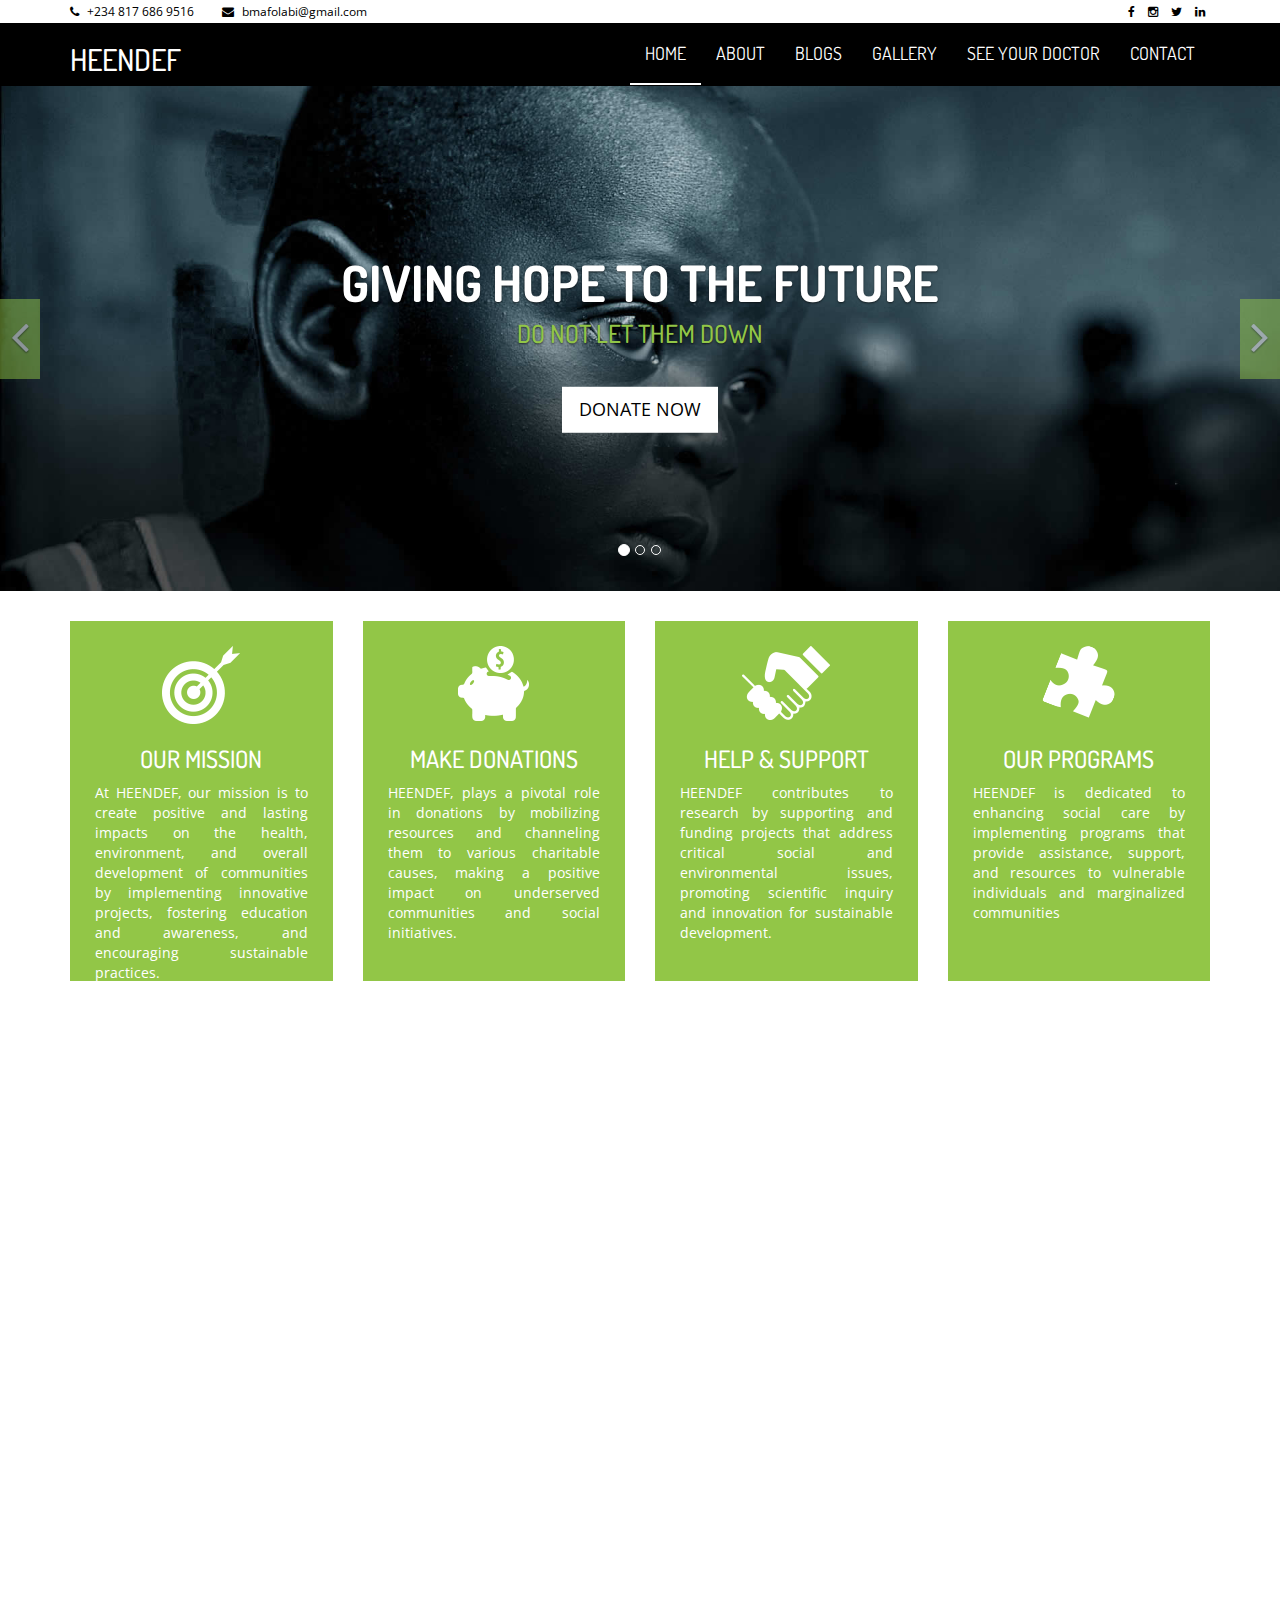
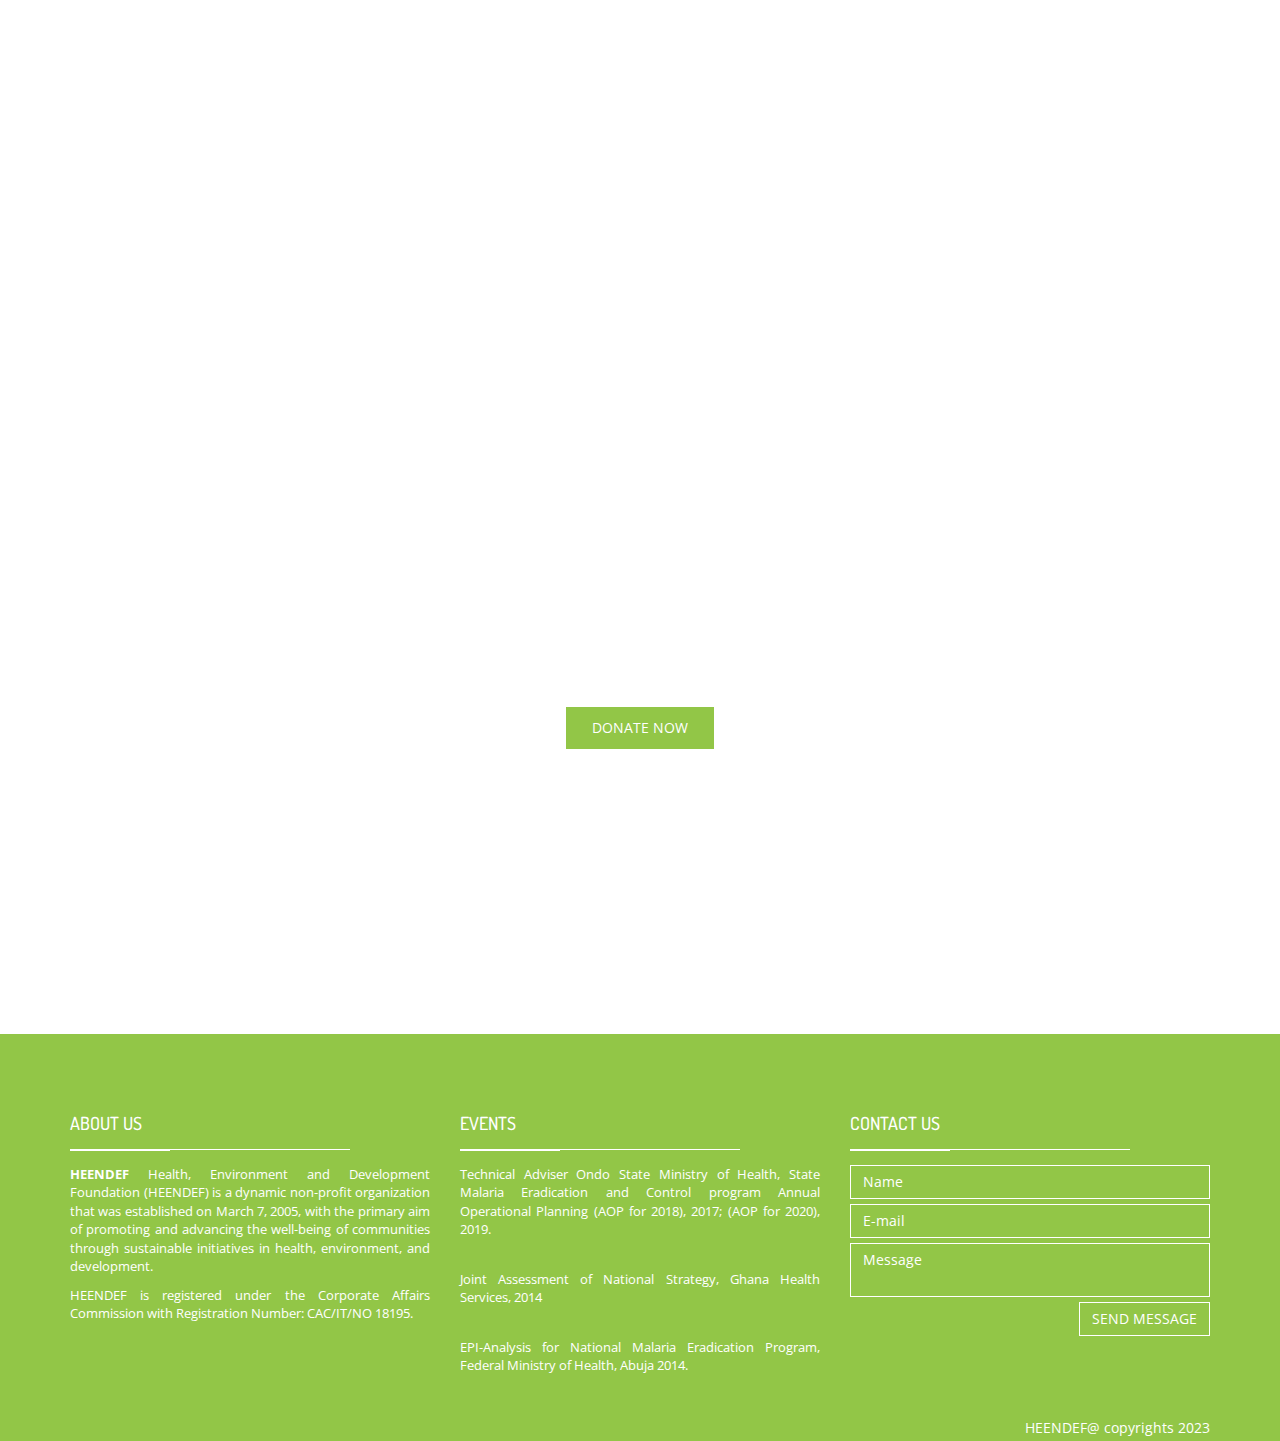
<file: index.html>
<!DOCTYPE html>
<html class="no-js">
    <head>
        <meta charset="utf-8">
        <title>Health Environment Development Foundation | Home</title>
        <meta name="description" content="">
        <meta name="viewport" content="width=device-width, initial-scale=1">
        <!-- Fonts -->
        <link href='http://fonts.googleapis.com/css?family=Open+Sans:400,300,700' rel='stylesheet' type='text/css'>
        <link href='http://fonts.googleapis.com/css?family=Dosis:400,700' rel='stylesheet' type='text/css'>

        <!-- Bootsrap -->
        <link rel="stylesheet" href="assets/css/bootstrap.min.css">

        <!-- Font awesome -->
        <link rel="stylesheet" href="assets/css/font-awesome.min.css">

        <!-- Owl carousel -->
        <link rel="stylesheet" href="assets/css/owl.carousel.css">

        <!-- Template main Css -->
        <link rel="stylesheet" href="assets/css/style.css">
        
        <!-- Modernizr -->
        <script src="assets/js/modernizr-2.6.2.min.js"></script>

        <link rel="icon"  href="assets/images/logo.jpg">


    </head>

    <body>


    <header class="main-header">
        
    
        <nav class="navbar navbar-static-top" >

            <div class="navbar-top">

              <div class="container" style="color: black;">
                  <div class="row">

                    <div class="col-sm-6 col-xs-12">

                        <ul class="list-unstyled list-inline header-contact">
                            <li> <i class="fa fa-phone"></i> <a href="tel:">+234 817 686 9516 </a> </li>
                             <li> <i class="fa fa-envelope"></i> <a href="mailto:bmafolabi@gmail.com">bmafolabi@gmail.com</a> </li>
                       </ul> <!-- /.header-contact  -->
                      
                    </div>

                    <div class="col-sm-6 col-xs-12 text-right"  >

                        <ul class="list-unstyled list-inline header-social">

                            <li> <a href="#"> <i class="fa fa-facebook"></i> </a> </li>
                            <li> <a href="#"> <i class="fa fa-instagram"></i>  </a> </li>
                            <li> <a href="#"> <i class="fa fa-twitter"></i>  </a> </li>
                            <li> <a href="#"> <i class="fa fa-linkedin"></i>  </a> </li>
                       </ul> <!-- /.header-social  -->
                      
                    </div>


                  </div>
              </div>

            </div>

            <div class="navbar-main" style="background-color: black;">
              
              <div class="container">

                <div class="navbar-header">
                  <button type="button" class="navbar-toggle collapsed" data-toggle="collapse" data-target="#navbar" aria-expanded="false" aria-controls="navbar">

                    <span class="sr-only">Toggle navigation</span>
                    <span class="icon-bar"></span>
                    <span class="icon-bar"></span>
                    <span class="icon-bar"></span>

                  </button>
                  
                  <!-- <a class="navbar-brand" href="index.html"><img src="assets/images/logo.jpg" alt=""></a> -->
                  <h2>HEENDEF </h2>
                </div>

                <div id="navbar" class="navbar-collapse collapse pull-right">

                  <ul class="nav navbar-nav">

                    <li><a class="is-active" href="index.html">HOME</a></li>
                    <li><a href="about.html">ABOUT</a></li>
                    <li class="has-child"><a href="#">BLOGS</a>

                      <ul class="submenu">
                         <li class="submenu-item"><a href="causes.html">Recent Works </a></li>
                         <li class="submenu-item"><a href="causes-single.html">Engaged Activities </a></li>
                         <li class="submenu-item"><a href="causes-single.html">Research Works  </a></li>
                         <li class="submenu-item"><a href="causes-single.html">Proposed Study </a></li>
                      </ul>

                    </li>
                    <li><a href="gallery.html">GALLERY</a></li>
                    <li><a href="admin/index.php">SEE YOUR DOCTOR</a></li>
                    <li><a href="contact.html">CONTACT</a></li>
                    

                  </ul>

                </div> <!-- /#navbar -->

              </div> <!-- /.container -->
              
            </div> <!-- /.navbar-main -->


        </nav> 

    </header> <!-- /. main-header -->



    <!-- Carousel
    ================================================== -->
    <div id="homeCarousel" class="carousel slide carousel-home" data-ride="carousel">

          <!-- Indicators -->
          <ol class="carousel-indicators">
            <li data-target="#homeCarousel" data-slide-to="0" class="active"></li>
            <li data-target="#homeCarousel" data-slide-to="1"></li>
            <li data-target="#homeCarousel" data-slide-to="2"></li>
          </ol>

          <div class="carousel-inner" role="listbox">

            <div class="item active">

              <img src="assets/images/slider/home-slider-2.jpg" alt="">

              <div class="container">

                <div class="carousel-caption">

                  <h2 class="carousel-title bounceInDown animated slow" >Giving hope to the future</h2>
                  <h4 class="carousel-subtitle bounceInUp animated slow ">Do not let them down</h4>
                  <a href="#" class="btn btn-lg btn-secondary hidden-xs bounceInUp animated slow" data-toggle="modal" data-target="#donateModal">DONATE NOW</a>

                </div> <!-- /.carousel-caption -->

              </div>

            </div> <!-- /.item -->


            <div class="item ">

              <img src="assets/images/slider/home-slider-1.jpg" style="width: 100%; height: 100%;" alt="">

              <div class="container">

                <div class="carousel-caption">

                  <h2 class="carousel-title bounceInDown animated slow">Everyone deserves a healthy life</h2>
                  <h4 class="carousel-subtitle bounceInUp animated slow"> So let's do it !</h4>
                  <a href="#" class="btn btn-lg btn-secondary hidden-xs bounceInUp animated" data-toggle="modal" data-target="#donateModal">DONATE NOW</a>

                </div> <!-- /.carousel-caption -->

              </div>

            </div> <!-- /.item -->




            <div class="item ">

              <img src="assets/images/slider/home-slider-3.jpg" alt="">

              <div class="container">

                <div class="carousel-caption">

                  <h2 class="carousel-title bounceInDown animated slow" >We believe in creating impact.</h2>
                  <h4 class="carousel-subtitle bounceInUp animated slow">You can make the diffrence !</h4>
                  <a href="#" class="btn btn-lg btn-secondary hidden-xs bounceInUp animated slow" data-toggle="modal" data-target="#donateModal">DONATE NOW</a>

                </div> <!-- /.carousel-caption -->

              </div>

            </div> <!-- /.item -->

          </div>

          <a class="left carousel-control" href="#homeCarousel" role="button" data-slide="prev">
            <span class="fa fa-angle-left" aria-hidden="true"></span>
            <span class="sr-only">Previous</span>
          </a>

          <a class="right carousel-control" href="#homeCarousel" role="button" data-slide="next">
            <span class="fa fa-angle-right" aria-hidden="true"></span>
            <span class="sr-only">Next</span>
          </a>

    </div><!-- /.carousel -->

    <div class="section-home about-us fadeIn animated">

        <div class="container">

            <div class="row">

                <div class="col-md-3 col-sm-6">
                
                  <div class="about-us-col">

                        <div class="col-icon-wrapper">
                          <img src="assets/images/icons/our-mission-icon.png" alt="">
                        </div>
                        <h3 class="col-title">Our Mission</h3>
                        <div class="col-details">

                          <p>At HEENDEF, our mission is to create positive and lasting impacts on the health, environment, and overall
                            development of communities by implementing innovative projects, fostering education and awareness, and encouraging
                            sustainable practices.
                          </p>
                          
                        </div>
                  </div>
                  
                </div>


                <div class="col-md-3 col-sm-6">
                
                  <div class="about-us-col">

                        <div class="col-icon-wrapper">
                          <img src="assets/images/icons/make-donation-icon.png" alt="">
                        </div>
                        <h3 class="col-title">Make donations</h3>
                        <div class="col-details">

                          <p>
                            HEENDEF, plays a pivotal role in donations by mobilizing resources and channeling them to various 
                            charitable causes, making a positive impact on underserved communities and social initiatives.
                          </p>
                        </div>
                  </div>
                  
                </div>


                <div class="col-md-3 col-sm-6">
                
                  <div class="about-us-col">

                        <div class="col-icon-wrapper">
                          <img src="assets/images/icons/help-icon.png" alt="">
                        </div>
                        <h3 class="col-title">Help & support</h3>
                        <div class="col-details">

                          <p>
                            HEENDEF contributes to research by supporting and funding projects that address critical social and
                             environmental issues, promoting scientific inquiry and innovation for sustainable development.
                          </p>
                        </div>
                  </div>
                  
                </div>


                <div class="col-md-3 col-sm-6">
                
                  <div class="about-us-col">

                        <div class="col-icon-wrapper">
                          <img src="assets/images/icons/programs-icon.png" alt="">
                        </div>
                        <h3 class="col-title">our programs</h3>
                        <div class="col-details">

                          <p>
                            HEENDEF is dedicated to enhancing social care by implementing programs that provide assistance, 
                            support, and resources to vulnerable individuals and marginalized communities
                          </p>
                          
                        </div>
                  </div>
                  
                </div>
                

                
            </div>

        </div>
      
    </div> <!-- /.about-us -->

    <div class="section-home home-reasons">

        <div class="container">

            <div class="row">
                
                <div class="col-md-6">

                    <div class="reasons-col animate-onscroll fadeIn">

                        <img src="assets/images/reasons/we-fight-togother.jpg" alt="">

                        <div class="reasons-titles">

                            <h3 class="reasons-title">WE care about others</h3>
                            <h5 class="reason-subtitle">We are humans</h5>
                            
                        </div>

                        <div class="on-hover hidden-xs">
                            
                                <p> HEENDEF plays a pivotal role in promoting healthy feeding by implementing programs that 
                                  ensure access to nutritious meals and fostering awareness about proper dietary practices.</p>
                                <p>At HEENDEF, we also ensure that there is access to clean and safe drinking water by implementing projects 
                                  that provide water purification systems, and education on proper water hygiene practices.</p>
                                <p>HEENDEF, is also dedicated to enhancing social care by implementing programs that provide
                                   assistance, support, and resources to vulnerable individuals and marginalized communities.</p>
                        </div>
                    </div>
                    
                </div>


                <div class="col-md-6">

                    <div class="reasons-col animate-onscroll fadeIn">

                        <img src="assets/images/reasons/we-care-about.jpg" alt="">

                        <div class="reasons-titles">

                            <h3 class="reasons-title">We fight together</h3>
                            <h5 class="reason-subtitle">We are humans</h5>
                            
                        </div>

                        <div class="on-hover hidden-xs">
                            
                                <p> HEENDEF, contributes to research by supporting and funding projects that address critical social 
                                  and environmental issues, promoting scientific inquiry and innovation for sustainable development.</p>


                                <p> HEENDEF is an NGO that plays a vital role in improving healthcare
                                   access and quality in underserved communities through various initiatives and partnerships.</p>

                                <p> HEENDEF, an NGO, plays a pivotal role in donations by mobilizing resources and channeling them to various
                                   charitable causes, making a positive impact on underserved communities and social initiatives</p>
                                
                        </div>


                    </div>
                    
                </div>


            </div>
          
  

        </div>
      

    </div> <!-- /.home-reasons -->

    <div class="section-home our-causes animate-onscroll fadeIn">

        <div class="container">

            <h2 class="title-style-1">Our Causes <span class="title-under"></span></h2>

            <div class="row">

                <div class="col-md-3 col-sm-6">

                    <div class="cause">

                        <img src="assets/images/causes/cause-hunger.jpg" alt="" class="cause-img">

                        <h4 class="cause-title">Health Care </h4>
                        <div class="cause-details">
                          At HEENDEF, we believe that good health is a fundamental right for every individual.
                           Our dedicated HealthCare Initiative strives to make quality healthcare accessible and affordable to all,
                            regardless of their socioeconomic background. 
                          Through our relentless efforts, we aim to create a healthier, happier, and more equitable society.
                          <br><br>
                          <br><br>
                        </div>

                      

                        

                    </div> <!-- /.cause -->
                    
                </div> 

                <div class="col-md-3 col-sm-6">

                    <div class="cause">

                        <img src="assets/images/causes/cause-education.jpg" alt="" class="cause-img">


                        <h4 class="cause-title">Social Care</h4>
                        <div class="cause-details">
                          Social care goes beyond providing basic necessities; it encompasses a range of activities 
                          and services designed to enhance the well-being and quality of life for individuals facing challenges.
                           It involves offering emotional support, access to education
                           and healthcare, promoting social inclusion, and empowering communities to become self-sufficient.
                           <br><br><br>
                        </div>

                                               

                    </div> <!-- /.cause -->
                    
                </div>


                <div class="col-md-3 col-sm-6">

                    <div class="cause">

                        
                        <img src="assets/images/causes/cause-culture.jpg" alt="" class="cause-img">

                        <h4 class="cause-title">Research</h4>
                        <div class="cause-details">
                          Research stands as the cornerstone of progress. It provides a lens
                           through which we can understand the intricacies of the world we inhabit. 
                           Our NGO employs research to dive deep into the issues that demand attention, 
                           seeking answers that lead to effective change. Whether it's environmental conservation, social justice,
                           healthcare disparities, or educational inequality,
                           research offers us a compass to navigate through uncharted waters.
                        </div>


                        

                    </div> <!-- /.cause -->
                    
                </div>

                <div class="col-md-3 col-sm-6">

                    <div class="cause">

                        <img src="assets/images/causes/cause-rights.jpg" alt="" class="cause-img">

                        <h4 class="cause-title">Healthy Food & Pure Water</h4>
                        <div class="cause-details">
                          Our NGO's mission is to advocate for and promote the consumption of healthy, 
                          nutrient-rich food and safe, pure water sources. We recognize that these two factors are pivotal
                           to leading a life of vitality and to building strong, resilient communities.  
                           Our commitment to this cause drives us to create awareness, inspire change, and foster a community 
                           that prioritizes well-being through the consumption of nourishing food and clean water.
                        </div>

                       
                        

                    </div> <!-- /.cause -->
                    
                </div>

            </div>

        </div>
        
    </div> <!-- /.our-causes -->

    <div class="btn-holder text-center">

      <a href="#" class="btn btn-primary" data-toggle="modal" data-target="#donateModal"> DONATE NOW</a>
      
    </div>

    




    <div class="section-home our-sponsors animate-onscroll fadeIn">
    
        <div class="container">

            <h2 class="title-style-1">Our Sponsors <span class="title-under"></span></h2>

            <ul class="owl-carousel list-unstyled list-sponsors">

              <li> <img src="assets/images/sponsors/bus.png" alt=""></li>
              <li> <img src="assets/images/sponsors/wikimedia.png" alt=""></li>
              <li> <img src="assets/images/sponsors/one-world.png" alt=""></li>
              <li> <img src="assets/images/sponsors/wikiversity.png" alt=""></li>
              <li> <img src="assets/images/sponsors/united-nations.png" alt=""></li>

              <li> <img src="assets/images/sponsors/bus.png" alt=""></li>
              <li> <img src="assets/images/sponsors/wikimedia.png" alt=""></li>
              <li> <img src="assets/images/sponsors/one-world.png" alt=""></li>
              <li> <img src="assets/images/sponsors/wikiversity.png" alt=""></li>
              <li> <img src="assets/images/sponsors/united-nations.png" alt=""></li>

            </ul>

        </div>

    </div> <!-- /.our-sponsors -->


    


    <footer class="main-footer">

        <div class="footer-top">
            
        </div>


        <div class="footer-main">
            <div class="container">
                
                <div class="row">
                    <div class="col-md-4">

                        <div class="footer-col">

                            <h4 class="footer-title">About us <span class="title-under"></span></h4>

                            <div class="footer-content">

                                <p>
                                    <strong>HEENDEF</strong> Health, Environment and Development Foundation (HEENDEF) is a dynamic non-profit 
                                    organization that was established on March 7, 2005, with the primary aim of promoting and advancing
                                     the well-being of communities through sustainable initiatives in health, environment, and development. 
                                </p> 

                                <p>
                                  HEENDEF is registered under the Corporate Affairs Commission with Registration Number: CAC/IT/NO 18195.
                                  </p>

                            </div>
                            
                        </div>

                    </div>

                    <div class="col-md-4">

                        <div class="footer-col">

                            <h4 class="footer-title">Events <span class="title-under"></span></h4>

                            <div class="footer-content">
                                <ul class="tweets list-unstyled">
                                    <li class="tweet"> 

                                      Technical Adviser Ondo State Ministry of Health, State Malaria Eradication and Control program Annual Operational Planning (AOP for 2018), 2017; (AOP for 2020), 2019.


                                    </li>

                                    <li class="tweet"> 

                                      Joint Assessment of National Strategy, Ghana Health Services, 2014


                                    </li>

                                    <li class="tweet"> 

                                      EPI-Analysis for National Malaria Eradication Program, Federal Ministry of Health, Abuja 2014.


                                    </li>

                                </ul>
                            </div>
                            
                        </div>

                    </div>


                    <div class="col-md-4">

                        <div class="footer-col">

                            <h4 class="footer-title">Contact us <span class="title-under"></span></h4>

                            <div class="footer-content">

                                <div class="footer-form">
                                    
                                    <div class="footer-form" >
                                    
                                    <form action="php/mail.php" class="ajax-form">

                                        <div class="form-group">
                                            <input type="text" name="name" class="form-control" placeholder="Name" required>
                                        </div>

                                         <div class="form-group">
                                            <input type="email" name="email" class="form-control" placeholder="E-mail" required>
                                        </div>

                                        <div class="form-group">
                                            <textarea name="message" class="form-control" placeholder="Message" required></textarea>
                                        </div>

                                        <div class="form-group alerts">
                        
                                            <div class="alert alert-success" role="alert">
                                              
                                            </div>

                                            <div class="alert alert-danger" role="alert">
                                              
                                            </div>
                                            
                                        </div>

                                         <div class="form-group">
                                            <button type="submit" class="btn btn-submit pull-right">Send message</button>
                                        </div>
                                        
                                    </form>

                                </div>

                                </div>
                            </div>
                            
                        </div>

                    </div>
                    <div class="clearfix"></div>



                </div>
                
                
            </div>

            
        </div>

        <div class="footer-bottom">

            <div class="container text-right">
                HEENDEF@ copyrights 2023 
            </div>
        </div>
        
    </footer> <!-- main-footer -->




    <!-- Donate Modal -->
    <div class="modal fade" id="donateModal" tabindex="-1" role="dialog" aria-labelledby="donateModalLabel" aria-hidden="true">

      <div class="modal-dialog">
        <div class="modal-content">
          <div class="modal-header">
            <button type="button" class="close" data-dismiss="modal" aria-label="Close"><span aria-hidden="true">&times;</span></button>
            <h4 class="modal-title" id="donateModalLabel">DONATE NOW</h4>
          </div>
          <div class="modal-body">

                <form class="form-donation">

                        <h3 class="title-style-1 text-center">Thank you for your donation <span class="title-under"></span>  </h3>

                        <div class="row">

                            <div class="form-group col-md-12 ">
                                <input type="text" class="form-control" id="amount" placeholder="AMOUNT(€)">
                            </div>

                        </div>


                        <div class="row">
                            <div class="form-group col-md-6">
                                <input type="text" class="form-control" name="firstName" placeholder="First name*">
                            </div>

                            <div class="form-group col-md-6">
                                <input type="text" class="form-control" name="lastName" placeholder="Last name*">
                            </div>
                        </div>


                        <div class="row">

                            <div class="form-group col-md-6">
                                <input type="text" class="form-control" name="email" placeholder="Email*">
                            </div>

                            <div class="form-group col-md-6">
                                <input type="text" class="form-control" name="phone" placeholder="Phone">
                            </div>

                        </div>

                        <div class="row">

                            <div class="form-group col-md-12">
                                <input type="text" class="form-control" name="address" placeholder="Address">
                            </div>

                        </div>


                        <div class="row">

                            <div class="form-group col-md-12">
                                <textarea cols="30" rows="4" class="form-control" name="note" placeholder="Additional note"></textarea>
                            </div>

                        </div>

                        <div class="row">

                            <div class="form-group col-md-12">
                                <button type="submit" class="btn btn-primary pull-right" name="donateNow" >DONATE NOW</button>
                            </div>

                        </div>



                       
                    
                </form>
            
          </div>
        </div>
      </div>

    </div> <!-- /.modal -->





    <!--  Scripts
    ================================================== -->

    <!-- jQuery -->
    <script src="//ajax.googleapis.com/ajax/libs/jquery/1.11.1/jquery.min.js"></script>
    <script>window.jQuery || document.write('<script src="assets/js/jquery-1.11.1.min.js"><\/script>')</script>

    <!-- Bootsrap javascript file -->
    <script src="assets/js/bootstrap.min.js"></script>
    
    <!-- owl carouseljavascript file -->
    <script src="assets/js/owl.carousel.min.js"></script>

    <!-- Template main javascript -->
    <script src="assets/js/main.js"></script>

    <!-- Google Analytics: change UA-XXXXX-X to be your site's ID. -->
    <script>
        (function(b,o,i,l,e,r){b.GoogleAnalyticsObject=l;b[l]||(b[l]=
        function(){(b[l].q=b[l].q||[]).push(arguments)});b[l].l=+new Date;
        e=o.createElement(i);r=o.getElementsByTagName(i)[0];
        e.src='//www.google-analytics.com/analytics.js';
        r.parentNode.insertBefore(e,r)}(window,document,'script','ga'));
        ga('create','UA-XXXXX-X');ga('send','pageview');
    </script>

    </body>
</html>
</file>
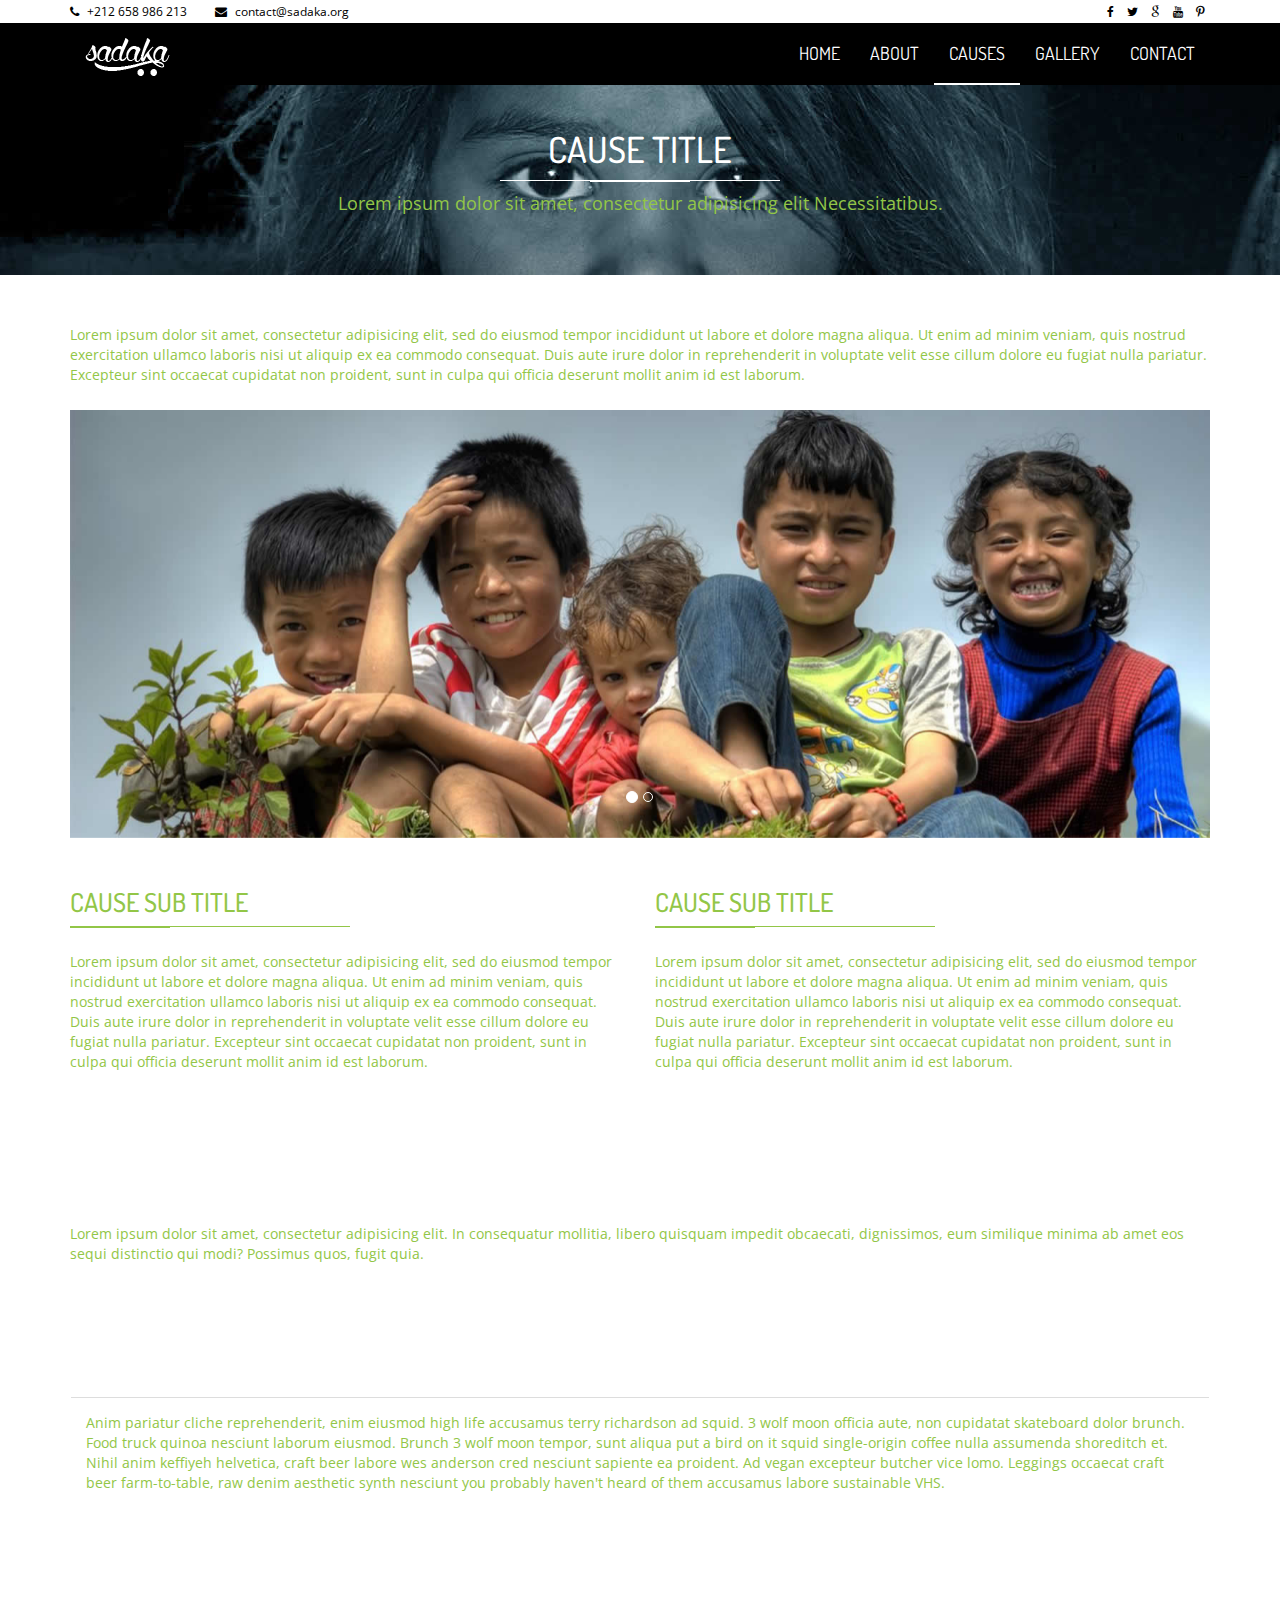
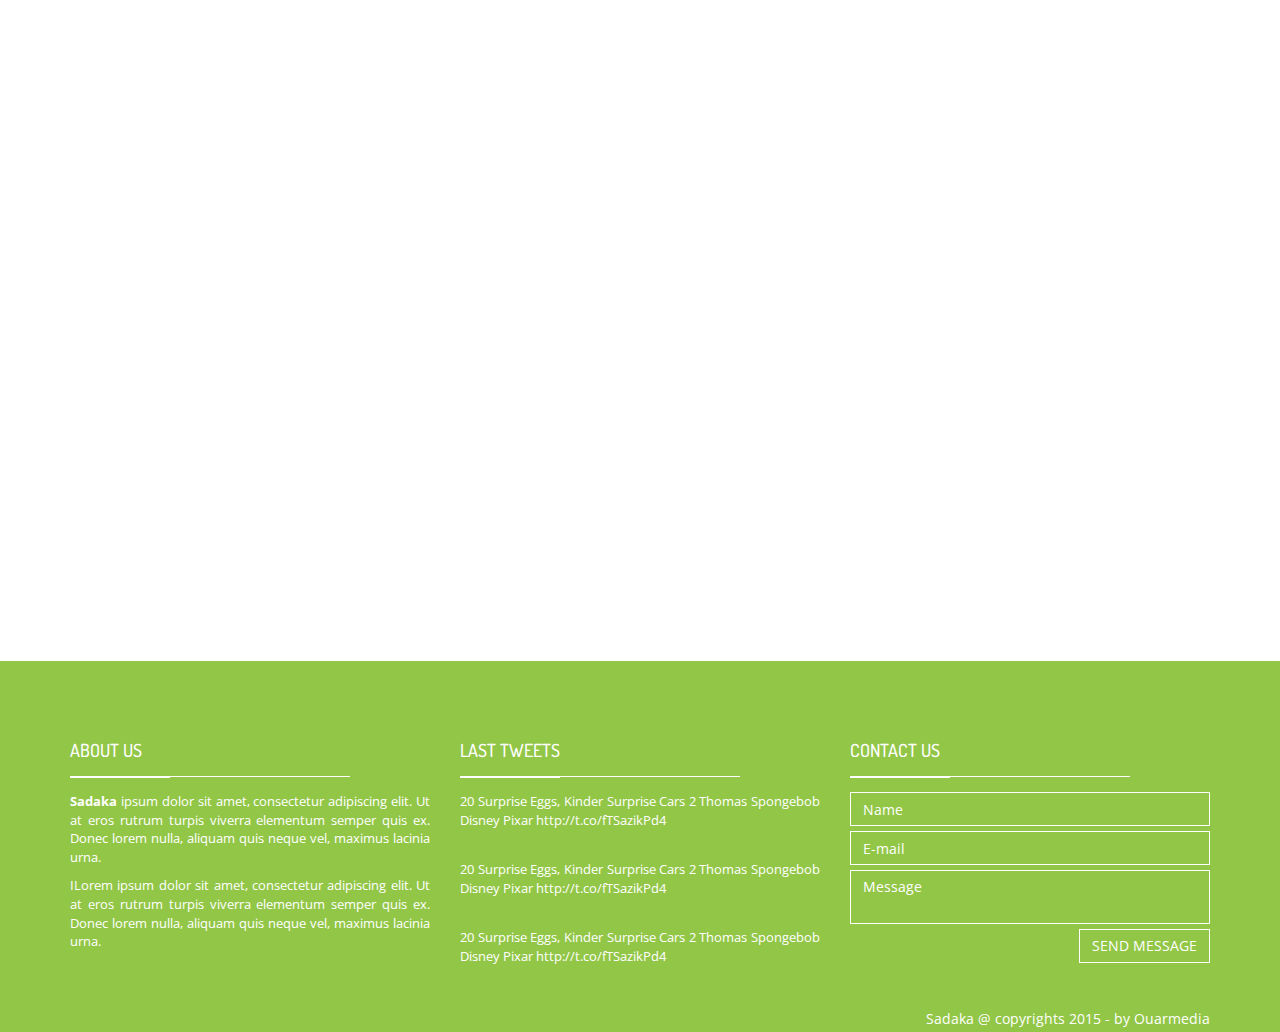
<file: causes-single.html>
<!DOCTYPE html>
<html class="no-js">
    <head>
        <meta charset="utf-8">
        <title>Single cause | Charity / Non-profit responsive Bootstrap HTML5 template</title>
        <meta name="description" content="">
        <meta name="viewport" content="width=device-width, initial-scale=1">

        <!-- Fonts -->
        <link href='http://fonts.googleapis.com/css?family=Open+Sans:400,300,700' rel='stylesheet' type='text/css'>
        <link href='http://fonts.googleapis.com/css?family=Dosis:400,700' rel='stylesheet' type='text/css'>

        <!-- Bootsrap -->
        <link rel="stylesheet" href="assets/css/bootstrap.min.css">


        <!-- Font awesome -->
        <link rel="stylesheet" href="assets/css/font-awesome.min.css">

        <!-- PrettyPhoto -->
        <link rel="stylesheet" href="assets/css/prettyPhoto.css">

        <!-- Template main Css -->
        <link rel="stylesheet" href="assets/css/style.css">
        
        <!-- Modernizr -->
        <script src="assets/js/modernizr-2.6.2.min.js"></script>


    </head>
    <body>
    <!-- NAVBAR
    ================================================== -->

    <header class="main-header">
        
    
        <nav class="navbar navbar-static-top">

            <div class="navbar-top">

              <div class="container">
                  <div class="row">

                    <div class="col-sm-6 col-xs-12">

                        <ul class="list-unstyled list-inline header-contact">
                            <li> <i class="fa fa-phone"></i> <a href="tel:">+212 658 986 213 </a> </li>
                             <li> <i class="fa fa-envelope"></i> <a href="mailto:contact@sadaka.org">contact@sadaka.org</a> </li>
                       </ul> <!-- /.header-contact  -->
                      
                    </div>

                    <div class="col-sm-6 col-xs-12 text-right">

                        <ul class="list-unstyled list-inline header-social">

                            <li> <a href="#" target="_blank"> <i class="fa fa-facebook"></i> </a> </li>
                            <li> <a href="#" target="_blank"> <i class="fa fa-twitter"></i>  </a> </li>
                            <li> <a href="#" target="_blank"> <i class="fa fa-google"></i>  </a> </li>
                            <li> <a href="#" target="_blank"> <i class="fa fa-youtube"></i>  </a> </li>
                            <li> <a href="#" target="_blank"> <i class="fa fa fa-pinterest-p"></i>  </a> </li>

                       </ul> <!-- /.header-social  -->
                      
                    </div>


                  </div>
              </div>

            </div>

            <div class="navbar-main">
              
              <div class="container">

                <div class="navbar-header">
                  <button type="button" class="navbar-toggle collapsed" data-toggle="collapse" data-target="#navbar" aria-expanded="false" aria-controls="navbar">

                    <span class="sr-only">Toggle navigation</span>
                    <span class="icon-bar"></span>
                    <span class="icon-bar"></span>
                    <span class="icon-bar"></span>

                  </button>
                  
                  <a class="navbar-brand" href="index.html"><img src="assets/images/sadaka-logo.png" alt=""></a>
                  
                </div>

                <div id="navbar" class="navbar-collapse collapse pull-right">

                  <ul class="nav navbar-nav">

                    <li><a href="index.html">HOME</a></li>
                    <li><a href="about.html">ABOUT</a></li>
                    <li class="has-child "><a class="is-active" href="#">CAUSES</a>

                      <ul class="submenu">
                         <li class="submenu-item"><a href="causes.html">Causes list </a></li>
                         <li class="submenu-item"><a href="causes-single.html">Single cause </a></li>
                         <li class="submenu-item"><a href="causes-single.html">Single cause </a></li>
                         <li class="submenu-item"><a href="causes-single.html">Single cause </a></li>
                      </ul>

                    </li>
                    <li><a href="gallery.html">GALLERY</a></li>
                    <li><a href="contact.html">CONTACT</a></li>

                  </ul>

                </div> <!-- /#navbar -->

              </div> <!-- /.container -->
              
            </div> <!-- /.navbar-main -->


        </nav> 

    </header> <!-- /. main-header -->


	<div class="page-heading text-center">

		<div class="container zoomIn animated">
			
			<h1 class="page-title">CAUSE TITLE <span class="title-under"></span></h1>
			<p class="page-description">
				Lorem ipsum dolor sit amet, consectetur adipisicing elit Necessitatibus.
			</p>
			
		</div>

	</div>

	<div class="main-container">

		<div class="container">

			<div class="row">

				<div class="col-md-12 fadeIn animated">

					<p>
						Lorem ipsum dolor sit amet, consectetur adipisicing elit, sed do eiusmod
						tempor incididunt ut labore et dolore magna aliqua. Ut enim ad minim veniam,
						quis nostrud exercitation ullamco laboris nisi ut aliquip ex ea commodo
						consequat. Duis aute irure dolor in reprehenderit in voluptate velit esse
						cillum dolore eu fugiat nulla pariatur. Excepteur sint occaecat cupidatat non
						proident, sunt in culpa qui officia deserunt mollit anim id est laborum.
					</p>

				</div>

				<div class="col-md-12 fadeIn animated">

					<div id="cause-carousel" class="carousel slide cause-carousel" data-ride="carousel">

						  <!-- Indicators -->
						  <ol class="carousel-indicators">
						    <li data-target="#cause-carousel" data-slide-to="0" class="active"></li>
						    <li data-target="#cause-carousel" data-slide-to="1"></li>
						  </ol>

						  <!-- Wrapper for slides -->
						  <div class="carousel-inner" role="listbox">

						    <div class="item active">

						      <img src="assets/images/causes/slider/cause-slider-1.jpg" alt="">
						      
						    </div>

						    <div class="item">

						      <img src="assets/images/causes/slider/cause-slider-2.jpg" alt="">
						      
						    </div>

						  </div>
					</div>

				</div>

			</div>

			<div class="row fadeIn animated">

				<div class="col-md-6">

					<h2 class="title-style-2"> Cause sub title <span class="title-under"></span></h2>

					<p>
						Lorem ipsum dolor sit amet, consectetur adipisicing elit, sed do eiusmod
						tempor incididunt ut labore et dolore magna aliqua. Ut enim ad minim veniam,
						quis nostrud exercitation ullamco laboris nisi ut aliquip ex ea commodo
						consequat. Duis aute irure dolor in reprehenderit in voluptate velit esse
						cillum dolore eu fugiat nulla pariatur. Excepteur sint occaecat cupidatat non
						proident, sunt in culpa qui officia deserunt mollit anim id est laborum.
					</p>

				</div>

				<div class="col-md-6">

					<h2 class="title-style-2"> Cause sub title <span class="title-under"></span></h2>

					<p>
						Lorem ipsum dolor sit amet, consectetur adipisicing elit, sed do eiusmod
						tempor incididunt ut labore et dolore magna aliqua. Ut enim ad minim veniam,
						quis nostrud exercitation ullamco laboris nisi ut aliquip ex ea commodo
						consequat. Duis aute irure dolor in reprehenderit in voluptate velit esse
						cillum dolore eu fugiat nulla pariatur. Excepteur sint occaecat cupidatat non
						proident, sunt in culpa qui officia deserunt mollit anim id est laborum.
					</p>

				</div>

			</div>

			<div class="row ">

				<div class="col-md-12 fadeIn animate-onscroll">

					<h2 class="title-style-2"> Tabs <span class="title-under"></span></h2>

					
						<div role="tabpanel">

							  <!-- Nav tabs -->
							  <ul class="nav nav-tabs" role="tablist">
							    <li role="presentation" class="active"><a href="#home" aria-controls="home" role="tab" data-toggle="tab">Home</a></li>
							    <li role="presentation"><a href="#profile" aria-controls="profile" role="tab" data-toggle="tab">Profile</a></li>
							    <li role="presentation"><a href="#messages" aria-controls="messages" role="tab" data-toggle="tab">Messages</a></li>
							    <li role="presentation"><a href="#settings" aria-controls="settings" role="tab" data-toggle="tab">Settings</a></li>
							  </ul>

							  <!-- Tab panes -->
							  <div class="tab-content">
							    <div role="tabpanel" class="tab-pane active" id="home">
							    	Lorem ipsum dolor sit amet, consectetur adipisicing elit. In consequatur mollitia, libero quisquam impedit obcaecati, dignissimos, eum similique minima ab amet eos sequi distinctio qui modi? Possimus quos, fugit quia.</div>
							    <div role="tabpanel" class="tab-pane" id="profile">
							    	Lorem ipsum dolor sit amet, consectetur adipisicing elit. Molestiae aut culpa a commodi. Quidem asperiores aliquid sequi incidunt quas soluta eum ab fugiat deleniti in at iste, illum ipsam nisi.</div>
							    <div role="tabpanel" class="tab-pane" id="messages">
							    	Lorem ipsum dolor sit amet, consectetur adipisicing elit. Ex aliquam corrupti quibusdam nostrum, aspernatur iure illo, alias vitae, reiciendis culpa explicabo minus iusto ipsum cum tempore incidunt iste praesentium nihil.</div>
							    <div role="tabpanel" class="tab-pane" id="settings">
							    	Lorem ipsum dolor sit amet, consectetur adipisicing elit. Ea ducimus ullam distinctio fugiat voluptates! Vero quis adipisci asperiores aliquam ullam doloremque dolor, reprehenderit, accusamus nisi ut eveniet quas reiciendis dolore.</div>
							  </div>

						</div>

						<p></p>
					

				</div>

				<div class="col-md-12 fadeIn animate-onscroll">
				
					<h2 class="title-style-2"> Accordion <span class="title-under"></span></h2>

					<div class="panel-group" id="accordion" role="tablist" aria-multiselectable="true">
					  <div class="panel panel-default">
					    <div class="panel-heading" role="tab" id="headingOne">
					      <h4 class="panel-title">
					        <a data-toggle="collapse" data-parent="#accordion" href="#collapseOne" aria-expanded="true" aria-controls="collapseOne">
					          Collapsible Group Item #1
					        </a>
					      </h4>
					    </div>
					    <div id="collapseOne" class="panel-collapse collapse in" role="tabpanel" aria-labelledby="headingOne">
					      <div class="panel-body">
					        Anim pariatur cliche reprehenderit, enim eiusmod high life accusamus terry richardson ad squid. 3 wolf moon officia aute, non cupidatat skateboard dolor brunch. Food truck quinoa nesciunt laborum eiusmod. Brunch 3 wolf moon tempor, sunt aliqua put a bird on it squid single-origin coffee nulla assumenda shoreditch et. Nihil anim keffiyeh helvetica, craft beer labore wes anderson cred nesciunt sapiente ea proident. Ad vegan excepteur butcher vice lomo. Leggings occaecat craft beer farm-to-table, raw denim aesthetic synth nesciunt you probably haven't heard of them accusamus labore sustainable VHS.
					      </div>
					    </div>
					  </div>
					  <div class="panel panel-default">
					    <div class="panel-heading" role="tab" id="headingTwo">
					      <h4 class="panel-title">
					        <a class="collapsed" data-toggle="collapse" data-parent="#accordion" href="#collapseTwo" aria-expanded="false" aria-controls="collapseTwo">
					          Collapsible Group Item #2
					        </a>
					      </h4>
					    </div>
					    <div id="collapseTwo" class="panel-collapse collapse" role="tabpanel" aria-labelledby="headingTwo">
					      <div class="panel-body">
					        Anim pariatur cliche reprehenderit, enim eiusmod high life accusamus terry richardson ad squid. 3 wolf moon officia aute, non cupidatat skateboard dolor brunch. Food truck quinoa nesciunt laborum eiusmod. Brunch 3 wolf moon tempor, sunt aliqua put a bird on it squid single-origin coffee nulla assumenda shoreditch et. Nihil anim keffiyeh helvetica, craft beer labore wes anderson cred nesciunt sapiente ea proident. Ad vegan excepteur butcher vice lomo. Leggings occaecat craft beer farm-to-table, raw denim aesthetic synth nesciunt you probably haven't heard of them accusamus labore sustainable VHS.
					      </div>
					    </div>
					  </div>
					  <div class="panel panel-default">
					    <div class="panel-heading" role="tab" id="headingThree">
					      <h4 class="panel-title">
					        <a class="collapsed" data-toggle="collapse" data-parent="#accordion" href="#collapseThree" aria-expanded="false" aria-controls="collapseThree">
					          Collapsible Group Item #3
					        </a>
					      </h4>
					    </div>
					    <div id="collapseThree" class="panel-collapse collapse" role="tabpanel" aria-labelledby="headingThree">
					      <div class="panel-body">
					        Anim pariatur cliche reprehenderit, enim eiusmod high life accusamus terry richardson ad squid. 3 wolf moon officia aute, non cupidatat skateboard dolor brunch. Food truck quinoa nesciunt laborum eiusmod. Brunch 3 wolf moon tempor, sunt aliqua put a bird on it squid single-origin coffee nulla assumenda shoreditch et. Nihil anim keffiyeh helvetica, craft beer labore wes anderson cred nesciunt sapiente ea proident. Ad vegan excepteur butcher vice lomo. Leggings occaecat craft beer farm-to-table, raw denim aesthetic synth nesciunt you probably haven't heard of them accusamus labore sustainable VHS.
					      </div>
					    </div>
					  </div>
					</div>

					<p></p>

				</div>


				<div class="col-md-12 fadeIn animate-onscroll">

					<h2 class="title-style-2">Tables <span class="title-under"></span></h2>
					
						<h4>TABLE STYLE 1</h4>
						<table class="table table-style-1">
					      <thead>
					        <tr>
					          <th>#</th>
					          <th>First Name</th>
					          <th>Last Name</th>
					          <th>Username</th>
					        </tr>
					      </thead>
					      <tbody>
					        <tr>
					          <th scope="row">1</th>
					          <td>Mark</td>
					          <td>Otto</td>
					          <td>@mdo</td>
					        </tr>
					        <tr>
					          <th scope="row">2</th>
					          <td>Jacob</td>
					          <td>Thornton</td>
					          <td>@fat</td>
					        </tr>
					        <tr>
					          <th scope="row">3</th>
					          <td>Larry</td>
					          <td>the Bird</td>
					          <td>@twitter</td>
					        </tr>
					      </tbody>
					    </table>

						<h4>TABLE STYLE 2</h4>
					    <table class="table table-style-2">
					      <thead>
					        <tr>
					          <th>#</th>
					          <th>First Name</th>
					          <th>Last Name</th>
					          <th>Username</th>
					        </tr>
					      </thead>
					      <tbody>
					        <tr>
					          <th scope="row">1</th>
					          <td>Mark</td>
					          <td>Otto</td>
					          <td>@mdo</td>
					        </tr>
					        <tr>
					          <th scope="row">2</th>
					          <td>Jacob</td>
					          <td>Thornton</td>
					          <td>@fat</td>
					        </tr>
					        <tr>
					          <th scope="row">3</th>
					          <td>Larry</td>
					          <td>the Bird</td>
					          <td>@twitter</td>
					        </tr>

					          <tr>
					          <th scope="row">1</th>
					          <td>Mark</td>
					          <td>Otto</td>
					          <td>@mdo</td>
					        </tr>
					        <tr>
					          <th scope="row">2</th>
					          <td>Jacob</td>
					          <td>Thornton</td>
					          <td>@fat</td>
					        </tr>
					        <tr>
					          <th scope="row">3</th>
					          <td>Larry</td>
					          <td>the Bird</td>
					          <td>@twitter</td>
					        </tr>

					      </tbody>
					    </table>
					
				</div>
				
			</div>

		</div>

		

		


	</div> <!-- /.main-container  -->


    <footer class="main-footer">

        <div class="footer-top">
            
        </div>


        <div class="footer-main">
            <div class="container">
                
                <div class="row">
                    <div class="col-md-4">

                        <div class="footer-col">

                            <h4 class="footer-title">About us <span class="title-under"></span></h4>

                            <div class="footer-content">
                                <p>
                                    <strong>Sadaka</strong> ipsum dolor sit amet, consectetur adipiscing elit. Ut at eros rutrum turpis viverra elementum semper quis ex. Donec lorem nulla, aliquam quis neque vel, maximus lacinia urna.
                                </p> 

                                <p>
                                    ILorem ipsum dolor sit amet, consectetur adipiscing elit. Ut at eros rutrum turpis viverra elementum semper quis ex. Donec lorem nulla, aliquam quis neque vel, maximus lacinia urna.
                                </p>

                            </div>
                            
                        </div>

                    </div>

                    <div class="col-md-4">

                        <div class="footer-col">

                            <h4 class="footer-title">LAST TWEETS <span class="title-under"></span></h4>

                            <div class="footer-content">
                                <ul class="tweets list-unstyled">
                                    <li class="tweet"> 

                                        20 Surprise Eggs, Kinder Surprise Cars 2 Thomas Spongebob Disney Pixar  http://t.co/fTSazikPd4 

                                    </li>

                                    <li class="tweet"> 

                                        20 Surprise Eggs, Kinder Surprise Cars 2 Thomas Spongebob Disney Pixar  http://t.co/fTSazikPd4 

                                    </li>

                                    <li class="tweet"> 

                                        20 Surprise Eggs, Kinder Surprise Cars 2 Thomas Spongebob Disney Pixar  http://t.co/fTSazikPd4 

                                    </li>

                                </ul>
                            </div>
                            
                        </div>

                    </div>


                    <div class="col-md-4">

                        <div class="footer-col">

                            <h4 class="footer-title">Contact us <span class="title-under"></span></h4>

                            <div class="footer-content">

                                <div class="footer-form" >
                                    
                                    <form action="php/mail.php" class="ajax-form">

                                        <div class="form-group">
                                            <input type="text" name="name" class="form-control" placeholder="Name" required>
                                        </div>

                                         <div class="form-group">
                                            <input type="email" name="email" class="form-control" placeholder="E-mail" required>
                                        </div>

                                        <div class="form-group">
                                            <textarea name="message" class="form-control" placeholder="Message" required></textarea>
                                        </div>

                                        <div class="form-group alerts">
                        
                                            <div class="alert alert-success" role="alert">
                                              
                                            </div>

                                            <div class="alert alert-danger" role="alert">
                                              
                                            </div>
                                            
                                        </div>

                                         <div class="form-group">
                                            <button type="submit" class="btn btn-submit pull-right">Send message</button>
                                        </div>
                                        
                                    </form>

                                </div>
                            </div>
                            
                        </div>

                    </div>
                    <div class="clearfix"></div>



                </div>
                
                
            </div>

            
        </div>

        <div class="footer-bottom">

            <div class="container text-right">
                Sadaka @ copyrights 2015 - by <a href="http://www.ouarmedia.com" target="_blank">Ouarmedia</a>
            </div>
        </div>
        
    </footer>




       
        
        <!-- jQuery -->
        <script src="//ajax.googleapis.com/ajax/libs/jquery/1.11.1/jquery.min.js"></script>
        <script>window.jQuery || document.write('<script src="assets/js/jquery-1.11.1.min.js"><\/script>')</script>

        <!-- Bootsrap javascript file -->
        <script src="assets/js/bootstrap.min.js"></script>

        <!-- PrettyPhoto javascript file -->
        <script src="assets/js/jquery.prettyPhoto.js"></script>



        <!-- Google map  -->
        <script src="http://maps.google.com/maps/api/js?sensor=false&amp;libraries=places" type="text/javascript"></script>


        <!-- Template main javascript -->
        <script src="assets/js/main.js"></script>

        <!-- Google Analytics: change UA-XXXXX-X to be your site's ID. -->
        <script>
            (function(b,o,i,l,e,r){b.GoogleAnalyticsObject=l;b[l]||(b[l]=
            function(){(b[l].q=b[l].q||[]).push(arguments)});b[l].l=+new Date;
            e=o.createElement(i);r=o.getElementsByTagName(i)[0];
            e.src='//www.google-analytics.com/analytics.js';
            r.parentNode.insertBefore(e,r)}(window,document,'script','ga'));
            ga('create','UA-XXXXX-X');ga('send','pageview');
        </script>
    </body>
</html>
</file>
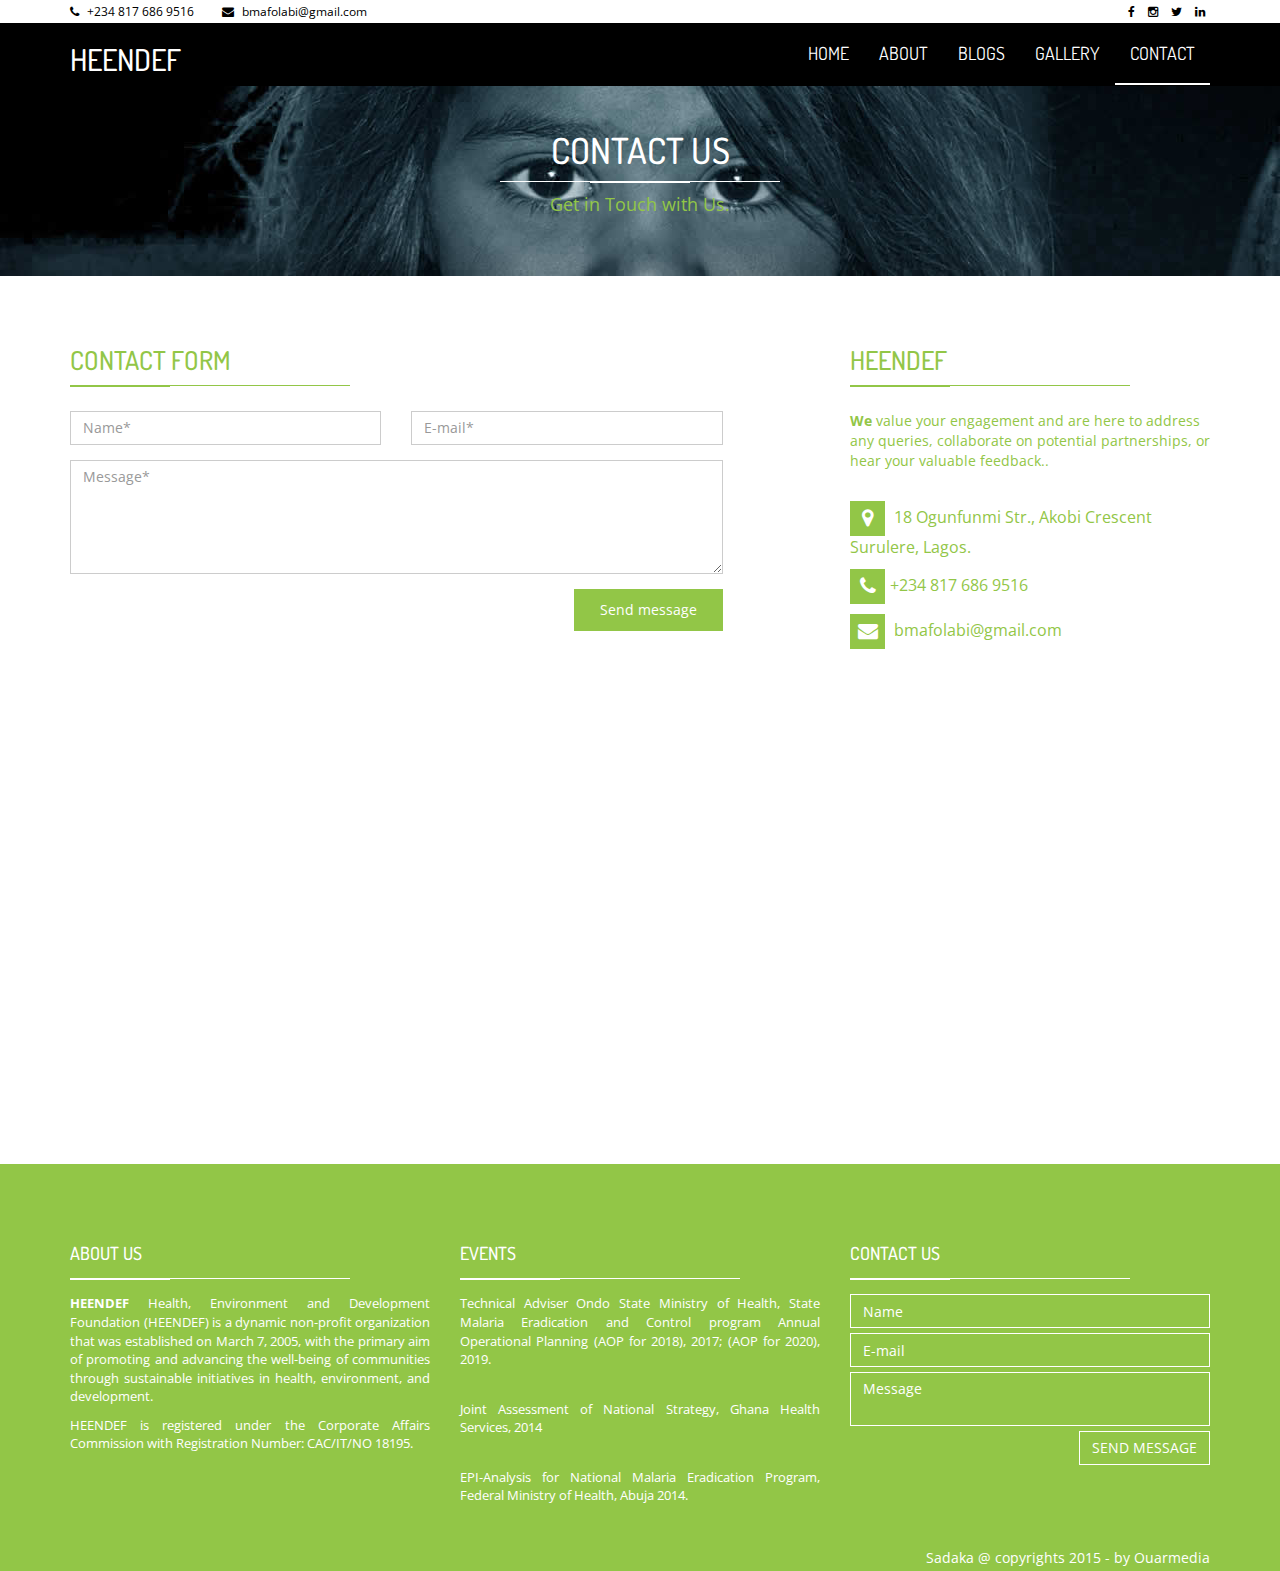
<file: contact.html>
<!DOCTYPE html>
<html class="no-js">
    <head>
        <meta charset="utf-8">
        <title>Contact | Health Environment Development Foundation</title>
        <meta name="description" content="">
        <meta name="viewport" content="width=device-width, initial-scale=1">

        <!-- Fonts -->
        <link href='http://fonts.googleapis.com/css?family=Open+Sans:400,300,700' rel='stylesheet' type='text/css'>
        <link href='http://fonts.googleapis.com/css?family=Dosis:400,700' rel='stylesheet' type='text/css'>

        <!-- Bootsrap -->
        <link rel="stylesheet" href="assets/css/bootstrap.min.css">

        <!-- Font awesome -->
        <link rel="stylesheet" href="assets/css/font-awesome.min.css">

        <!-- Template main Css -->
        <link rel="stylesheet" href="assets/css/style.css">
        
        <!-- Modernizr -->
        <script src="assets/js/modernizr-2.6.2.min.js"></script>

        <link rel="icon"  href="assets/images/logo.jpg">

    </head>
    <body>
    <!-- NAVBAR
    ================================================== -->

    <header class="main-header">
        
    
        <nav class="navbar navbar-static-top">

            <div class="navbar-top">

              <div class="container">
                  <div class="row">

                    <div class="col-sm-6 col-xs-12">

                        <ul class="list-unstyled list-inline header-contact">
                            <li> <i class="fa fa-phone"></i> <a href="tel:">+234 817 686 9516 </a> </li>
                             <li> <i class="fa fa-envelope"></i> <a href="mailto:bmafolabi@gmail.com">bmafolabi@gmail.com</a> </li>
                       </ul> <!-- /.header-contact  -->
                      
                    </div>

                    <div class="col-sm-6 col-xs-12 text-right"  >

                        <ul class="list-unstyled list-inline header-social">

                            <li> <a href="#"> <i class="fa fa-facebook"></i> </a> </li>
                            <li> <a href="#"> <i class="fa fa-instagram"></i>  </a> </li>
                            <li> <a href="#"> <i class="fa fa-twitter"></i>  </a> </li>
                            <li> <a href="#"> <i class="fa fa-linkedin"></i>  </a> </li>
                       </ul> <!-- /.header-social  -->
                      
                    </div>


                  </div>
              </div>

            </div>

            <div class="navbar-main">
              
              <div class="container">

                <div class="navbar-header">
                  <button type="button" class="navbar-toggle collapsed" data-toggle="collapse" data-target="#navbar" aria-expanded="false" aria-controls="navbar">

                    <span class="sr-only">Toggle navigation</span>
                    <span class="icon-bar"></span>
                    <span class="icon-bar"></span>
                    <span class="icon-bar"></span>

                  </button>
                  
                  <!-- <a class="navbar-brand" href="index.html"><img src="assets/images/sadaka-logo.png" alt=""></a> -->
                  <h2>HEENDEF</h2>
                  
                </div>

                <div id="navbar" class="navbar-collapse collapse pull-right">

                  <ul class="nav navbar-nav">

                    <li><a href="index.html">HOME</a></li>
                    <li><a href="about.html">ABOUT</a></li>
                    <li class="has-child"><a href="#">BLOGS</a>

                        <ul class="submenu">
                           <li class="submenu-item"><a href="causes.html">Recent Works </a></li>
                           <li class="submenu-item"><a href="causes-single.html">Engaged Activities </a></li>
                           <li class="submenu-item"><a href="causes-single.html">Research Works  </a></li>
                           <li class="submenu-item"><a href="causes-single.html">Proposed Study </a></li>
                        </ul>
  
                      </li>
                    <li><a href="gallery.html">GALLERY</a></li>
                    <li><a class="is-active"  href="contact.html">CONTACT</a></li>

                  </ul>

                </div> <!-- /#navbar -->

              </div> <!-- /.container -->
              
            </div> <!-- /.navbar-main -->


        </nav> 

    </header> <!-- /. main-header -->


	<div class="page-heading text-center">

		<div class="container zoomIn animated">
			
			<h1 class="page-title">CONTACT US <span class="title-under"></span></h1>
			<p class="page-description">
				Get in Touch with Us.
			</p>
			
		</div>

	</div>

	<div class="main-container fadeIn animated">

		<div class="container">

			<div class="row">

				<div class="col-md-7 col-sm-12 col-form">

					<h2 class="title-style-2">CONTACT FORM <span class="title-under"></span></h2>

					<form action="php/mail.php" class="contact-form ajax-form">

						<div class="row">

							<div class="form-group col-md-6">
	                            <input type="text" name="name" class="form-control" placeholder="Name*" required>
	                        </div>

	                         <div class="form-group col-md-6">
	                            <input type="email" name="email" class="form-control" placeholder="E-mail*" required>
	                        </div>
							
						</div>

                        <div class="form-group">
                            <textarea name="message" rows="5" class="form-control" placeholder="Message*" required></textarea>
                        </div>

                        <div class="form-group alerts">
                        
                        	<div class="alert alert-success" role="alert">
							  
							</div>

							<div class="alert alert-danger" role="alert">
							  
							</div>
							
                        </div>	

                         <div class="form-group">
                            <button type="submit" class="btn btn-primary pull-right">Send message</button>
                        </div>

                        <div class="clearfix"></div>

					</form>

				</div>

				<div class="col-md-4 col-md-offset-1 col-contact">

					<h2 class="title-style-2"> HEENDEF <span class="title-under"></span></h2>
					<p>
						<b>We </b> value your engagement and are here to address any queries,
                         collaborate on potential partnerships, or hear your valuable feedback..
					</p>

					<div class="contact-items">

						<ul class="list-unstyled contact-items-list">
							<li class="contact-item"> <span class="contact-icon"> <i class="fa fa-map-marker"></i></span> 18 Ogunfunmi Str., Akobi Crescent Surulere, Lagos.</li>
							<li class="contact-item"> <span class="contact-icon"> <i class="fa fa-phone"></i></span><a href="tel:+234 817 686 9516">+234 817 686 9516 </a></li>

							<li class="contact-item"> <span class="contact-icon"> <i class="fa fa-envelope"></i></span> <a href="mailto:bmafolabi@gmail.com">bmafolabi@gmail.com</a></li>
						</ul>
					</div>

					
					
				</div>

			</div> <!-- /.row -->


		</div>
		


	</div>

	<iframe src="https://www.google.com/maps/embed?pb=!1m18!1m12!1m3!1d991.0086126189926!2d3.35892246951583!3d6.517323532030606!2m3!1f0!2f0!3f0!3m2!1i1024!2i768!4f13.1!3m3!1m2!1s0x103b8c49dae553c5%3A0x80e0513dd12a34af!2s18%20Ogunfunmi%20St%2C%20Surulere%20102215%2C%20Lagos!5e0!3m2!1sen!2sng!4v1692558271196!5m2!1sen!2sng" width="100%" height="450" style="border:0;" allowfullscreen="" loading="lazy" referrerpolicy="no-referrer-when-downgrade"></iframe>


    <footer class="main-footer">

        <div class="footer-top">
            
        </div>


        <div class="footer-main">
            <div class="container">
                
                <div class="row">
                    <div class="col-md-4">

                        <div class="footer-col">

                            <h4 class="footer-title">About us <span class="title-under"></span></h4>

                            <div class="footer-content">

                                <p>
                                    <strong>HEENDEF</strong> Health, Environment and Development Foundation (HEENDEF) is a dynamic non-profit 
                                    organization that was established on March 7, 2005, with the primary aim of promoting and advancing
                                     the well-being of communities through sustainable initiatives in health, environment, and development. 
                                </p> 

                                <p>
                                  HEENDEF is registered under the Corporate Affairs Commission with Registration Number: CAC/IT/NO 18195.
                                  </p>

                            </div>
                            
                        </div>

                    </div>

                    <div class="col-md-4">

                        <div class="footer-col">

                            <h4 class="footer-title">Events <span class="title-under"></span></h4>

                            <div class="footer-content">
                                <ul class="tweets list-unstyled">
                                    <li class="tweet"> 

                                      Technical Adviser Ondo State Ministry of Health, State Malaria Eradication and Control program Annual Operational Planning (AOP for 2018), 2017; (AOP for 2020), 2019.


                                    </li>

                                    <li class="tweet"> 

                                      Joint Assessment of National Strategy, Ghana Health Services, 2014


                                    </li>

                                    <li class="tweet"> 

                                      EPI-Analysis for National Malaria Eradication Program, Federal Ministry of Health, Abuja 2014.


                                    </li>

                                </ul>
                            </div>
                            
                        </div>

                    </div>


                    <div class="col-md-4">

                        <div class="footer-col">

                            <h4 class="footer-title">Contact us <span class="title-under"></span></h4>

                            <div class="footer-content">

                                <div class="footer-form" >
                                    
                                    <form action="php/mail.php" class="ajax-form">

                                        <div class="form-group">
                                            <input type="text" name="name" class="form-control" placeholder="Name" required>
                                        </div>

                                         <div class="form-group">
                                            <input type="email" name="email" class="form-control" placeholder="E-mail" required>
                                        </div>

                                        <div class="form-group">
                                            <textarea name="message" class="form-control" placeholder="Message" required></textarea>
                                        </div>

                                        <div class="form-group alerts">
                        
                                            <div class="alert alert-success" role="alert">
                                              
                                            </div>

                                            <div class="alert alert-danger" role="alert">
                                              
                                            </div>
                                            
                                        </div>

                                         <div class="form-group">
                                            <button type="submit" class="btn btn-submit pull-right">Send message</button>
                                        </div>
                                        
                                    </form>

                                </div>
                            </div>
                            
                        </div>

                    </div>
                    <div class="clearfix"></div>



                </div>
                
                
            </div>

            
        </div>

        <div class="footer-bottom">

            <div class="container text-right">
                Sadaka @ copyrights 2015 - by <a href="http://www.ouarmedia.com" target="_blank">Ouarmedia</a>
            </div>
        </div>
        
    </footer>




       
        
        <!-- jQuery -->
        <script src="//ajax.googleapis.com/ajax/libs/jquery/1.11.1/jquery.min.js"></script>
        <script>window.jQuery || document.write('<script src="assets/js/jquery-1.11.1.min.js"><\/script>')</script>

        <!-- Bootsrap javascript file -->
        <script src="assets/js/bootstrap.min.js"></script>


        <!-- Google map  -->
        <script src="http://maps.google.com/maps/api/js?sensor=false&amp;libraries=places" type="text/javascript"></script>


        <!-- Template main javascript -->
        <script src="assets/js/main.js"></script>

        <!-- Google Analytics: change UA-XXXXX-X to be your site's ID. -->
        <script>
            (function(b,o,i,l,e,r){b.GoogleAnalyticsObject=l;b[l]||(b[l]=
            function(){(b[l].q=b[l].q||[]).push(arguments)});b[l].l=+new Date;
            e=o.createElement(i);r=o.getElementsByTagName(i)[0];
            e.src='//www.google-analytics.com/analytics.js';
            r.parentNode.insertBefore(e,r)}(window,document,'script','ga'));
            ga('create','UA-XXXXX-X');ga('send','pageview');
        </script>
    </body>
</html>
</file>
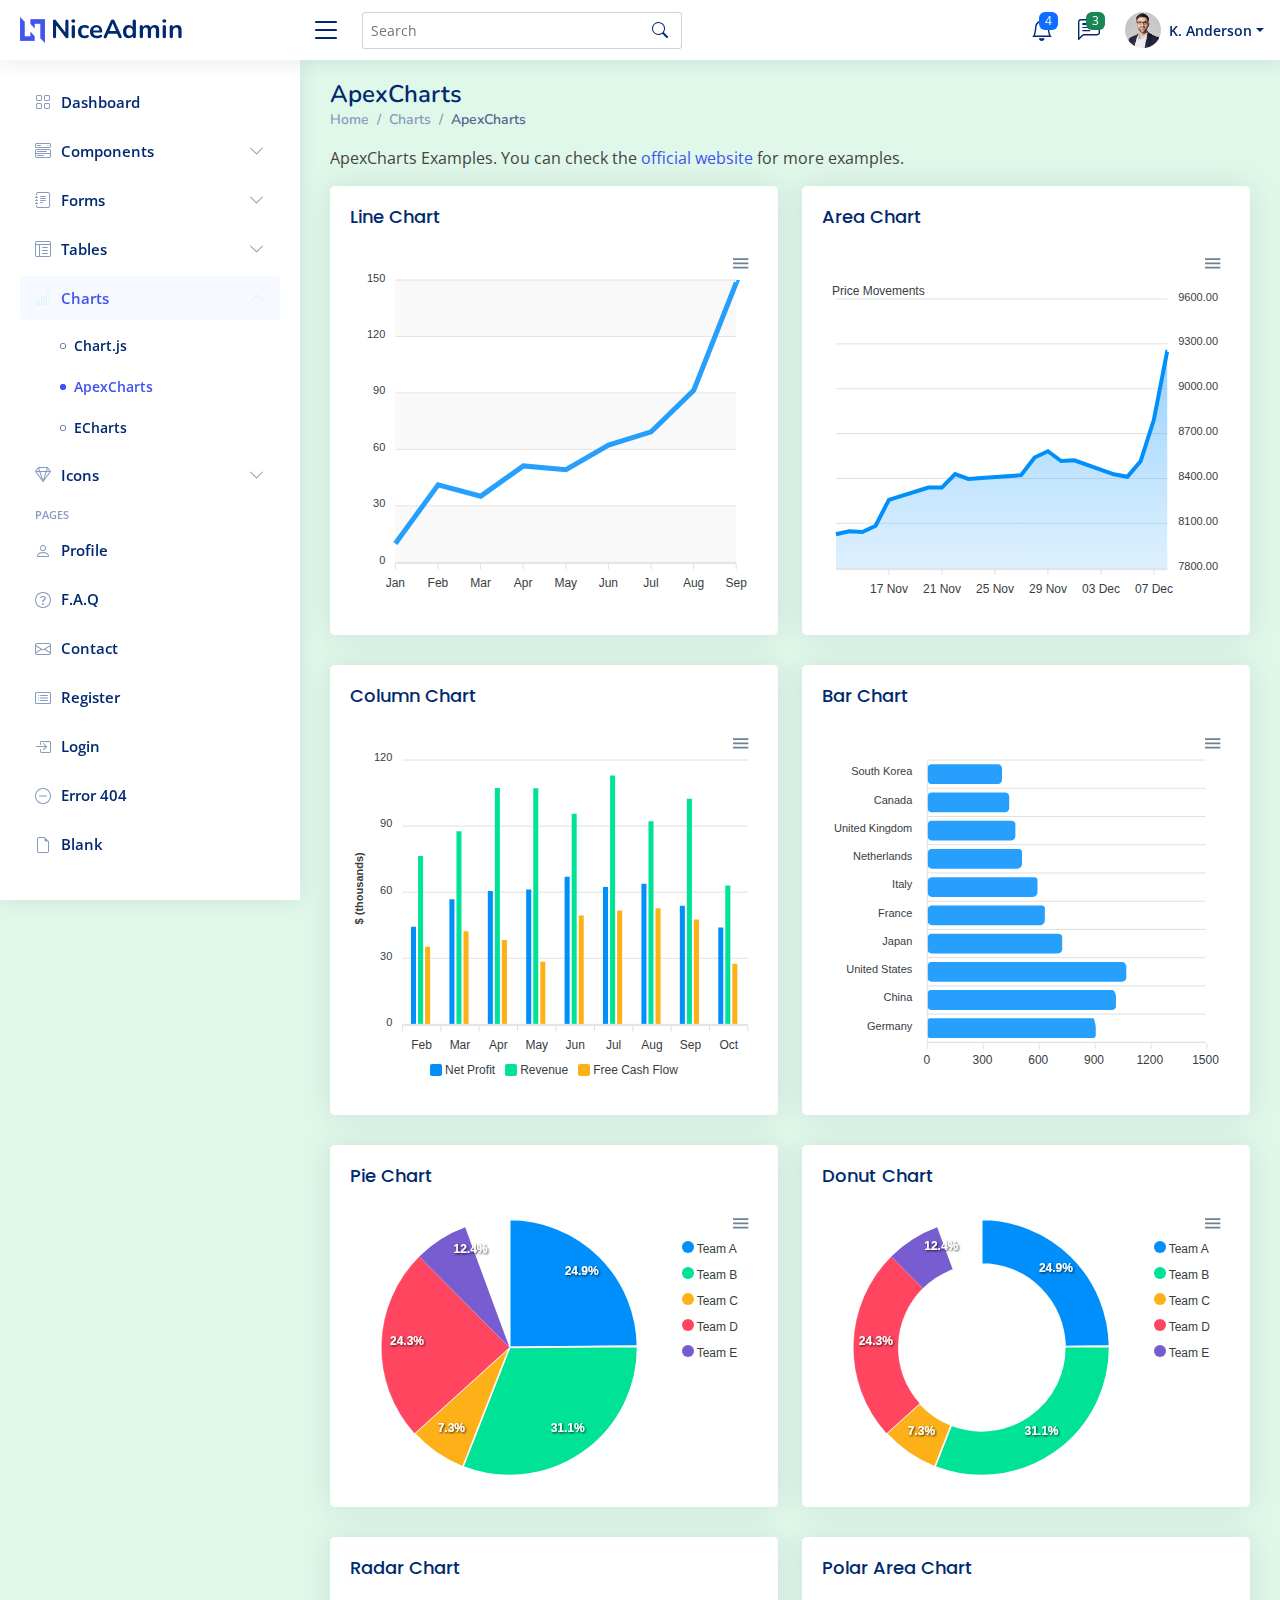
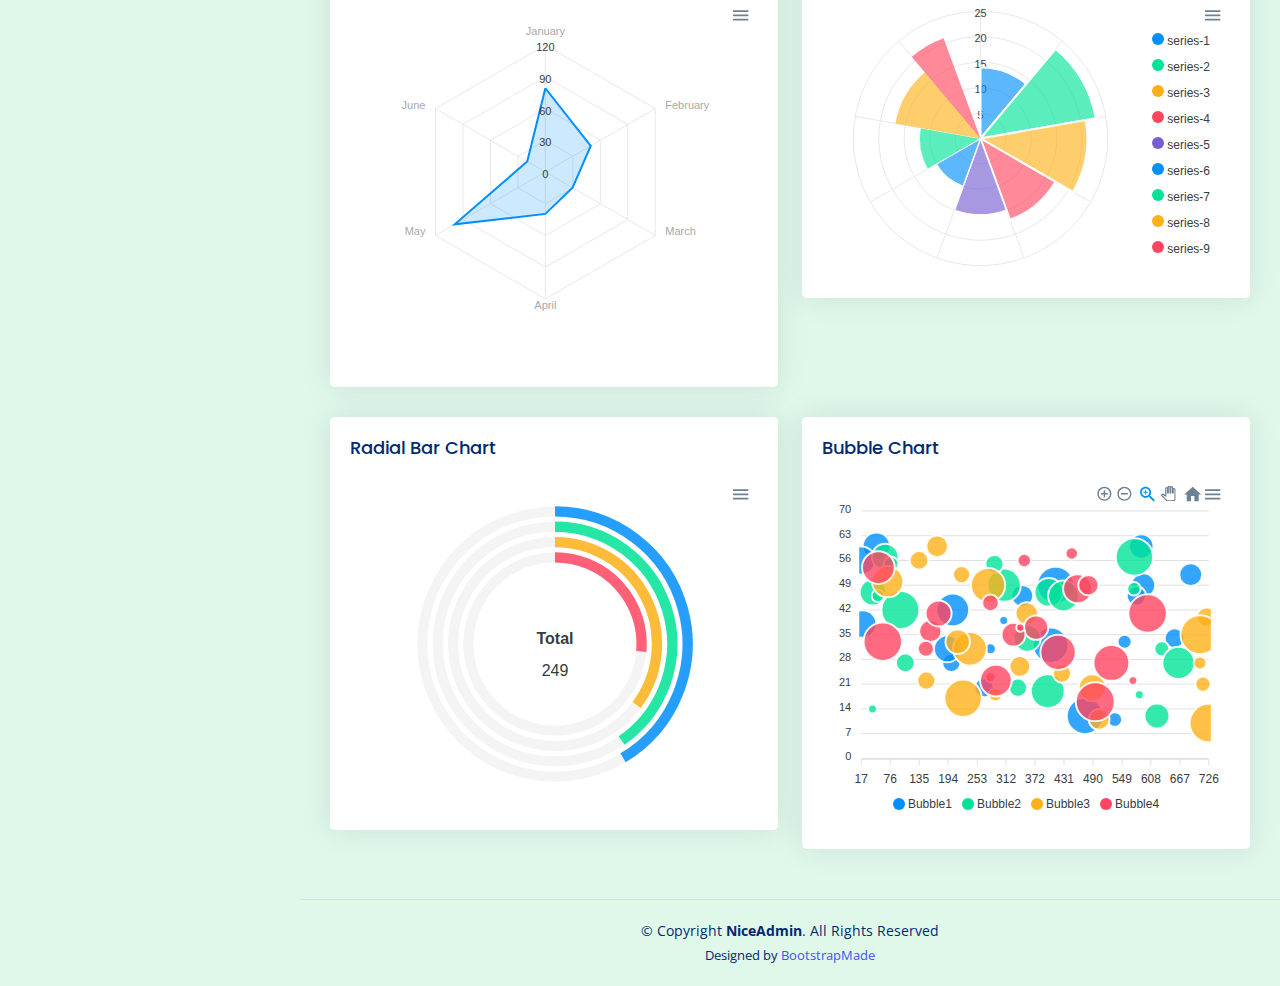
<file: admin/charts-apexcharts.html>
<!DOCTYPE html>
<html lang="en">

<head>
  <meta charset="utf-8">
  <meta content="width=device-width, initial-scale=1.0" name="viewport">

  <title>Charts / ApexCharts - NiceAdmin Bootstrap Template</title>
  <meta content="" name="description">
  <meta content="" name="keywords">

  <!-- Favicons -->
  <link href="assets/img/favicon.png" rel="icon">
  <link href="assets/img/apple-touch-icon.png" rel="apple-touch-icon">

  <!-- Google Fonts -->
  <link href="https://fonts.gstatic.com" rel="preconnect">
  <link href="https://fonts.googleapis.com/css?family=Open+Sans:300,300i,400,400i,600,600i,700,700i|Nunito:300,300i,400,400i,600,600i,700,700i|Poppins:300,300i,400,400i,500,500i,600,600i,700,700i" rel="stylesheet">

  <!-- Vendor CSS Files -->
  <link href="assets/vendor/bootstrap/css/bootstrap.min.css" rel="stylesheet">
  <link href="assets/vendor/bootstrap-icons/bootstrap-icons.css" rel="stylesheet">
  <link href="assets/vendor/boxicons/css/boxicons.min.css" rel="stylesheet">
  <link href="assets/vendor/quill/quill.snow.css" rel="stylesheet">
  <link href="assets/vendor/quill/quill.bubble.css" rel="stylesheet">
  <link href="assets/vendor/remixicon/remixicon.css" rel="stylesheet">
  <link href="assets/vendor/simple-datatables/style.css" rel="stylesheet">

  <!-- Template Main CSS File -->
  <link href="assets/css/style.css" rel="stylesheet">

  <!-- =======================================================
  * Template Name: NiceAdmin
  * Updated: Jul 27 2023 with Bootstrap v5.3.1
  * Template URL: https://bootstrapmade.com/nice-admin-bootstrap-admin-html-template/
  * Author: BootstrapMade.com
  * License: https://bootstrapmade.com/license/
  ======================================================== -->
</head>

<body>

  <!-- ======= Header ======= -->
  <header id="header" class="header fixed-top d-flex align-items-center">

    <div class="d-flex align-items-center justify-content-between">
      <a href="index.html" class="logo d-flex align-items-center">
        <img src="assets/img/logo.png" alt="">
        <span class="d-none d-lg-block">NiceAdmin</span>
      </a>
      <i class="bi bi-list toggle-sidebar-btn"></i>
    </div><!-- End Logo -->

    <div class="search-bar">
      <form class="search-form d-flex align-items-center" method="POST" action="#">
        <input type="text" name="query" placeholder="Search" title="Enter search keyword">
        <button type="submit" title="Search"><i class="bi bi-search"></i></button>
      </form>
    </div><!-- End Search Bar -->

    <nav class="header-nav ms-auto">
      <ul class="d-flex align-items-center">

        <li class="nav-item d-block d-lg-none">
          <a class="nav-link nav-icon search-bar-toggle " href="#">
            <i class="bi bi-search"></i>
          </a>
        </li><!-- End Search Icon-->

        <li class="nav-item dropdown">

          <a class="nav-link nav-icon" href="#" data-bs-toggle="dropdown">
            <i class="bi bi-bell"></i>
            <span class="badge bg-primary badge-number">4</span>
          </a><!-- End Notification Icon -->

          <ul class="dropdown-menu dropdown-menu-end dropdown-menu-arrow notifications">
            <li class="dropdown-header">
              You have 4 new notifications
              <a href="#"><span class="badge rounded-pill bg-primary p-2 ms-2">View all</span></a>
            </li>
            <li>
              <hr class="dropdown-divider">
            </li>

            <li class="notification-item">
              <i class="bi bi-exclamation-circle text-warning"></i>
              <div>
                <h4>Lorem Ipsum</h4>
                <p>Quae dolorem earum veritatis oditseno</p>
                <p>30 min. ago</p>
              </div>
            </li>

            <li>
              <hr class="dropdown-divider">
            </li>

            <li class="notification-item">
              <i class="bi bi-x-circle text-danger"></i>
              <div>
                <h4>Atque rerum nesciunt</h4>
                <p>Quae dolorem earum veritatis oditseno</p>
                <p>1 hr. ago</p>
              </div>
            </li>

            <li>
              <hr class="dropdown-divider">
            </li>

            <li class="notification-item">
              <i class="bi bi-check-circle text-success"></i>
              <div>
                <h4>Sit rerum fuga</h4>
                <p>Quae dolorem earum veritatis oditseno</p>
                <p>2 hrs. ago</p>
              </div>
            </li>

            <li>
              <hr class="dropdown-divider">
            </li>

            <li class="notification-item">
              <i class="bi bi-info-circle text-primary"></i>
              <div>
                <h4>Dicta reprehenderit</h4>
                <p>Quae dolorem earum veritatis oditseno</p>
                <p>4 hrs. ago</p>
              </div>
            </li>

            <li>
              <hr class="dropdown-divider">
            </li>
            <li class="dropdown-footer">
              <a href="#">Show all notifications</a>
            </li>

          </ul><!-- End Notification Dropdown Items -->

        </li><!-- End Notification Nav -->

        <li class="nav-item dropdown">

          <a class="nav-link nav-icon" href="#" data-bs-toggle="dropdown">
            <i class="bi bi-chat-left-text"></i>
            <span class="badge bg-success badge-number">3</span>
          </a><!-- End Messages Icon -->

          <ul class="dropdown-menu dropdown-menu-end dropdown-menu-arrow messages">
            <li class="dropdown-header">
              You have 3 new messages
              <a href="#"><span class="badge rounded-pill bg-primary p-2 ms-2">View all</span></a>
            </li>
            <li>
              <hr class="dropdown-divider">
            </li>

            <li class="message-item">
              <a href="#">
                <img src="assets/img/messages-1.jpg" alt="" class="rounded-circle">
                <div>
                  <h4>Maria Hudson</h4>
                  <p>Velit asperiores et ducimus soluta repudiandae labore officia est ut...</p>
                  <p>4 hrs. ago</p>
                </div>
              </a>
            </li>
            <li>
              <hr class="dropdown-divider">
            </li>

            <li class="message-item">
              <a href="#">
                <img src="assets/img/messages-2.jpg" alt="" class="rounded-circle">
                <div>
                  <h4>Anna Nelson</h4>
                  <p>Velit asperiores et ducimus soluta repudiandae labore officia est ut...</p>
                  <p>6 hrs. ago</p>
                </div>
              </a>
            </li>
            <li>
              <hr class="dropdown-divider">
            </li>

            <li class="message-item">
              <a href="#">
                <img src="assets/img/messages-3.jpg" alt="" class="rounded-circle">
                <div>
                  <h4>David Muldon</h4>
                  <p>Velit asperiores et ducimus soluta repudiandae labore officia est ut...</p>
                  <p>8 hrs. ago</p>
                </div>
              </a>
            </li>
            <li>
              <hr class="dropdown-divider">
            </li>

            <li class="dropdown-footer">
              <a href="#">Show all messages</a>
            </li>

          </ul><!-- End Messages Dropdown Items -->

        </li><!-- End Messages Nav -->

        <li class="nav-item dropdown pe-3">

          <a class="nav-link nav-profile d-flex align-items-center pe-0" href="#" data-bs-toggle="dropdown">
            <img src="assets/img/profile-img.jpg" alt="Profile" class="rounded-circle">
            <span class="d-none d-md-block dropdown-toggle ps-2">K. Anderson</span>
          </a><!-- End Profile Iamge Icon -->

          <ul class="dropdown-menu dropdown-menu-end dropdown-menu-arrow profile">
            <li class="dropdown-header">
              <h6>Kevin Anderson</h6>
              <span>Web Designer</span>
            </li>
            <li>
              <hr class="dropdown-divider">
            </li>

            <li>
              <a class="dropdown-item d-flex align-items-center" href="users-profile.html">
                <i class="bi bi-person"></i>
                <span>My Profile</span>
              </a>
            </li>
            <li>
              <hr class="dropdown-divider">
            </li>

            <li>
              <a class="dropdown-item d-flex align-items-center" href="users-profile.html">
                <i class="bi bi-gear"></i>
                <span>Account Settings</span>
              </a>
            </li>
            <li>
              <hr class="dropdown-divider">
            </li>

            <li>
              <a class="dropdown-item d-flex align-items-center" href="pages-faq.html">
                <i class="bi bi-question-circle"></i>
                <span>Need Help?</span>
              </a>
            </li>
            <li>
              <hr class="dropdown-divider">
            </li>

            <li>
              <a class="dropdown-item d-flex align-items-center" href="#">
                <i class="bi bi-box-arrow-right"></i>
                <span>Sign Out</span>
              </a>
            </li>

          </ul><!-- End Profile Dropdown Items -->
        </li><!-- End Profile Nav -->

      </ul>
    </nav><!-- End Icons Navigation -->

  </header><!-- End Header -->

  <!-- ======= Sidebar ======= -->
  <aside id="sidebar" class="sidebar">

    <ul class="sidebar-nav" id="sidebar-nav">

      <li class="nav-item">
        <a class="nav-link collapsed" href="index.html">
          <i class="bi bi-grid"></i>
          <span>Dashboard</span>
        </a>
      </li><!-- End Dashboard Nav -->

      <li class="nav-item">
        <a class="nav-link collapsed" data-bs-target="#components-nav" data-bs-toggle="collapse" href="#">
          <i class="bi bi-menu-button-wide"></i><span>Components</span><i class="bi bi-chevron-down ms-auto"></i>
        </a>
        <ul id="components-nav" class="nav-content collapse " data-bs-parent="#sidebar-nav">
          <li>
            <a href="components-alerts.html">
              <i class="bi bi-circle"></i><span>Alerts</span>
            </a>
          </li>
          <li>
            <a href="components-accordion.html">
              <i class="bi bi-circle"></i><span>Accordion</span>
            </a>
          </li>
          <li>
            <a href="components-badges.html">
              <i class="bi bi-circle"></i><span>Badges</span>
            </a>
          </li>
          <li>
            <a href="components-breadcrumbs.html">
              <i class="bi bi-circle"></i><span>Breadcrumbs</span>
            </a>
          </li>
          <li>
            <a href="components-buttons.html">
              <i class="bi bi-circle"></i><span>Buttons</span>
            </a>
          </li>
          <li>
            <a href="components-cards.html">
              <i class="bi bi-circle"></i><span>Cards</span>
            </a>
          </li>
          <li>
            <a href="components-carousel.html">
              <i class="bi bi-circle"></i><span>Carousel</span>
            </a>
          </li>
          <li>
            <a href="components-list-group.html">
              <i class="bi bi-circle"></i><span>List group</span>
            </a>
          </li>
          <li>
            <a href="components-modal.html">
              <i class="bi bi-circle"></i><span>Modal</span>
            </a>
          </li>
          <li>
            <a href="components-tabs.html">
              <i class="bi bi-circle"></i><span>Tabs</span>
            </a>
          </li>
          <li>
            <a href="components-pagination.html">
              <i class="bi bi-circle"></i><span>Pagination</span>
            </a>
          </li>
          <li>
            <a href="components-progress.html">
              <i class="bi bi-circle"></i><span>Progress</span>
            </a>
          </li>
          <li>
            <a href="components-spinners.html">
              <i class="bi bi-circle"></i><span>Spinners</span>
            </a>
          </li>
          <li>
            <a href="components-tooltips.html">
              <i class="bi bi-circle"></i><span>Tooltips</span>
            </a>
          </li>
        </ul>
      </li><!-- End Components Nav -->

      <li class="nav-item">
        <a class="nav-link collapsed" data-bs-target="#forms-nav" data-bs-toggle="collapse" href="#">
          <i class="bi bi-journal-text"></i><span>Forms</span><i class="bi bi-chevron-down ms-auto"></i>
        </a>
        <ul id="forms-nav" class="nav-content collapse " data-bs-parent="#sidebar-nav">
          <li>
            <a href="forms-elements.html">
              <i class="bi bi-circle"></i><span>Form Elements</span>
            </a>
          </li>
          <li>
            <a href="forms-layouts.html">
              <i class="bi bi-circle"></i><span>Form Layouts</span>
            </a>
          </li>
          <li>
            <a href="forms-editors.html">
              <i class="bi bi-circle"></i><span>Form Editors</span>
            </a>
          </li>
          <li>
            <a href="forms-validation.html">
              <i class="bi bi-circle"></i><span>Form Validation</span>
            </a>
          </li>
        </ul>
      </li><!-- End Forms Nav -->

      <li class="nav-item">
        <a class="nav-link collapsed" data-bs-target="#tables-nav" data-bs-toggle="collapse" href="#">
          <i class="bi bi-layout-text-window-reverse"></i><span>Tables</span><i class="bi bi-chevron-down ms-auto"></i>
        </a>
        <ul id="tables-nav" class="nav-content collapse " data-bs-parent="#sidebar-nav">
          <li>
            <a href="tables-general.html">
              <i class="bi bi-circle"></i><span>General Tables</span>
            </a>
          </li>
          <li>
            <a href="tables-data.html">
              <i class="bi bi-circle"></i><span>Data Tables</span>
            </a>
          </li>
        </ul>
      </li><!-- End Tables Nav -->

      <li class="nav-item">
        <a class="nav-link " data-bs-target="#charts-nav" data-bs-toggle="collapse" href="#">
          <i class="bi bi-bar-chart"></i><span>Charts</span><i class="bi bi-chevron-down ms-auto"></i>
        </a>
        <ul id="charts-nav" class="nav-content collapse show" data-bs-parent="#sidebar-nav">
          <li>
            <a href="charts-chartjs.html">
              <i class="bi bi-circle"></i><span>Chart.js</span>
            </a>
          </li>
          <li>
            <a href="charts-apexcharts.html" class="active">
              <i class="bi bi-circle"></i><span>ApexCharts</span>
            </a>
          </li>
          <li>
            <a href="charts-echarts.html">
              <i class="bi bi-circle"></i><span>ECharts</span>
            </a>
          </li>
        </ul>
      </li><!-- End Charts Nav -->

      <li class="nav-item">
        <a class="nav-link collapsed" data-bs-target="#icons-nav" data-bs-toggle="collapse" href="#">
          <i class="bi bi-gem"></i><span>Icons</span><i class="bi bi-chevron-down ms-auto"></i>
        </a>
        <ul id="icons-nav" class="nav-content collapse " data-bs-parent="#sidebar-nav">
          <li>
            <a href="icons-bootstrap.html">
              <i class="bi bi-circle"></i><span>Bootstrap Icons</span>
            </a>
          </li>
          <li>
            <a href="icons-remix.html">
              <i class="bi bi-circle"></i><span>Remix Icons</span>
            </a>
          </li>
          <li>
            <a href="icons-boxicons.html">
              <i class="bi bi-circle"></i><span>Boxicons</span>
            </a>
          </li>
        </ul>
      </li><!-- End Icons Nav -->

      <li class="nav-heading">Pages</li>

      <li class="nav-item">
        <a class="nav-link collapsed" href="users-profile.html">
          <i class="bi bi-person"></i>
          <span>Profile</span>
        </a>
      </li><!-- End Profile Page Nav -->

      <li class="nav-item">
        <a class="nav-link collapsed" href="pages-faq.html">
          <i class="bi bi-question-circle"></i>
          <span>F.A.Q</span>
        </a>
      </li><!-- End F.A.Q Page Nav -->

      <li class="nav-item">
        <a class="nav-link collapsed" href="pages-contact.html">
          <i class="bi bi-envelope"></i>
          <span>Contact</span>
        </a>
      </li><!-- End Contact Page Nav -->

      <li class="nav-item">
        <a class="nav-link collapsed" href="pages-register.html">
          <i class="bi bi-card-list"></i>
          <span>Register</span>
        </a>
      </li><!-- End Register Page Nav -->

      <li class="nav-item">
        <a class="nav-link collapsed" href="pages-login.html">
          <i class="bi bi-box-arrow-in-right"></i>
          <span>Login</span>
        </a>
      </li><!-- End Login Page Nav -->

      <li class="nav-item">
        <a class="nav-link collapsed" href="pages-error-404.html">
          <i class="bi bi-dash-circle"></i>
          <span>Error 404</span>
        </a>
      </li><!-- End Error 404 Page Nav -->

      <li class="nav-item">
        <a class="nav-link collapsed" href="pages-blank.html">
          <i class="bi bi-file-earmark"></i>
          <span>Blank</span>
        </a>
      </li><!-- End Blank Page Nav -->

    </ul>

  </aside><!-- End Sidebar-->

  <main id="main" class="main">

    <div class="pagetitle">
      <h1>ApexCharts</h1>
      <nav>
        <ol class="breadcrumb">
          <li class="breadcrumb-item"><a href="index.html">Home</a></li>
          <li class="breadcrumb-item">Charts</li>
          <li class="breadcrumb-item active">ApexCharts</li>
        </ol>
      </nav>
    </div><!-- End Page Title -->

    <p>ApexCharts Examples. You can check the <a href="https://apexcharts.com/javascript-chart-demos/" target="_blank">official website</a> for more examples.</p>

    <section class="section">
      <div class="row">

        <div class="col-lg-6">
          <div class="card">
            <div class="card-body">
              <h5 class="card-title">Line Chart</h5>

              <!-- Line Chart -->
              <div id="lineChart"></div>

              <script>
                document.addEventListener("DOMContentLoaded", () => {
                  new ApexCharts(document.querySelector("#lineChart"), {
                    series: [{
                      name: "Desktops",
                      data: [10, 41, 35, 51, 49, 62, 69, 91, 148]
                    }],
                    chart: {
                      height: 350,
                      type: 'line',
                      zoom: {
                        enabled: false
                      }
                    },
                    dataLabels: {
                      enabled: false
                    },
                    stroke: {
                      curve: 'straight'
                    },
                    grid: {
                      row: {
                        colors: ['#f3f3f3', 'transparent'], // takes an array which will be repeated on columns
                        opacity: 0.5
                      },
                    },
                    xaxis: {
                      categories: ['Jan', 'Feb', 'Mar', 'Apr', 'May', 'Jun', 'Jul', 'Aug', 'Sep'],
                    }
                  }).render();
                });
              </script>
              <!-- End Line Chart -->

            </div>
          </div>
        </div>

        <div class="col-lg-6">
          <div class="card">
            <div class="card-body">
              <h5 class="card-title">Area Chart</h5>

              <!-- Area Chart -->
              <div id="areaChart"></div>

              <script>
                document.addEventListener("DOMContentLoaded", () => {
                  const series = {
                    "monthDataSeries1": {
                      "prices": [
                        8107.85,
                        8128.0,
                        8122.9,
                        8165.5,
                        8340.7,
                        8423.7,
                        8423.5,
                        8514.3,
                        8481.85,
                        8487.7,
                        8506.9,
                        8626.2,
                        8668.95,
                        8602.3,
                        8607.55,
                        8512.9,
                        8496.25,
                        8600.65,
                        8881.1,
                        9340.85
                      ],
                      "dates": [
                        "13 Nov 2017",
                        "14 Nov 2017",
                        "15 Nov 2017",
                        "16 Nov 2017",
                        "17 Nov 2017",
                        "20 Nov 2017",
                        "21 Nov 2017",
                        "22 Nov 2017",
                        "23 Nov 2017",
                        "24 Nov 2017",
                        "27 Nov 2017",
                        "28 Nov 2017",
                        "29 Nov 2017",
                        "30 Nov 2017",
                        "01 Dec 2017",
                        "04 Dec 2017",
                        "05 Dec 2017",
                        "06 Dec 2017",
                        "07 Dec 2017",
                        "08 Dec 2017"
                      ]
                    },
                    "monthDataSeries2": {
                      "prices": [
                        8423.7,
                        8423.5,
                        8514.3,
                        8481.85,
                        8487.7,
                        8506.9,
                        8626.2,
                        8668.95,
                        8602.3,
                        8607.55,
                        8512.9,
                        8496.25,
                        8600.65,
                        8881.1,
                        9040.85,
                        8340.7,
                        8165.5,
                        8122.9,
                        8107.85,
                        8128.0
                      ],
                      "dates": [
                        "13 Nov 2017",
                        "14 Nov 2017",
                        "15 Nov 2017",
                        "16 Nov 2017",
                        "17 Nov 2017",
                        "20 Nov 2017",
                        "21 Nov 2017",
                        "22 Nov 2017",
                        "23 Nov 2017",
                        "24 Nov 2017",
                        "27 Nov 2017",
                        "28 Nov 2017",
                        "29 Nov 2017",
                        "30 Nov 2017",
                        "01 Dec 2017",
                        "04 Dec 2017",
                        "05 Dec 2017",
                        "06 Dec 2017",
                        "07 Dec 2017",
                        "08 Dec 2017"
                      ]
                    },
                    "monthDataSeries3": {
                      "prices": [
                        7114.25,
                        7126.6,
                        7116.95,
                        7203.7,
                        7233.75,
                        7451.0,
                        7381.15,
                        7348.95,
                        7347.75,
                        7311.25,
                        7266.4,
                        7253.25,
                        7215.45,
                        7266.35,
                        7315.25,
                        7237.2,
                        7191.4,
                        7238.95,
                        7222.6,
                        7217.9,
                        7359.3,
                        7371.55,
                        7371.15,
                        7469.2,
                        7429.25,
                        7434.65,
                        7451.1,
                        7475.25,
                        7566.25,
                        7556.8,
                        7525.55,
                        7555.45,
                        7560.9,
                        7490.7,
                        7527.6,
                        7551.9,
                        7514.85,
                        7577.95,
                        7592.3,
                        7621.95,
                        7707.95,
                        7859.1,
                        7815.7,
                        7739.0,
                        7778.7,
                        7839.45,
                        7756.45,
                        7669.2,
                        7580.45,
                        7452.85,
                        7617.25,
                        7701.6,
                        7606.8,
                        7620.05,
                        7513.85,
                        7498.45,
                        7575.45,
                        7601.95,
                        7589.1,
                        7525.85,
                        7569.5,
                        7702.5,
                        7812.7,
                        7803.75,
                        7816.3,
                        7851.15,
                        7912.2,
                        7972.8,
                        8145.0,
                        8161.1,
                        8121.05,
                        8071.25,
                        8088.2,
                        8154.45,
                        8148.3,
                        8122.05,
                        8132.65,
                        8074.55,
                        7952.8,
                        7885.55,
                        7733.9,
                        7897.15,
                        7973.15,
                        7888.5,
                        7842.8,
                        7838.4,
                        7909.85,
                        7892.75,
                        7897.75,
                        7820.05,
                        7904.4,
                        7872.2,
                        7847.5,
                        7849.55,
                        7789.6,
                        7736.35,
                        7819.4,
                        7875.35,
                        7871.8,
                        8076.5,
                        8114.8,
                        8193.55,
                        8217.1,
                        8235.05,
                        8215.3,
                        8216.4,
                        8301.55,
                        8235.25,
                        8229.75,
                        8201.95,
                        8164.95,
                        8107.85,
                        8128.0,
                        8122.9,
                        8165.5,
                        8340.7,
                        8423.7,
                        8423.5,
                        8514.3,
                        8481.85,
                        8487.7,
                        8506.9,
                        8626.2
                      ],
                      "dates": [
                        "02 Jun 2017",
                        "05 Jun 2017",
                        "06 Jun 2017",
                        "07 Jun 2017",
                        "08 Jun 2017",
                        "09 Jun 2017",
                        "12 Jun 2017",
                        "13 Jun 2017",
                        "14 Jun 2017",
                        "15 Jun 2017",
                        "16 Jun 2017",
                        "19 Jun 2017",
                        "20 Jun 2017",
                        "21 Jun 2017",
                        "22 Jun 2017",
                        "23 Jun 2017",
                        "27 Jun 2017",
                        "28 Jun 2017",
                        "29 Jun 2017",
                        "30 Jun 2017",
                        "03 Jul 2017",
                        "04 Jul 2017",
                        "05 Jul 2017",
                        "06 Jul 2017",
                        "07 Jul 2017",
                        "10 Jul 2017",
                        "11 Jul 2017",
                        "12 Jul 2017",
                        "13 Jul 2017",
                        "14 Jul 2017",
                        "17 Jul 2017",
                        "18 Jul 2017",
                        "19 Jul 2017",
                        "20 Jul 2017",
                        "21 Jul 2017",
                        "24 Jul 2017",
                        "25 Jul 2017",
                        "26 Jul 2017",
                        "27 Jul 2017",
                        "28 Jul 2017",
                        "31 Jul 2017",
                        "01 Aug 2017",
                        "02 Aug 2017",
                        "03 Aug 2017",
                        "04 Aug 2017",
                        "07 Aug 2017",
                        "08 Aug 2017",
                        "09 Aug 2017",
                        "10 Aug 2017",
                        "11 Aug 2017",
                        "14 Aug 2017",
                        "16 Aug 2017",
                        "17 Aug 2017",
                        "18 Aug 2017",
                        "21 Aug 2017",
                        "22 Aug 2017",
                        "23 Aug 2017",
                        "24 Aug 2017",
                        "28 Aug 2017",
                        "29 Aug 2017",
                        "30 Aug 2017",
                        "31 Aug 2017",
                        "01 Sep 2017",
                        "04 Sep 2017",
                        "05 Sep 2017",
                        "06 Sep 2017",
                        "07 Sep 2017",
                        "08 Sep 2017",
                        "11 Sep 2017",
                        "12 Sep 2017",
                        "13 Sep 2017",
                        "14 Sep 2017",
                        "15 Sep 2017",
                        "18 Sep 2017",
                        "19 Sep 2017",
                        "20 Sep 2017",
                        "21 Sep 2017",
                        "22 Sep 2017",
                        "25 Sep 2017",
                        "26 Sep 2017",
                        "27 Sep 2017",
                        "28 Sep 2017",
                        "29 Sep 2017",
                        "03 Oct 2017",
                        "04 Oct 2017",
                        "05 Oct 2017",
                        "06 Oct 2017",
                        "09 Oct 2017",
                        "10 Oct 2017",
                        "11 Oct 2017",
                        "12 Oct 2017",
                        "13 Oct 2017",
                        "16 Oct 2017",
                        "17 Oct 2017",
                        "18 Oct 2017",
                        "19 Oct 2017",
                        "23 Oct 2017",
                        "24 Oct 2017",
                        "25 Oct 2017",
                        "26 Oct 2017",
                        "27 Oct 2017",
                        "30 Oct 2017",
                        "31 Oct 2017",
                        "01 Nov 2017",
                        "02 Nov 2017",
                        "03 Nov 2017",
                        "06 Nov 2017",
                        "07 Nov 2017",
                        "08 Nov 2017",
                        "09 Nov 2017",
                        "10 Nov 2017",
                        "13 Nov 2017",
                        "14 Nov 2017",
                        "15 Nov 2017",
                        "16 Nov 2017",
                        "17 Nov 2017",
                        "20 Nov 2017",
                        "21 Nov 2017",
                        "22 Nov 2017",
                        "23 Nov 2017",
                        "24 Nov 2017",
                        "27 Nov 2017",
                        "28 Nov 2017"
                      ]
                    }
                  }
                  new ApexCharts(document.querySelector("#areaChart"), {
                    series: [{
                      name: "STOCK ABC",
                      data: series.monthDataSeries1.prices
                    }],
                    chart: {
                      type: 'area',
                      height: 350,
                      zoom: {
                        enabled: false
                      }
                    },
                    dataLabels: {
                      enabled: false
                    },
                    stroke: {
                      curve: 'straight'
                    },
                    subtitle: {
                      text: 'Price Movements',
                      align: 'left'
                    },
                    labels: series.monthDataSeries1.dates,
                    xaxis: {
                      type: 'datetime',
                    },
                    yaxis: {
                      opposite: true
                    },
                    legend: {
                      horizontalAlign: 'left'
                    }
                  }).render();
                });
              </script>
              <!-- End Area Chart -->

            </div>
          </div>
        </div>

        <div class="col-lg-6">
          <div class="card">
            <div class="card-body">
              <h5 class="card-title">Column Chart</h5>

              <!-- Column Chart -->
              <div id="columnChart"></div>

              <script>
                document.addEventListener("DOMContentLoaded", () => {
                  new ApexCharts(document.querySelector("#columnChart"), {
                    series: [{
                      name: 'Net Profit',
                      data: [44, 55, 57, 56, 61, 58, 63, 60, 66]
                    }, {
                      name: 'Revenue',
                      data: [76, 85, 101, 98, 87, 105, 91, 114, 94]
                    }, {
                      name: 'Free Cash Flow',
                      data: [35, 41, 36, 26, 45, 48, 52, 53, 41]
                    }],
                    chart: {
                      type: 'bar',
                      height: 350
                    },
                    plotOptions: {
                      bar: {
                        horizontal: false,
                        columnWidth: '55%',
                        endingShape: 'rounded'
                      },
                    },
                    dataLabels: {
                      enabled: false
                    },
                    stroke: {
                      show: true,
                      width: 2,
                      colors: ['transparent']
                    },
                    xaxis: {
                      categories: ['Feb', 'Mar', 'Apr', 'May', 'Jun', 'Jul', 'Aug', 'Sep', 'Oct'],
                    },
                    yaxis: {
                      title: {
                        text: '$ (thousands)'
                      }
                    },
                    fill: {
                      opacity: 1
                    },
                    tooltip: {
                      y: {
                        formatter: function(val) {
                          return "$ " + val + " thousands"
                        }
                      }
                    }
                  }).render();
                });
              </script>
              <!-- End Column Chart -->

            </div>
          </div>
        </div>

        <div class="col-lg-6">
          <div class="card">
            <div class="card-body">
              <h5 class="card-title">Bar Chart</h5>

              <!-- Bar Chart -->
              <div id="barChart"></div>

              <script>
                document.addEventListener("DOMContentLoaded", () => {
                  new ApexCharts(document.querySelector("#barChart"), {
                    series: [{
                      data: [400, 430, 448, 470, 540, 580, 690, 1100, 1200, 1380]
                    }],
                    chart: {
                      type: 'bar',
                      height: 350
                    },
                    plotOptions: {
                      bar: {
                        borderRadius: 4,
                        horizontal: true,
                      }
                    },
                    dataLabels: {
                      enabled: false
                    },
                    xaxis: {
                      categories: ['South Korea', 'Canada', 'United Kingdom', 'Netherlands', 'Italy', 'France', 'Japan',
                        'United States', 'China', 'Germany'
                      ],
                    }
                  }).render();
                });
              </script>
              <!-- End Bar Chart -->

            </div>
          </div>
        </div>

        <div class="col-lg-6">
          <div class="card">
            <div class="card-body">
              <h5 class="card-title">Pie Chart</h5>

              <!-- Pie Chart -->
              <div id="pieChart"></div>

              <script>
                document.addEventListener("DOMContentLoaded", () => {
                  new ApexCharts(document.querySelector("#pieChart"), {
                    series: [44, 55, 13, 43, 22],
                    chart: {
                      height: 350,
                      type: 'pie',
                      toolbar: {
                        show: true
                      }
                    },
                    labels: ['Team A', 'Team B', 'Team C', 'Team D', 'Team E']
                  }).render();
                });
              </script>
              <!-- End Pie Chart -->

            </div>
          </div>
        </div>

        <div class="col-lg-6">
          <div class="card">
            <div class="card-body">
              <h5 class="card-title">Donut Chart</h5>

              <!-- Donut Chart -->
              <div id="donutChart"></div>

              <script>
                document.addEventListener("DOMContentLoaded", () => {
                  new ApexCharts(document.querySelector("#donutChart"), {
                    series: [44, 55, 13, 43, 22],
                    chart: {
                      height: 350,
                      type: 'donut',
                      toolbar: {
                        show: true
                      }
                    },
                    labels: ['Team A', 'Team B', 'Team C', 'Team D', 'Team E'],
                  }).render();
                });
              </script>
              <!-- End Donut Chart -->

            </div>
          </div>
        </div>

        <div class="col-lg-6">
          <div class="card">
            <div class="card-body">
              <h5 class="card-title">Radar Chart</h5>

              <!-- Radar Chart -->
              <div id="radarChart"></div>

              <script>
                document.addEventListener("DOMContentLoaded", () => {
                  new ApexCharts(document.querySelector("#radarChart"), {
                    series: [{
                      name: 'Series 1',
                      data: [80, 50, 30, 40, 100, 20],
                    }],
                    chart: {
                      height: 350,
                      type: 'radar',
                    },
                    xaxis: {
                      categories: ['January', 'February', 'March', 'April', 'May', 'June']
                    }
                  }).render();
                });
              </script>
              <!-- End Radar Chart -->

            </div>
          </div>
        </div>

        <div class="col-lg-6">
          <div class="card">
            <div class="card-body">
              <h5 class="card-title">Polar Area Chart</h5>

              <!-- Polar Area Chart -->
              <div id="polarAreaChart"></div>

              <script>
                document.addEventListener("DOMContentLoaded", () => {
                  new ApexCharts(document.querySelector("#polarAreaChart"), {
                    series: [14, 23, 21, 17, 15, 10, 12, 17, 21],
                    chart: {
                      type: 'polarArea',
                      height: 350,
                      toolbar: {
                        show: true
                      }
                    },
                    stroke: {
                      colors: ['#fff']
                    },
                    fill: {
                      opacity: 0.8
                    }
                  }).render();
                });
              </script>
              <!-- End Polar Area Chart -->

            </div>
          </div>
        </div>

        <div class="col-lg-6">
          <div class="card">
            <div class="card-body">
              <h5 class="card-title">Radial Bar Chart</h5>

              <!-- Radial Bar Chart -->
              <div id="radialBarChart"></div>

              <script>
                document.addEventListener("DOMContentLoaded", () => {
                  new ApexCharts(document.querySelector("#radialBarChart"), {
                    series: [44, 55, 67, 83],
                    chart: {
                      height: 350,
                      type: 'radialBar',
                      toolbar: {
                        show: true
                      }
                    },
                    plotOptions: {
                      radialBar: {
                        dataLabels: {
                          name: {
                            fontSize: '22px',
                          },
                          value: {
                            fontSize: '16px',
                          },
                          total: {
                            show: true,
                            label: 'Total',
                            formatter: function(w) {
                              // By default this function returns the average of all series. The below is just an example to show the use of custom formatter function
                              return 249
                            }
                          }
                        }
                      }
                    },
                    labels: ['Apples', 'Oranges', 'Bananas', 'Berries'],
                  }).render();
                });
              </script>
              <!-- End Radial Bar Chart -->

            </div>
          </div>
        </div>

        <div class="col-lg-6">
          <div class="card">
            <div class="card-body">
              <h5 class="card-title">Bubble Chart</h5>

              <!-- Bubble Chart -->
              <div id="bubbleChart"></div>

              <script>
                document.addEventListener("DOMContentLoaded", () => {
                  function generateData(baseval, count, yrange) {
                    var i = 0;
                    var series = [];
                    while (i < count) {
                      var x = Math.floor(Math.random() * (750 - 1 + 1)) + 1;;
                      var y = Math.floor(Math.random() * (yrange.max - yrange.min + 1)) + yrange.min;
                      var z = Math.floor(Math.random() * (75 - 15 + 1)) + 15;
                      series.push([x, y, z]);
                      baseval += 86400000;
                      i++;
                    }
                    return series;
                  }
                  new ApexCharts(document.querySelector("#bubbleChart"), {
                    series: [{
                        name: 'Bubble1',
                        data: generateData(new Date('11 Feb 2017 GMT').getTime(), 20, {
                          min: 10,
                          max: 60
                        })
                      },
                      {
                        name: 'Bubble2',
                        data: generateData(new Date('11 Feb 2017 GMT').getTime(), 20, {
                          min: 10,
                          max: 60
                        })
                      },
                      {
                        name: 'Bubble3',
                        data: generateData(new Date('11 Feb 2017 GMT').getTime(), 20, {
                          min: 10,
                          max: 60
                        })
                      },
                      {
                        name: 'Bubble4',
                        data: generateData(new Date('11 Feb 2017 GMT').getTime(), 20, {
                          min: 10,
                          max: 60
                        })
                      }
                    ],
                    chart: {
                      height: 333,
                      type: 'bubble',
                    },
                    dataLabels: {
                      enabled: false
                    },
                    fill: {
                      opacity: 0.8
                    },
                    xaxis: {
                      tickAmount: 12,
                      type: 'category',
                    },
                    yaxis: {
                      max: 70
                    }
                  }).render();
                });
              </script>
              <!-- End Bubble Chart -->

            </div>
          </div>
        </div>

      </div>
    </section>

  </main><!-- End #main -->

  <!-- ======= Footer ======= -->
  <footer id="footer" class="footer">
    <div class="copyright">
      &copy; Copyright <strong><span>NiceAdmin</span></strong>. All Rights Reserved
    </div>
    <div class="credits">
      <!-- All the links in the footer should remain intact. -->
      <!-- You can delete the links only if you purchased the pro version. -->
      <!-- Licensing information: https://bootstrapmade.com/license/ -->
      <!-- Purchase the pro version with working PHP/AJAX contact form: https://bootstrapmade.com/nice-admin-bootstrap-admin-html-template/ -->
      Designed by <a href="https://bootstrapmade.com/">BootstrapMade</a>
    </div>
  </footer><!-- End Footer -->

  <a href="#" class="back-to-top d-flex align-items-center justify-content-center"><i class="bi bi-arrow-up-short"></i></a>

  <!-- Vendor JS Files -->
  <script src="assets/vendor/apexcharts/apexcharts.min.js"></script>
  <script src="assets/vendor/bootstrap/js/bootstrap.bundle.min.js"></script>
  <script src="assets/vendor/chart.js/chart.umd.js"></script>
  <script src="assets/vendor/echarts/echarts.min.js"></script>
  <script src="assets/vendor/quill/quill.min.js"></script>
  <script src="assets/vendor/simple-datatables/simple-datatables.js"></script>
  <script src="assets/vendor/tinymce/tinymce.min.js"></script>
  <script src="assets/vendor/php-email-form/validate.js"></script>

  <!-- Template Main JS File -->
  <script src="assets/js/main.js"></script>

</body>

</html>
</file>
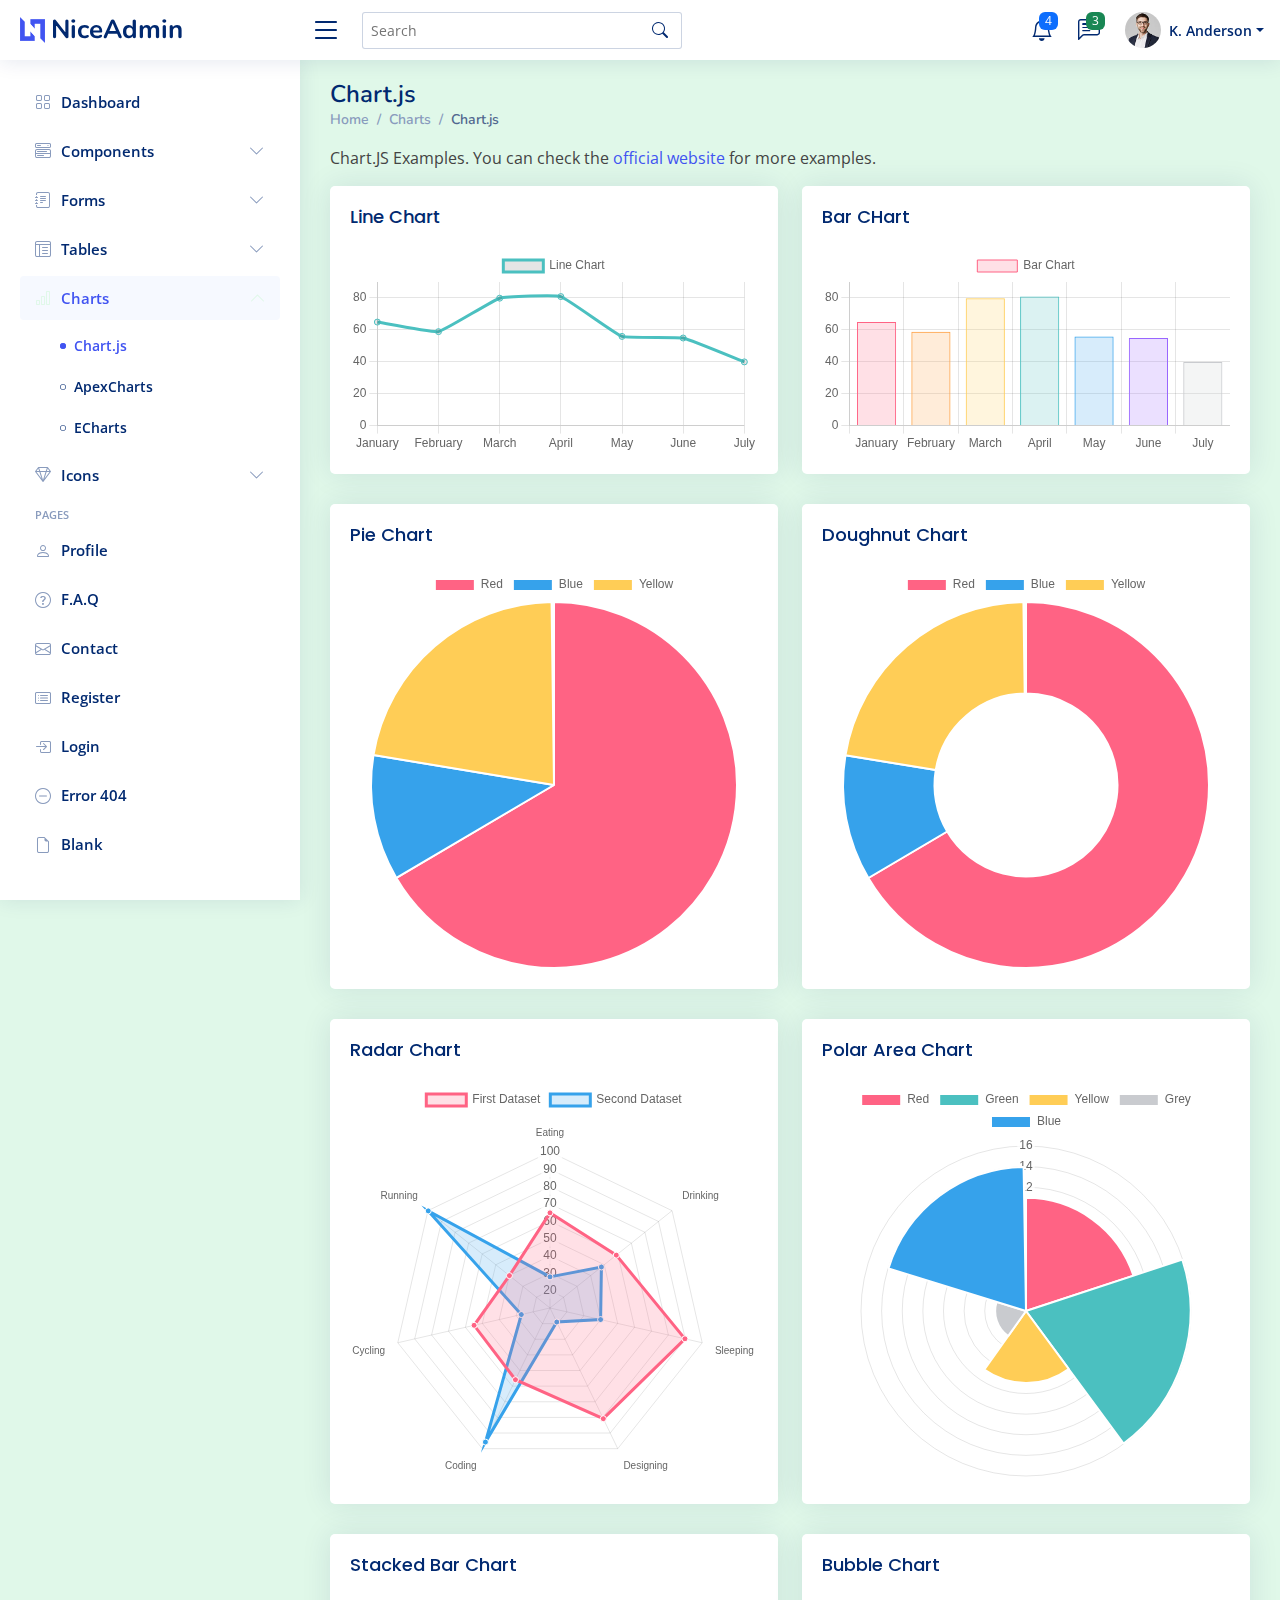
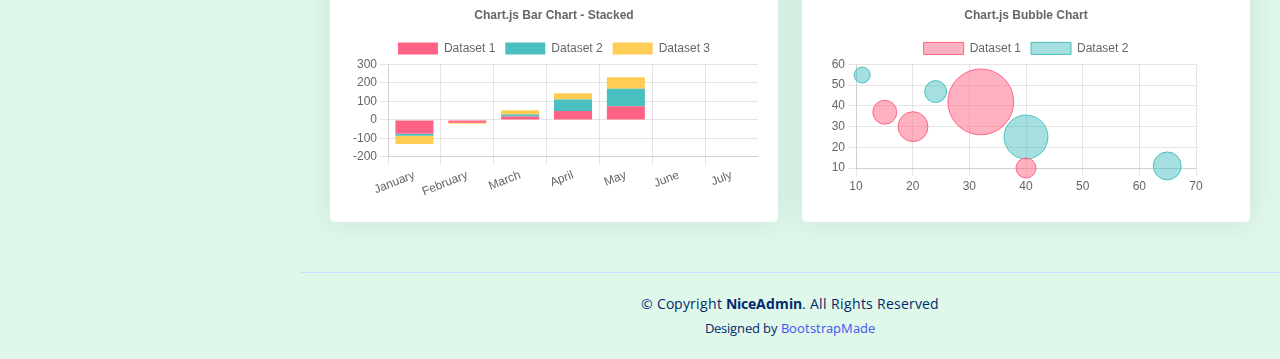
<file: admin/charts-chartjs.html>
<!DOCTYPE html>
<html lang="en">

<head>
  <meta charset="utf-8">
  <meta content="width=device-width, initial-scale=1.0" name="viewport">

  <title>Charts / Chart.js - NiceAdmin Bootstrap Template</title>
  <meta content="" name="description">
  <meta content="" name="keywords">

  <!-- Favicons -->
  <link href="assets/img/favicon.png" rel="icon">
  <link href="assets/img/apple-touch-icon.png" rel="apple-touch-icon">

  <!-- Google Fonts -->
  <link href="https://fonts.gstatic.com" rel="preconnect">
  <link href="https://fonts.googleapis.com/css?family=Open+Sans:300,300i,400,400i,600,600i,700,700i|Nunito:300,300i,400,400i,600,600i,700,700i|Poppins:300,300i,400,400i,500,500i,600,600i,700,700i" rel="stylesheet">

  <!-- Vendor CSS Files -->
  <link href="assets/vendor/bootstrap/css/bootstrap.min.css" rel="stylesheet">
  <link href="assets/vendor/bootstrap-icons/bootstrap-icons.css" rel="stylesheet">
  <link href="assets/vendor/boxicons/css/boxicons.min.css" rel="stylesheet">
  <link href="assets/vendor/quill/quill.snow.css" rel="stylesheet">
  <link href="assets/vendor/quill/quill.bubble.css" rel="stylesheet">
  <link href="assets/vendor/remixicon/remixicon.css" rel="stylesheet">
  <link href="assets/vendor/simple-datatables/style.css" rel="stylesheet">

  <!-- Template Main CSS File -->
  <link href="assets/css/style.css" rel="stylesheet">

  <!-- =======================================================
  * Template Name: NiceAdmin
  * Updated: Jul 27 2023 with Bootstrap v5.3.1
  * Template URL: https://bootstrapmade.com/nice-admin-bootstrap-admin-html-template/
  * Author: BootstrapMade.com
  * License: https://bootstrapmade.com/license/
  ======================================================== -->
</head>

<body>

  <!-- ======= Header ======= -->
  <header id="header" class="header fixed-top d-flex align-items-center">

    <div class="d-flex align-items-center justify-content-between">
      <a href="index.html" class="logo d-flex align-items-center">
        <img src="assets/img/logo.png" alt="">
        <span class="d-none d-lg-block">NiceAdmin</span>
      </a>
      <i class="bi bi-list toggle-sidebar-btn"></i>
    </div><!-- End Logo -->

    <div class="search-bar">
      <form class="search-form d-flex align-items-center" method="POST" action="#">
        <input type="text" name="query" placeholder="Search" title="Enter search keyword">
        <button type="submit" title="Search"><i class="bi bi-search"></i></button>
      </form>
    </div><!-- End Search Bar -->

    <nav class="header-nav ms-auto">
      <ul class="d-flex align-items-center">

        <li class="nav-item d-block d-lg-none">
          <a class="nav-link nav-icon search-bar-toggle " href="#">
            <i class="bi bi-search"></i>
          </a>
        </li><!-- End Search Icon-->

        <li class="nav-item dropdown">

          <a class="nav-link nav-icon" href="#" data-bs-toggle="dropdown">
            <i class="bi bi-bell"></i>
            <span class="badge bg-primary badge-number">4</span>
          </a><!-- End Notification Icon -->

          <ul class="dropdown-menu dropdown-menu-end dropdown-menu-arrow notifications">
            <li class="dropdown-header">
              You have 4 new notifications
              <a href="#"><span class="badge rounded-pill bg-primary p-2 ms-2">View all</span></a>
            </li>
            <li>
              <hr class="dropdown-divider">
            </li>

            <li class="notification-item">
              <i class="bi bi-exclamation-circle text-warning"></i>
              <div>
                <h4>Lorem Ipsum</h4>
                <p>Quae dolorem earum veritatis oditseno</p>
                <p>30 min. ago</p>
              </div>
            </li>

            <li>
              <hr class="dropdown-divider">
            </li>

            <li class="notification-item">
              <i class="bi bi-x-circle text-danger"></i>
              <div>
                <h4>Atque rerum nesciunt</h4>
                <p>Quae dolorem earum veritatis oditseno</p>
                <p>1 hr. ago</p>
              </div>
            </li>

            <li>
              <hr class="dropdown-divider">
            </li>

            <li class="notification-item">
              <i class="bi bi-check-circle text-success"></i>
              <div>
                <h4>Sit rerum fuga</h4>
                <p>Quae dolorem earum veritatis oditseno</p>
                <p>2 hrs. ago</p>
              </div>
            </li>

            <li>
              <hr class="dropdown-divider">
            </li>

            <li class="notification-item">
              <i class="bi bi-info-circle text-primary"></i>
              <div>
                <h4>Dicta reprehenderit</h4>
                <p>Quae dolorem earum veritatis oditseno</p>
                <p>4 hrs. ago</p>
              </div>
            </li>

            <li>
              <hr class="dropdown-divider">
            </li>
            <li class="dropdown-footer">
              <a href="#">Show all notifications</a>
            </li>

          </ul><!-- End Notification Dropdown Items -->

        </li><!-- End Notification Nav -->

        <li class="nav-item dropdown">

          <a class="nav-link nav-icon" href="#" data-bs-toggle="dropdown">
            <i class="bi bi-chat-left-text"></i>
            <span class="badge bg-success badge-number">3</span>
          </a><!-- End Messages Icon -->

          <ul class="dropdown-menu dropdown-menu-end dropdown-menu-arrow messages">
            <li class="dropdown-header">
              You have 3 new messages
              <a href="#"><span class="badge rounded-pill bg-primary p-2 ms-2">View all</span></a>
            </li>
            <li>
              <hr class="dropdown-divider">
            </li>

            <li class="message-item">
              <a href="#">
                <img src="assets/img/messages-1.jpg" alt="" class="rounded-circle">
                <div>
                  <h4>Maria Hudson</h4>
                  <p>Velit asperiores et ducimus soluta repudiandae labore officia est ut...</p>
                  <p>4 hrs. ago</p>
                </div>
              </a>
            </li>
            <li>
              <hr class="dropdown-divider">
            </li>

            <li class="message-item">
              <a href="#">
                <img src="assets/img/messages-2.jpg" alt="" class="rounded-circle">
                <div>
                  <h4>Anna Nelson</h4>
                  <p>Velit asperiores et ducimus soluta repudiandae labore officia est ut...</p>
                  <p>6 hrs. ago</p>
                </div>
              </a>
            </li>
            <li>
              <hr class="dropdown-divider">
            </li>

            <li class="message-item">
              <a href="#">
                <img src="assets/img/messages-3.jpg" alt="" class="rounded-circle">
                <div>
                  <h4>David Muldon</h4>
                  <p>Velit asperiores et ducimus soluta repudiandae labore officia est ut...</p>
                  <p>8 hrs. ago</p>
                </div>
              </a>
            </li>
            <li>
              <hr class="dropdown-divider">
            </li>

            <li class="dropdown-footer">
              <a href="#">Show all messages</a>
            </li>

          </ul><!-- End Messages Dropdown Items -->

        </li><!-- End Messages Nav -->

        <li class="nav-item dropdown pe-3">

          <a class="nav-link nav-profile d-flex align-items-center pe-0" href="#" data-bs-toggle="dropdown">
            <img src="assets/img/profile-img.jpg" alt="Profile" class="rounded-circle">
            <span class="d-none d-md-block dropdown-toggle ps-2">K. Anderson</span>
          </a><!-- End Profile Iamge Icon -->

          <ul class="dropdown-menu dropdown-menu-end dropdown-menu-arrow profile">
            <li class="dropdown-header">
              <h6>Kevin Anderson</h6>
              <span>Web Designer</span>
            </li>
            <li>
              <hr class="dropdown-divider">
            </li>

            <li>
              <a class="dropdown-item d-flex align-items-center" href="users-profile.html">
                <i class="bi bi-person"></i>
                <span>My Profile</span>
              </a>
            </li>
            <li>
              <hr class="dropdown-divider">
            </li>

            <li>
              <a class="dropdown-item d-flex align-items-center" href="users-profile.html">
                <i class="bi bi-gear"></i>
                <span>Account Settings</span>
              </a>
            </li>
            <li>
              <hr class="dropdown-divider">
            </li>

            <li>
              <a class="dropdown-item d-flex align-items-center" href="pages-faq.html">
                <i class="bi bi-question-circle"></i>
                <span>Need Help?</span>
              </a>
            </li>
            <li>
              <hr class="dropdown-divider">
            </li>

            <li>
              <a class="dropdown-item d-flex align-items-center" href="#">
                <i class="bi bi-box-arrow-right"></i>
                <span>Sign Out</span>
              </a>
            </li>

          </ul><!-- End Profile Dropdown Items -->
        </li><!-- End Profile Nav -->

      </ul>
    </nav><!-- End Icons Navigation -->

  </header><!-- End Header -->

  <!-- ======= Sidebar ======= -->
  <aside id="sidebar" class="sidebar">

    <ul class="sidebar-nav" id="sidebar-nav">

      <li class="nav-item">
        <a class="nav-link collapsed" href="index.html">
          <i class="bi bi-grid"></i>
          <span>Dashboard</span>
        </a>
      </li><!-- End Dashboard Nav -->

      <li class="nav-item">
        <a class="nav-link collapsed" data-bs-target="#components-nav" data-bs-toggle="collapse" href="#">
          <i class="bi bi-menu-button-wide"></i><span>Components</span><i class="bi bi-chevron-down ms-auto"></i>
        </a>
        <ul id="components-nav" class="nav-content collapse " data-bs-parent="#sidebar-nav">
          <li>
            <a href="components-alerts.html">
              <i class="bi bi-circle"></i><span>Alerts</span>
            </a>
          </li>
          <li>
            <a href="components-accordion.html">
              <i class="bi bi-circle"></i><span>Accordion</span>
            </a>
          </li>
          <li>
            <a href="components-badges.html">
              <i class="bi bi-circle"></i><span>Badges</span>
            </a>
          </li>
          <li>
            <a href="components-breadcrumbs.html">
              <i class="bi bi-circle"></i><span>Breadcrumbs</span>
            </a>
          </li>
          <li>
            <a href="components-buttons.html">
              <i class="bi bi-circle"></i><span>Buttons</span>
            </a>
          </li>
          <li>
            <a href="components-cards.html">
              <i class="bi bi-circle"></i><span>Cards</span>
            </a>
          </li>
          <li>
            <a href="components-carousel.html">
              <i class="bi bi-circle"></i><span>Carousel</span>
            </a>
          </li>
          <li>
            <a href="components-list-group.html">
              <i class="bi bi-circle"></i><span>List group</span>
            </a>
          </li>
          <li>
            <a href="components-modal.html">
              <i class="bi bi-circle"></i><span>Modal</span>
            </a>
          </li>
          <li>
            <a href="components-tabs.html">
              <i class="bi bi-circle"></i><span>Tabs</span>
            </a>
          </li>
          <li>
            <a href="components-pagination.html">
              <i class="bi bi-circle"></i><span>Pagination</span>
            </a>
          </li>
          <li>
            <a href="components-progress.html">
              <i class="bi bi-circle"></i><span>Progress</span>
            </a>
          </li>
          <li>
            <a href="components-spinners.html">
              <i class="bi bi-circle"></i><span>Spinners</span>
            </a>
          </li>
          <li>
            <a href="components-tooltips.html">
              <i class="bi bi-circle"></i><span>Tooltips</span>
            </a>
          </li>
        </ul>
      </li><!-- End Components Nav -->

      <li class="nav-item">
        <a class="nav-link collapsed" data-bs-target="#forms-nav" data-bs-toggle="collapse" href="#">
          <i class="bi bi-journal-text"></i><span>Forms</span><i class="bi bi-chevron-down ms-auto"></i>
        </a>
        <ul id="forms-nav" class="nav-content collapse " data-bs-parent="#sidebar-nav">
          <li>
            <a href="forms-elements.html">
              <i class="bi bi-circle"></i><span>Form Elements</span>
            </a>
          </li>
          <li>
            <a href="forms-layouts.html">
              <i class="bi bi-circle"></i><span>Form Layouts</span>
            </a>
          </li>
          <li>
            <a href="forms-editors.html">
              <i class="bi bi-circle"></i><span>Form Editors</span>
            </a>
          </li>
          <li>
            <a href="forms-validation.html">
              <i class="bi bi-circle"></i><span>Form Validation</span>
            </a>
          </li>
        </ul>
      </li><!-- End Forms Nav -->

      <li class="nav-item">
        <a class="nav-link collapsed" data-bs-target="#tables-nav" data-bs-toggle="collapse" href="#">
          <i class="bi bi-layout-text-window-reverse"></i><span>Tables</span><i class="bi bi-chevron-down ms-auto"></i>
        </a>
        <ul id="tables-nav" class="nav-content collapse " data-bs-parent="#sidebar-nav">
          <li>
            <a href="tables-general.html">
              <i class="bi bi-circle"></i><span>General Tables</span>
            </a>
          </li>
          <li>
            <a href="tables-data.html">
              <i class="bi bi-circle"></i><span>Data Tables</span>
            </a>
          </li>
        </ul>
      </li><!-- End Tables Nav -->

      <li class="nav-item">
        <a class="nav-link " data-bs-target="#charts-nav" data-bs-toggle="collapse" href="#">
          <i class="bi bi-bar-chart"></i><span>Charts</span><i class="bi bi-chevron-down ms-auto"></i>
        </a>
        <ul id="charts-nav" class="nav-content collapse show" data-bs-parent="#sidebar-nav">
          <li>
            <a href="charts-chartjs.html" class="active">
              <i class="bi bi-circle"></i><span>Chart.js</span>
            </a>
          </li>
          <li>
            <a href="charts-apexcharts.html">
              <i class="bi bi-circle"></i><span>ApexCharts</span>
            </a>
          </li>
          <li>
            <a href="charts-echarts.html">
              <i class="bi bi-circle"></i><span>ECharts</span>
            </a>
          </li>
        </ul>
      </li><!-- End Charts Nav -->

      <li class="nav-item">
        <a class="nav-link collapsed" data-bs-target="#icons-nav" data-bs-toggle="collapse" href="#">
          <i class="bi bi-gem"></i><span>Icons</span><i class="bi bi-chevron-down ms-auto"></i>
        </a>
        <ul id="icons-nav" class="nav-content collapse " data-bs-parent="#sidebar-nav">
          <li>
            <a href="icons-bootstrap.html">
              <i class="bi bi-circle"></i><span>Bootstrap Icons</span>
            </a>
          </li>
          <li>
            <a href="icons-remix.html">
              <i class="bi bi-circle"></i><span>Remix Icons</span>
            </a>
          </li>
          <li>
            <a href="icons-boxicons.html">
              <i class="bi bi-circle"></i><span>Boxicons</span>
            </a>
          </li>
        </ul>
      </li><!-- End Icons Nav -->

      <li class="nav-heading">Pages</li>

      <li class="nav-item">
        <a class="nav-link collapsed" href="users-profile.html">
          <i class="bi bi-person"></i>
          <span>Profile</span>
        </a>
      </li><!-- End Profile Page Nav -->

      <li class="nav-item">
        <a class="nav-link collapsed" href="pages-faq.html">
          <i class="bi bi-question-circle"></i>
          <span>F.A.Q</span>
        </a>
      </li><!-- End F.A.Q Page Nav -->

      <li class="nav-item">
        <a class="nav-link collapsed" href="pages-contact.html">
          <i class="bi bi-envelope"></i>
          <span>Contact</span>
        </a>
      </li><!-- End Contact Page Nav -->

      <li class="nav-item">
        <a class="nav-link collapsed" href="pages-register.html">
          <i class="bi bi-card-list"></i>
          <span>Register</span>
        </a>
      </li><!-- End Register Page Nav -->

      <li class="nav-item">
        <a class="nav-link collapsed" href="pages-login.html">
          <i class="bi bi-box-arrow-in-right"></i>
          <span>Login</span>
        </a>
      </li><!-- End Login Page Nav -->

      <li class="nav-item">
        <a class="nav-link collapsed" href="pages-error-404.html">
          <i class="bi bi-dash-circle"></i>
          <span>Error 404</span>
        </a>
      </li><!-- End Error 404 Page Nav -->

      <li class="nav-item">
        <a class="nav-link collapsed" href="pages-blank.html">
          <i class="bi bi-file-earmark"></i>
          <span>Blank</span>
        </a>
      </li><!-- End Blank Page Nav -->

    </ul>

  </aside><!-- End Sidebar-->

  <main id="main" class="main">

    <div class="pagetitle">
      <h1>Chart.js</h1>
      <nav>
        <ol class="breadcrumb">
          <li class="breadcrumb-item"><a href="index.html">Home</a></li>
          <li class="breadcrumb-item">Charts</li>
          <li class="breadcrumb-item active">Chart.js</li>
        </ol>
      </nav>
    </div><!-- End Page Title -->

    <p>Chart.JS Examples. You can check the <a href="https://www.chartjs.org/docs/latest/samples/" target="_blank">official website</a> for more examples.</p>

    <section class="section">
      <div class="row">

        <div class="col-lg-6">
          <div class="card">
            <div class="card-body">
              <h5 class="card-title">Line Chart</h5>

              <!-- Line Chart -->
              <canvas id="lineChart" style="max-height: 400px;"></canvas>
              <script>
                document.addEventListener("DOMContentLoaded", () => {
                  new Chart(document.querySelector('#lineChart'), {
                    type: 'line',
                    data: {
                      labels: ['January', 'February', 'March', 'April', 'May', 'June', 'July'],
                      datasets: [{
                        label: 'Line Chart',
                        data: [65, 59, 80, 81, 56, 55, 40],
                        fill: false,
                        borderColor: 'rgb(75, 192, 192)',
                        tension: 0.1
                      }]
                    },
                    options: {
                      scales: {
                        y: {
                          beginAtZero: true
                        }
                      }
                    }
                  });
                });
              </script>
              <!-- End Line CHart -->

            </div>
          </div>
        </div>

        <div class="col-lg-6">
          <div class="card">
            <div class="card-body">
              <h5 class="card-title">Bar CHart</h5>

              <!-- Bar Chart -->
              <canvas id="barChart" style="max-height: 400px;"></canvas>
              <script>
                document.addEventListener("DOMContentLoaded", () => {
                  new Chart(document.querySelector('#barChart'), {
                    type: 'bar',
                    data: {
                      labels: ['January', 'February', 'March', 'April', 'May', 'June', 'July'],
                      datasets: [{
                        label: 'Bar Chart',
                        data: [65, 59, 80, 81, 56, 55, 40],
                        backgroundColor: [
                          'rgba(255, 99, 132, 0.2)',
                          'rgba(255, 159, 64, 0.2)',
                          'rgba(255, 205, 86, 0.2)',
                          'rgba(75, 192, 192, 0.2)',
                          'rgba(54, 162, 235, 0.2)',
                          'rgba(153, 102, 255, 0.2)',
                          'rgba(201, 203, 207, 0.2)'
                        ],
                        borderColor: [
                          'rgb(255, 99, 132)',
                          'rgb(255, 159, 64)',
                          'rgb(255, 205, 86)',
                          'rgb(75, 192, 192)',
                          'rgb(54, 162, 235)',
                          'rgb(153, 102, 255)',
                          'rgb(201, 203, 207)'
                        ],
                        borderWidth: 1
                      }]
                    },
                    options: {
                      scales: {
                        y: {
                          beginAtZero: true
                        }
                      }
                    }
                  });
                });
              </script>
              <!-- End Bar CHart -->

            </div>
          </div>
        </div>

        <div class="col-lg-6">
          <div class="card">
            <div class="card-body">
              <h5 class="card-title">Pie Chart</h5>

              <!-- Pie Chart -->
              <canvas id="pieChart" style="max-height: 400px;"></canvas>
              <script>
                document.addEventListener("DOMContentLoaded", () => {
                  new Chart(document.querySelector('#pieChart'), {
                    type: 'pie',
                    data: {
                      labels: [
                        'Red',
                        'Blue',
                        'Yellow'
                      ],
                      datasets: [{
                        label: 'My First Dataset',
                        data: [300, 50, 100],
                        backgroundColor: [
                          'rgb(255, 99, 132)',
                          'rgb(54, 162, 235)',
                          'rgb(255, 205, 86)'
                        ],
                        hoverOffset: 4
                      }]
                    }
                  });
                });
              </script>
              <!-- End Pie CHart -->

            </div>
          </div>
        </div>

        <div class="col-lg-6">
          <div class="card">
            <div class="card-body">
              <h5 class="card-title">Doughnut Chart</h5>

              <!-- Doughnut Chart -->
              <canvas id="doughnutChart" style="max-height: 400px;"></canvas>
              <script>
                document.addEventListener("DOMContentLoaded", () => {
                  new Chart(document.querySelector('#doughnutChart'), {
                    type: 'doughnut',
                    data: {
                      labels: [
                        'Red',
                        'Blue',
                        'Yellow'
                      ],
                      datasets: [{
                        label: 'My First Dataset',
                        data: [300, 50, 100],
                        backgroundColor: [
                          'rgb(255, 99, 132)',
                          'rgb(54, 162, 235)',
                          'rgb(255, 205, 86)'
                        ],
                        hoverOffset: 4
                      }]
                    }
                  });
                });
              </script>
              <!-- End Doughnut CHart -->

            </div>
          </div>
        </div>

        <div class="col-lg-6">
          <div class="card">
            <div class="card-body">
              <h5 class="card-title">Radar Chart</h5>

              <!-- Radar Chart -->
              <canvas id="radarChart" style="max-height: 400px;"></canvas>
              <script>
                document.addEventListener("DOMContentLoaded", () => {
                  new Chart(document.querySelector('#radarChart'), {
                    type: 'radar',
                    data: {
                      labels: [
                        'Eating',
                        'Drinking',
                        'Sleeping',
                        'Designing',
                        'Coding',
                        'Cycling',
                        'Running'
                      ],
                      datasets: [{
                        label: 'First Dataset',
                        data: [65, 59, 90, 81, 56, 55, 40],
                        fill: true,
                        backgroundColor: 'rgba(255, 99, 132, 0.2)',
                        borderColor: 'rgb(255, 99, 132)',
                        pointBackgroundColor: 'rgb(255, 99, 132)',
                        pointBorderColor: '#fff',
                        pointHoverBackgroundColor: '#fff',
                        pointHoverBorderColor: 'rgb(255, 99, 132)'
                      }, {
                        label: 'Second Dataset',
                        data: [28, 48, 40, 19, 96, 27, 100],
                        fill: true,
                        backgroundColor: 'rgba(54, 162, 235, 0.2)',
                        borderColor: 'rgb(54, 162, 235)',
                        pointBackgroundColor: 'rgb(54, 162, 235)',
                        pointBorderColor: '#fff',
                        pointHoverBackgroundColor: '#fff',
                        pointHoverBorderColor: 'rgb(54, 162, 235)'
                      }]
                    },
                    options: {
                      elements: {
                        line: {
                          borderWidth: 3
                        }
                      }
                    }
                  });
                });
              </script>
              <!-- End Radar CHart -->

            </div>
          </div>
        </div>

        <div class="col-lg-6">
          <div class="card">
            <div class="card-body">
              <h5 class="card-title">Polar Area Chart</h5>

              <!-- Polar Area Chart -->
              <canvas id="polarAreaChart" style="max-height: 400px;"></canvas>
              <script>
                document.addEventListener("DOMContentLoaded", () => {
                  new Chart(document.querySelector('#polarAreaChart'), {
                    type: 'polarArea',
                    data: {
                      labels: [
                        'Red',
                        'Green',
                        'Yellow',
                        'Grey',
                        'Blue'
                      ],
                      datasets: [{
                        label: 'My First Dataset',
                        data: [11, 16, 7, 3, 14],
                        backgroundColor: [
                          'rgb(255, 99, 132)',
                          'rgb(75, 192, 192)',
                          'rgb(255, 205, 86)',
                          'rgb(201, 203, 207)',
                          'rgb(54, 162, 235)'
                        ]
                      }]
                    }
                  });
                });
              </script>
              <!-- End Polar Area Chart -->

            </div>
          </div>
        </div>

        <div class="col-lg-6">
          <div class="card">
            <div class="card-body">
              <h5 class="card-title">Stacked Bar Chart</h5>

              <!-- Stacked Bar Chart -->
              <canvas id="stakedBarChart" style="max-height: 400px;"></canvas>
              <script>
                document.addEventListener("DOMContentLoaded", () => {
                  new Chart(document.querySelector('#stakedBarChart'), {
                    type: 'bar',
                    data: {
                      labels: ['January', 'February', 'March', 'April', 'May', 'June', 'July'],
                      datasets: [{
                          label: 'Dataset 1',
                          data: [-75, -15, 18, 48, 74],
                          backgroundColor: 'rgb(255, 99, 132)',
                        },
                        {
                          label: 'Dataset 2',
                          data: [-11, -1, 12, 62, 95],
                          backgroundColor: 'rgb(75, 192, 192)',
                        },
                        {
                          label: 'Dataset 3',
                          data: [-44, -5, 22, 35, 62],
                          backgroundColor: 'rgb(255, 205, 86)',
                        },
                      ]
                    },
                    options: {
                      plugins: {
                        title: {
                          display: true,
                          text: 'Chart.js Bar Chart - Stacked'
                        },
                      },
                      responsive: true,
                      scales: {
                        x: {
                          stacked: true,
                        },
                        y: {
                          stacked: true
                        }
                      }
                    }
                  });
                });
              </script>
              <!-- End Stacked Bar Chart -->

            </div>
          </div>
        </div>

        <div class="col-lg-6">
          <div class="card">
            <div class="card-body">
              <h5 class="card-title">Bubble Chart</h5>

              <!-- Bubble Chart -->
              <canvas id="bubbleChart" style="max-height: 400px;"></canvas>
              <script>
                document.addEventListener("DOMContentLoaded", () => {
                  new Chart(document.querySelector('#bubbleChart'), {
                    type: 'bubble',
                    data: {
                      labels: ['January', 'February', 'March', 'April', 'May', 'June', 'July'],
                      datasets: [{
                          label: 'Dataset 1',
                          data: [{
                              x: 20,
                              y: 30,
                              r: 15
                            },
                            {
                              x: 40,
                              y: 10,
                              r: 10
                            },
                            {
                              x: 15,
                              y: 37,
                              r: 12
                            },
                            {
                              x: 32,
                              y: 42,
                              r: 33
                            }
                          ],
                          borderColor: 'rgb(255, 99, 132)',
                          backgroundColor: 'rgba(255, 99, 132, 0.5)'
                        },
                        {
                          label: 'Dataset 2',
                          data: [{
                              x: 40,
                              y: 25,
                              r: 22
                            },
                            {
                              x: 24,
                              y: 47,
                              r: 11
                            },
                            {
                              x: 65,
                              y: 11,
                              r: 14
                            },
                            {
                              x: 11,
                              y: 55,
                              r: 8
                            }
                          ],
                          borderColor: 'rgb(75, 192, 192)',
                          backgroundColor: 'rgba(75, 192, 192, 0.5)'
                        }
                      ]
                    },
                    options: {
                      responsive: true,
                      plugins: {
                        legend: {
                          position: 'top',
                        },
                        title: {
                          display: true,
                          text: 'Chart.js Bubble Chart'
                        }
                      }
                    }
                  });
                });
              </script>
              <!-- End Bubble Chart -->

            </div>
          </div>
        </div>

      </div>
    </section>

  </main><!-- End #main -->

  <!-- ======= Footer ======= -->
  <footer id="footer" class="footer">
    <div class="copyright">
      &copy; Copyright <strong><span>NiceAdmin</span></strong>. All Rights Reserved
    </div>
    <div class="credits">
      <!-- All the links in the footer should remain intact. -->
      <!-- You can delete the links only if you purchased the pro version. -->
      <!-- Licensing information: https://bootstrapmade.com/license/ -->
      <!-- Purchase the pro version with working PHP/AJAX contact form: https://bootstrapmade.com/nice-admin-bootstrap-admin-html-template/ -->
      Designed by <a href="https://bootstrapmade.com/">BootstrapMade</a>
    </div>
  </footer><!-- End Footer -->

  <a href="#" class="back-to-top d-flex align-items-center justify-content-center"><i class="bi bi-arrow-up-short"></i></a>

  <!-- Vendor JS Files -->
  <script src="assets/vendor/apexcharts/apexcharts.min.js"></script>
  <script src="assets/vendor/bootstrap/js/bootstrap.bundle.min.js"></script>
  <script src="assets/vendor/chart.js/chart.umd.js"></script>
  <script src="assets/vendor/echarts/echarts.min.js"></script>
  <script src="assets/vendor/quill/quill.min.js"></script>
  <script src="assets/vendor/simple-datatables/simple-datatables.js"></script>
  <script src="assets/vendor/tinymce/tinymce.min.js"></script>
  <script src="assets/vendor/php-email-form/validate.js"></script>

  <!-- Template Main JS File -->
  <script src="assets/js/main.js"></script>

</body>

</html>
</file>
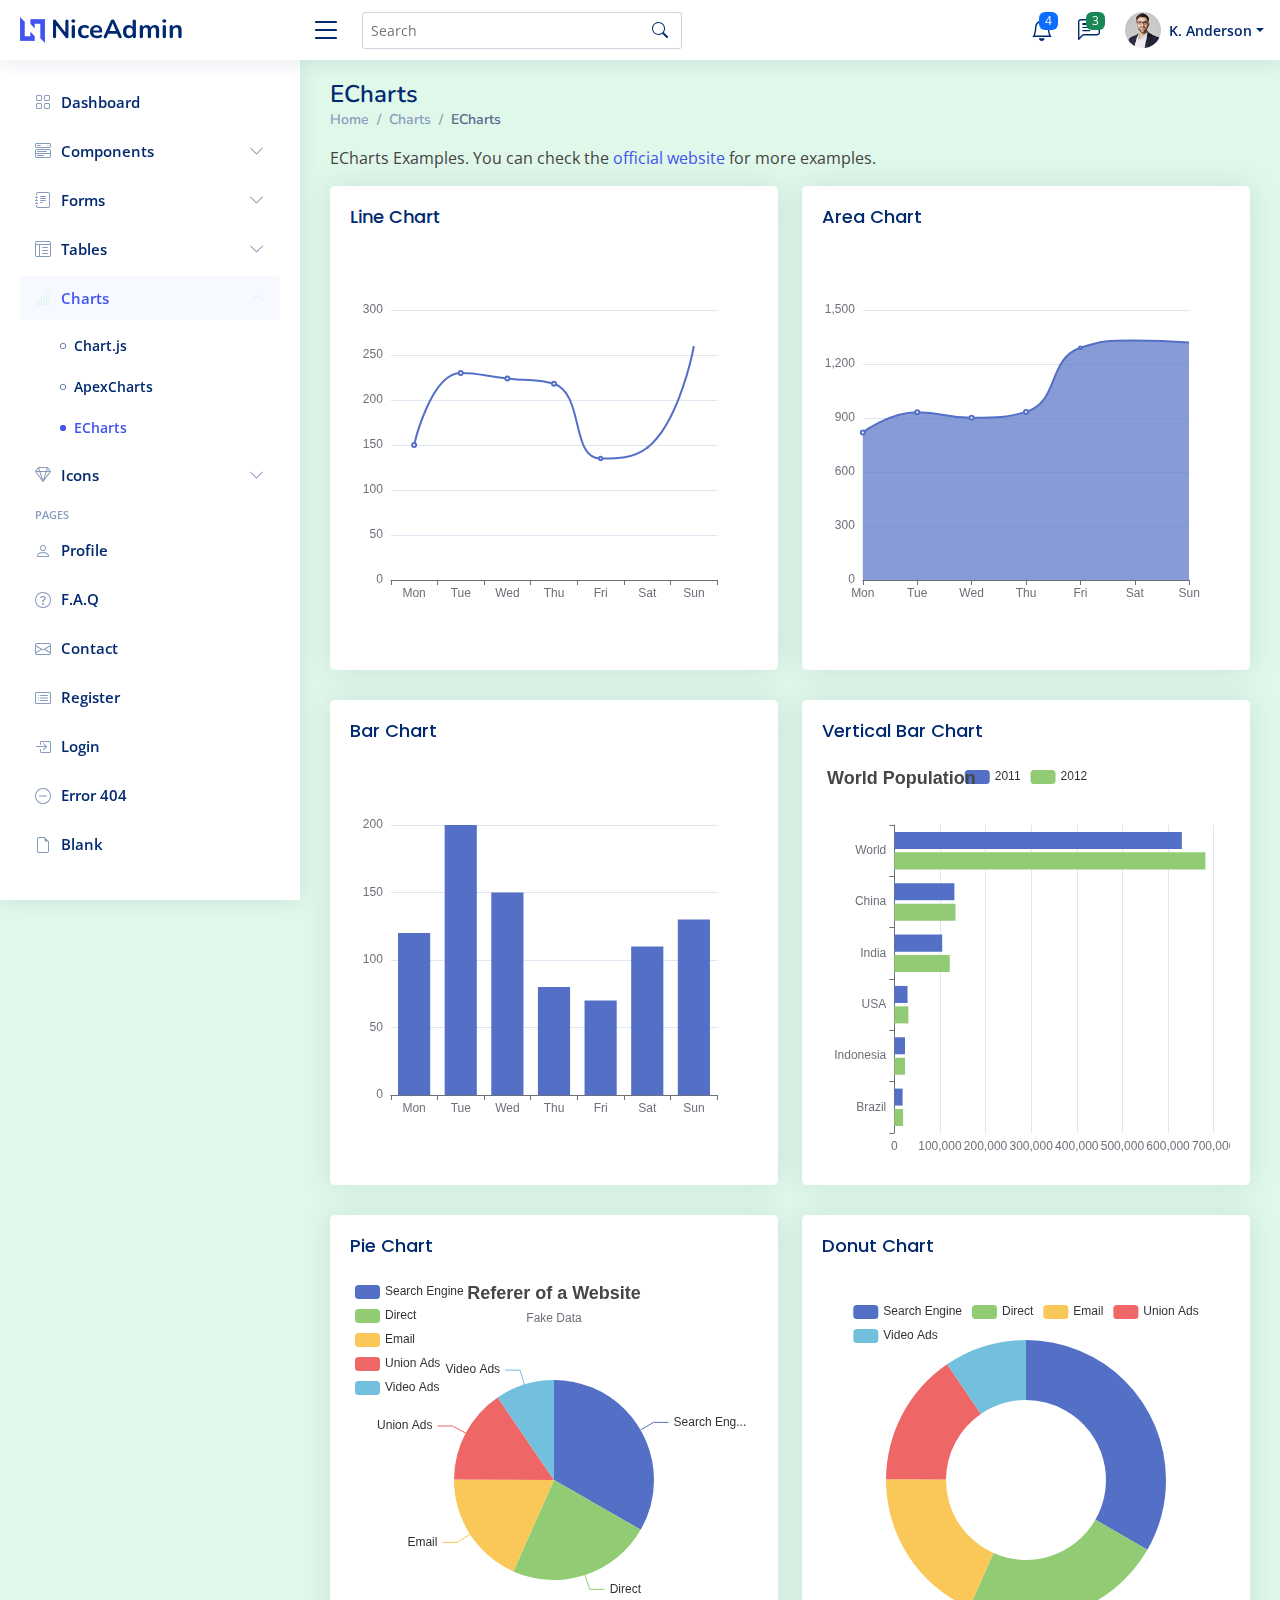
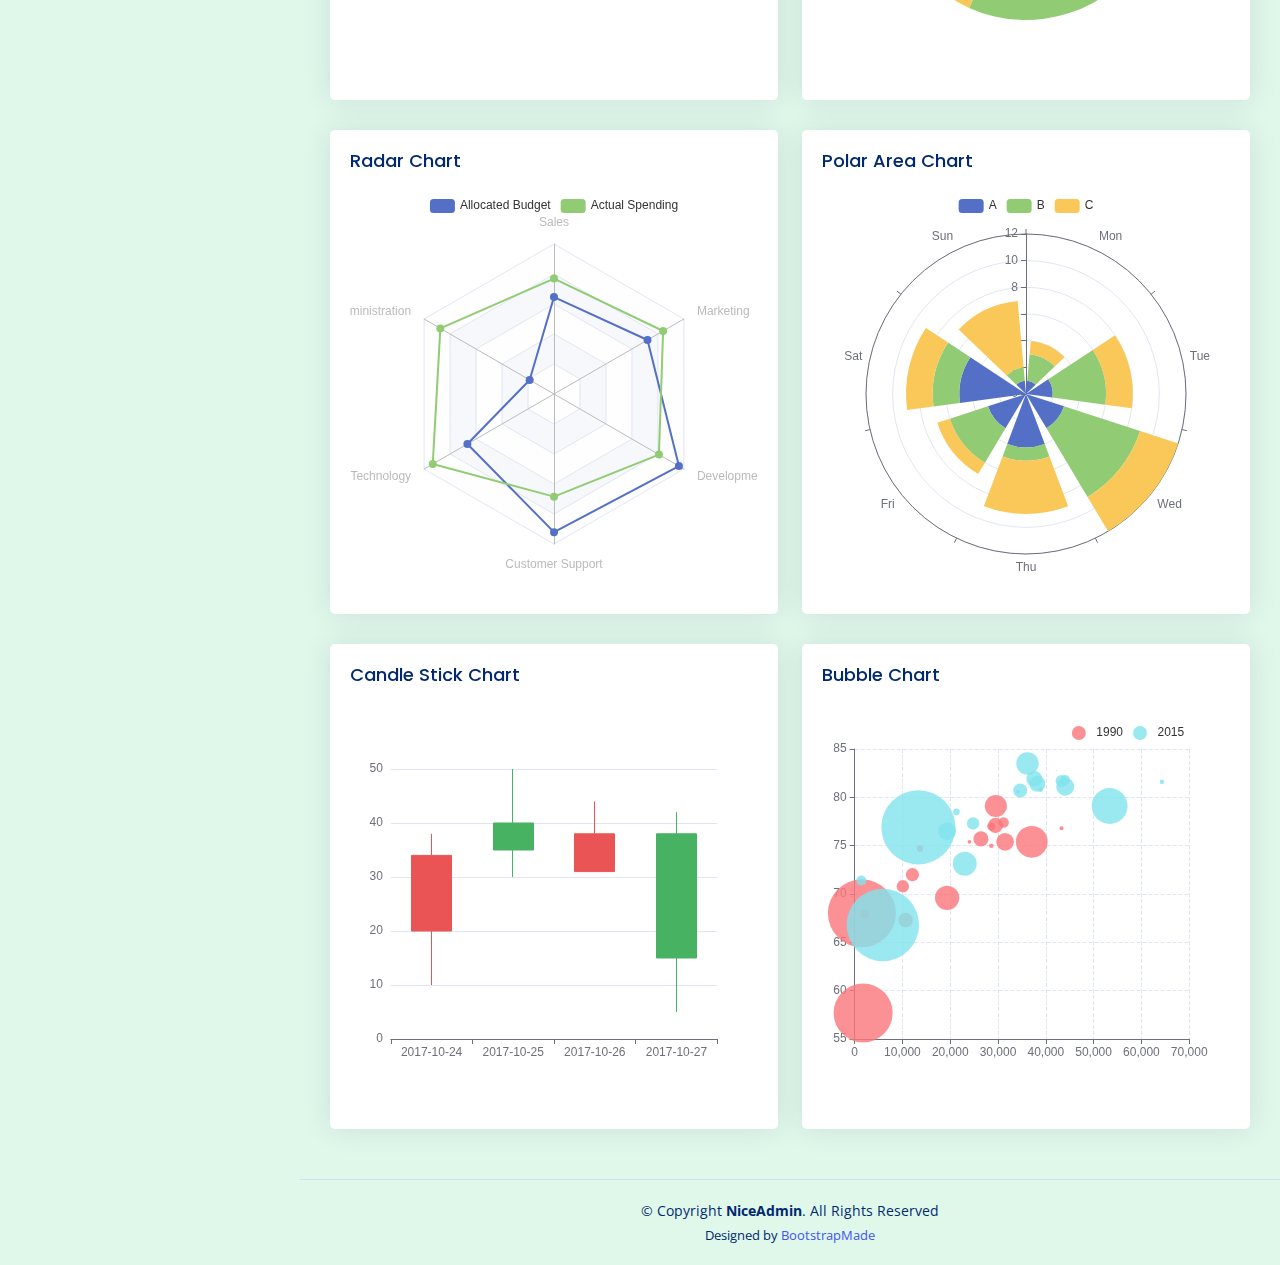
<file: admin/charts-echarts.html>
<!DOCTYPE html>
<html lang="en">

<head>
  <meta charset="utf-8">
  <meta content="width=device-width, initial-scale=1.0" name="viewport">

  <title>Charts / ECharts - NiceAdmin Bootstrap Template</title>
  <meta content="" name="description">
  <meta content="" name="keywords">

  <!-- Favicons -->
  <link href="assets/img/favicon.png" rel="icon">
  <link href="assets/img/apple-touch-icon.png" rel="apple-touch-icon">

  <!-- Google Fonts -->
  <link href="https://fonts.gstatic.com" rel="preconnect">
  <link href="https://fonts.googleapis.com/css?family=Open+Sans:300,300i,400,400i,600,600i,700,700i|Nunito:300,300i,400,400i,600,600i,700,700i|Poppins:300,300i,400,400i,500,500i,600,600i,700,700i" rel="stylesheet">

  <!-- Vendor CSS Files -->
  <link href="assets/vendor/bootstrap/css/bootstrap.min.css" rel="stylesheet">
  <link href="assets/vendor/bootstrap-icons/bootstrap-icons.css" rel="stylesheet">
  <link href="assets/vendor/boxicons/css/boxicons.min.css" rel="stylesheet">
  <link href="assets/vendor/quill/quill.snow.css" rel="stylesheet">
  <link href="assets/vendor/quill/quill.bubble.css" rel="stylesheet">
  <link href="assets/vendor/remixicon/remixicon.css" rel="stylesheet">
  <link href="assets/vendor/simple-datatables/style.css" rel="stylesheet">

  <!-- Template Main CSS File -->
  <link href="assets/css/style.css" rel="stylesheet">

  <!-- =======================================================
  * Template Name: NiceAdmin
  * Updated: Jul 27 2023 with Bootstrap v5.3.1
  * Template URL: https://bootstrapmade.com/nice-admin-bootstrap-admin-html-template/
  * Author: BootstrapMade.com
  * License: https://bootstrapmade.com/license/
  ======================================================== -->
</head>

<body>

  <!-- ======= Header ======= -->
  <header id="header" class="header fixed-top d-flex align-items-center">

    <div class="d-flex align-items-center justify-content-between">
      <a href="index.html" class="logo d-flex align-items-center">
        <img src="assets/img/logo.png" alt="">
        <span class="d-none d-lg-block">NiceAdmin</span>
      </a>
      <i class="bi bi-list toggle-sidebar-btn"></i>
    </div><!-- End Logo -->

    <div class="search-bar">
      <form class="search-form d-flex align-items-center" method="POST" action="#">
        <input type="text" name="query" placeholder="Search" title="Enter search keyword">
        <button type="submit" title="Search"><i class="bi bi-search"></i></button>
      </form>
    </div><!-- End Search Bar -->

    <nav class="header-nav ms-auto">
      <ul class="d-flex align-items-center">

        <li class="nav-item d-block d-lg-none">
          <a class="nav-link nav-icon search-bar-toggle " href="#">
            <i class="bi bi-search"></i>
          </a>
        </li><!-- End Search Icon-->

        <li class="nav-item dropdown">

          <a class="nav-link nav-icon" href="#" data-bs-toggle="dropdown">
            <i class="bi bi-bell"></i>
            <span class="badge bg-primary badge-number">4</span>
          </a><!-- End Notification Icon -->

          <ul class="dropdown-menu dropdown-menu-end dropdown-menu-arrow notifications">
            <li class="dropdown-header">
              You have 4 new notifications
              <a href="#"><span class="badge rounded-pill bg-primary p-2 ms-2">View all</span></a>
            </li>
            <li>
              <hr class="dropdown-divider">
            </li>

            <li class="notification-item">
              <i class="bi bi-exclamation-circle text-warning"></i>
              <div>
                <h4>Lorem Ipsum</h4>
                <p>Quae dolorem earum veritatis oditseno</p>
                <p>30 min. ago</p>
              </div>
            </li>

            <li>
              <hr class="dropdown-divider">
            </li>

            <li class="notification-item">
              <i class="bi bi-x-circle text-danger"></i>
              <div>
                <h4>Atque rerum nesciunt</h4>
                <p>Quae dolorem earum veritatis oditseno</p>
                <p>1 hr. ago</p>
              </div>
            </li>

            <li>
              <hr class="dropdown-divider">
            </li>

            <li class="notification-item">
              <i class="bi bi-check-circle text-success"></i>
              <div>
                <h4>Sit rerum fuga</h4>
                <p>Quae dolorem earum veritatis oditseno</p>
                <p>2 hrs. ago</p>
              </div>
            </li>

            <li>
              <hr class="dropdown-divider">
            </li>

            <li class="notification-item">
              <i class="bi bi-info-circle text-primary"></i>
              <div>
                <h4>Dicta reprehenderit</h4>
                <p>Quae dolorem earum veritatis oditseno</p>
                <p>4 hrs. ago</p>
              </div>
            </li>

            <li>
              <hr class="dropdown-divider">
            </li>
            <li class="dropdown-footer">
              <a href="#">Show all notifications</a>
            </li>

          </ul><!-- End Notification Dropdown Items -->

        </li><!-- End Notification Nav -->

        <li class="nav-item dropdown">

          <a class="nav-link nav-icon" href="#" data-bs-toggle="dropdown">
            <i class="bi bi-chat-left-text"></i>
            <span class="badge bg-success badge-number">3</span>
          </a><!-- End Messages Icon -->

          <ul class="dropdown-menu dropdown-menu-end dropdown-menu-arrow messages">
            <li class="dropdown-header">
              You have 3 new messages
              <a href="#"><span class="badge rounded-pill bg-primary p-2 ms-2">View all</span></a>
            </li>
            <li>
              <hr class="dropdown-divider">
            </li>

            <li class="message-item">
              <a href="#">
                <img src="assets/img/messages-1.jpg" alt="" class="rounded-circle">
                <div>
                  <h4>Maria Hudson</h4>
                  <p>Velit asperiores et ducimus soluta repudiandae labore officia est ut...</p>
                  <p>4 hrs. ago</p>
                </div>
              </a>
            </li>
            <li>
              <hr class="dropdown-divider">
            </li>

            <li class="message-item">
              <a href="#">
                <img src="assets/img/messages-2.jpg" alt="" class="rounded-circle">
                <div>
                  <h4>Anna Nelson</h4>
                  <p>Velit asperiores et ducimus soluta repudiandae labore officia est ut...</p>
                  <p>6 hrs. ago</p>
                </div>
              </a>
            </li>
            <li>
              <hr class="dropdown-divider">
            </li>

            <li class="message-item">
              <a href="#">
                <img src="assets/img/messages-3.jpg" alt="" class="rounded-circle">
                <div>
                  <h4>David Muldon</h4>
                  <p>Velit asperiores et ducimus soluta repudiandae labore officia est ut...</p>
                  <p>8 hrs. ago</p>
                </div>
              </a>
            </li>
            <li>
              <hr class="dropdown-divider">
            </li>

            <li class="dropdown-footer">
              <a href="#">Show all messages</a>
            </li>

          </ul><!-- End Messages Dropdown Items -->

        </li><!-- End Messages Nav -->

        <li class="nav-item dropdown pe-3">

          <a class="nav-link nav-profile d-flex align-items-center pe-0" href="#" data-bs-toggle="dropdown">
            <img src="assets/img/profile-img.jpg" alt="Profile" class="rounded-circle">
            <span class="d-none d-md-block dropdown-toggle ps-2">K. Anderson</span>
          </a><!-- End Profile Iamge Icon -->

          <ul class="dropdown-menu dropdown-menu-end dropdown-menu-arrow profile">
            <li class="dropdown-header">
              <h6>Kevin Anderson</h6>
              <span>Web Designer</span>
            </li>
            <li>
              <hr class="dropdown-divider">
            </li>

            <li>
              <a class="dropdown-item d-flex align-items-center" href="users-profile.html">
                <i class="bi bi-person"></i>
                <span>My Profile</span>
              </a>
            </li>
            <li>
              <hr class="dropdown-divider">
            </li>

            <li>
              <a class="dropdown-item d-flex align-items-center" href="users-profile.html">
                <i class="bi bi-gear"></i>
                <span>Account Settings</span>
              </a>
            </li>
            <li>
              <hr class="dropdown-divider">
            </li>

            <li>
              <a class="dropdown-item d-flex align-items-center" href="pages-faq.html">
                <i class="bi bi-question-circle"></i>
                <span>Need Help?</span>
              </a>
            </li>
            <li>
              <hr class="dropdown-divider">
            </li>

            <li>
              <a class="dropdown-item d-flex align-items-center" href="#">
                <i class="bi bi-box-arrow-right"></i>
                <span>Sign Out</span>
              </a>
            </li>

          </ul><!-- End Profile Dropdown Items -->
        </li><!-- End Profile Nav -->

      </ul>
    </nav><!-- End Icons Navigation -->

  </header><!-- End Header -->

  <!-- ======= Sidebar ======= -->
  <aside id="sidebar" class="sidebar">

    <ul class="sidebar-nav" id="sidebar-nav">

      <li class="nav-item">
        <a class="nav-link collapsed" href="index.html">
          <i class="bi bi-grid"></i>
          <span>Dashboard</span>
        </a>
      </li><!-- End Dashboard Nav -->

      <li class="nav-item">
        <a class="nav-link collapsed" data-bs-target="#components-nav" data-bs-toggle="collapse" href="#">
          <i class="bi bi-menu-button-wide"></i><span>Components</span><i class="bi bi-chevron-down ms-auto"></i>
        </a>
        <ul id="components-nav" class="nav-content collapse " data-bs-parent="#sidebar-nav">
          <li>
            <a href="components-alerts.html">
              <i class="bi bi-circle"></i><span>Alerts</span>
            </a>
          </li>
          <li>
            <a href="components-accordion.html">
              <i class="bi bi-circle"></i><span>Accordion</span>
            </a>
          </li>
          <li>
            <a href="components-badges.html">
              <i class="bi bi-circle"></i><span>Badges</span>
            </a>
          </li>
          <li>
            <a href="components-breadcrumbs.html">
              <i class="bi bi-circle"></i><span>Breadcrumbs</span>
            </a>
          </li>
          <li>
            <a href="components-buttons.html">
              <i class="bi bi-circle"></i><span>Buttons</span>
            </a>
          </li>
          <li>
            <a href="components-cards.html">
              <i class="bi bi-circle"></i><span>Cards</span>
            </a>
          </li>
          <li>
            <a href="components-carousel.html">
              <i class="bi bi-circle"></i><span>Carousel</span>
            </a>
          </li>
          <li>
            <a href="components-list-group.html">
              <i class="bi bi-circle"></i><span>List group</span>
            </a>
          </li>
          <li>
            <a href="components-modal.html">
              <i class="bi bi-circle"></i><span>Modal</span>
            </a>
          </li>
          <li>
            <a href="components-tabs.html">
              <i class="bi bi-circle"></i><span>Tabs</span>
            </a>
          </li>
          <li>
            <a href="components-pagination.html">
              <i class="bi bi-circle"></i><span>Pagination</span>
            </a>
          </li>
          <li>
            <a href="components-progress.html">
              <i class="bi bi-circle"></i><span>Progress</span>
            </a>
          </li>
          <li>
            <a href="components-spinners.html">
              <i class="bi bi-circle"></i><span>Spinners</span>
            </a>
          </li>
          <li>
            <a href="components-tooltips.html">
              <i class="bi bi-circle"></i><span>Tooltips</span>
            </a>
          </li>
        </ul>
      </li><!-- End Components Nav -->

      <li class="nav-item">
        <a class="nav-link collapsed" data-bs-target="#forms-nav" data-bs-toggle="collapse" href="#">
          <i class="bi bi-journal-text"></i><span>Forms</span><i class="bi bi-chevron-down ms-auto"></i>
        </a>
        <ul id="forms-nav" class="nav-content collapse " data-bs-parent="#sidebar-nav">
          <li>
            <a href="forms-elements.html">
              <i class="bi bi-circle"></i><span>Form Elements</span>
            </a>
          </li>
          <li>
            <a href="forms-layouts.html">
              <i class="bi bi-circle"></i><span>Form Layouts</span>
            </a>
          </li>
          <li>
            <a href="forms-editors.html">
              <i class="bi bi-circle"></i><span>Form Editors</span>
            </a>
          </li>
          <li>
            <a href="forms-validation.html">
              <i class="bi bi-circle"></i><span>Form Validation</span>
            </a>
          </li>
        </ul>
      </li><!-- End Forms Nav -->

      <li class="nav-item">
        <a class="nav-link collapsed" data-bs-target="#tables-nav" data-bs-toggle="collapse" href="#">
          <i class="bi bi-layout-text-window-reverse"></i><span>Tables</span><i class="bi bi-chevron-down ms-auto"></i>
        </a>
        <ul id="tables-nav" class="nav-content collapse " data-bs-parent="#sidebar-nav">
          <li>
            <a href="tables-general.html">
              <i class="bi bi-circle"></i><span>General Tables</span>
            </a>
          </li>
          <li>
            <a href="tables-data.html">
              <i class="bi bi-circle"></i><span>Data Tables</span>
            </a>
          </li>
        </ul>
      </li><!-- End Tables Nav -->

      <li class="nav-item">
        <a class="nav-link " data-bs-target="#charts-nav" data-bs-toggle="collapse" href="#">
          <i class="bi bi-bar-chart"></i><span>Charts</span><i class="bi bi-chevron-down ms-auto"></i>
        </a>
        <ul id="charts-nav" class="nav-content collapse show" data-bs-parent="#sidebar-nav">
          <li>
            <a href="charts-chartjs.html">
              <i class="bi bi-circle"></i><span>Chart.js</span>
            </a>
          </li>
          <li>
            <a href="charts-apexcharts.html">
              <i class="bi bi-circle"></i><span>ApexCharts</span>
            </a>
          </li>
          <li>
            <a href="charts-echarts.html" class="active">
              <i class="bi bi-circle"></i><span>ECharts</span>
            </a>
          </li>
        </ul>
      </li><!-- End Charts Nav -->

      <li class="nav-item">
        <a class="nav-link collapsed" data-bs-target="#icons-nav" data-bs-toggle="collapse" href="#">
          <i class="bi bi-gem"></i><span>Icons</span><i class="bi bi-chevron-down ms-auto"></i>
        </a>
        <ul id="icons-nav" class="nav-content collapse " data-bs-parent="#sidebar-nav">
          <li>
            <a href="icons-bootstrap.html">
              <i class="bi bi-circle"></i><span>Bootstrap Icons</span>
            </a>
          </li>
          <li>
            <a href="icons-remix.html">
              <i class="bi bi-circle"></i><span>Remix Icons</span>
            </a>
          </li>
          <li>
            <a href="icons-boxicons.html">
              <i class="bi bi-circle"></i><span>Boxicons</span>
            </a>
          </li>
        </ul>
      </li><!-- End Icons Nav -->

      <li class="nav-heading">Pages</li>

      <li class="nav-item">
        <a class="nav-link collapsed" href="users-profile.html">
          <i class="bi bi-person"></i>
          <span>Profile</span>
        </a>
      </li><!-- End Profile Page Nav -->

      <li class="nav-item">
        <a class="nav-link collapsed" href="pages-faq.html">
          <i class="bi bi-question-circle"></i>
          <span>F.A.Q</span>
        </a>
      </li><!-- End F.A.Q Page Nav -->

      <li class="nav-item">
        <a class="nav-link collapsed" href="pages-contact.html">
          <i class="bi bi-envelope"></i>
          <span>Contact</span>
        </a>
      </li><!-- End Contact Page Nav -->

      <li class="nav-item">
        <a class="nav-link collapsed" href="pages-register.html">
          <i class="bi bi-card-list"></i>
          <span>Register</span>
        </a>
      </li><!-- End Register Page Nav -->

      <li class="nav-item">
        <a class="nav-link collapsed" href="pages-login.html">
          <i class="bi bi-box-arrow-in-right"></i>
          <span>Login</span>
        </a>
      </li><!-- End Login Page Nav -->

      <li class="nav-item">
        <a class="nav-link collapsed" href="pages-error-404.html">
          <i class="bi bi-dash-circle"></i>
          <span>Error 404</span>
        </a>
      </li><!-- End Error 404 Page Nav -->

      <li class="nav-item">
        <a class="nav-link collapsed" href="pages-blank.html">
          <i class="bi bi-file-earmark"></i>
          <span>Blank</span>
        </a>
      </li><!-- End Blank Page Nav -->

    </ul>

  </aside><!-- End Sidebar-->

  <main id="main" class="main">

    <div class="pagetitle">
      <h1>ECharts</h1>
      <nav>
        <ol class="breadcrumb">
          <li class="breadcrumb-item"><a href="index.html">Home</a></li>
          <li class="breadcrumb-item">Charts</li>
          <li class="breadcrumb-item active">ECharts</li>
        </ol>
      </nav>
    </div><!-- End Page Title -->

    <p>ECharts Examples. You can check the <a href="https://echarts.apache.org/examples/en/index.html" target="_blank">official website</a> for more examples.</p>

    <section class="section">
      <div class="row">

        <div class="col-lg-6">
          <div class="card">
            <div class="card-body">
              <h5 class="card-title">Line Chart</h5>

              <!-- Line Chart -->
              <div id="lineChart" style="min-height: 400px;" class="echart"></div>

              <script>
                document.addEventListener("DOMContentLoaded", () => {
                  echarts.init(document.querySelector("#lineChart")).setOption({
                    xAxis: {
                      type: 'category',
                      data: ['Mon', 'Tue', 'Wed', 'Thu', 'Fri', 'Sat', 'Sun']
                    },
                    yAxis: {
                      type: 'value'
                    },
                    series: [{
                      data: [150, 230, 224, 218, 135, 147, 260],
                      type: 'line',
                      smooth: true
                    }]
                  });
                });
              </script>
              <!-- End Line Chart -->

            </div>
          </div>
        </div>

        <div class="col-lg-6">
          <div class="card">
            <div class="card-body">
              <h5 class="card-title">Area Chart</h5>

              <!-- Area Chart -->
              <div id="areaChart" style="min-height: 400px;" class="echart"></div>

              <script>
                document.addEventListener("DOMContentLoaded", () => {
                  echarts.init(document.querySelector("#areaChart")).setOption({
                    xAxis: {
                      type: 'category',
                      boundaryGap: false,
                      data: ['Mon', 'Tue', 'Wed', 'Thu', 'Fri', 'Sat', 'Sun']
                    },
                    yAxis: {
                      type: 'value'
                    },
                    series: [{
                      data: [820, 932, 901, 934, 1290, 1330, 1320],
                      type: 'line',
                      smooth: true,
                      areaStyle: {}
                    }]
                  });
                });
              </script>
              <!-- End Area Chart -->

            </div>
          </div>
        </div>

        <div class="col-lg-6">
          <div class="card">
            <div class="card-body">
              <h5 class="card-title">Bar Chart</h5>

              <!-- Bar Chart -->
              <div id="barChart" style="min-height: 400px;" class="echart"></div>

              <script>
                document.addEventListener("DOMContentLoaded", () => {
                  echarts.init(document.querySelector("#barChart")).setOption({
                    xAxis: {
                      type: 'category',
                      data: ['Mon', 'Tue', 'Wed', 'Thu', 'Fri', 'Sat', 'Sun']
                    },
                    yAxis: {
                      type: 'value'
                    },
                    series: [{
                      data: [120, 200, 150, 80, 70, 110, 130],
                      type: 'bar'
                    }]
                  });
                });
              </script>
              <!-- End Bar Chart -->

            </div>
          </div>
        </div>

        <div class="col-lg-6">
          <div class="card">
            <div class="card-body">
              <h5 class="card-title">Vertical Bar Chart</h5>

              <!-- Vertical Bar Chart -->
              <div id="verticalBarChart" style="min-height: 400px;" class="echart"></div>

              <script>
                document.addEventListener("DOMContentLoaded", () => {
                  echarts.init(document.querySelector("#verticalBarChart")).setOption({
                    title: {
                      text: 'World Population'
                    },
                    tooltip: {
                      trigger: 'axis',
                      axisPointer: {
                        type: 'shadow'
                      }
                    },
                    legend: {},
                    grid: {
                      left: '3%',
                      right: '4%',
                      bottom: '3%',
                      containLabel: true
                    },
                    xAxis: {
                      type: 'value',
                      boundaryGap: [0, 0.01]
                    },
                    yAxis: {
                      type: 'category',
                      data: ['Brazil', 'Indonesia', 'USA', 'India', 'China', 'World']
                    },
                    series: [{
                        name: '2011',
                        type: 'bar',
                        data: [18203, 23489, 29034, 104970, 131744, 630230]
                      },
                      {
                        name: '2012',
                        type: 'bar',
                        data: [19325, 23438, 31000, 121594, 134141, 681807]
                      }
                    ]
                  });
                });
              </script>
              <!-- End Vertical Bar Chart -->

            </div>
          </div>
        </div>

        <div class="col-lg-6">
          <div class="card">
            <div class="card-body">
              <h5 class="card-title">Pie Chart</h5>

              <!-- Pie Chart -->
              <div id="pieChart" style="min-height: 400px;" class="echart"></div>

              <script>
                document.addEventListener("DOMContentLoaded", () => {
                  echarts.init(document.querySelector("#pieChart")).setOption({
                    title: {
                      text: 'Referer of a Website',
                      subtext: 'Fake Data',
                      left: 'center'
                    },
                    tooltip: {
                      trigger: 'item'
                    },
                    legend: {
                      orient: 'vertical',
                      left: 'left'
                    },
                    series: [{
                      name: 'Access From',
                      type: 'pie',
                      radius: '50%',
                      data: [{
                          value: 1048,
                          name: 'Search Engine'
                        },
                        {
                          value: 735,
                          name: 'Direct'
                        },
                        {
                          value: 580,
                          name: 'Email'
                        },
                        {
                          value: 484,
                          name: 'Union Ads'
                        },
                        {
                          value: 300,
                          name: 'Video Ads'
                        }
                      ],
                      emphasis: {
                        itemStyle: {
                          shadowBlur: 10,
                          shadowOffsetX: 0,
                          shadowColor: 'rgba(0, 0, 0, 0.5)'
                        }
                      }
                    }]
                  });
                });
              </script>
              <!-- End Pie Chart -->

            </div>
          </div>
        </div>

        <div class="col-lg-6">
          <div class="card">
            <div class="card-body">
              <h5 class="card-title">Donut Chart</h5>

              <!-- Donut Chart -->
              <div id="donutChart" style="min-height: 400px;" class="echart"></div>

              <script>
                document.addEventListener("DOMContentLoaded", () => {
                  echarts.init(document.querySelector("#donutChart")).setOption({
                    tooltip: {
                      trigger: 'item'
                    },
                    legend: {
                      top: '5%',
                      left: 'center'
                    },
                    series: [{
                      name: 'Access From',
                      type: 'pie',
                      radius: ['40%', '70%'],
                      avoidLabelOverlap: false,
                      label: {
                        show: false,
                        position: 'center'
                      },
                      emphasis: {
                        label: {
                          show: true,
                          fontSize: '18',
                          fontWeight: 'bold'
                        }
                      },
                      labelLine: {
                        show: false
                      },
                      data: [{
                          value: 1048,
                          name: 'Search Engine'
                        },
                        {
                          value: 735,
                          name: 'Direct'
                        },
                        {
                          value: 580,
                          name: 'Email'
                        },
                        {
                          value: 484,
                          name: 'Union Ads'
                        },
                        {
                          value: 300,
                          name: 'Video Ads'
                        }
                      ]
                    }]
                  });
                });
              </script>
              <!-- End Donut Chart -->

            </div>
          </div>
        </div>

        <div class="col-lg-6">
          <div class="card">
            <div class="card-body">
              <h5 class="card-title">Radar Chart</h5>

              <!-- Radar Chart -->
              <div id="radarChart" style="min-height: 400px;" class="echart"></div>

              <script>
                document.addEventListener("DOMContentLoaded", () => {
                  echarts.init(document.querySelector("#radarChart")).setOption({
                    legend: {
                      data: ['Allocated Budget', 'Actual Spending']
                    },
                    radar: {
                      // shape: 'circle',
                      indicator: [{
                          name: 'Sales',
                          max: 6500
                        },
                        {
                          name: 'Administration',
                          max: 16000
                        },
                        {
                          name: 'Information Technology',
                          max: 30000
                        },
                        {
                          name: 'Customer Support',
                          max: 38000
                        },
                        {
                          name: 'Development',
                          max: 52000
                        },
                        {
                          name: 'Marketing',
                          max: 25000
                        }
                      ]
                    },
                    series: [{
                      name: 'Budget vs spending',
                      type: 'radar',
                      data: [{
                          value: [4200, 3000, 20000, 35000, 50000, 18000],
                          name: 'Allocated Budget'
                        },
                        {
                          value: [5000, 14000, 28000, 26000, 42000, 21000],
                          name: 'Actual Spending'
                        }
                      ]
                    }]
                  });
                });
              </script>
              <!-- End Radar Chart -->

            </div>
          </div>
        </div>

        <div class="col-lg-6">
          <div class="card">
            <div class="card-body">
              <h5 class="card-title">Polar Area Chart</h5>

              <!-- Polar Area Chart -->
              <div id="polarAreaChart" style="min-height: 400px;" class="echart"></div>

              <script>
                document.addEventListener("DOMContentLoaded", () => {
                  echarts.init(document.querySelector("#polarAreaChart")).setOption({
                    angleAxis: {
                      type: 'category',
                      data: ['Mon', 'Tue', 'Wed', 'Thu', 'Fri', 'Sat', 'Sun']
                    },
                    radiusAxis: {},
                    polar: {},
                    series: [{
                        type: 'bar',
                        data: [1, 2, 3, 4, 3, 5, 1],
                        coordinateSystem: 'polar',
                        name: 'A',
                        stack: 'a',
                        emphasis: {
                          focus: 'series'
                        }
                      },
                      {
                        type: 'bar',
                        data: [2, 4, 6, 1, 3, 2, 1],
                        coordinateSystem: 'polar',
                        name: 'B',
                        stack: 'a',
                        emphasis: {
                          focus: 'series'
                        }
                      },
                      {
                        type: 'bar',
                        data: [1, 2, 3, 4, 1, 2, 5],
                        coordinateSystem: 'polar',
                        name: 'C',
                        stack: 'a',
                        emphasis: {
                          focus: 'series'
                        }
                      }
                    ],
                    legend: {
                      show: true,
                      data: ['A', 'B', 'C']
                    }
                  });
                });
              </script>
              <!-- End Polar Area Chart -->

            </div>
          </div>
        </div>

        <div class="col-lg-6">
          <div class="card">
            <div class="card-body">
              <h5 class="card-title">Candle Stick Chart</h5>

              <!-- Candle Stick Chart -->
              <div id="candleStickChart" style="min-height: 400px;" class="echart"></div>

              <script>
                document.addEventListener("DOMContentLoaded", () => {
                  echarts.init(document.querySelector("#candleStickChart")).setOption({
                    xAxis: {
                      data: ['2017-10-24', '2017-10-25', '2017-10-26', '2017-10-27']
                    },
                    yAxis: {},
                    series: [{
                      type: 'candlestick',
                      data: [
                        [20, 34, 10, 38],
                        [40, 35, 30, 50],
                        [31, 38, 33, 44],
                        [38, 15, 5, 42]
                      ]
                    }]
                  });
                });
              </script>
              <!-- End Candle Stick Chart -->

            </div>
          </div>
        </div>

        <div class="col-lg-6">
          <div class="card">
            <div class="card-body">
              <h5 class="card-title">Bubble Chart</h5>

              <!-- Bubble Chart -->
              <div id="bubbleChart" style="min-height: 400px;" class="echart"></div>

              <script>
                document.addEventListener("DOMContentLoaded", () => {
                  const data = [
                    [
                      [28604, 77, 17096869, 'Australia', 1990],
                      [31163, 77.4, 27662440, 'Canada', 1990],
                      [1516, 68, 1154605773, 'China', 1990],
                      [13670, 74.7, 10582082, 'Cuba', 1990],
                      [28599, 75, 4986705, 'Finland', 1990],
                      [29476, 77.1, 56943299, 'France', 1990],
                      [31476, 75.4, 78958237, 'Germany', 1990],
                      [28666, 78.1, 254830, 'Iceland', 1990],
                      [1777, 57.7, 870601776, 'India', 1990],
                      [29550, 79.1, 122249285, 'Japan', 1990],
                      [2076, 67.9, 20194354, 'North Korea', 1990],
                      [12087, 72, 42972254, 'South Korea', 1990],
                      [24021, 75.4, 3397534, 'New Zealand', 1990],
                      [43296, 76.8, 4240375, 'Norway', 1990],
                      [10088, 70.8, 38195258, 'Poland', 1990],
                      [19349, 69.6, 147568552, 'Russia', 1990],
                      [10670, 67.3, 53994605, 'Turkey', 1990],
                      [26424, 75.7, 57110117, 'United Kingdom', 1990],
                      [37062, 75.4, 252847810, 'United States', 1990]
                    ],
                    [
                      [44056, 81.8, 23968973, 'Australia', 2015],
                      [43294, 81.7, 35939927, 'Canada', 2015],
                      [13334, 76.9, 1376048943, 'China', 2015],
                      [21291, 78.5, 11389562, 'Cuba', 2015],
                      [38923, 80.8, 5503457, 'Finland', 2015],
                      [37599, 81.9, 64395345, 'France', 2015],
                      [44053, 81.1, 80688545, 'Germany', 2015],
                      [42182, 82.8, 329425, 'Iceland', 2015],
                      [5903, 66.8, 1311050527, 'India', 2015],
                      [36162, 83.5, 126573481, 'Japan', 2015],
                      [1390, 71.4, 25155317, 'North Korea', 2015],
                      [34644, 80.7, 50293439, 'South Korea', 2015],
                      [34186, 80.6, 4528526, 'New Zealand', 2015],
                      [64304, 81.6, 5210967, 'Norway', 2015],
                      [24787, 77.3, 38611794, 'Poland', 2015],
                      [23038, 73.13, 143456918, 'Russia', 2015],
                      [19360, 76.5, 78665830, 'Turkey', 2015],
                      [38225, 81.4, 64715810, 'United Kingdom', 2015],
                      [53354, 79.1, 321773631, 'United States', 2015]
                    ]
                  ];
                  echarts.init(document.querySelector("#bubbleChart")).setOption({
                    legend: {
                      right: '10%',
                      top: '3%',
                      data: ['1990', '2015']
                    },
                    grid: {
                      left: '8%',
                      top: '10%'
                    },
                    xAxis: {
                      splitLine: {
                        lineStyle: {
                          type: 'dashed'
                        }
                      }
                    },
                    yAxis: {
                      splitLine: {
                        lineStyle: {
                          type: 'dashed'
                        }
                      },
                      scale: true
                    },
                    series: [{
                        name: '1990',
                        data: data[0],
                        type: 'scatter',
                        symbolSize: function(data) {
                          return Math.sqrt(data[2]) / 5e2;
                        },
                        emphasis: {
                          focus: 'series',
                          label: {
                            show: true,
                            formatter: function(param) {
                              return param.data[3];
                            },
                            position: 'top'
                          }
                        },
                        itemStyle: {
                          color: 'rgb(251, 118, 123)'
                        }
                      },
                      {
                        name: '2015',
                        data: data[1],
                        type: 'scatter',
                        symbolSize: function(data) {
                          return Math.sqrt(data[2]) / 5e2;
                        },
                        emphasis: {
                          focus: 'series',
                          label: {
                            show: true,
                            formatter: function(param) {
                              return param.data[3];
                            },
                            position: 'top'
                          }
                        },
                        itemStyle: {
                          color: 'rgb(129, 227, 238)'
                        }
                      }
                    ]
                  });
                });
              </script>
              <!-- End Bubble Chart -->

            </div>
          </div>
        </div>

      </div>
    </section>

  </main><!-- End #main -->

  <!-- ======= Footer ======= -->
  <footer id="footer" class="footer">
    <div class="copyright">
      &copy; Copyright <strong><span>NiceAdmin</span></strong>. All Rights Reserved
    </div>
    <div class="credits">
      <!-- All the links in the footer should remain intact. -->
      <!-- You can delete the links only if you purchased the pro version. -->
      <!-- Licensing information: https://bootstrapmade.com/license/ -->
      <!-- Purchase the pro version with working PHP/AJAX contact form: https://bootstrapmade.com/nice-admin-bootstrap-admin-html-template/ -->
      Designed by <a href="https://bootstrapmade.com/">BootstrapMade</a>
    </div>
  </footer><!-- End Footer -->

  <a href="#" class="back-to-top d-flex align-items-center justify-content-center"><i class="bi bi-arrow-up-short"></i></a>

  <!-- Vendor JS Files -->
  <script src="assets/vendor/apexcharts/apexcharts.min.js"></script>
  <script src="assets/vendor/bootstrap/js/bootstrap.bundle.min.js"></script>
  <script src="assets/vendor/chart.js/chart.umd.js"></script>
  <script src="assets/vendor/echarts/echarts.min.js"></script>
  <script src="assets/vendor/quill/quill.min.js"></script>
  <script src="assets/vendor/simple-datatables/simple-datatables.js"></script>
  <script src="assets/vendor/tinymce/tinymce.min.js"></script>
  <script src="assets/vendor/php-email-form/validate.js"></script>

  <!-- Template Main JS File -->
  <script src="assets/js/main.js"></script>

</body>

</html>
</file>
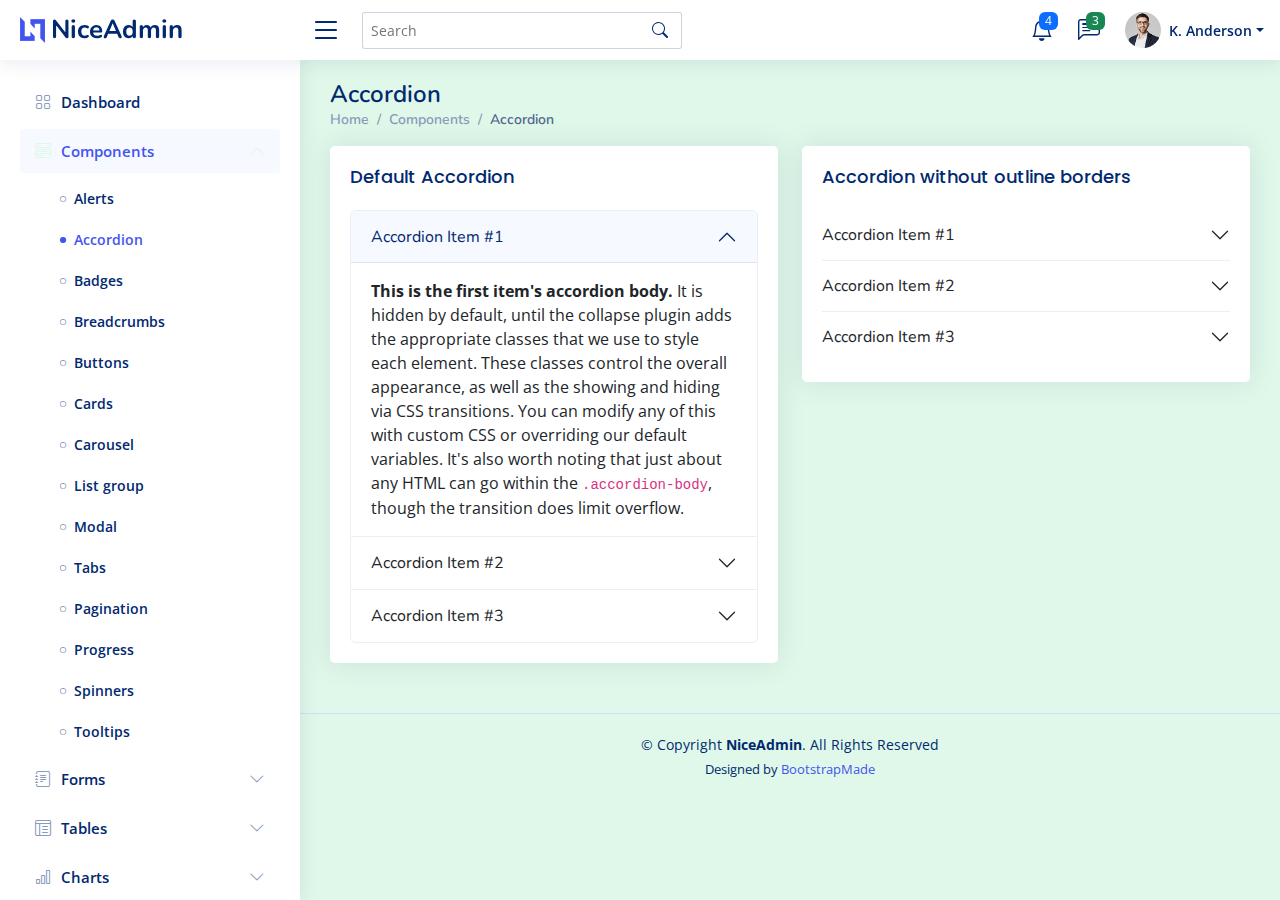
<file: admin/components-accordion.html>
<!DOCTYPE html>
<html lang="en">

<head>
  <meta charset="utf-8">
  <meta content="width=device-width, initial-scale=1.0" name="viewport">

  <title>Components / Accordion - NiceAdmin Bootstrap Template</title>
  <meta content="" name="description">
  <meta content="" name="keywords">

  <!-- Favicons -->
  <link href="assets/img/favicon.png" rel="icon">
  <link href="assets/img/apple-touch-icon.png" rel="apple-touch-icon">

  <!-- Google Fonts -->
  <link href="https://fonts.gstatic.com" rel="preconnect">
  <link href="https://fonts.googleapis.com/css?family=Open+Sans:300,300i,400,400i,600,600i,700,700i|Nunito:300,300i,400,400i,600,600i,700,700i|Poppins:300,300i,400,400i,500,500i,600,600i,700,700i" rel="stylesheet">

  <!-- Vendor CSS Files -->
  <link href="assets/vendor/bootstrap/css/bootstrap.min.css" rel="stylesheet">
  <link href="assets/vendor/bootstrap-icons/bootstrap-icons.css" rel="stylesheet">
  <link href="assets/vendor/boxicons/css/boxicons.min.css" rel="stylesheet">
  <link href="assets/vendor/quill/quill.snow.css" rel="stylesheet">
  <link href="assets/vendor/quill/quill.bubble.css" rel="stylesheet">
  <link href="assets/vendor/remixicon/remixicon.css" rel="stylesheet">
  <link href="assets/vendor/simple-datatables/style.css" rel="stylesheet">

  <!-- Template Main CSS File -->
  <link href="assets/css/style.css" rel="stylesheet">

  <!-- =======================================================
  * Template Name: NiceAdmin
  * Updated: Jul 27 2023 with Bootstrap v5.3.1
  * Template URL: https://bootstrapmade.com/nice-admin-bootstrap-admin-html-template/
  * Author: BootstrapMade.com
  * License: https://bootstrapmade.com/license/
  ======================================================== -->
</head>

<body>

  <!-- ======= Header ======= -->
  <header id="header" class="header fixed-top d-flex align-items-center">

    <div class="d-flex align-items-center justify-content-between">
      <a href="index.html" class="logo d-flex align-items-center">
        <img src="assets/img/logo.png" alt="">
        <span class="d-none d-lg-block">NiceAdmin</span>
      </a>
      <i class="bi bi-list toggle-sidebar-btn"></i>
    </div><!-- End Logo -->

    <div class="search-bar">
      <form class="search-form d-flex align-items-center" method="POST" action="#">
        <input type="text" name="query" placeholder="Search" title="Enter search keyword">
        <button type="submit" title="Search"><i class="bi bi-search"></i></button>
      </form>
    </div><!-- End Search Bar -->

    <nav class="header-nav ms-auto">
      <ul class="d-flex align-items-center">

        <li class="nav-item d-block d-lg-none">
          <a class="nav-link nav-icon search-bar-toggle " href="#">
            <i class="bi bi-search"></i>
          </a>
        </li><!-- End Search Icon-->

        <li class="nav-item dropdown">

          <a class="nav-link nav-icon" href="#" data-bs-toggle="dropdown">
            <i class="bi bi-bell"></i>
            <span class="badge bg-primary badge-number">4</span>
          </a><!-- End Notification Icon -->

          <ul class="dropdown-menu dropdown-menu-end dropdown-menu-arrow notifications">
            <li class="dropdown-header">
              You have 4 new notifications
              <a href="#"><span class="badge rounded-pill bg-primary p-2 ms-2">View all</span></a>
            </li>
            <li>
              <hr class="dropdown-divider">
            </li>

            <li class="notification-item">
              <i class="bi bi-exclamation-circle text-warning"></i>
              <div>
                <h4>Lorem Ipsum</h4>
                <p>Quae dolorem earum veritatis oditseno</p>
                <p>30 min. ago</p>
              </div>
            </li>

            <li>
              <hr class="dropdown-divider">
            </li>

            <li class="notification-item">
              <i class="bi bi-x-circle text-danger"></i>
              <div>
                <h4>Atque rerum nesciunt</h4>
                <p>Quae dolorem earum veritatis oditseno</p>
                <p>1 hr. ago</p>
              </div>
            </li>

            <li>
              <hr class="dropdown-divider">
            </li>

            <li class="notification-item">
              <i class="bi bi-check-circle text-success"></i>
              <div>
                <h4>Sit rerum fuga</h4>
                <p>Quae dolorem earum veritatis oditseno</p>
                <p>2 hrs. ago</p>
              </div>
            </li>

            <li>
              <hr class="dropdown-divider">
            </li>

            <li class="notification-item">
              <i class="bi bi-info-circle text-primary"></i>
              <div>
                <h4>Dicta reprehenderit</h4>
                <p>Quae dolorem earum veritatis oditseno</p>
                <p>4 hrs. ago</p>
              </div>
            </li>

            <li>
              <hr class="dropdown-divider">
            </li>
            <li class="dropdown-footer">
              <a href="#">Show all notifications</a>
            </li>

          </ul><!-- End Notification Dropdown Items -->

        </li><!-- End Notification Nav -->

        <li class="nav-item dropdown">

          <a class="nav-link nav-icon" href="#" data-bs-toggle="dropdown">
            <i class="bi bi-chat-left-text"></i>
            <span class="badge bg-success badge-number">3</span>
          </a><!-- End Messages Icon -->

          <ul class="dropdown-menu dropdown-menu-end dropdown-menu-arrow messages">
            <li class="dropdown-header">
              You have 3 new messages
              <a href="#"><span class="badge rounded-pill bg-primary p-2 ms-2">View all</span></a>
            </li>
            <li>
              <hr class="dropdown-divider">
            </li>

            <li class="message-item">
              <a href="#">
                <img src="assets/img/messages-1.jpg" alt="" class="rounded-circle">
                <div>
                  <h4>Maria Hudson</h4>
                  <p>Velit asperiores et ducimus soluta repudiandae labore officia est ut...</p>
                  <p>4 hrs. ago</p>
                </div>
              </a>
            </li>
            <li>
              <hr class="dropdown-divider">
            </li>

            <li class="message-item">
              <a href="#">
                <img src="assets/img/messages-2.jpg" alt="" class="rounded-circle">
                <div>
                  <h4>Anna Nelson</h4>
                  <p>Velit asperiores et ducimus soluta repudiandae labore officia est ut...</p>
                  <p>6 hrs. ago</p>
                </div>
              </a>
            </li>
            <li>
              <hr class="dropdown-divider">
            </li>

            <li class="message-item">
              <a href="#">
                <img src="assets/img/messages-3.jpg" alt="" class="rounded-circle">
                <div>
                  <h4>David Muldon</h4>
                  <p>Velit asperiores et ducimus soluta repudiandae labore officia est ut...</p>
                  <p>8 hrs. ago</p>
                </div>
              </a>
            </li>
            <li>
              <hr class="dropdown-divider">
            </li>

            <li class="dropdown-footer">
              <a href="#">Show all messages</a>
            </li>

          </ul><!-- End Messages Dropdown Items -->

        </li><!-- End Messages Nav -->

        <li class="nav-item dropdown pe-3">

          <a class="nav-link nav-profile d-flex align-items-center pe-0" href="#" data-bs-toggle="dropdown">
            <img src="assets/img/profile-img.jpg" alt="Profile" class="rounded-circle">
            <span class="d-none d-md-block dropdown-toggle ps-2">K. Anderson</span>
          </a><!-- End Profile Iamge Icon -->

          <ul class="dropdown-menu dropdown-menu-end dropdown-menu-arrow profile">
            <li class="dropdown-header">
              <h6>Kevin Anderson</h6>
              <span>Web Designer</span>
            </li>
            <li>
              <hr class="dropdown-divider">
            </li>

            <li>
              <a class="dropdown-item d-flex align-items-center" href="users-profile.html">
                <i class="bi bi-person"></i>
                <span>My Profile</span>
              </a>
            </li>
            <li>
              <hr class="dropdown-divider">
            </li>

            <li>
              <a class="dropdown-item d-flex align-items-center" href="users-profile.html">
                <i class="bi bi-gear"></i>
                <span>Account Settings</span>
              </a>
            </li>
            <li>
              <hr class="dropdown-divider">
            </li>

            <li>
              <a class="dropdown-item d-flex align-items-center" href="pages-faq.html">
                <i class="bi bi-question-circle"></i>
                <span>Need Help?</span>
              </a>
            </li>
            <li>
              <hr class="dropdown-divider">
            </li>

            <li>
              <a class="dropdown-item d-flex align-items-center" href="#">
                <i class="bi bi-box-arrow-right"></i>
                <span>Sign Out</span>
              </a>
            </li>

          </ul><!-- End Profile Dropdown Items -->
        </li><!-- End Profile Nav -->

      </ul>
    </nav><!-- End Icons Navigation -->

  </header><!-- End Header -->

  <!-- ======= Sidebar ======= -->
  <aside id="sidebar" class="sidebar">

    <ul class="sidebar-nav" id="sidebar-nav">

      <li class="nav-item">
        <a class="nav-link collapsed" href="index.html">
          <i class="bi bi-grid"></i>
          <span>Dashboard</span>
        </a>
      </li><!-- End Dashboard Nav -->

      <li class="nav-item">
        <a class="nav-link " data-bs-target="#components-nav" data-bs-toggle="collapse" href="#">
          <i class="bi bi-menu-button-wide"></i><span>Components</span><i class="bi bi-chevron-down ms-auto"></i>
        </a>
        <ul id="components-nav" class="nav-content collapse show" data-bs-parent="#sidebar-nav">
          <li>
            <a href="components-alerts.html">
              <i class="bi bi-circle"></i><span>Alerts</span>
            </a>
          </li>
          <li>
            <a href="components-accordion.html" class="active">
              <i class="bi bi-circle"></i><span>Accordion</span>
            </a>
          </li>
          <li>
            <a href="components-badges.html">
              <i class="bi bi-circle"></i><span>Badges</span>
            </a>
          </li>
          <li>
            <a href="components-breadcrumbs.html">
              <i class="bi bi-circle"></i><span>Breadcrumbs</span>
            </a>
          </li>
          <li>
            <a href="components-buttons.html">
              <i class="bi bi-circle"></i><span>Buttons</span>
            </a>
          </li>
          <li>
            <a href="components-cards.html">
              <i class="bi bi-circle"></i><span>Cards</span>
            </a>
          </li>
          <li>
            <a href="components-carousel.html">
              <i class="bi bi-circle"></i><span>Carousel</span>
            </a>
          </li>
          <li>
            <a href="components-list-group.html">
              <i class="bi bi-circle"></i><span>List group</span>
            </a>
          </li>
          <li>
            <a href="components-modal.html">
              <i class="bi bi-circle"></i><span>Modal</span>
            </a>
          </li>
          <li>
            <a href="components-tabs.html">
              <i class="bi bi-circle"></i><span>Tabs</span>
            </a>
          </li>
          <li>
            <a href="components-pagination.html">
              <i class="bi bi-circle"></i><span>Pagination</span>
            </a>
          </li>
          <li>
            <a href="components-progress.html">
              <i class="bi bi-circle"></i><span>Progress</span>
            </a>
          </li>
          <li>
            <a href="components-spinners.html">
              <i class="bi bi-circle"></i><span>Spinners</span>
            </a>
          </li>
          <li>
            <a href="components-tooltips.html">
              <i class="bi bi-circle"></i><span>Tooltips</span>
            </a>
          </li>
        </ul>
      </li><!-- End Components Nav -->

      <li class="nav-item">
        <a class="nav-link collapsed" data-bs-target="#forms-nav" data-bs-toggle="collapse" href="#">
          <i class="bi bi-journal-text"></i><span>Forms</span><i class="bi bi-chevron-down ms-auto"></i>
        </a>
        <ul id="forms-nav" class="nav-content collapse " data-bs-parent="#sidebar-nav">
          <li>
            <a href="forms-elements.html">
              <i class="bi bi-circle"></i><span>Form Elements</span>
            </a>
          </li>
          <li>
            <a href="forms-layouts.html">
              <i class="bi bi-circle"></i><span>Form Layouts</span>
            </a>
          </li>
          <li>
            <a href="forms-editors.html">
              <i class="bi bi-circle"></i><span>Form Editors</span>
            </a>
          </li>
          <li>
            <a href="forms-validation.html">
              <i class="bi bi-circle"></i><span>Form Validation</span>
            </a>
          </li>
        </ul>
      </li><!-- End Forms Nav -->

      <li class="nav-item">
        <a class="nav-link collapsed" data-bs-target="#tables-nav" data-bs-toggle="collapse" href="#">
          <i class="bi bi-layout-text-window-reverse"></i><span>Tables</span><i class="bi bi-chevron-down ms-auto"></i>
        </a>
        <ul id="tables-nav" class="nav-content collapse " data-bs-parent="#sidebar-nav">
          <li>
            <a href="tables-general.html">
              <i class="bi bi-circle"></i><span>General Tables</span>
            </a>
          </li>
          <li>
            <a href="tables-data.html">
              <i class="bi bi-circle"></i><span>Data Tables</span>
            </a>
          </li>
        </ul>
      </li><!-- End Tables Nav -->

      <li class="nav-item">
        <a class="nav-link collapsed" data-bs-target="#charts-nav" data-bs-toggle="collapse" href="#">
          <i class="bi bi-bar-chart"></i><span>Charts</span><i class="bi bi-chevron-down ms-auto"></i>
        </a>
        <ul id="charts-nav" class="nav-content collapse " data-bs-parent="#sidebar-nav">
          <li>
            <a href="charts-chartjs.html">
              <i class="bi bi-circle"></i><span>Chart.js</span>
            </a>
          </li>
          <li>
            <a href="charts-apexcharts.html">
              <i class="bi bi-circle"></i><span>ApexCharts</span>
            </a>
          </li>
          <li>
            <a href="charts-echarts.html">
              <i class="bi bi-circle"></i><span>ECharts</span>
            </a>
          </li>
        </ul>
      </li><!-- End Charts Nav -->

      <li class="nav-item">
        <a class="nav-link collapsed" data-bs-target="#icons-nav" data-bs-toggle="collapse" href="#">
          <i class="bi bi-gem"></i><span>Icons</span><i class="bi bi-chevron-down ms-auto"></i>
        </a>
        <ul id="icons-nav" class="nav-content collapse " data-bs-parent="#sidebar-nav">
          <li>
            <a href="icons-bootstrap.html">
              <i class="bi bi-circle"></i><span>Bootstrap Icons</span>
            </a>
          </li>
          <li>
            <a href="icons-remix.html">
              <i class="bi bi-circle"></i><span>Remix Icons</span>
            </a>
          </li>
          <li>
            <a href="icons-boxicons.html">
              <i class="bi bi-circle"></i><span>Boxicons</span>
            </a>
          </li>
        </ul>
      </li><!-- End Icons Nav -->

      <li class="nav-heading">Pages</li>

      <li class="nav-item">
        <a class="nav-link collapsed" href="users-profile.html">
          <i class="bi bi-person"></i>
          <span>Profile</span>
        </a>
      </li><!-- End Profile Page Nav -->

      <li class="nav-item">
        <a class="nav-link collapsed" href="pages-faq.html">
          <i class="bi bi-question-circle"></i>
          <span>F.A.Q</span>
        </a>
      </li><!-- End F.A.Q Page Nav -->

      <li class="nav-item">
        <a class="nav-link collapsed" href="pages-contact.html">
          <i class="bi bi-envelope"></i>
          <span>Contact</span>
        </a>
      </li><!-- End Contact Page Nav -->

      <li class="nav-item">
        <a class="nav-link collapsed" href="pages-register.html">
          <i class="bi bi-card-list"></i>
          <span>Register</span>
        </a>
      </li><!-- End Register Page Nav -->

      <li class="nav-item">
        <a class="nav-link collapsed" href="pages-login.html">
          <i class="bi bi-box-arrow-in-right"></i>
          <span>Login</span>
        </a>
      </li><!-- End Login Page Nav -->

      <li class="nav-item">
        <a class="nav-link collapsed" href="pages-error-404.html">
          <i class="bi bi-dash-circle"></i>
          <span>Error 404</span>
        </a>
      </li><!-- End Error 404 Page Nav -->

      <li class="nav-item">
        <a class="nav-link collapsed" href="pages-blank.html">
          <i class="bi bi-file-earmark"></i>
          <span>Blank</span>
        </a>
      </li><!-- End Blank Page Nav -->

    </ul>

  </aside><!-- End Sidebar-->

  <main id="main" class="main">

    <div class="pagetitle">
      <h1>Accordion</h1>
      <nav>
        <ol class="breadcrumb">
          <li class="breadcrumb-item"><a href="index.html">Home</a></li>
          <li class="breadcrumb-item">Components</li>
          <li class="breadcrumb-item active">Accordion</li>
        </ol>
      </nav>
    </div><!-- End Page Title -->

    <section class="section">
      <div class="row">
        <div class="col-lg-6">

          <div class="card">
            <div class="card-body">
              <h5 class="card-title">Default Accordion</h5>

              <!-- Default Accordion -->
              <div class="accordion" id="accordionExample">
                <div class="accordion-item">
                  <h2 class="accordion-header" id="headingOne">
                    <button class="accordion-button" type="button" data-bs-toggle="collapse" data-bs-target="#collapseOne" aria-expanded="true" aria-controls="collapseOne">
                      Accordion Item #1
                    </button>
                  </h2>
                  <div id="collapseOne" class="accordion-collapse collapse show" aria-labelledby="headingOne" data-bs-parent="#accordionExample">
                    <div class="accordion-body">
                      <strong>This is the first item's accordion body.</strong> It is hidden by default, until the collapse plugin adds the appropriate classes that we use to style each element. These classes control the overall appearance, as well as the showing and hiding via CSS transitions. You can modify any of this with custom CSS or overriding our default variables. It's also worth noting that just about any HTML can go within the <code>.accordion-body</code>, though the transition does limit overflow.
                    </div>
                  </div>
                </div>
                <div class="accordion-item">
                  <h2 class="accordion-header" id="headingTwo">
                    <button class="accordion-button collapsed" type="button" data-bs-toggle="collapse" data-bs-target="#collapseTwo" aria-expanded="false" aria-controls="collapseTwo">
                      Accordion Item #2
                    </button>
                  </h2>
                  <div id="collapseTwo" class="accordion-collapse collapse" aria-labelledby="headingTwo" data-bs-parent="#accordionExample">
                    <div class="accordion-body">
                      <strong>This is the second item's accordion body.</strong> It is hidden by default, until the collapse plugin adds the appropriate classes that we use to style each element. These classes control the overall appearance, as well as the showing and hiding via CSS transitions. You can modify any of this with custom CSS or overriding our default variables. It's also worth noting that just about any HTML can go within the <code>.accordion-body</code>, though the transition does limit overflow.
                    </div>
                  </div>
                </div>
                <div class="accordion-item">
                  <h2 class="accordion-header" id="headingThree">
                    <button class="accordion-button collapsed" type="button" data-bs-toggle="collapse" data-bs-target="#collapseThree" aria-expanded="false" aria-controls="collapseThree">
                      Accordion Item #3
                    </button>
                  </h2>
                  <div id="collapseThree" class="accordion-collapse collapse" aria-labelledby="headingThree" data-bs-parent="#accordionExample">
                    <div class="accordion-body">
                      <strong>This is the third item's accordion body.</strong> It is hidden by default, until the collapse plugin adds the appropriate classes that we use to style each element. These classes control the overall appearance, as well as the showing and hiding via CSS transitions. You can modify any of this with custom CSS or overriding our default variables. It's also worth noting that just about any HTML can go within the <code>.accordion-body</code>, though the transition does limit overflow.
                    </div>
                  </div>
                </div>
              </div><!-- End Default Accordion Example -->

            </div>
          </div>

        </div>

        <div class="col-lg-6">

          <div class="card">
            <div class="card-body">
              <h5 class="card-title">Accordion without outline borders</h5>

              <!-- Accordion without outline borders -->
              <div class="accordion accordion-flush" id="accordionFlushExample">
                <div class="accordion-item">
                  <h2 class="accordion-header" id="flush-headingOne">
                    <button class="accordion-button collapsed" type="button" data-bs-toggle="collapse" data-bs-target="#flush-collapseOne" aria-expanded="false" aria-controls="flush-collapseOne">
                      Accordion Item #1
                    </button>
                  </h2>
                  <div id="flush-collapseOne" class="accordion-collapse collapse" aria-labelledby="flush-headingOne" data-bs-parent="#accordionFlushExample">
                    <div class="accordion-body">Placeholder content for this accordion, which is intended to demonstrate the <code>.accordion-flush</code> class. This is the first item's accordion body.</div>
                  </div>
                </div>
                <div class="accordion-item">
                  <h2 class="accordion-header" id="flush-headingTwo">
                    <button class="accordion-button collapsed" type="button" data-bs-toggle="collapse" data-bs-target="#flush-collapseTwo" aria-expanded="false" aria-controls="flush-collapseTwo">
                      Accordion Item #2
                    </button>
                  </h2>
                  <div id="flush-collapseTwo" class="accordion-collapse collapse" aria-labelledby="flush-headingTwo" data-bs-parent="#accordionFlushExample">
                    <div class="accordion-body">Placeholder content for this accordion, which is intended to demonstrate the <code>.accordion-flush</code> class. This is the second item's accordion body. Let's imagine this being filled with some actual content.</div>
                  </div>
                </div>
                <div class="accordion-item">
                  <h2 class="accordion-header" id="flush-headingThree">
                    <button class="accordion-button collapsed" type="button" data-bs-toggle="collapse" data-bs-target="#flush-collapseThree" aria-expanded="false" aria-controls="flush-collapseThree">
                      Accordion Item #3
                    </button>
                  </h2>
                  <div id="flush-collapseThree" class="accordion-collapse collapse" aria-labelledby="flush-headingThree" data-bs-parent="#accordionFlushExample">
                    <div class="accordion-body">Placeholder content for this accordion, which is intended to demonstrate the <code>.accordion-flush</code> class. This is the third item's accordion body. Nothing more exciting happening here in terms of content, but just filling up the space to make it look, at least at first glance, a bit more representative of how this would look in a real-world application.</div>
                  </div>
                </div>
              </div><!-- End Accordion without outline borders -->

            </div>
          </div>

        </div>
      </div>
    </section>

  </main><!-- End #main -->

  <!-- ======= Footer ======= -->
  <footer id="footer" class="footer">
    <div class="copyright">
      &copy; Copyright <strong><span>NiceAdmin</span></strong>. All Rights Reserved
    </div>
    <div class="credits">
      <!-- All the links in the footer should remain intact. -->
      <!-- You can delete the links only if you purchased the pro version. -->
      <!-- Licensing information: https://bootstrapmade.com/license/ -->
      <!-- Purchase the pro version with working PHP/AJAX contact form: https://bootstrapmade.com/nice-admin-bootstrap-admin-html-template/ -->
      Designed by <a href="https://bootstrapmade.com/">BootstrapMade</a>
    </div>
  </footer><!-- End Footer -->

  <a href="#" class="back-to-top d-flex align-items-center justify-content-center"><i class="bi bi-arrow-up-short"></i></a>

  <!-- Vendor JS Files -->
  <script src="assets/vendor/apexcharts/apexcharts.min.js"></script>
  <script src="assets/vendor/bootstrap/js/bootstrap.bundle.min.js"></script>
  <script src="assets/vendor/chart.js/chart.umd.js"></script>
  <script src="assets/vendor/echarts/echarts.min.js"></script>
  <script src="assets/vendor/quill/quill.min.js"></script>
  <script src="assets/vendor/simple-datatables/simple-datatables.js"></script>
  <script src="assets/vendor/tinymce/tinymce.min.js"></script>
  <script src="assets/vendor/php-email-form/validate.js"></script>

  <!-- Template Main JS File -->
  <script src="assets/js/main.js"></script>

</body>

</html>
</file>
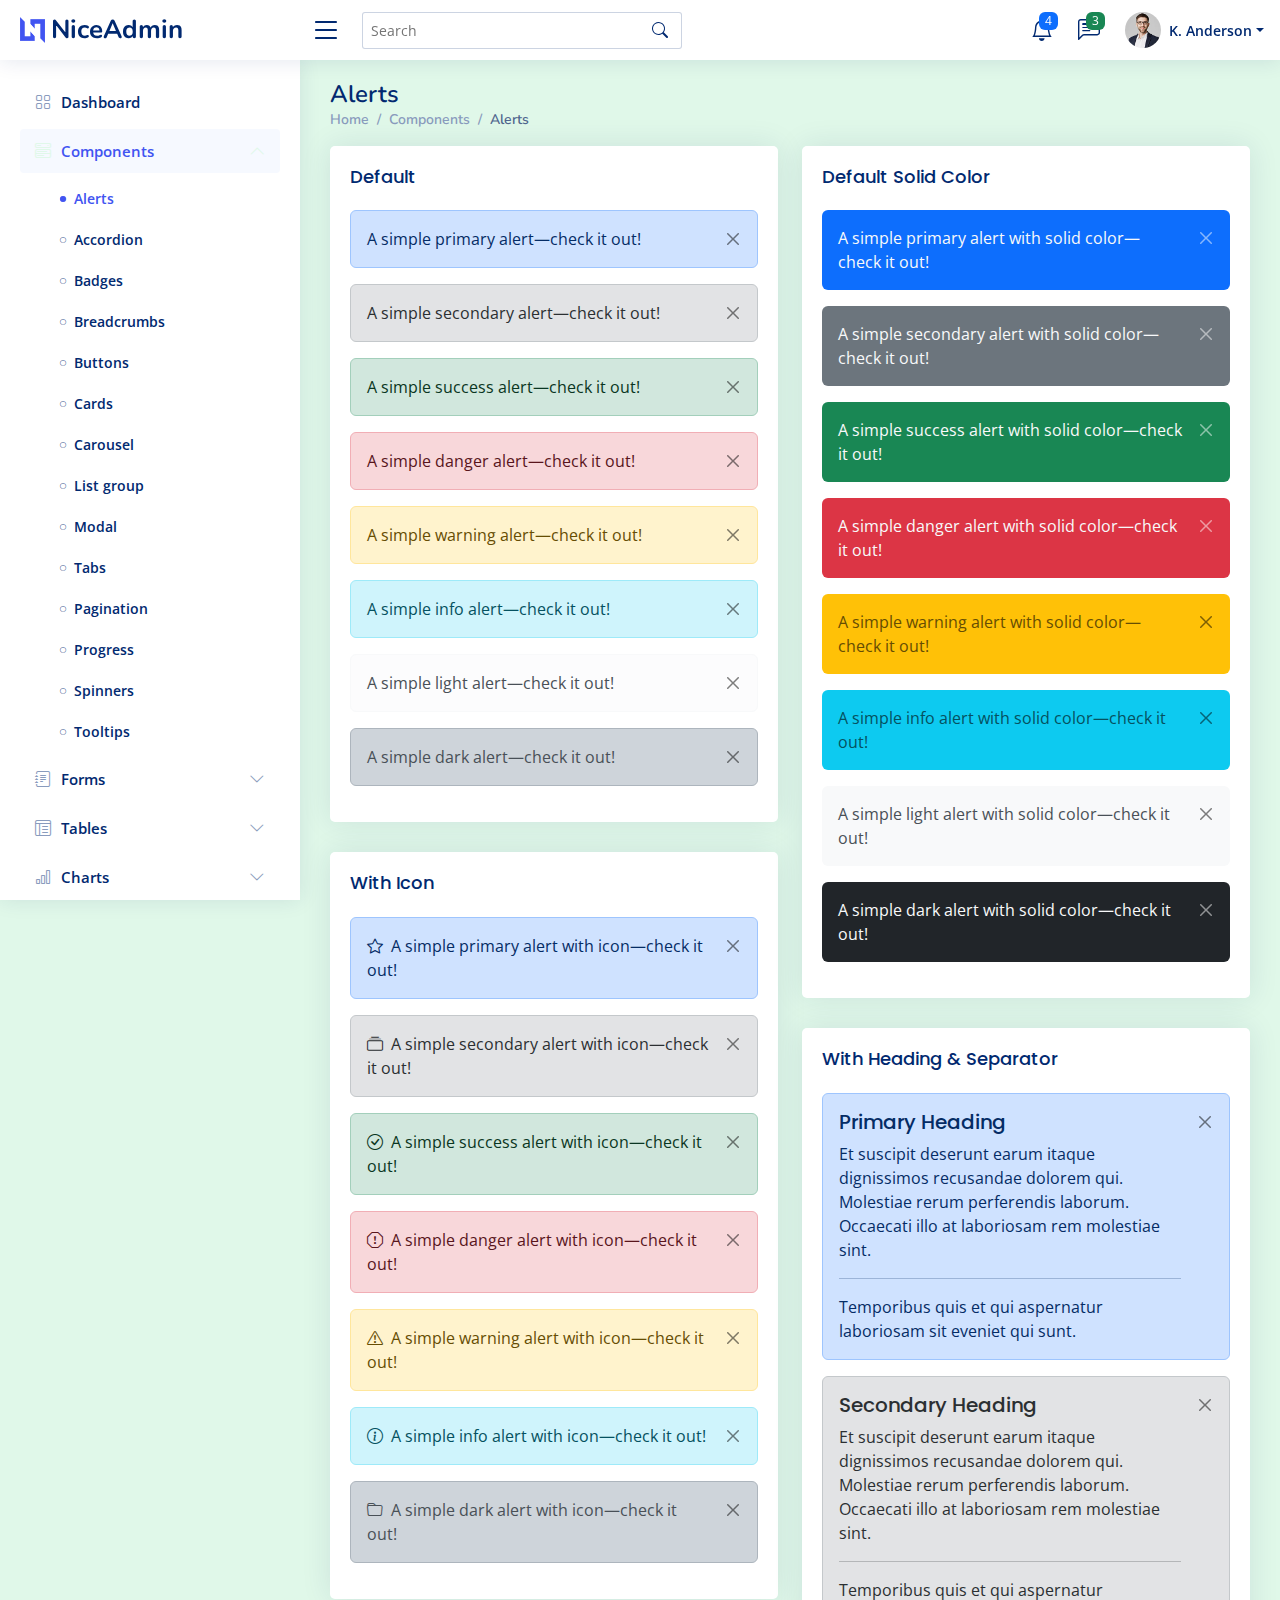
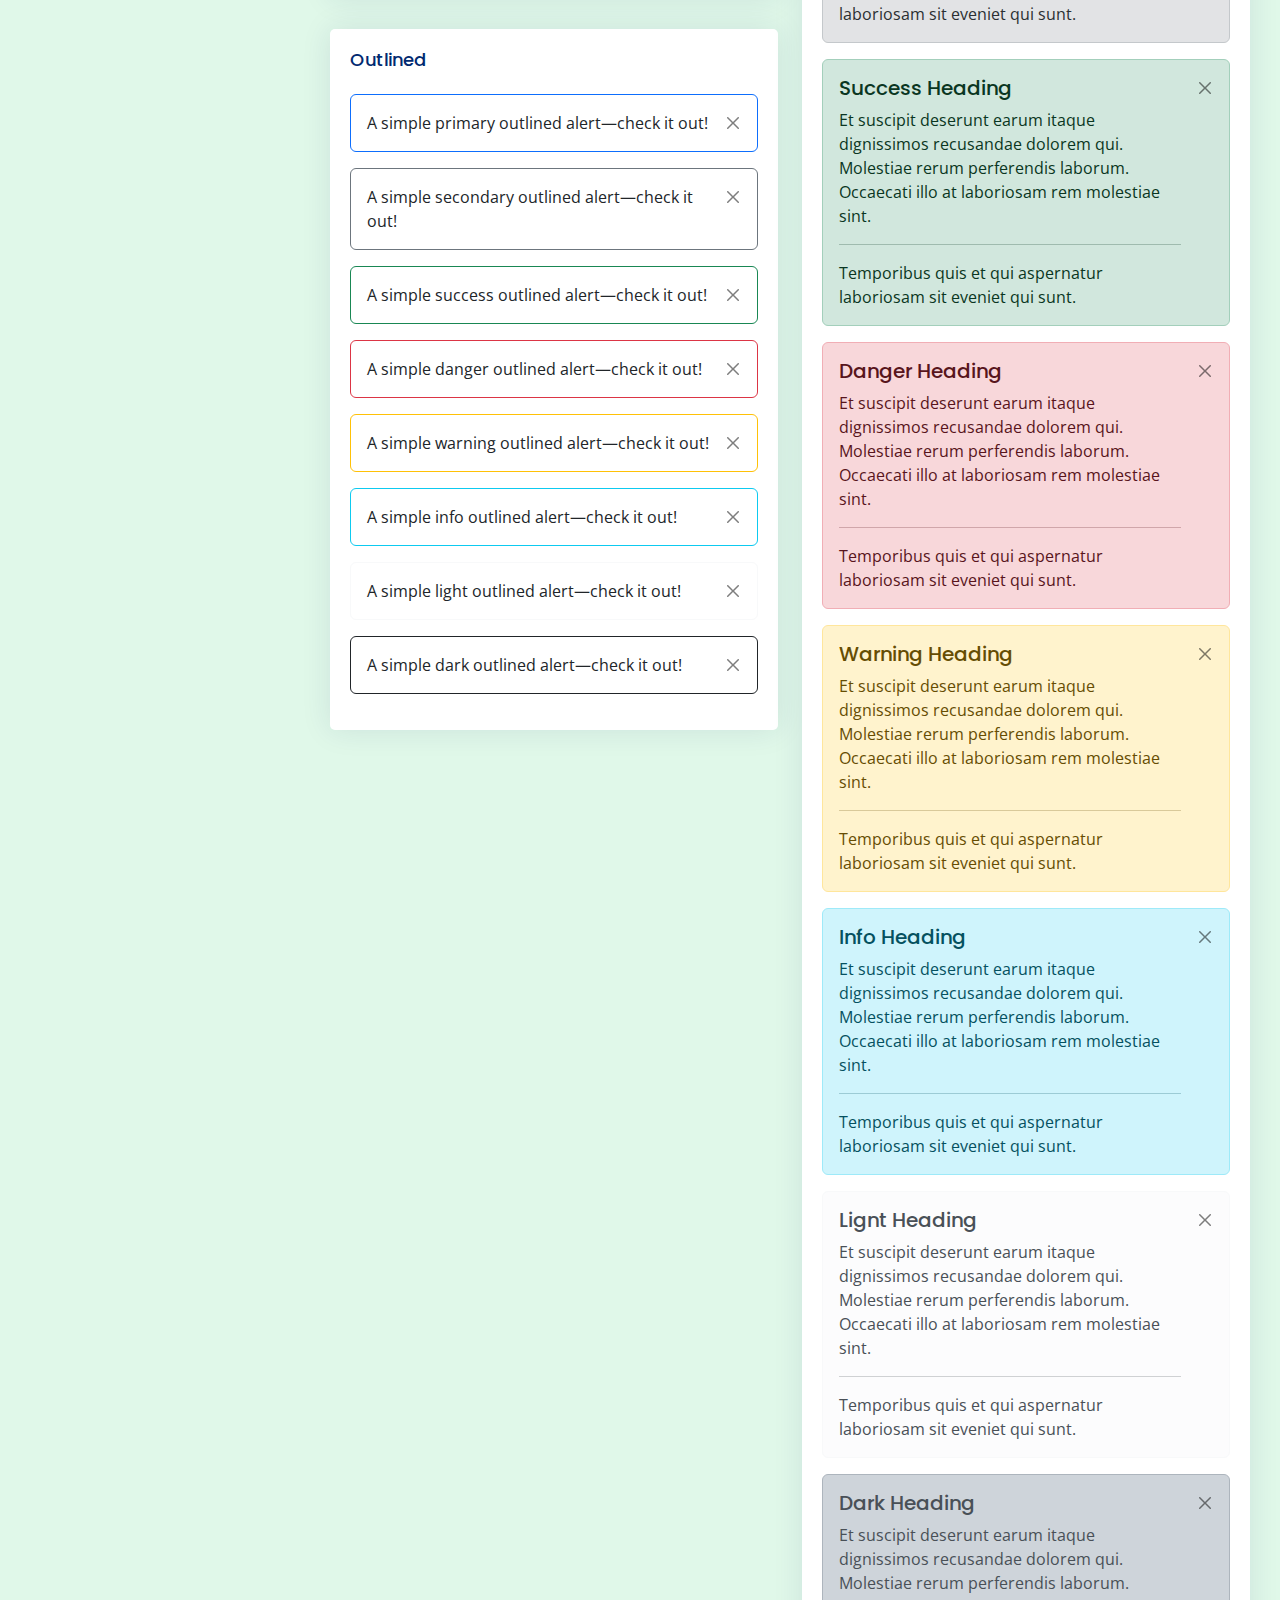
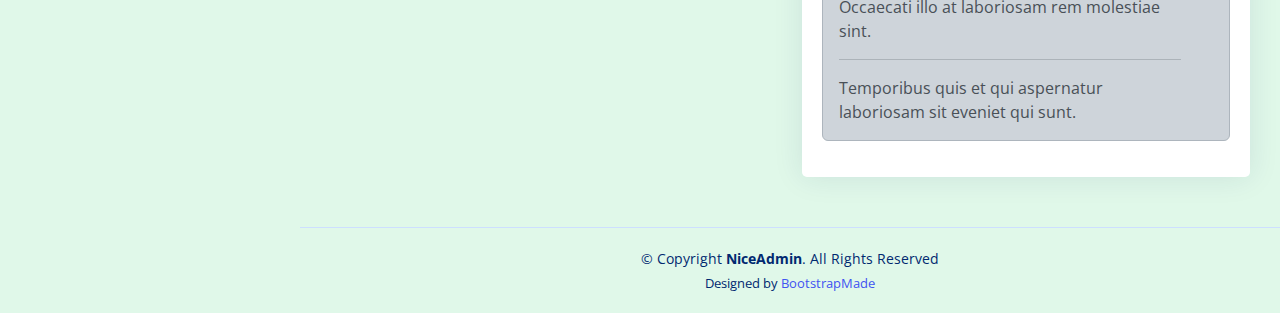
<file: admin/components-alerts.html>
<!DOCTYPE html>
<html lang="en">

<head>
  <meta charset="utf-8">
  <meta content="width=device-width, initial-scale=1.0" name="viewport">

  <title>Components / Alerts - NiceAdmin Bootstrap Template</title>
  <meta content="" name="description">
  <meta content="" name="keywords">

  <!-- Favicons -->
  <link href="assets/img/favicon.png" rel="icon">
  <link href="assets/img/apple-touch-icon.png" rel="apple-touch-icon">

  <!-- Google Fonts -->
  <link href="https://fonts.gstatic.com" rel="preconnect">
  <link href="https://fonts.googleapis.com/css?family=Open+Sans:300,300i,400,400i,600,600i,700,700i|Nunito:300,300i,400,400i,600,600i,700,700i|Poppins:300,300i,400,400i,500,500i,600,600i,700,700i" rel="stylesheet">

  <!-- Vendor CSS Files -->
  <link href="assets/vendor/bootstrap/css/bootstrap.min.css" rel="stylesheet">
  <link href="assets/vendor/bootstrap-icons/bootstrap-icons.css" rel="stylesheet">
  <link href="assets/vendor/boxicons/css/boxicons.min.css" rel="stylesheet">
  <link href="assets/vendor/quill/quill.snow.css" rel="stylesheet">
  <link href="assets/vendor/quill/quill.bubble.css" rel="stylesheet">
  <link href="assets/vendor/remixicon/remixicon.css" rel="stylesheet">
  <link href="assets/vendor/simple-datatables/style.css" rel="stylesheet">

  <!-- Template Main CSS File -->
  <link href="assets/css/style.css" rel="stylesheet">

  <!-- =======================================================
  * Template Name: NiceAdmin
  * Updated: Jul 27 2023 with Bootstrap v5.3.1
  * Template URL: https://bootstrapmade.com/nice-admin-bootstrap-admin-html-template/
  * Author: BootstrapMade.com
  * License: https://bootstrapmade.com/license/
  ======================================================== -->
</head>

<body>

  <!-- ======= Header ======= -->
  <header id="header" class="header fixed-top d-flex align-items-center">

    <div class="d-flex align-items-center justify-content-between">
      <a href="index.html" class="logo d-flex align-items-center">
        <img src="assets/img/logo.png" alt="">
        <span class="d-none d-lg-block">NiceAdmin</span>
      </a>
      <i class="bi bi-list toggle-sidebar-btn"></i>
    </div><!-- End Logo -->

    <div class="search-bar">
      <form class="search-form d-flex align-items-center" method="POST" action="#">
        <input type="text" name="query" placeholder="Search" title="Enter search keyword">
        <button type="submit" title="Search"><i class="bi bi-search"></i></button>
      </form>
    </div><!-- End Search Bar -->

    <nav class="header-nav ms-auto">
      <ul class="d-flex align-items-center">

        <li class="nav-item d-block d-lg-none">
          <a class="nav-link nav-icon search-bar-toggle " href="#">
            <i class="bi bi-search"></i>
          </a>
        </li><!-- End Search Icon-->

        <li class="nav-item dropdown">

          <a class="nav-link nav-icon" href="#" data-bs-toggle="dropdown">
            <i class="bi bi-bell"></i>
            <span class="badge bg-primary badge-number">4</span>
          </a><!-- End Notification Icon -->

          <ul class="dropdown-menu dropdown-menu-end dropdown-menu-arrow notifications">
            <li class="dropdown-header">
              You have 4 new notifications
              <a href="#"><span class="badge rounded-pill bg-primary p-2 ms-2">View all</span></a>
            </li>
            <li>
              <hr class="dropdown-divider">
            </li>

            <li class="notification-item">
              <i class="bi bi-exclamation-circle text-warning"></i>
              <div>
                <h4>Lorem Ipsum</h4>
                <p>Quae dolorem earum veritatis oditseno</p>
                <p>30 min. ago</p>
              </div>
            </li>

            <li>
              <hr class="dropdown-divider">
            </li>

            <li class="notification-item">
              <i class="bi bi-x-circle text-danger"></i>
              <div>
                <h4>Atque rerum nesciunt</h4>
                <p>Quae dolorem earum veritatis oditseno</p>
                <p>1 hr. ago</p>
              </div>
            </li>

            <li>
              <hr class="dropdown-divider">
            </li>

            <li class="notification-item">
              <i class="bi bi-check-circle text-success"></i>
              <div>
                <h4>Sit rerum fuga</h4>
                <p>Quae dolorem earum veritatis oditseno</p>
                <p>2 hrs. ago</p>
              </div>
            </li>

            <li>
              <hr class="dropdown-divider">
            </li>

            <li class="notification-item">
              <i class="bi bi-info-circle text-primary"></i>
              <div>
                <h4>Dicta reprehenderit</h4>
                <p>Quae dolorem earum veritatis oditseno</p>
                <p>4 hrs. ago</p>
              </div>
            </li>

            <li>
              <hr class="dropdown-divider">
            </li>
            <li class="dropdown-footer">
              <a href="#">Show all notifications</a>
            </li>

          </ul><!-- End Notification Dropdown Items -->

        </li><!-- End Notification Nav -->

        <li class="nav-item dropdown">

          <a class="nav-link nav-icon" href="#" data-bs-toggle="dropdown">
            <i class="bi bi-chat-left-text"></i>
            <span class="badge bg-success badge-number">3</span>
          </a><!-- End Messages Icon -->

          <ul class="dropdown-menu dropdown-menu-end dropdown-menu-arrow messages">
            <li class="dropdown-header">
              You have 3 new messages
              <a href="#"><span class="badge rounded-pill bg-primary p-2 ms-2">View all</span></a>
            </li>
            <li>
              <hr class="dropdown-divider">
            </li>

            <li class="message-item">
              <a href="#">
                <img src="assets/img/messages-1.jpg" alt="" class="rounded-circle">
                <div>
                  <h4>Maria Hudson</h4>
                  <p>Velit asperiores et ducimus soluta repudiandae labore officia est ut...</p>
                  <p>4 hrs. ago</p>
                </div>
              </a>
            </li>
            <li>
              <hr class="dropdown-divider">
            </li>

            <li class="message-item">
              <a href="#">
                <img src="assets/img/messages-2.jpg" alt="" class="rounded-circle">
                <div>
                  <h4>Anna Nelson</h4>
                  <p>Velit asperiores et ducimus soluta repudiandae labore officia est ut...</p>
                  <p>6 hrs. ago</p>
                </div>
              </a>
            </li>
            <li>
              <hr class="dropdown-divider">
            </li>

            <li class="message-item">
              <a href="#">
                <img src="assets/img/messages-3.jpg" alt="" class="rounded-circle">
                <div>
                  <h4>David Muldon</h4>
                  <p>Velit asperiores et ducimus soluta repudiandae labore officia est ut...</p>
                  <p>8 hrs. ago</p>
                </div>
              </a>
            </li>
            <li>
              <hr class="dropdown-divider">
            </li>

            <li class="dropdown-footer">
              <a href="#">Show all messages</a>
            </li>

          </ul><!-- End Messages Dropdown Items -->

        </li><!-- End Messages Nav -->

        <li class="nav-item dropdown pe-3">

          <a class="nav-link nav-profile d-flex align-items-center pe-0" href="#" data-bs-toggle="dropdown">
            <img src="assets/img/profile-img.jpg" alt="Profile" class="rounded-circle">
            <span class="d-none d-md-block dropdown-toggle ps-2">K. Anderson</span>
          </a><!-- End Profile Iamge Icon -->

          <ul class="dropdown-menu dropdown-menu-end dropdown-menu-arrow profile">
            <li class="dropdown-header">
              <h6>Kevin Anderson</h6>
              <span>Web Designer</span>
            </li>
            <li>
              <hr class="dropdown-divider">
            </li>

            <li>
              <a class="dropdown-item d-flex align-items-center" href="users-profile.html">
                <i class="bi bi-person"></i>
                <span>My Profile</span>
              </a>
            </li>
            <li>
              <hr class="dropdown-divider">
            </li>

            <li>
              <a class="dropdown-item d-flex align-items-center" href="users-profile.html">
                <i class="bi bi-gear"></i>
                <span>Account Settings</span>
              </a>
            </li>
            <li>
              <hr class="dropdown-divider">
            </li>

            <li>
              <a class="dropdown-item d-flex align-items-center" href="pages-faq.html">
                <i class="bi bi-question-circle"></i>
                <span>Need Help?</span>
              </a>
            </li>
            <li>
              <hr class="dropdown-divider">
            </li>

            <li>
              <a class="dropdown-item d-flex align-items-center" href="#">
                <i class="bi bi-box-arrow-right"></i>
                <span>Sign Out</span>
              </a>
            </li>

          </ul><!-- End Profile Dropdown Items -->
        </li><!-- End Profile Nav -->

      </ul>
    </nav><!-- End Icons Navigation -->

  </header><!-- End Header -->

  <!-- ======= Sidebar ======= -->
  <aside id="sidebar" class="sidebar">

    <ul class="sidebar-nav" id="sidebar-nav">

      <li class="nav-item">
        <a class="nav-link collapsed" href="index.html">
          <i class="bi bi-grid"></i>
          <span>Dashboard</span>
        </a>
      </li><!-- End Dashboard Nav -->

      <li class="nav-item">
        <a class="nav-link " data-bs-target="#components-nav" data-bs-toggle="collapse" href="#">
          <i class="bi bi-menu-button-wide"></i><span>Components</span><i class="bi bi-chevron-down ms-auto"></i>
        </a>
        <ul id="components-nav" class="nav-content collapse show" data-bs-parent="#sidebar-nav">
          <li>
            <a href="components-alerts.html" class="active">
              <i class="bi bi-circle"></i><span>Alerts</span>
            </a>
          </li>
          <li>
            <a href="components-accordion.html">
              <i class="bi bi-circle"></i><span>Accordion</span>
            </a>
          </li>
          <li>
            <a href="components-badges.html">
              <i class="bi bi-circle"></i><span>Badges</span>
            </a>
          </li>
          <li>
            <a href="components-breadcrumbs.html">
              <i class="bi bi-circle"></i><span>Breadcrumbs</span>
            </a>
          </li>
          <li>
            <a href="components-buttons.html">
              <i class="bi bi-circle"></i><span>Buttons</span>
            </a>
          </li>
          <li>
            <a href="components-cards.html">
              <i class="bi bi-circle"></i><span>Cards</span>
            </a>
          </li>
          <li>
            <a href="components-carousel.html">
              <i class="bi bi-circle"></i><span>Carousel</span>
            </a>
          </li>
          <li>
            <a href="components-list-group.html">
              <i class="bi bi-circle"></i><span>List group</span>
            </a>
          </li>
          <li>
            <a href="components-modal.html">
              <i class="bi bi-circle"></i><span>Modal</span>
            </a>
          </li>
          <li>
            <a href="components-tabs.html">
              <i class="bi bi-circle"></i><span>Tabs</span>
            </a>
          </li>
          <li>
            <a href="components-pagination.html">
              <i class="bi bi-circle"></i><span>Pagination</span>
            </a>
          </li>
          <li>
            <a href="components-progress.html">
              <i class="bi bi-circle"></i><span>Progress</span>
            </a>
          </li>
          <li>
            <a href="components-spinners.html">
              <i class="bi bi-circle"></i><span>Spinners</span>
            </a>
          </li>
          <li>
            <a href="components-tooltips.html">
              <i class="bi bi-circle"></i><span>Tooltips</span>
            </a>
          </li>
        </ul>
      </li><!-- End Components Nav -->

      <li class="nav-item">
        <a class="nav-link collapsed" data-bs-target="#forms-nav" data-bs-toggle="collapse" href="#">
          <i class="bi bi-journal-text"></i><span>Forms</span><i class="bi bi-chevron-down ms-auto"></i>
        </a>
        <ul id="forms-nav" class="nav-content collapse " data-bs-parent="#sidebar-nav">
          <li>
            <a href="forms-elements.html">
              <i class="bi bi-circle"></i><span>Form Elements</span>
            </a>
          </li>
          <li>
            <a href="forms-layouts.html">
              <i class="bi bi-circle"></i><span>Form Layouts</span>
            </a>
          </li>
          <li>
            <a href="forms-editors.html">
              <i class="bi bi-circle"></i><span>Form Editors</span>
            </a>
          </li>
          <li>
            <a href="forms-validation.html">
              <i class="bi bi-circle"></i><span>Form Validation</span>
            </a>
          </li>
        </ul>
      </li><!-- End Forms Nav -->

      <li class="nav-item">
        <a class="nav-link collapsed" data-bs-target="#tables-nav" data-bs-toggle="collapse" href="#">
          <i class="bi bi-layout-text-window-reverse"></i><span>Tables</span><i class="bi bi-chevron-down ms-auto"></i>
        </a>
        <ul id="tables-nav" class="nav-content collapse " data-bs-parent="#sidebar-nav">
          <li>
            <a href="tables-general.html">
              <i class="bi bi-circle"></i><span>General Tables</span>
            </a>
          </li>
          <li>
            <a href="tables-data.html">
              <i class="bi bi-circle"></i><span>Data Tables</span>
            </a>
          </li>
        </ul>
      </li><!-- End Tables Nav -->

      <li class="nav-item">
        <a class="nav-link collapsed" data-bs-target="#charts-nav" data-bs-toggle="collapse" href="#">
          <i class="bi bi-bar-chart"></i><span>Charts</span><i class="bi bi-chevron-down ms-auto"></i>
        </a>
        <ul id="charts-nav" class="nav-content collapse " data-bs-parent="#sidebar-nav">
          <li>
            <a href="charts-chartjs.html">
              <i class="bi bi-circle"></i><span>Chart.js</span>
            </a>
          </li>
          <li>
            <a href="charts-apexcharts.html">
              <i class="bi bi-circle"></i><span>ApexCharts</span>
            </a>
          </li>
          <li>
            <a href="charts-echarts.html">
              <i class="bi bi-circle"></i><span>ECharts</span>
            </a>
          </li>
        </ul>
      </li><!-- End Charts Nav -->

      <li class="nav-item">
        <a class="nav-link collapsed" data-bs-target="#icons-nav" data-bs-toggle="collapse" href="#">
          <i class="bi bi-gem"></i><span>Icons</span><i class="bi bi-chevron-down ms-auto"></i>
        </a>
        <ul id="icons-nav" class="nav-content collapse " data-bs-parent="#sidebar-nav">
          <li>
            <a href="icons-bootstrap.html">
              <i class="bi bi-circle"></i><span>Bootstrap Icons</span>
            </a>
          </li>
          <li>
            <a href="icons-remix.html">
              <i class="bi bi-circle"></i><span>Remix Icons</span>
            </a>
          </li>
          <li>
            <a href="icons-boxicons.html">
              <i class="bi bi-circle"></i><span>Boxicons</span>
            </a>
          </li>
        </ul>
      </li><!-- End Icons Nav -->

      <li class="nav-heading">Pages</li>

      <li class="nav-item">
        <a class="nav-link collapsed" href="users-profile.html">
          <i class="bi bi-person"></i>
          <span>Profile</span>
        </a>
      </li><!-- End Profile Page Nav -->

      <li class="nav-item">
        <a class="nav-link collapsed" href="pages-faq.html">
          <i class="bi bi-question-circle"></i>
          <span>F.A.Q</span>
        </a>
      </li><!-- End F.A.Q Page Nav -->

      <li class="nav-item">
        <a class="nav-link collapsed" href="pages-contact.html">
          <i class="bi bi-envelope"></i>
          <span>Contact</span>
        </a>
      </li><!-- End Contact Page Nav -->

      <li class="nav-item">
        <a class="nav-link collapsed" href="pages-register.html">
          <i class="bi bi-card-list"></i>
          <span>Register</span>
        </a>
      </li><!-- End Register Page Nav -->

      <li class="nav-item">
        <a class="nav-link collapsed" href="pages-login.html">
          <i class="bi bi-box-arrow-in-right"></i>
          <span>Login</span>
        </a>
      </li><!-- End Login Page Nav -->

      <li class="nav-item">
        <a class="nav-link collapsed" href="pages-error-404.html">
          <i class="bi bi-dash-circle"></i>
          <span>Error 404</span>
        </a>
      </li><!-- End Error 404 Page Nav -->

      <li class="nav-item">
        <a class="nav-link collapsed" href="pages-blank.html">
          <i class="bi bi-file-earmark"></i>
          <span>Blank</span>
        </a>
      </li><!-- End Blank Page Nav -->

    </ul>

  </aside><!-- End Sidebar-->

  <main id="main" class="main">

    <div class="pagetitle">
      <h1>Alerts</h1>
      <nav>
        <ol class="breadcrumb">
          <li class="breadcrumb-item"><a href="index.html">Home</a></li>
          <li class="breadcrumb-item">Components</li>
          <li class="breadcrumb-item active">Alerts</li>
        </ol>
      </nav>
    </div><!-- End Page Title -->

    <section class="section">
      <div class="row">
        <div class="col-lg-6">

          <div class="card">
            <div class="card-body">

              <h5 class="card-title">Default</h5>

              <div class="alert alert-primary alert-dismissible fade show" role="alert">
                A simple primary alert—check it out!
                <button type="button" class="btn-close" data-bs-dismiss="alert" aria-label="Close"></button>
              </div>

              <div class="alert alert-secondary alert-dismissible fade show" role="alert">
                A simple secondary alert—check it out!
                <button type="button" class="btn-close" data-bs-dismiss="alert" aria-label="Close"></button>
              </div>

              <div class="alert alert-success alert-dismissible fade show" role="alert">
                A simple success alert—check it out!
                <button type="button" class="btn-close" data-bs-dismiss="alert" aria-label="Close"></button>
              </div>

              <div class="alert alert-danger alert-dismissible fade show" role="alert">
                A simple danger alert—check it out!
                <button type="button" class="btn-close" data-bs-dismiss="alert" aria-label="Close"></button>
              </div>

              <div class="alert alert-warning alert-dismissible fade show" role="alert">
                A simple warning alert—check it out!
                <button type="button" class="btn-close" data-bs-dismiss="alert" aria-label="Close"></button>
              </div>

              <div class="alert alert-info alert-dismissible fade show" role="alert">
                A simple info alert—check it out!
                <button type="button" class="btn-close" data-bs-dismiss="alert" aria-label="Close"></button>
              </div>

              <div class="alert alert-light border-light alert-dismissible fade show" role="alert">
                A simple light alert—check it out!
                <button type="button" class="btn-close" data-bs-dismiss="alert" aria-label="Close"></button>
              </div>

              <div class="alert alert-dark alert-dismissible fade show" role="alert">
                A simple dark alert—check it out!
                <button type="button" class="btn-close" data-bs-dismiss="alert" aria-label="Close"></button>
              </div>

            </div>
          </div>

          <div class="card">
            <div class="card-body">
              <h5 class="card-title">With Icon</h5>

              <div class="alert alert-primary alert-dismissible fade show" role="alert">
                <i class="bi bi-star me-1"></i>
                A simple primary alert with icon—check it out!
                <button type="button" class="btn-close" data-bs-dismiss="alert" aria-label="Close"></button>
              </div>

              <div class="alert alert-secondary alert-dismissible fade show" role="alert">
                <i class="bi bi-collection me-1"></i>
                A simple secondary alert with icon—check it out!
                <button type="button" class="btn-close" data-bs-dismiss="alert" aria-label="Close"></button>
              </div>

              <div class="alert alert-success alert-dismissible fade show" role="alert">
                <i class="bi bi-check-circle me-1"></i>
                A simple success alert with icon—check it out!
                <button type="button" class="btn-close" data-bs-dismiss="alert" aria-label="Close"></button>
              </div>

              <div class="alert alert-danger alert-dismissible fade show" role="alert">
                <i class="bi bi-exclamation-octagon me-1"></i>
                A simple danger alert with icon—check it out!
                <button type="button" class="btn-close" data-bs-dismiss="alert" aria-label="Close"></button>
              </div>

              <div class="alert alert-warning alert-dismissible fade show" role="alert">
                <i class="bi bi-exclamation-triangle me-1"></i>
                A simple warning alert with icon—check it out!
                <button type="button" class="btn-close" data-bs-dismiss="alert" aria-label="Close"></button>
              </div>

              <div class="alert alert-info alert-dismissible fade show" role="alert">
                <i class="bi bi-info-circle me-1"></i>
                A simple info alert with icon—check it out!
                <button type="button" class="btn-close" data-bs-dismiss="alert" aria-label="Close"></button>
              </div>

              <div class="alert alert-dark alert-dismissible fade show" role="alert">
                <i class="bi bi-folder me-1"></i>
                A simple dark alert with icon—check it out!
                <button type="button" class="btn-close" data-bs-dismiss="alert" aria-label="Close"></button>
              </div>

            </div>
          </div>

          <div class="card">
            <div class="card-body">
              <h5 class="card-title">Outlined</h5>

              <div class="alert border-primary alert-dismissible fade show" role="alert">
                A simple primary outlined alert—check it out!
                <button type="button" class="btn-close" data-bs-dismiss="alert" aria-label="Close"></button>
              </div>

              <div class="alert border-secondary alert-dismissible fade show" role="alert">
                A simple secondary outlined alert—check it out!
                <button type="button" class="btn-close" data-bs-dismiss="alert" aria-label="Close"></button>
              </div>

              <div class="alert border-success alert-dismissible fade show" role="alert">
                A simple success outlined alert—check it out!
                <button type="button" class="btn-close" data-bs-dismiss="alert" aria-label="Close"></button>
              </div>

              <div class="alert border-danger alert-dismissible fade show" role="alert">
                A simple danger outlined alert—check it out!
                <button type="button" class="btn-close" data-bs-dismiss="alert" aria-label="Close"></button>
              </div>

              <div class="alert border-warning alert-dismissible fade show" role="alert">
                A simple warning outlined alert—check it out!
                <button type="button" class="btn-close" data-bs-dismiss="alert" aria-label="Close"></button>
              </div>

              <div class="alert border-info alert-dismissible fade show" role="alert">
                A simple info outlined alert—check it out!
                <button type="button" class="btn-close" data-bs-dismiss="alert" aria-label="Close"></button>
              </div>

              <div class="alert border-light alert-dismissible fade show" role="alert">
                A simple light outlined alert—check it out!
                <button type="button" class="btn-close" data-bs-dismiss="alert" aria-label="Close"></button>
              </div>

              <div class="alert border-dark alert-dismissible fade show" role="alert">
                A simple dark outlined alert—check it out!
                <button type="button" class="btn-close" data-bs-dismiss="alert" aria-label="Close"></button>
              </div>

            </div>
          </div>

        </div>

        <div class="col-lg-6">

          <div class="card">
            <div class="card-body">
              <h5 class="card-title">Default Solid Color</h5>

              <div class="alert alert-primary bg-primary text-light border-0 alert-dismissible fade show" role="alert">
                A simple primary alert with solid color—check it out!
                <button type="button" class="btn-close btn-close-white" data-bs-dismiss="alert" aria-label="Close"></button>
              </div>

              <div class="alert alert-secondary bg-secondary text-light border-0 alert-dismissible fade show" role="alert">
                A simple secondary alert with solid color—check it out!
                <button type="button" class="btn-close btn-close-white" data-bs-dismiss="alert" aria-label="Close"></button>
              </div>

              <div class="alert alert-success bg-success text-light border-0 alert-dismissible fade show" role="alert">
                A simple success alert with solid color—check it out!
                <button type="button" class="btn-close btn-close-white" data-bs-dismiss="alert" aria-label="Close"></button>
              </div>

              <div class="alert alert-danger bg-danger text-light border-0 alert-dismissible fade show" role="alert">
                A simple danger alert with solid color—check it out!
                <button type="button" class="btn-close btn-close-white" data-bs-dismiss="alert" aria-label="Close"></button>
              </div>

              <div class="alert alert-warning bg-warning border-0 alert-dismissible fade show" role="alert">
                A simple warning alert with solid color—check it out!
                <button type="button" class="btn-close" data-bs-dismiss="alert" aria-label="Close"></button>
              </div>

              <div class="alert alert-info bg-info border-0 alert-dismissible fade show" role="alert">
                A simple info alert with solid color—check it out!
                <button type="button" class="btn-close" data-bs-dismiss="alert" aria-label="Close"></button>
              </div>

              <div class="alert alert-light bg-light border-0 alert-dismissible fade show" role="alert">
                A simple light alert with solid color—check it out!
                <button type="button" class="btn-close" data-bs-dismiss="alert" aria-label="Close"></button>
              </div>

              <div class="alert alert-dark bg-dark text-light border-0 alert-dismissible fade show" role="alert">
                A simple dark alert with solid color—check it out!
                <button type="button" class="btn-close btn-close-white" data-bs-dismiss="alert" aria-label="Close"></button>
              </div>

            </div>
          </div>

          <div class="card">
            <div class="card-body">
              <h5 class="card-title">With Heading &amp Separator</h5>

              <div class="alert alert-primary alert-dismissible fade show" role="alert">
                <h4 class="alert-heading">Primary Heading</h4>
                <p>Et suscipit deserunt earum itaque dignissimos recusandae dolorem qui. Molestiae rerum perferendis laborum. Occaecati illo at laboriosam rem molestiae sint.</p>
                <hr>
                <p class="mb-0">Temporibus quis et qui aspernatur laboriosam sit eveniet qui sunt.</p>
                <button type="button" class="btn-close" data-bs-dismiss="alert" aria-label="Close"></button>
              </div>

              <div class="alert alert-secondary alert-dismissible fade show" role="alert">
                <h4 class="alert-heading">Secondary Heading</h4>
                <p>Et suscipit deserunt earum itaque dignissimos recusandae dolorem qui. Molestiae rerum perferendis laborum. Occaecati illo at laboriosam rem molestiae sint.</p>
                <hr>
                <p class="mb-0">Temporibus quis et qui aspernatur laboriosam sit eveniet qui sunt.</p>
                <button type="button" class="btn-close" data-bs-dismiss="alert" aria-label="Close"></button>
              </div>

              <div class="alert alert-success alert-dismissible fade show" role="alert">
                <h4 class="alert-heading">Success Heading</h4>
                <p>Et suscipit deserunt earum itaque dignissimos recusandae dolorem qui. Molestiae rerum perferendis laborum. Occaecati illo at laboriosam rem molestiae sint.</p>
                <hr>
                <p class="mb-0">Temporibus quis et qui aspernatur laboriosam sit eveniet qui sunt.</p>
                <button type="button" class="btn-close" data-bs-dismiss="alert" aria-label="Close"></button>
              </div>

              <div class="alert alert-danger alert-dismissible fade show" role="alert">
                <h4 class="alert-heading">Danger Heading</h4>
                <p>Et suscipit deserunt earum itaque dignissimos recusandae dolorem qui. Molestiae rerum perferendis laborum. Occaecati illo at laboriosam rem molestiae sint.</p>
                <hr>
                <p class="mb-0">Temporibus quis et qui aspernatur laboriosam sit eveniet qui sunt.</p>
                <button type="button" class="btn-close" data-bs-dismiss="alert" aria-label="Close"></button>
              </div>

              <div class="alert alert-warning  alert-dismissible fade show" role="alert">
                <h4 class="alert-heading">Warning Heading</h4>
                <p>Et suscipit deserunt earum itaque dignissimos recusandae dolorem qui. Molestiae rerum perferendis laborum. Occaecati illo at laboriosam rem molestiae sint.</p>
                <hr>
                <p class="mb-0">Temporibus quis et qui aspernatur laboriosam sit eveniet qui sunt.</p>
                <button type="button" class="btn-close" data-bs-dismiss="alert" aria-label="Close"></button>
              </div>

              <div class="alert alert-info  alert-dismissible fade show" role="alert">
                <h4 class="alert-heading">Info Heading</h4>
                <p>Et suscipit deserunt earum itaque dignissimos recusandae dolorem qui. Molestiae rerum perferendis laborum. Occaecati illo at laboriosam rem molestiae sint.</p>
                <hr>
                <p class="mb-0">Temporibus quis et qui aspernatur laboriosam sit eveniet qui sunt.</p>
                <button type="button" class="btn-close" data-bs-dismiss="alert" aria-label="Close"></button>
              </div>

              <div class="alert alert-light border-light alert-dismissible fade show" role="alert">
                <h4 class="alert-heading">Lignt Heading</h4>
                <p>Et suscipit deserunt earum itaque dignissimos recusandae dolorem qui. Molestiae rerum perferendis laborum. Occaecati illo at laboriosam rem molestiae sint.</p>
                <hr>
                <p class="mb-0">Temporibus quis et qui aspernatur laboriosam sit eveniet qui sunt.</p>
                <button type="button" class="btn-close" data-bs-dismiss="alert" aria-label="Close"></button>
              </div>

              <div class="alert alert-dark  alert-dismissible fade show" role="alert">
                <h4 class="alert-heading">Dark Heading</h4>
                <p>Et suscipit deserunt earum itaque dignissimos recusandae dolorem qui. Molestiae rerum perferendis laborum. Occaecati illo at laboriosam rem molestiae sint.</p>
                <hr>
                <p class="mb-0">Temporibus quis et qui aspernatur laboriosam sit eveniet qui sunt.</p>
                <button type="button" class="btn-close" data-bs-dismiss="alert" aria-label="Close"></button>
              </div>

            </div>
          </div>
        </div>
      </div>
    </section>

  </main><!-- End #main -->

  <!-- ======= Footer ======= -->
  <footer id="footer" class="footer">
    <div class="copyright">
      &copy; Copyright <strong><span>NiceAdmin</span></strong>. All Rights Reserved
    </div>
    <div class="credits">
      <!-- All the links in the footer should remain intact. -->
      <!-- You can delete the links only if you purchased the pro version. -->
      <!-- Licensing information: https://bootstrapmade.com/license/ -->
      <!-- Purchase the pro version with working PHP/AJAX contact form: https://bootstrapmade.com/nice-admin-bootstrap-admin-html-template/ -->
      Designed by <a href="https://bootstrapmade.com/">BootstrapMade</a>
    </div>
  </footer><!-- End Footer -->

  <a href="#" class="back-to-top d-flex align-items-center justify-content-center"><i class="bi bi-arrow-up-short"></i></a>

  <!-- Vendor JS Files -->
  <script src="assets/vendor/apexcharts/apexcharts.min.js"></script>
  <script src="assets/vendor/bootstrap/js/bootstrap.bundle.min.js"></script>
  <script src="assets/vendor/chart.js/chart.umd.js"></script>
  <script src="assets/vendor/echarts/echarts.min.js"></script>
  <script src="assets/vendor/quill/quill.min.js"></script>
  <script src="assets/vendor/simple-datatables/simple-datatables.js"></script>
  <script src="assets/vendor/tinymce/tinymce.min.js"></script>
  <script src="assets/vendor/php-email-form/validate.js"></script>

  <!-- Template Main JS File -->
  <script src="assets/js/main.js"></script>

</body>

</html>
</file>
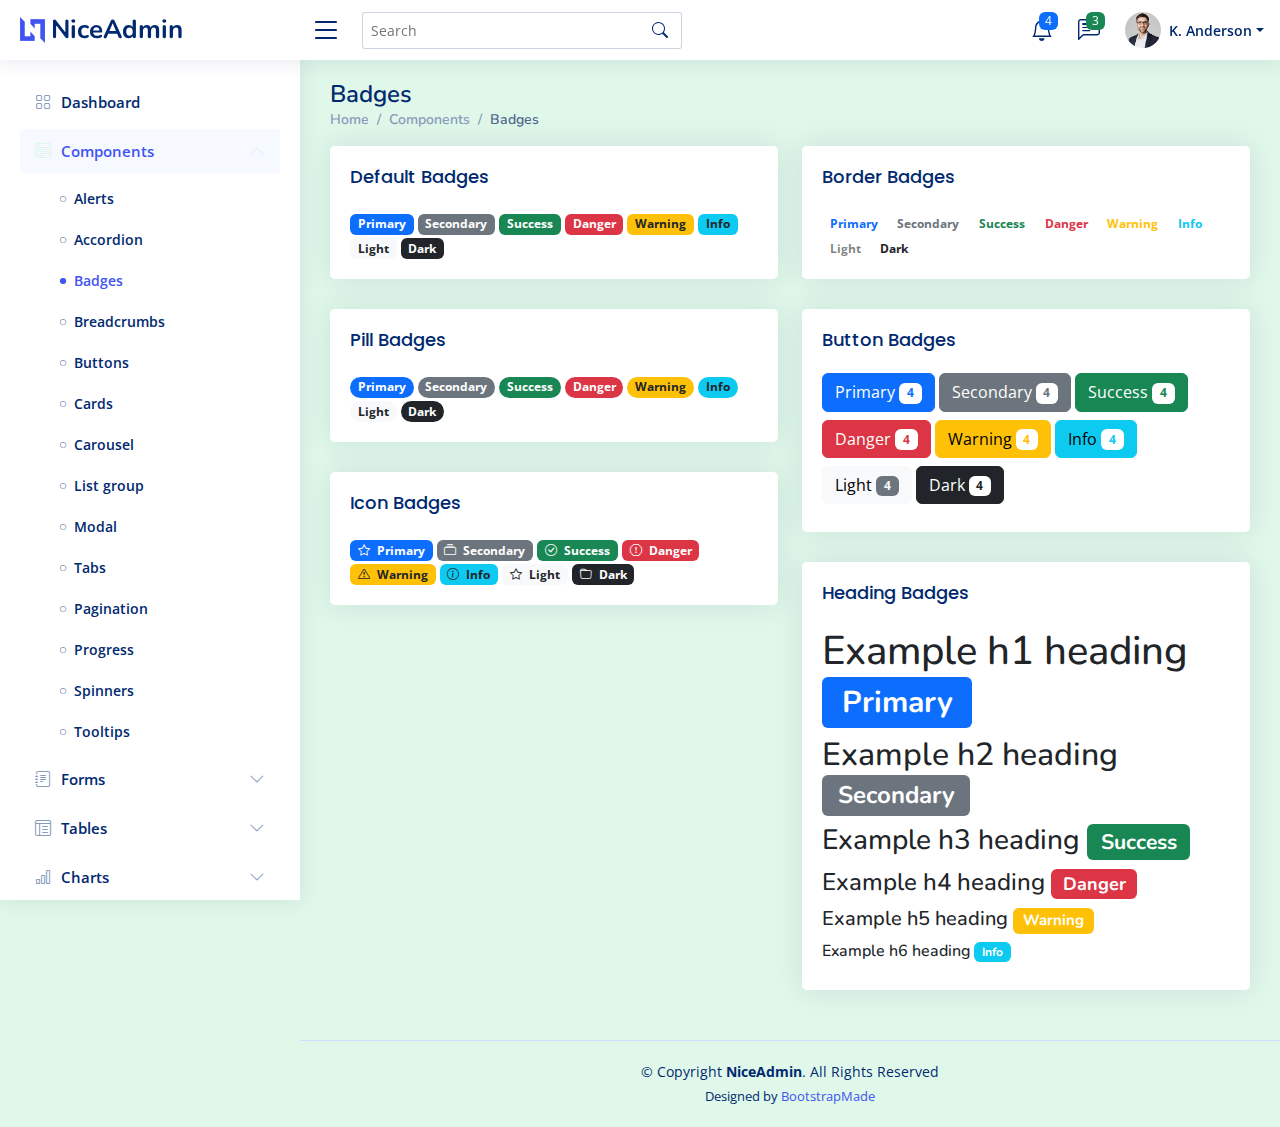
<file: admin/components-badges.html>
<!DOCTYPE html>
<html lang="en">

<head>
  <meta charset="utf-8">
  <meta content="width=device-width, initial-scale=1.0" name="viewport">

  <title>Components / Badges - NiceAdmin Bootstrap Template</title>
  <meta content="" name="description">
  <meta content="" name="keywords">

  <!-- Favicons -->
  <link href="assets/img/favicon.png" rel="icon">
  <link href="assets/img/apple-touch-icon.png" rel="apple-touch-icon">

  <!-- Google Fonts -->
  <link href="https://fonts.gstatic.com" rel="preconnect">
  <link href="https://fonts.googleapis.com/css?family=Open+Sans:300,300i,400,400i,600,600i,700,700i|Nunito:300,300i,400,400i,600,600i,700,700i|Poppins:300,300i,400,400i,500,500i,600,600i,700,700i" rel="stylesheet">

  <!-- Vendor CSS Files -->
  <link href="assets/vendor/bootstrap/css/bootstrap.min.css" rel="stylesheet">
  <link href="assets/vendor/bootstrap-icons/bootstrap-icons.css" rel="stylesheet">
  <link href="assets/vendor/boxicons/css/boxicons.min.css" rel="stylesheet">
  <link href="assets/vendor/quill/quill.snow.css" rel="stylesheet">
  <link href="assets/vendor/quill/quill.bubble.css" rel="stylesheet">
  <link href="assets/vendor/remixicon/remixicon.css" rel="stylesheet">
  <link href="assets/vendor/simple-datatables/style.css" rel="stylesheet">

  <!-- Template Main CSS File -->
  <link href="assets/css/style.css" rel="stylesheet">

  <!-- =======================================================
  * Template Name: NiceAdmin
  * Updated: Jul 27 2023 with Bootstrap v5.3.1
  * Template URL: https://bootstrapmade.com/nice-admin-bootstrap-admin-html-template/
  * Author: BootstrapMade.com
  * License: https://bootstrapmade.com/license/
  ======================================================== -->
</head>

<body>

  <!-- ======= Header ======= -->
  <header id="header" class="header fixed-top d-flex align-items-center">

    <div class="d-flex align-items-center justify-content-between">
      <a href="index.html" class="logo d-flex align-items-center">
        <img src="assets/img/logo.png" alt="">
        <span class="d-none d-lg-block">NiceAdmin</span>
      </a>
      <i class="bi bi-list toggle-sidebar-btn"></i>
    </div><!-- End Logo -->

    <div class="search-bar">
      <form class="search-form d-flex align-items-center" method="POST" action="#">
        <input type="text" name="query" placeholder="Search" title="Enter search keyword">
        <button type="submit" title="Search"><i class="bi bi-search"></i></button>
      </form>
    </div><!-- End Search Bar -->

    <nav class="header-nav ms-auto">
      <ul class="d-flex align-items-center">

        <li class="nav-item d-block d-lg-none">
          <a class="nav-link nav-icon search-bar-toggle " href="#">
            <i class="bi bi-search"></i>
          </a>
        </li><!-- End Search Icon-->

        <li class="nav-item dropdown">

          <a class="nav-link nav-icon" href="#" data-bs-toggle="dropdown">
            <i class="bi bi-bell"></i>
            <span class="badge bg-primary badge-number">4</span>
          </a><!-- End Notification Icon -->

          <ul class="dropdown-menu dropdown-menu-end dropdown-menu-arrow notifications">
            <li class="dropdown-header">
              You have 4 new notifications
              <a href="#"><span class="badge rounded-pill bg-primary p-2 ms-2">View all</span></a>
            </li>
            <li>
              <hr class="dropdown-divider">
            </li>

            <li class="notification-item">
              <i class="bi bi-exclamation-circle text-warning"></i>
              <div>
                <h4>Lorem Ipsum</h4>
                <p>Quae dolorem earum veritatis oditseno</p>
                <p>30 min. ago</p>
              </div>
            </li>

            <li>
              <hr class="dropdown-divider">
            </li>

            <li class="notification-item">
              <i class="bi bi-x-circle text-danger"></i>
              <div>
                <h4>Atque rerum nesciunt</h4>
                <p>Quae dolorem earum veritatis oditseno</p>
                <p>1 hr. ago</p>
              </div>
            </li>

            <li>
              <hr class="dropdown-divider">
            </li>

            <li class="notification-item">
              <i class="bi bi-check-circle text-success"></i>
              <div>
                <h4>Sit rerum fuga</h4>
                <p>Quae dolorem earum veritatis oditseno</p>
                <p>2 hrs. ago</p>
              </div>
            </li>

            <li>
              <hr class="dropdown-divider">
            </li>

            <li class="notification-item">
              <i class="bi bi-info-circle text-primary"></i>
              <div>
                <h4>Dicta reprehenderit</h4>
                <p>Quae dolorem earum veritatis oditseno</p>
                <p>4 hrs. ago</p>
              </div>
            </li>

            <li>
              <hr class="dropdown-divider">
            </li>
            <li class="dropdown-footer">
              <a href="#">Show all notifications</a>
            </li>

          </ul><!-- End Notification Dropdown Items -->

        </li><!-- End Notification Nav -->

        <li class="nav-item dropdown">

          <a class="nav-link nav-icon" href="#" data-bs-toggle="dropdown">
            <i class="bi bi-chat-left-text"></i>
            <span class="badge bg-success badge-number">3</span>
          </a><!-- End Messages Icon -->

          <ul class="dropdown-menu dropdown-menu-end dropdown-menu-arrow messages">
            <li class="dropdown-header">
              You have 3 new messages
              <a href="#"><span class="badge rounded-pill bg-primary p-2 ms-2">View all</span></a>
            </li>
            <li>
              <hr class="dropdown-divider">
            </li>

            <li class="message-item">
              <a href="#">
                <img src="assets/img/messages-1.jpg" alt="" class="rounded-circle">
                <div>
                  <h4>Maria Hudson</h4>
                  <p>Velit asperiores et ducimus soluta repudiandae labore officia est ut...</p>
                  <p>4 hrs. ago</p>
                </div>
              </a>
            </li>
            <li>
              <hr class="dropdown-divider">
            </li>

            <li class="message-item">
              <a href="#">
                <img src="assets/img/messages-2.jpg" alt="" class="rounded-circle">
                <div>
                  <h4>Anna Nelson</h4>
                  <p>Velit asperiores et ducimus soluta repudiandae labore officia est ut...</p>
                  <p>6 hrs. ago</p>
                </div>
              </a>
            </li>
            <li>
              <hr class="dropdown-divider">
            </li>

            <li class="message-item">
              <a href="#">
                <img src="assets/img/messages-3.jpg" alt="" class="rounded-circle">
                <div>
                  <h4>David Muldon</h4>
                  <p>Velit asperiores et ducimus soluta repudiandae labore officia est ut...</p>
                  <p>8 hrs. ago</p>
                </div>
              </a>
            </li>
            <li>
              <hr class="dropdown-divider">
            </li>

            <li class="dropdown-footer">
              <a href="#">Show all messages</a>
            </li>

          </ul><!-- End Messages Dropdown Items -->

        </li><!-- End Messages Nav -->

        <li class="nav-item dropdown pe-3">

          <a class="nav-link nav-profile d-flex align-items-center pe-0" href="#" data-bs-toggle="dropdown">
            <img src="assets/img/profile-img.jpg" alt="Profile" class="rounded-circle">
            <span class="d-none d-md-block dropdown-toggle ps-2">K. Anderson</span>
          </a><!-- End Profile Iamge Icon -->

          <ul class="dropdown-menu dropdown-menu-end dropdown-menu-arrow profile">
            <li class="dropdown-header">
              <h6>Kevin Anderson</h6>
              <span>Web Designer</span>
            </li>
            <li>
              <hr class="dropdown-divider">
            </li>

            <li>
              <a class="dropdown-item d-flex align-items-center" href="users-profile.html">
                <i class="bi bi-person"></i>
                <span>My Profile</span>
              </a>
            </li>
            <li>
              <hr class="dropdown-divider">
            </li>

            <li>
              <a class="dropdown-item d-flex align-items-center" href="users-profile.html">
                <i class="bi bi-gear"></i>
                <span>Account Settings</span>
              </a>
            </li>
            <li>
              <hr class="dropdown-divider">
            </li>

            <li>
              <a class="dropdown-item d-flex align-items-center" href="pages-faq.html">
                <i class="bi bi-question-circle"></i>
                <span>Need Help?</span>
              </a>
            </li>
            <li>
              <hr class="dropdown-divider">
            </li>

            <li>
              <a class="dropdown-item d-flex align-items-center" href="#">
                <i class="bi bi-box-arrow-right"></i>
                <span>Sign Out</span>
              </a>
            </li>

          </ul><!-- End Profile Dropdown Items -->
        </li><!-- End Profile Nav -->

      </ul>
    </nav><!-- End Icons Navigation -->

  </header><!-- End Header -->

  <!-- ======= Sidebar ======= -->
  <aside id="sidebar" class="sidebar">

    <ul class="sidebar-nav" id="sidebar-nav">

      <li class="nav-item">
        <a class="nav-link collapsed" href="index.html">
          <i class="bi bi-grid"></i>
          <span>Dashboard</span>
        </a>
      </li><!-- End Dashboard Nav -->

      <li class="nav-item">
        <a class="nav-link " data-bs-target="#components-nav" data-bs-toggle="collapse" href="#">
          <i class="bi bi-menu-button-wide"></i><span>Components</span><i class="bi bi-chevron-down ms-auto"></i>
        </a>
        <ul id="components-nav" class="nav-content collapse show" data-bs-parent="#sidebar-nav">
          <li>
            <a href="components-alerts.html">
              <i class="bi bi-circle"></i><span>Alerts</span>
            </a>
          </li>
          <li>
            <a href="components-accordion.html">
              <i class="bi bi-circle"></i><span>Accordion</span>
            </a>
          </li>
          <li>
            <a href="components-badges.html" class="active">
              <i class="bi bi-circle"></i><span>Badges</span>
            </a>
          </li>
          <li>
            <a href="components-breadcrumbs.html">
              <i class="bi bi-circle"></i><span>Breadcrumbs</span>
            </a>
          </li>
          <li>
            <a href="components-buttons.html">
              <i class="bi bi-circle"></i><span>Buttons</span>
            </a>
          </li>
          <li>
            <a href="components-cards.html">
              <i class="bi bi-circle"></i><span>Cards</span>
            </a>
          </li>
          <li>
            <a href="components-carousel.html">
              <i class="bi bi-circle"></i><span>Carousel</span>
            </a>
          </li>
          <li>
            <a href="components-list-group.html">
              <i class="bi bi-circle"></i><span>List group</span>
            </a>
          </li>
          <li>
            <a href="components-modal.html">
              <i class="bi bi-circle"></i><span>Modal</span>
            </a>
          </li>
          <li>
            <a href="components-tabs.html">
              <i class="bi bi-circle"></i><span>Tabs</span>
            </a>
          </li>
          <li>
            <a href="components-pagination.html">
              <i class="bi bi-circle"></i><span>Pagination</span>
            </a>
          </li>
          <li>
            <a href="components-progress.html">
              <i class="bi bi-circle"></i><span>Progress</span>
            </a>
          </li>
          <li>
            <a href="components-spinners.html">
              <i class="bi bi-circle"></i><span>Spinners</span>
            </a>
          </li>
          <li>
            <a href="components-tooltips.html">
              <i class="bi bi-circle"></i><span>Tooltips</span>
            </a>
          </li>
        </ul>
      </li><!-- End Components Nav -->

      <li class="nav-item">
        <a class="nav-link collapsed" data-bs-target="#forms-nav" data-bs-toggle="collapse" href="#">
          <i class="bi bi-journal-text"></i><span>Forms</span><i class="bi bi-chevron-down ms-auto"></i>
        </a>
        <ul id="forms-nav" class="nav-content collapse " data-bs-parent="#sidebar-nav">
          <li>
            <a href="forms-elements.html">
              <i class="bi bi-circle"></i><span>Form Elements</span>
            </a>
          </li>
          <li>
            <a href="forms-layouts.html">
              <i class="bi bi-circle"></i><span>Form Layouts</span>
            </a>
          </li>
          <li>
            <a href="forms-editors.html">
              <i class="bi bi-circle"></i><span>Form Editors</span>
            </a>
          </li>
          <li>
            <a href="forms-validation.html">
              <i class="bi bi-circle"></i><span>Form Validation</span>
            </a>
          </li>
        </ul>
      </li><!-- End Forms Nav -->

      <li class="nav-item">
        <a class="nav-link collapsed" data-bs-target="#tables-nav" data-bs-toggle="collapse" href="#">
          <i class="bi bi-layout-text-window-reverse"></i><span>Tables</span><i class="bi bi-chevron-down ms-auto"></i>
        </a>
        <ul id="tables-nav" class="nav-content collapse " data-bs-parent="#sidebar-nav">
          <li>
            <a href="tables-general.html">
              <i class="bi bi-circle"></i><span>General Tables</span>
            </a>
          </li>
          <li>
            <a href="tables-data.html">
              <i class="bi bi-circle"></i><span>Data Tables</span>
            </a>
          </li>
        </ul>
      </li><!-- End Tables Nav -->

      <li class="nav-item">
        <a class="nav-link collapsed" data-bs-target="#charts-nav" data-bs-toggle="collapse" href="#">
          <i class="bi bi-bar-chart"></i><span>Charts</span><i class="bi bi-chevron-down ms-auto"></i>
        </a>
        <ul id="charts-nav" class="nav-content collapse " data-bs-parent="#sidebar-nav">
          <li>
            <a href="charts-chartjs.html">
              <i class="bi bi-circle"></i><span>Chart.js</span>
            </a>
          </li>
          <li>
            <a href="charts-apexcharts.html">
              <i class="bi bi-circle"></i><span>ApexCharts</span>
            </a>
          </li>
          <li>
            <a href="charts-echarts.html">
              <i class="bi bi-circle"></i><span>ECharts</span>
            </a>
          </li>
        </ul>
      </li><!-- End Charts Nav -->

      <li class="nav-item">
        <a class="nav-link collapsed" data-bs-target="#icons-nav" data-bs-toggle="collapse" href="#">
          <i class="bi bi-gem"></i><span>Icons</span><i class="bi bi-chevron-down ms-auto"></i>
        </a>
        <ul id="icons-nav" class="nav-content collapse " data-bs-parent="#sidebar-nav">
          <li>
            <a href="icons-bootstrap.html">
              <i class="bi bi-circle"></i><span>Bootstrap Icons</span>
            </a>
          </li>
          <li>
            <a href="icons-remix.html">
              <i class="bi bi-circle"></i><span>Remix Icons</span>
            </a>
          </li>
          <li>
            <a href="icons-boxicons.html">
              <i class="bi bi-circle"></i><span>Boxicons</span>
            </a>
          </li>
        </ul>
      </li><!-- End Icons Nav -->

      <li class="nav-heading">Pages</li>

      <li class="nav-item">
        <a class="nav-link collapsed" href="users-profile.html">
          <i class="bi bi-person"></i>
          <span>Profile</span>
        </a>
      </li><!-- End Profile Page Nav -->

      <li class="nav-item">
        <a class="nav-link collapsed" href="pages-faq.html">
          <i class="bi bi-question-circle"></i>
          <span>F.A.Q</span>
        </a>
      </li><!-- End F.A.Q Page Nav -->

      <li class="nav-item">
        <a class="nav-link collapsed" href="pages-contact.html">
          <i class="bi bi-envelope"></i>
          <span>Contact</span>
        </a>
      </li><!-- End Contact Page Nav -->

      <li class="nav-item">
        <a class="nav-link collapsed" href="pages-register.html">
          <i class="bi bi-card-list"></i>
          <span>Register</span>
        </a>
      </li><!-- End Register Page Nav -->

      <li class="nav-item">
        <a class="nav-link collapsed" href="pages-login.html">
          <i class="bi bi-box-arrow-in-right"></i>
          <span>Login</span>
        </a>
      </li><!-- End Login Page Nav -->

      <li class="nav-item">
        <a class="nav-link collapsed" href="pages-error-404.html">
          <i class="bi bi-dash-circle"></i>
          <span>Error 404</span>
        </a>
      </li><!-- End Error 404 Page Nav -->

      <li class="nav-item">
        <a class="nav-link collapsed" href="pages-blank.html">
          <i class="bi bi-file-earmark"></i>
          <span>Blank</span>
        </a>
      </li><!-- End Blank Page Nav -->

    </ul>

  </aside><!-- End Sidebar-->

  <main id="main" class="main">

    <div class="pagetitle">
      <h1>Badges</h1>
      <nav>
        <ol class="breadcrumb">
          <li class="breadcrumb-item"><a href="index.html">Home</a></li>
          <li class="breadcrumb-item">Components</li>
          <li class="breadcrumb-item active">Badges</li>
        </ol>
      </nav>
    </div><!-- End Page Title -->

    <section class="section">
      <div class="row">

        <div class="col-lg-6">

          <div class="card">
            <div class="card-body">
              <h5 class="card-title">Default Badges</h5>

              <span class="badge bg-primary">Primary</span>
              <span class="badge bg-secondary">Secondary</span>
              <span class="badge bg-success">Success</span>
              <span class="badge bg-danger">Danger</span>
              <span class="badge bg-warning text-dark">Warning</span>
              <span class="badge bg-info text-dark">Info</span>
              <span class="badge bg-light text-dark">Light</span>
              <span class="badge bg-dark">Dark</span>
            </div>
          </div><!-- End Default Badges -->

          <div class="card">
            <div class="card-body">
              <h5 class="card-title">Pill Badges</h5>
              <span class="badge rounded-pill bg-primary">Primary</span>
              <span class="badge rounded-pill bg-secondary">Secondary</span>
              <span class="badge rounded-pill bg-success">Success</span>
              <span class="badge rounded-pill bg-danger">Danger</span>
              <span class="badge rounded-pill bg-warning text-dark">Warning</span>
              <span class="badge rounded-pill bg-info text-dark">Info</span>
              <span class="badge rounded-pill bg-light text-dark">Light</span>
              <span class="badge rounded-pill bg-dark">Dark</span>
            </div>
          </div><!-- End Pill Badges -->

          <div class="card">
            <div class="card-body">
              <h5 class="card-title">Icon Badges</h5>
              <span class="badge bg-primary"><i class="bi bi-star me-1"></i> Primary</span>
              <span class="badge bg-secondary"><i class="bi bi-collection me-1"></i> Secondary</span>
              <span class="badge bg-success"><i class="bi bi-check-circle me-1"></i> Success</span>
              <span class="badge bg-danger"><i class="bi bi-exclamation-octagon me-1"></i> Danger</span>
              <span class="badge bg-warning text-dark"><i class="bi bi-exclamation-triangle me-1"></i> Warning</span>
              <span class="badge bg-info text-dark"><i class="bi bi-info-circle me-1"></i> Info</span>
              <span class="badge bg-light text-dark"><i class="bi bi-star me-1"></i> Light</span>
              <span class="badge bg-dark"><i class="bi bi-folder me-1"></i> Dark</span>
            </div>
          </div><!-- End Icon Badges -->

        </div>

        <div class="col-lg-6">

          <div class="card">
            <div class="card-body">
              <h5 class="card-title">Border Badges</h5>
              <span class="badge border-primary border-1 text-primary">Primary</span>
              <span class="badge border-secondary border-1 text-secondary">Secondary</span>
              <span class="badge border-success border-1 text-success">Success</span>
              <span class="badge border-danger border-1 text-danger">Danger</span>
              <span class="badge border-warning border-1 text-warning">Warning</span>
              <span class="badge border-info border-1 text-info">Info</span>
              <span class="badge border-light border-1 text-black-50">Light</span>
              <span class="badge border-dark border-1 text-dark">Dark</span>
            </div>
          </div><!-- End Border Badges -->

          <div class="card">
            <div class="card-body">
              <h5 class="card-title">Button Badges</h5>

              <button type="button" class="btn btn-primary mb-2">
                Primary <span class="badge bg-white text-primary">4</span>
              </button>
              <button type="button" class="btn btn-secondary mb-2">
                Secondary <span class="badge bg-white text-secondary">4</span>
              </button>
              <button type="button" class="btn btn-success mb-2">
                Success <span class="badge bg-white text-success">4</span>
              </button>
              <button type="button" class="btn btn-danger mb-2">
                Danger <span class="badge bg-white text-danger">4</span>
              </button>
              <button type="button" class="btn btn-warning mb-2">
                Warning <span class="badge bg-white text-warning">4</span>
              </button>
              <button type="button" class="btn btn-info mb-2">
                Info <span class="badge bg-white text-info">4</span>
              </button>
              <button type="button" class="btn btn-light mb-2">
                Light <span class="badge bg-secondary text-light">4</span>
              </button>
              <button type="button" class="btn btn-dark mb-2">
                Dark <span class="badge bg-white text-dark">4</span>
              </button>
            </div>
          </div><!-- End Button Badges -->

          <div class="card">
            <div class="card-body">
              <h5 class="card-title">Heading Badges</h5>

              <h1>Example h1 heading <span class="badge bg-primary">Primary</span></h1>
              <h2>Example h2 heading <span class="badge bg-secondary">Secondary</span></h2>
              <h3>Example h3 heading <span class="badge bg-success">Success</span></h3>
              <h4>Example h4 heading <span class="badge bg-danger">Danger</span></h4>
              <h5>Example h5 heading <span class="badge bg-warning">Warning</span></h5>
              <h6>Example h6 heading <span class="badge bg-info">Info</span></h6>
            </div>
          </div><!-- End Heading Badges -->

        </div>

      </div>
    </section>

  </main><!-- End #main -->

  <!-- ======= Footer ======= -->
  <footer id="footer" class="footer">
    <div class="copyright">
      &copy; Copyright <strong><span>NiceAdmin</span></strong>. All Rights Reserved
    </div>
    <div class="credits">
      <!-- All the links in the footer should remain intact. -->
      <!-- You can delete the links only if you purchased the pro version. -->
      <!-- Licensing information: https://bootstrapmade.com/license/ -->
      <!-- Purchase the pro version with working PHP/AJAX contact form: https://bootstrapmade.com/nice-admin-bootstrap-admin-html-template/ -->
      Designed by <a href="https://bootstrapmade.com/">BootstrapMade</a>
    </div>
  </footer><!-- End Footer -->

  <a href="#" class="back-to-top d-flex align-items-center justify-content-center"><i class="bi bi-arrow-up-short"></i></a>

  <!-- Vendor JS Files -->
  <script src="assets/vendor/apexcharts/apexcharts.min.js"></script>
  <script src="assets/vendor/bootstrap/js/bootstrap.bundle.min.js"></script>
  <script src="assets/vendor/chart.js/chart.umd.js"></script>
  <script src="assets/vendor/echarts/echarts.min.js"></script>
  <script src="assets/vendor/quill/quill.min.js"></script>
  <script src="assets/vendor/simple-datatables/simple-datatables.js"></script>
  <script src="assets/vendor/tinymce/tinymce.min.js"></script>
  <script src="assets/vendor/php-email-form/validate.js"></script>

  <!-- Template Main JS File -->
  <script src="assets/js/main.js"></script>

</body>

</html>
</file>
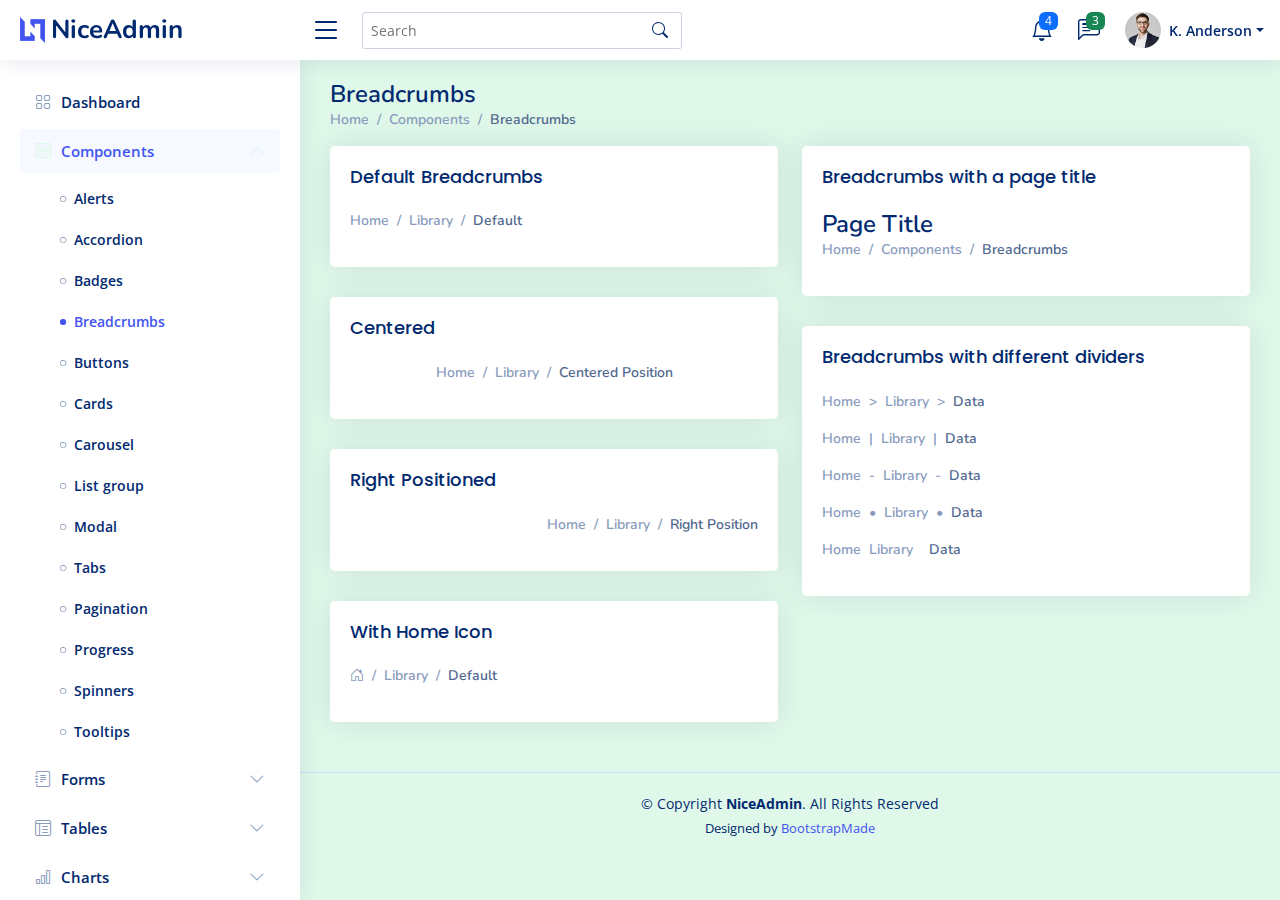
<file: admin/components-breadcrumbs.html>
<!DOCTYPE html>
<html lang="en">

<head>
  <meta charset="utf-8">
  <meta content="width=device-width, initial-scale=1.0" name="viewport">

  <title>Components / Breadcrumbs - NiceAdmin Bootstrap Template</title>
  <meta content="" name="description">
  <meta content="" name="keywords">

  <!-- Favicons -->
  <link href="assets/img/favicon.png" rel="icon">
  <link href="assets/img/apple-touch-icon.png" rel="apple-touch-icon">

  <!-- Google Fonts -->
  <link href="https://fonts.gstatic.com" rel="preconnect">
  <link href="https://fonts.googleapis.com/css?family=Open+Sans:300,300i,400,400i,600,600i,700,700i|Nunito:300,300i,400,400i,600,600i,700,700i|Poppins:300,300i,400,400i,500,500i,600,600i,700,700i" rel="stylesheet">

  <!-- Vendor CSS Files -->
  <link href="assets/vendor/bootstrap/css/bootstrap.min.css" rel="stylesheet">
  <link href="assets/vendor/bootstrap-icons/bootstrap-icons.css" rel="stylesheet">
  <link href="assets/vendor/boxicons/css/boxicons.min.css" rel="stylesheet">
  <link href="assets/vendor/quill/quill.snow.css" rel="stylesheet">
  <link href="assets/vendor/quill/quill.bubble.css" rel="stylesheet">
  <link href="assets/vendor/remixicon/remixicon.css" rel="stylesheet">
  <link href="assets/vendor/simple-datatables/style.css" rel="stylesheet">

  <!-- Template Main CSS File -->
  <link href="assets/css/style.css" rel="stylesheet">

  <!-- =======================================================
  * Template Name: NiceAdmin
  * Updated: Jul 27 2023 with Bootstrap v5.3.1
  * Template URL: https://bootstrapmade.com/nice-admin-bootstrap-admin-html-template/
  * Author: BootstrapMade.com
  * License: https://bootstrapmade.com/license/
  ======================================================== -->
</head>

<body>

  <!-- ======= Header ======= -->
  <header id="header" class="header fixed-top d-flex align-items-center">

    <div class="d-flex align-items-center justify-content-between">
      <a href="index.html" class="logo d-flex align-items-center">
        <img src="assets/img/logo.png" alt="">
        <span class="d-none d-lg-block">NiceAdmin</span>
      </a>
      <i class="bi bi-list toggle-sidebar-btn"></i>
    </div><!-- End Logo -->

    <div class="search-bar">
      <form class="search-form d-flex align-items-center" method="POST" action="#">
        <input type="text" name="query" placeholder="Search" title="Enter search keyword">
        <button type="submit" title="Search"><i class="bi bi-search"></i></button>
      </form>
    </div><!-- End Search Bar -->

    <nav class="header-nav ms-auto">
      <ul class="d-flex align-items-center">

        <li class="nav-item d-block d-lg-none">
          <a class="nav-link nav-icon search-bar-toggle " href="#">
            <i class="bi bi-search"></i>
          </a>
        </li><!-- End Search Icon-->

        <li class="nav-item dropdown">

          <a class="nav-link nav-icon" href="#" data-bs-toggle="dropdown">
            <i class="bi bi-bell"></i>
            <span class="badge bg-primary badge-number">4</span>
          </a><!-- End Notification Icon -->

          <ul class="dropdown-menu dropdown-menu-end dropdown-menu-arrow notifications">
            <li class="dropdown-header">
              You have 4 new notifications
              <a href="#"><span class="badge rounded-pill bg-primary p-2 ms-2">View all</span></a>
            </li>
            <li>
              <hr class="dropdown-divider">
            </li>

            <li class="notification-item">
              <i class="bi bi-exclamation-circle text-warning"></i>
              <div>
                <h4>Lorem Ipsum</h4>
                <p>Quae dolorem earum veritatis oditseno</p>
                <p>30 min. ago</p>
              </div>
            </li>

            <li>
              <hr class="dropdown-divider">
            </li>

            <li class="notification-item">
              <i class="bi bi-x-circle text-danger"></i>
              <div>
                <h4>Atque rerum nesciunt</h4>
                <p>Quae dolorem earum veritatis oditseno</p>
                <p>1 hr. ago</p>
              </div>
            </li>

            <li>
              <hr class="dropdown-divider">
            </li>

            <li class="notification-item">
              <i class="bi bi-check-circle text-success"></i>
              <div>
                <h4>Sit rerum fuga</h4>
                <p>Quae dolorem earum veritatis oditseno</p>
                <p>2 hrs. ago</p>
              </div>
            </li>

            <li>
              <hr class="dropdown-divider">
            </li>

            <li class="notification-item">
              <i class="bi bi-info-circle text-primary"></i>
              <div>
                <h4>Dicta reprehenderit</h4>
                <p>Quae dolorem earum veritatis oditseno</p>
                <p>4 hrs. ago</p>
              </div>
            </li>

            <li>
              <hr class="dropdown-divider">
            </li>
            <li class="dropdown-footer">
              <a href="#">Show all notifications</a>
            </li>

          </ul><!-- End Notification Dropdown Items -->

        </li><!-- End Notification Nav -->

        <li class="nav-item dropdown">

          <a class="nav-link nav-icon" href="#" data-bs-toggle="dropdown">
            <i class="bi bi-chat-left-text"></i>
            <span class="badge bg-success badge-number">3</span>
          </a><!-- End Messages Icon -->

          <ul class="dropdown-menu dropdown-menu-end dropdown-menu-arrow messages">
            <li class="dropdown-header">
              You have 3 new messages
              <a href="#"><span class="badge rounded-pill bg-primary p-2 ms-2">View all</span></a>
            </li>
            <li>
              <hr class="dropdown-divider">
            </li>

            <li class="message-item">
              <a href="#">
                <img src="assets/img/messages-1.jpg" alt="" class="rounded-circle">
                <div>
                  <h4>Maria Hudson</h4>
                  <p>Velit asperiores et ducimus soluta repudiandae labore officia est ut...</p>
                  <p>4 hrs. ago</p>
                </div>
              </a>
            </li>
            <li>
              <hr class="dropdown-divider">
            </li>

            <li class="message-item">
              <a href="#">
                <img src="assets/img/messages-2.jpg" alt="" class="rounded-circle">
                <div>
                  <h4>Anna Nelson</h4>
                  <p>Velit asperiores et ducimus soluta repudiandae labore officia est ut...</p>
                  <p>6 hrs. ago</p>
                </div>
              </a>
            </li>
            <li>
              <hr class="dropdown-divider">
            </li>

            <li class="message-item">
              <a href="#">
                <img src="assets/img/messages-3.jpg" alt="" class="rounded-circle">
                <div>
                  <h4>David Muldon</h4>
                  <p>Velit asperiores et ducimus soluta repudiandae labore officia est ut...</p>
                  <p>8 hrs. ago</p>
                </div>
              </a>
            </li>
            <li>
              <hr class="dropdown-divider">
            </li>

            <li class="dropdown-footer">
              <a href="#">Show all messages</a>
            </li>

          </ul><!-- End Messages Dropdown Items -->

        </li><!-- End Messages Nav -->

        <li class="nav-item dropdown pe-3">

          <a class="nav-link nav-profile d-flex align-items-center pe-0" href="#" data-bs-toggle="dropdown">
            <img src="assets/img/profile-img.jpg" alt="Profile" class="rounded-circle">
            <span class="d-none d-md-block dropdown-toggle ps-2">K. Anderson</span>
          </a><!-- End Profile Iamge Icon -->

          <ul class="dropdown-menu dropdown-menu-end dropdown-menu-arrow profile">
            <li class="dropdown-header">
              <h6>Kevin Anderson</h6>
              <span>Web Designer</span>
            </li>
            <li>
              <hr class="dropdown-divider">
            </li>

            <li>
              <a class="dropdown-item d-flex align-items-center" href="users-profile.html">
                <i class="bi bi-person"></i>
                <span>My Profile</span>
              </a>
            </li>
            <li>
              <hr class="dropdown-divider">
            </li>

            <li>
              <a class="dropdown-item d-flex align-items-center" href="users-profile.html">
                <i class="bi bi-gear"></i>
                <span>Account Settings</span>
              </a>
            </li>
            <li>
              <hr class="dropdown-divider">
            </li>

            <li>
              <a class="dropdown-item d-flex align-items-center" href="pages-faq.html">
                <i class="bi bi-question-circle"></i>
                <span>Need Help?</span>
              </a>
            </li>
            <li>
              <hr class="dropdown-divider">
            </li>

            <li>
              <a class="dropdown-item d-flex align-items-center" href="#">
                <i class="bi bi-box-arrow-right"></i>
                <span>Sign Out</span>
              </a>
            </li>

          </ul><!-- End Profile Dropdown Items -->
        </li><!-- End Profile Nav -->

      </ul>
    </nav><!-- End Icons Navigation -->

  </header><!-- End Header -->

  <!-- ======= Sidebar ======= -->
  <aside id="sidebar" class="sidebar">

    <ul class="sidebar-nav" id="sidebar-nav">

      <li class="nav-item">
        <a class="nav-link collapsed" href="index.html">
          <i class="bi bi-grid"></i>
          <span>Dashboard</span>
        </a>
      </li><!-- End Dashboard Nav -->

      <li class="nav-item">
        <a class="nav-link " data-bs-target="#components-nav" data-bs-toggle="collapse" href="#">
          <i class="bi bi-menu-button-wide"></i><span>Components</span><i class="bi bi-chevron-down ms-auto"></i>
        </a>
        <ul id="components-nav" class="nav-content collapse show" data-bs-parent="#sidebar-nav">
          <li>
            <a href="components-alerts.html">
              <i class="bi bi-circle"></i><span>Alerts</span>
            </a>
          </li>
          <li>
            <a href="components-accordion.html">
              <i class="bi bi-circle"></i><span>Accordion</span>
            </a>
          </li>
          <li>
            <a href="components-badges.html">
              <i class="bi bi-circle"></i><span>Badges</span>
            </a>
          </li>
          <li>
            <a href="components-breadcrumbs.html" class="active">
              <i class="bi bi-circle"></i><span>Breadcrumbs</span>
            </a>
          </li>
          <li>
            <a href="components-buttons.html">
              <i class="bi bi-circle"></i><span>Buttons</span>
            </a>
          </li>
          <li>
            <a href="components-cards.html">
              <i class="bi bi-circle"></i><span>Cards</span>
            </a>
          </li>
          <li>
            <a href="components-carousel.html">
              <i class="bi bi-circle"></i><span>Carousel</span>
            </a>
          </li>
          <li>
            <a href="components-list-group.html">
              <i class="bi bi-circle"></i><span>List group</span>
            </a>
          </li>
          <li>
            <a href="components-modal.html">
              <i class="bi bi-circle"></i><span>Modal</span>
            </a>
          </li>
          <li>
            <a href="components-tabs.html">
              <i class="bi bi-circle"></i><span>Tabs</span>
            </a>
          </li>
          <li>
            <a href="components-pagination.html">
              <i class="bi bi-circle"></i><span>Pagination</span>
            </a>
          </li>
          <li>
            <a href="components-progress.html">
              <i class="bi bi-circle"></i><span>Progress</span>
            </a>
          </li>
          <li>
            <a href="components-spinners.html">
              <i class="bi bi-circle"></i><span>Spinners</span>
            </a>
          </li>
          <li>
            <a href="components-tooltips.html">
              <i class="bi bi-circle"></i><span>Tooltips</span>
            </a>
          </li>
        </ul>
      </li><!-- End Components Nav -->

      <li class="nav-item">
        <a class="nav-link collapsed" data-bs-target="#forms-nav" data-bs-toggle="collapse" href="#">
          <i class="bi bi-journal-text"></i><span>Forms</span><i class="bi bi-chevron-down ms-auto"></i>
        </a>
        <ul id="forms-nav" class="nav-content collapse " data-bs-parent="#sidebar-nav">
          <li>
            <a href="forms-elements.html">
              <i class="bi bi-circle"></i><span>Form Elements</span>
            </a>
          </li>
          <li>
            <a href="forms-layouts.html">
              <i class="bi bi-circle"></i><span>Form Layouts</span>
            </a>
          </li>
          <li>
            <a href="forms-editors.html">
              <i class="bi bi-circle"></i><span>Form Editors</span>
            </a>
          </li>
          <li>
            <a href="forms-validation.html">
              <i class="bi bi-circle"></i><span>Form Validation</span>
            </a>
          </li>
        </ul>
      </li><!-- End Forms Nav -->

      <li class="nav-item">
        <a class="nav-link collapsed" data-bs-target="#tables-nav" data-bs-toggle="collapse" href="#">
          <i class="bi bi-layout-text-window-reverse"></i><span>Tables</span><i class="bi bi-chevron-down ms-auto"></i>
        </a>
        <ul id="tables-nav" class="nav-content collapse " data-bs-parent="#sidebar-nav">
          <li>
            <a href="tables-general.html">
              <i class="bi bi-circle"></i><span>General Tables</span>
            </a>
          </li>
          <li>
            <a href="tables-data.html">
              <i class="bi bi-circle"></i><span>Data Tables</span>
            </a>
          </li>
        </ul>
      </li><!-- End Tables Nav -->

      <li class="nav-item">
        <a class="nav-link collapsed" data-bs-target="#charts-nav" data-bs-toggle="collapse" href="#">
          <i class="bi bi-bar-chart"></i><span>Charts</span><i class="bi bi-chevron-down ms-auto"></i>
        </a>
        <ul id="charts-nav" class="nav-content collapse " data-bs-parent="#sidebar-nav">
          <li>
            <a href="charts-chartjs.html">
              <i class="bi bi-circle"></i><span>Chart.js</span>
            </a>
          </li>
          <li>
            <a href="charts-apexcharts.html">
              <i class="bi bi-circle"></i><span>ApexCharts</span>
            </a>
          </li>
          <li>
            <a href="charts-echarts.html">
              <i class="bi bi-circle"></i><span>ECharts</span>
            </a>
          </li>
        </ul>
      </li><!-- End Charts Nav -->

      <li class="nav-item">
        <a class="nav-link collapsed" data-bs-target="#icons-nav" data-bs-toggle="collapse" href="#">
          <i class="bi bi-gem"></i><span>Icons</span><i class="bi bi-chevron-down ms-auto"></i>
        </a>
        <ul id="icons-nav" class="nav-content collapse " data-bs-parent="#sidebar-nav">
          <li>
            <a href="icons-bootstrap.html">
              <i class="bi bi-circle"></i><span>Bootstrap Icons</span>
            </a>
          </li>
          <li>
            <a href="icons-remix.html">
              <i class="bi bi-circle"></i><span>Remix Icons</span>
            </a>
          </li>
          <li>
            <a href="icons-boxicons.html">
              <i class="bi bi-circle"></i><span>Boxicons</span>
            </a>
          </li>
        </ul>
      </li><!-- End Icons Nav -->

      <li class="nav-heading">Pages</li>

      <li class="nav-item">
        <a class="nav-link collapsed" href="users-profile.html">
          <i class="bi bi-person"></i>
          <span>Profile</span>
        </a>
      </li><!-- End Profile Page Nav -->

      <li class="nav-item">
        <a class="nav-link collapsed" href="pages-faq.html">
          <i class="bi bi-question-circle"></i>
          <span>F.A.Q</span>
        </a>
      </li><!-- End F.A.Q Page Nav -->

      <li class="nav-item">
        <a class="nav-link collapsed" href="pages-contact.html">
          <i class="bi bi-envelope"></i>
          <span>Contact</span>
        </a>
      </li><!-- End Contact Page Nav -->

      <li class="nav-item">
        <a class="nav-link collapsed" href="pages-register.html">
          <i class="bi bi-card-list"></i>
          <span>Register</span>
        </a>
      </li><!-- End Register Page Nav -->

      <li class="nav-item">
        <a class="nav-link collapsed" href="pages-login.html">
          <i class="bi bi-box-arrow-in-right"></i>
          <span>Login</span>
        </a>
      </li><!-- End Login Page Nav -->

      <li class="nav-item">
        <a class="nav-link collapsed" href="pages-error-404.html">
          <i class="bi bi-dash-circle"></i>
          <span>Error 404</span>
        </a>
      </li><!-- End Error 404 Page Nav -->

      <li class="nav-item">
        <a class="nav-link collapsed" href="pages-blank.html">
          <i class="bi bi-file-earmark"></i>
          <span>Blank</span>
        </a>
      </li><!-- End Blank Page Nav -->

    </ul>

  </aside><!-- End Sidebar-->

  <main id="main" class="main">

    <div class="pagetitle">
      <h1>Breadcrumbs</h1>
      <nav>
        <ol class="breadcrumb">
          <li class="breadcrumb-item"><a href="index.html">Home</a></li>
          <li class="breadcrumb-item">Components</li>
          <li class="breadcrumb-item active">Breadcrumbs</li>
        </ol>
      </nav>
    </div><!-- End Page Title -->

    <section class="section">
      <div class="row">
        <div class="col-lg-6">

          <div class="card">
            <div class="card-body">
              <h5 class="card-title">Default Breadcrumbs</h5>

              <nav>
                <ol class="breadcrumb">
                  <li class="breadcrumb-item"><a href="index.html">Home</a></li>
                  <li class="breadcrumb-item"><a href="#">Library</a></li>
                  <li class="breadcrumb-item active">Default</li>
                </ol>
              </nav>
            </div>
          </div>

          <div class="card">
            <div class="card-body">
              <h5 class="card-title">Centered</h5>

              <nav class="d-flex justify-content-center">
                <ol class="breadcrumb">
                  <li class="breadcrumb-item"><a href="index.html">Home</a></li>
                  <li class="breadcrumb-item"><a href="#">Library</a></li>
                  <li class="breadcrumb-item active">Centered Position</li>
                </ol>
              </nav>
            </div>
          </div>

          <div class="card">
            <div class="card-body">
              <h5 class="card-title">Right Positioned</h5>

              <nav class="d-flex justify-content-end">
                <ol class="breadcrumb">
                  <li class="breadcrumb-item"><a href="index.html">Home</a></li>
                  <li class="breadcrumb-item"><a href="#">Library</a></li>
                  <li class="breadcrumb-item active">Right Position</li>
                </ol>
              </nav>
            </div>
          </div>

          <div class="card">
            <div class="card-body">
              <h5 class="card-title">With Home Icon</h5>

              <nav>
                <ol class="breadcrumb">
                  <li class="breadcrumb-item"><a href="index.html"><i class="bi bi-house-door"></i></a></li>
                  <li class="breadcrumb-item"><a href="#">Library</a></li>
                  <li class="breadcrumb-item active">Default</li>
                </ol>
              </nav>
            </div>
          </div>

        </div>

        <div class="col-lg-6">

          <div class="card">
            <div class="card-body">
              <h5 class="card-title">Breadcrumbs with a page title</h5>

              <div class="pagetitle">
                <h1>Page Title</h1>
                <nav>
                  <ol class="breadcrumb">
                    <li class="breadcrumb-item"><a href="index.html">Home</a></li>
                    <li class="breadcrumb-item">Components</li>
                    <li class="breadcrumb-item active">Breadcrumbs</li>
                  </ol>
                </nav>
              </div><!-- End Breadcrumbs with a page title -->

            </div>
          </div>

          <div class="card">
            <div class="card-body">
              <h5 class="card-title">Breadcrumbs with different dividers</h5>

              <nav style="--bs-breadcrumb-divider: '>';">
                <ol class="breadcrumb">
                  <li class="breadcrumb-item"><a href="index.html">Home</a></li>
                  <li class="breadcrumb-item"><a href="#">Library</a></li>
                  <li class="breadcrumb-item active">Data</li>
                </ol>
              </nav>

              <nav style="--bs-breadcrumb-divider: '|';">
                <ol class="breadcrumb">
                  <li class="breadcrumb-item"><a href="index.html">Home</a></li>
                  <li class="breadcrumb-item"><a href="#">Library</a></li>
                  <li class="breadcrumb-item active">Data</li>
                </ol>
              </nav>

              <nav style="--bs-breadcrumb-divider: '-';">
                <ol class="breadcrumb">
                  <li class="breadcrumb-item"><a href="index.html">Home</a></li>
                  <li class="breadcrumb-item"><a href="#">Library</a></li>
                  <li class="breadcrumb-item active">Data</li>
                </ol>
              </nav>

              <nav style="--bs-breadcrumb-divider: '•';">
                <ol class="breadcrumb">
                  <li class="breadcrumb-item"><a href="index.html">Home</a></li>
                  <li class="breadcrumb-item"><a href="#">Library</a></li>
                  <li class="breadcrumb-item active">Data</li>
                </ol>
              </nav>

              <nav style="--bs-breadcrumb-divider: '';">
                <ol class="breadcrumb">
                  <li class="breadcrumb-item"><a href="index.html">Home</a></li>
                  <li class="breadcrumb-item"><a href="#">Library</a></li>
                  <li class="breadcrumb-item active">Data</li>
                </ol>
              </nav>

            </div>
          </div>

        </div>
      </div>
    </section>

  </main><!-- End #main -->

  <!-- ======= Footer ======= -->
  <footer id="footer" class="footer">
    <div class="copyright">
      &copy; Copyright <strong><span>NiceAdmin</span></strong>. All Rights Reserved
    </div>
    <div class="credits">
      <!-- All the links in the footer should remain intact. -->
      <!-- You can delete the links only if you purchased the pro version. -->
      <!-- Licensing information: https://bootstrapmade.com/license/ -->
      <!-- Purchase the pro version with working PHP/AJAX contact form: https://bootstrapmade.com/nice-admin-bootstrap-admin-html-template/ -->
      Designed by <a href="https://bootstrapmade.com/">BootstrapMade</a>
    </div>
  </footer><!-- End Footer -->

  <a href="#" class="back-to-top d-flex align-items-center justify-content-center"><i class="bi bi-arrow-up-short"></i></a>

  <!-- Vendor JS Files -->
  <script src="assets/vendor/apexcharts/apexcharts.min.js"></script>
  <script src="assets/vendor/bootstrap/js/bootstrap.bundle.min.js"></script>
  <script src="assets/vendor/chart.js/chart.umd.js"></script>
  <script src="assets/vendor/echarts/echarts.min.js"></script>
  <script src="assets/vendor/quill/quill.min.js"></script>
  <script src="assets/vendor/simple-datatables/simple-datatables.js"></script>
  <script src="assets/vendor/tinymce/tinymce.min.js"></script>
  <script src="assets/vendor/php-email-form/validate.js"></script>

  <!-- Template Main JS File -->
  <script src="assets/js/main.js"></script>

</body>

</html>
</file>
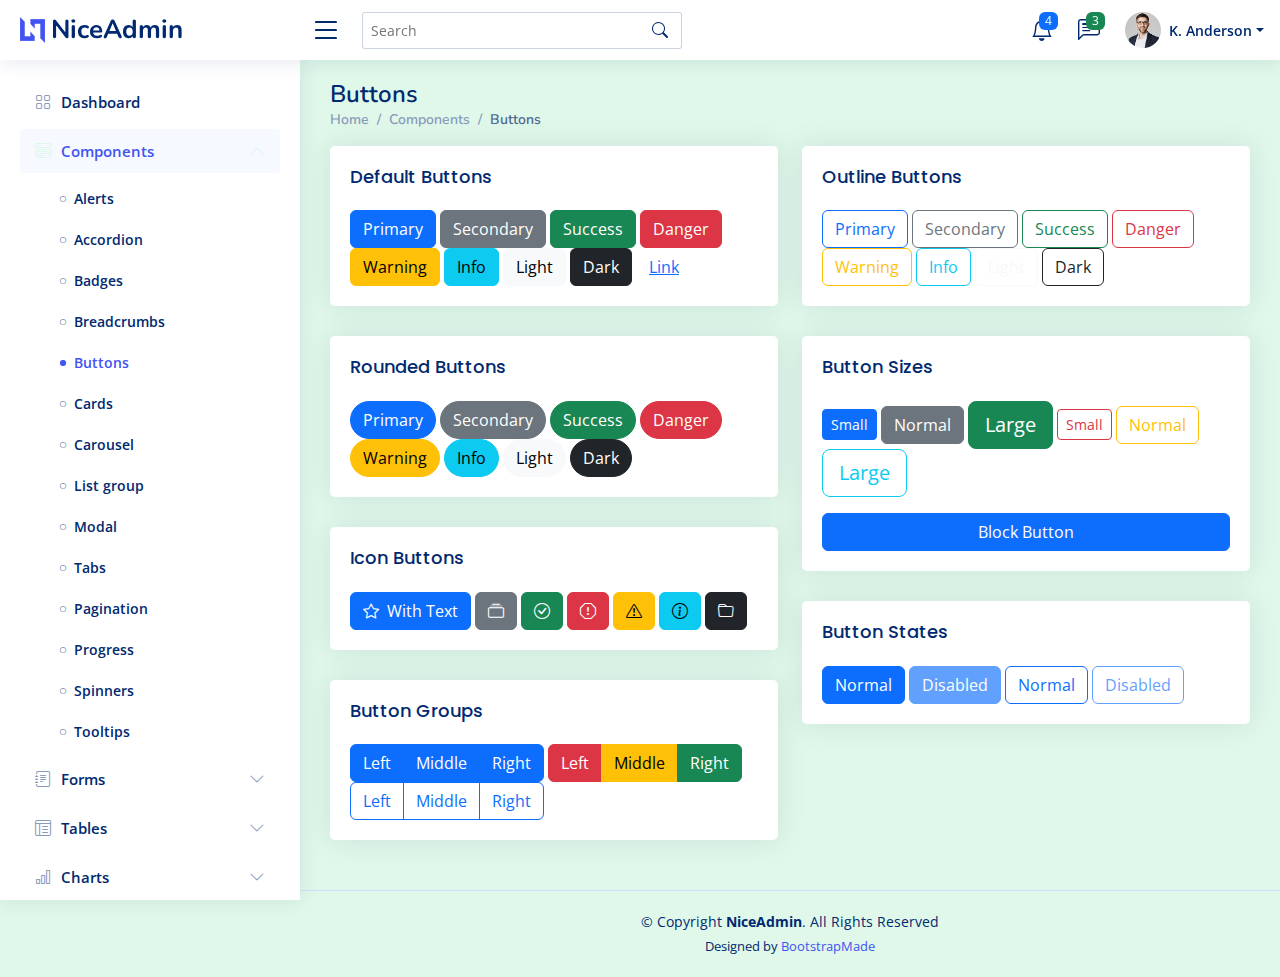
<file: admin/components-buttons.html>
<!DOCTYPE html>
<html lang="en">

<head>
  <meta charset="utf-8">
  <meta content="width=device-width, initial-scale=1.0" name="viewport">

  <title>Components / Buttons - NiceAdmin Bootstrap Template</title>
  <meta content="" name="description">
  <meta content="" name="keywords">

  <!-- Favicons -->
  <link href="assets/img/favicon.png" rel="icon">
  <link href="assets/img/apple-touch-icon.png" rel="apple-touch-icon">

  <!-- Google Fonts -->
  <link href="https://fonts.gstatic.com" rel="preconnect">
  <link href="https://fonts.googleapis.com/css?family=Open+Sans:300,300i,400,400i,600,600i,700,700i|Nunito:300,300i,400,400i,600,600i,700,700i|Poppins:300,300i,400,400i,500,500i,600,600i,700,700i" rel="stylesheet">

  <!-- Vendor CSS Files -->
  <link href="assets/vendor/bootstrap/css/bootstrap.min.css" rel="stylesheet">
  <link href="assets/vendor/bootstrap-icons/bootstrap-icons.css" rel="stylesheet">
  <link href="assets/vendor/boxicons/css/boxicons.min.css" rel="stylesheet">
  <link href="assets/vendor/quill/quill.snow.css" rel="stylesheet">
  <link href="assets/vendor/quill/quill.bubble.css" rel="stylesheet">
  <link href="assets/vendor/remixicon/remixicon.css" rel="stylesheet">
  <link href="assets/vendor/simple-datatables/style.css" rel="stylesheet">

  <!-- Template Main CSS File -->
  <link href="assets/css/style.css" rel="stylesheet">

  <!-- =======================================================
  * Template Name: NiceAdmin
  * Updated: Jul 27 2023 with Bootstrap v5.3.1
  * Template URL: https://bootstrapmade.com/nice-admin-bootstrap-admin-html-template/
  * Author: BootstrapMade.com
  * License: https://bootstrapmade.com/license/
  ======================================================== -->
</head>

<body>

  <!-- ======= Header ======= -->
  <header id="header" class="header fixed-top d-flex align-items-center">

    <div class="d-flex align-items-center justify-content-between">
      <a href="index.html" class="logo d-flex align-items-center">
        <img src="assets/img/logo.png" alt="">
        <span class="d-none d-lg-block">NiceAdmin</span>
      </a>
      <i class="bi bi-list toggle-sidebar-btn"></i>
    </div><!-- End Logo -->

    <div class="search-bar">
      <form class="search-form d-flex align-items-center" method="POST" action="#">
        <input type="text" name="query" placeholder="Search" title="Enter search keyword">
        <button type="submit" title="Search"><i class="bi bi-search"></i></button>
      </form>
    </div><!-- End Search Bar -->

    <nav class="header-nav ms-auto">
      <ul class="d-flex align-items-center">

        <li class="nav-item d-block d-lg-none">
          <a class="nav-link nav-icon search-bar-toggle " href="#">
            <i class="bi bi-search"></i>
          </a>
        </li><!-- End Search Icon-->

        <li class="nav-item dropdown">

          <a class="nav-link nav-icon" href="#" data-bs-toggle="dropdown">
            <i class="bi bi-bell"></i>
            <span class="badge bg-primary badge-number">4</span>
          </a><!-- End Notification Icon -->

          <ul class="dropdown-menu dropdown-menu-end dropdown-menu-arrow notifications">
            <li class="dropdown-header">
              You have 4 new notifications
              <a href="#"><span class="badge rounded-pill bg-primary p-2 ms-2">View all</span></a>
            </li>
            <li>
              <hr class="dropdown-divider">
            </li>

            <li class="notification-item">
              <i class="bi bi-exclamation-circle text-warning"></i>
              <div>
                <h4>Lorem Ipsum</h4>
                <p>Quae dolorem earum veritatis oditseno</p>
                <p>30 min. ago</p>
              </div>
            </li>

            <li>
              <hr class="dropdown-divider">
            </li>

            <li class="notification-item">
              <i class="bi bi-x-circle text-danger"></i>
              <div>
                <h4>Atque rerum nesciunt</h4>
                <p>Quae dolorem earum veritatis oditseno</p>
                <p>1 hr. ago</p>
              </div>
            </li>

            <li>
              <hr class="dropdown-divider">
            </li>

            <li class="notification-item">
              <i class="bi bi-check-circle text-success"></i>
              <div>
                <h4>Sit rerum fuga</h4>
                <p>Quae dolorem earum veritatis oditseno</p>
                <p>2 hrs. ago</p>
              </div>
            </li>

            <li>
              <hr class="dropdown-divider">
            </li>

            <li class="notification-item">
              <i class="bi bi-info-circle text-primary"></i>
              <div>
                <h4>Dicta reprehenderit</h4>
                <p>Quae dolorem earum veritatis oditseno</p>
                <p>4 hrs. ago</p>
              </div>
            </li>

            <li>
              <hr class="dropdown-divider">
            </li>
            <li class="dropdown-footer">
              <a href="#">Show all notifications</a>
            </li>

          </ul><!-- End Notification Dropdown Items -->

        </li><!-- End Notification Nav -->

        <li class="nav-item dropdown">

          <a class="nav-link nav-icon" href="#" data-bs-toggle="dropdown">
            <i class="bi bi-chat-left-text"></i>
            <span class="badge bg-success badge-number">3</span>
          </a><!-- End Messages Icon -->

          <ul class="dropdown-menu dropdown-menu-end dropdown-menu-arrow messages">
            <li class="dropdown-header">
              You have 3 new messages
              <a href="#"><span class="badge rounded-pill bg-primary p-2 ms-2">View all</span></a>
            </li>
            <li>
              <hr class="dropdown-divider">
            </li>

            <li class="message-item">
              <a href="#">
                <img src="assets/img/messages-1.jpg" alt="" class="rounded-circle">
                <div>
                  <h4>Maria Hudson</h4>
                  <p>Velit asperiores et ducimus soluta repudiandae labore officia est ut...</p>
                  <p>4 hrs. ago</p>
                </div>
              </a>
            </li>
            <li>
              <hr class="dropdown-divider">
            </li>

            <li class="message-item">
              <a href="#">
                <img src="assets/img/messages-2.jpg" alt="" class="rounded-circle">
                <div>
                  <h4>Anna Nelson</h4>
                  <p>Velit asperiores et ducimus soluta repudiandae labore officia est ut...</p>
                  <p>6 hrs. ago</p>
                </div>
              </a>
            </li>
            <li>
              <hr class="dropdown-divider">
            </li>

            <li class="message-item">
              <a href="#">
                <img src="assets/img/messages-3.jpg" alt="" class="rounded-circle">
                <div>
                  <h4>David Muldon</h4>
                  <p>Velit asperiores et ducimus soluta repudiandae labore officia est ut...</p>
                  <p>8 hrs. ago</p>
                </div>
              </a>
            </li>
            <li>
              <hr class="dropdown-divider">
            </li>

            <li class="dropdown-footer">
              <a href="#">Show all messages</a>
            </li>

          </ul><!-- End Messages Dropdown Items -->

        </li><!-- End Messages Nav -->

        <li class="nav-item dropdown pe-3">

          <a class="nav-link nav-profile d-flex align-items-center pe-0" href="#" data-bs-toggle="dropdown">
            <img src="assets/img/profile-img.jpg" alt="Profile" class="rounded-circle">
            <span class="d-none d-md-block dropdown-toggle ps-2">K. Anderson</span>
          </a><!-- End Profile Iamge Icon -->

          <ul class="dropdown-menu dropdown-menu-end dropdown-menu-arrow profile">
            <li class="dropdown-header">
              <h6>Kevin Anderson</h6>
              <span>Web Designer</span>
            </li>
            <li>
              <hr class="dropdown-divider">
            </li>

            <li>
              <a class="dropdown-item d-flex align-items-center" href="users-profile.html">
                <i class="bi bi-person"></i>
                <span>My Profile</span>
              </a>
            </li>
            <li>
              <hr class="dropdown-divider">
            </li>

            <li>
              <a class="dropdown-item d-flex align-items-center" href="users-profile.html">
                <i class="bi bi-gear"></i>
                <span>Account Settings</span>
              </a>
            </li>
            <li>
              <hr class="dropdown-divider">
            </li>

            <li>
              <a class="dropdown-item d-flex align-items-center" href="pages-faq.html">
                <i class="bi bi-question-circle"></i>
                <span>Need Help?</span>
              </a>
            </li>
            <li>
              <hr class="dropdown-divider">
            </li>

            <li>
              <a class="dropdown-item d-flex align-items-center" href="#">
                <i class="bi bi-box-arrow-right"></i>
                <span>Sign Out</span>
              </a>
            </li>

          </ul><!-- End Profile Dropdown Items -->
        </li><!-- End Profile Nav -->

      </ul>
    </nav><!-- End Icons Navigation -->

  </header><!-- End Header -->

  <!-- ======= Sidebar ======= -->
  <aside id="sidebar" class="sidebar">

    <ul class="sidebar-nav" id="sidebar-nav">

      <li class="nav-item">
        <a class="nav-link collapsed" href="index.html">
          <i class="bi bi-grid"></i>
          <span>Dashboard</span>
        </a>
      </li><!-- End Dashboard Nav -->

      <li class="nav-item">
        <a class="nav-link " data-bs-target="#components-nav" data-bs-toggle="collapse" href="#">
          <i class="bi bi-menu-button-wide"></i><span>Components</span><i class="bi bi-chevron-down ms-auto"></i>
        </a>
        <ul id="components-nav" class="nav-content collapse show" data-bs-parent="#sidebar-nav">
          <li>
            <a href="components-alerts.html">
              <i class="bi bi-circle"></i><span>Alerts</span>
            </a>
          </li>
          <li>
            <a href="components-accordion.html">
              <i class="bi bi-circle"></i><span>Accordion</span>
            </a>
          </li>
          <li>
            <a href="components-badges.html">
              <i class="bi bi-circle"></i><span>Badges</span>
            </a>
          </li>
          <li>
            <a href="components-breadcrumbs.html">
              <i class="bi bi-circle"></i><span>Breadcrumbs</span>
            </a>
          </li>
          <li>
            <a href="components-buttons.html" class="active">
              <i class="bi bi-circle"></i><span>Buttons</span>
            </a>
          </li>
          <li>
            <a href="components-cards.html">
              <i class="bi bi-circle"></i><span>Cards</span>
            </a>
          </li>
          <li>
            <a href="components-carousel.html">
              <i class="bi bi-circle"></i><span>Carousel</span>
            </a>
          </li>
          <li>
            <a href="components-list-group.html">
              <i class="bi bi-circle"></i><span>List group</span>
            </a>
          </li>
          <li>
            <a href="components-modal.html">
              <i class="bi bi-circle"></i><span>Modal</span>
            </a>
          </li>
          <li>
            <a href="components-tabs.html">
              <i class="bi bi-circle"></i><span>Tabs</span>
            </a>
          </li>
          <li>
            <a href="components-pagination.html">
              <i class="bi bi-circle"></i><span>Pagination</span>
            </a>
          </li>
          <li>
            <a href="components-progress.html">
              <i class="bi bi-circle"></i><span>Progress</span>
            </a>
          </li>
          <li>
            <a href="components-spinners.html">
              <i class="bi bi-circle"></i><span>Spinners</span>
            </a>
          </li>
          <li>
            <a href="components-tooltips.html">
              <i class="bi bi-circle"></i><span>Tooltips</span>
            </a>
          </li>
        </ul>
      </li><!-- End Components Nav -->

      <li class="nav-item">
        <a class="nav-link collapsed" data-bs-target="#forms-nav" data-bs-toggle="collapse" href="#">
          <i class="bi bi-journal-text"></i><span>Forms</span><i class="bi bi-chevron-down ms-auto"></i>
        </a>
        <ul id="forms-nav" class="nav-content collapse " data-bs-parent="#sidebar-nav">
          <li>
            <a href="forms-elements.html">
              <i class="bi bi-circle"></i><span>Form Elements</span>
            </a>
          </li>
          <li>
            <a href="forms-layouts.html">
              <i class="bi bi-circle"></i><span>Form Layouts</span>
            </a>
          </li>
          <li>
            <a href="forms-editors.html">
              <i class="bi bi-circle"></i><span>Form Editors</span>
            </a>
          </li>
          <li>
            <a href="forms-validation.html">
              <i class="bi bi-circle"></i><span>Form Validation</span>
            </a>
          </li>
        </ul>
      </li><!-- End Forms Nav -->

      <li class="nav-item">
        <a class="nav-link collapsed" data-bs-target="#tables-nav" data-bs-toggle="collapse" href="#">
          <i class="bi bi-layout-text-window-reverse"></i><span>Tables</span><i class="bi bi-chevron-down ms-auto"></i>
        </a>
        <ul id="tables-nav" class="nav-content collapse " data-bs-parent="#sidebar-nav">
          <li>
            <a href="tables-general.html">
              <i class="bi bi-circle"></i><span>General Tables</span>
            </a>
          </li>
          <li>
            <a href="tables-data.html">
              <i class="bi bi-circle"></i><span>Data Tables</span>
            </a>
          </li>
        </ul>
      </li><!-- End Tables Nav -->

      <li class="nav-item">
        <a class="nav-link collapsed" data-bs-target="#charts-nav" data-bs-toggle="collapse" href="#">
          <i class="bi bi-bar-chart"></i><span>Charts</span><i class="bi bi-chevron-down ms-auto"></i>
        </a>
        <ul id="charts-nav" class="nav-content collapse " data-bs-parent="#sidebar-nav">
          <li>
            <a href="charts-chartjs.html">
              <i class="bi bi-circle"></i><span>Chart.js</span>
            </a>
          </li>
          <li>
            <a href="charts-apexcharts.html">
              <i class="bi bi-circle"></i><span>ApexCharts</span>
            </a>
          </li>
          <li>
            <a href="charts-echarts.html">
              <i class="bi bi-circle"></i><span>ECharts</span>
            </a>
          </li>
        </ul>
      </li><!-- End Charts Nav -->

      <li class="nav-item">
        <a class="nav-link collapsed" data-bs-target="#icons-nav" data-bs-toggle="collapse" href="#">
          <i class="bi bi-gem"></i><span>Icons</span><i class="bi bi-chevron-down ms-auto"></i>
        </a>
        <ul id="icons-nav" class="nav-content collapse " data-bs-parent="#sidebar-nav">
          <li>
            <a href="icons-bootstrap.html">
              <i class="bi bi-circle"></i><span>Bootstrap Icons</span>
            </a>
          </li>
          <li>
            <a href="icons-remix.html">
              <i class="bi bi-circle"></i><span>Remix Icons</span>
            </a>
          </li>
          <li>
            <a href="icons-boxicons.html">
              <i class="bi bi-circle"></i><span>Boxicons</span>
            </a>
          </li>
        </ul>
      </li><!-- End Icons Nav -->

      <li class="nav-heading">Pages</li>

      <li class="nav-item">
        <a class="nav-link collapsed" href="users-profile.html">
          <i class="bi bi-person"></i>
          <span>Profile</span>
        </a>
      </li><!-- End Profile Page Nav -->

      <li class="nav-item">
        <a class="nav-link collapsed" href="pages-faq.html">
          <i class="bi bi-question-circle"></i>
          <span>F.A.Q</span>
        </a>
      </li><!-- End F.A.Q Page Nav -->

      <li class="nav-item">
        <a class="nav-link collapsed" href="pages-contact.html">
          <i class="bi bi-envelope"></i>
          <span>Contact</span>
        </a>
      </li><!-- End Contact Page Nav -->

      <li class="nav-item">
        <a class="nav-link collapsed" href="pages-register.html">
          <i class="bi bi-card-list"></i>
          <span>Register</span>
        </a>
      </li><!-- End Register Page Nav -->

      <li class="nav-item">
        <a class="nav-link collapsed" href="pages-login.html">
          <i class="bi bi-box-arrow-in-right"></i>
          <span>Login</span>
        </a>
      </li><!-- End Login Page Nav -->

      <li class="nav-item">
        <a class="nav-link collapsed" href="pages-error-404.html">
          <i class="bi bi-dash-circle"></i>
          <span>Error 404</span>
        </a>
      </li><!-- End Error 404 Page Nav -->

      <li class="nav-item">
        <a class="nav-link collapsed" href="pages-blank.html">
          <i class="bi bi-file-earmark"></i>
          <span>Blank</span>
        </a>
      </li><!-- End Blank Page Nav -->

    </ul>

  </aside><!-- End Sidebar-->

  <main id="main" class="main">

    <div class="pagetitle">
      <h1>Buttons</h1>
      <nav>
        <ol class="breadcrumb">
          <li class="breadcrumb-item"><a href="index.html">Home</a></li>
          <li class="breadcrumb-item">Components</li>
          <li class="breadcrumb-item active">Buttons</li>
        </ol>
      </nav>
    </div><!-- End Page Title -->

    <section class="section">
      <div class="row">
        <div class="col-lg-6">

          <div class="card">
            <div class="card-body">
              <h5 class="card-title">Default Buttons</h5>

              <button type="button" class="btn btn-primary">Primary</button>
              <button type="button" class="btn btn-secondary">Secondary</button>
              <button type="button" class="btn btn-success">Success</button>
              <button type="button" class="btn btn-danger">Danger</button>
              <button type="button" class="btn btn-warning">Warning</button>
              <button type="button" class="btn btn-info">Info</button>
              <button type="button" class="btn btn-light">Light</button>
              <button type="button" class="btn btn-dark">Dark</button>
              <button type="button" class="btn btn-link">Link</button>
            </div>
          </div>

          <div class="card">
            <div class="card-body">
              <h5 class="card-title">Rounded Buttons</h5>

              <button type="button" class="btn btn-primary rounded-pill">Primary</button>
              <button type="button" class="btn btn-secondary rounded-pill">Secondary</button>
              <button type="button" class="btn btn-success rounded-pill">Success</button>
              <button type="button" class="btn btn-danger rounded-pill">Danger</button>
              <button type="button" class="btn btn-warning rounded-pill">Warning</button>
              <button type="button" class="btn btn-info rounded-pill">Info</button>
              <button type="button" class="btn btn-light rounded-pill">Light</button>
              <button type="button" class="btn btn-dark rounded-pill">Dark</button>
            </div>
          </div>

          <div class="card">
            <div class="card-body">
              <h5 class="card-title">Icon Buttons</h5>

              <button type="button" class="btn btn-primary"><i class="bi bi-star me-1"></i> With Text</button>
              <button type="button" class="btn btn-secondary"><i class="bi bi-collection"></i></button>
              <button type="button" class="btn btn-success"><i class="bi bi-check-circle"></i></button>
              <button type="button" class="btn btn-danger"><i class="bi bi-exclamation-octagon"></i></button>
              <button type="button" class="btn btn-warning"><i class="bi bi-exclamation-triangle"></i></button>
              <button type="button" class="btn btn-info"><i class="bi bi-info-circle"></i></button>
              <button type="button" class="btn btn-dark"><i class="bi bi-folder"></i></button>
            </div>
          </div>

          <div class="card">
            <div class="card-body">
              <h5 class="card-title">Button Groups</h5>

              <div class="btn-group" role="group" aria-label="Basic example">
                <button type="button" class="btn btn-primary">Left</button>
                <button type="button" class="btn btn-primary">Middle</button>
                <button type="button" class="btn btn-primary">Right</button>
              </div>

              <div class="btn-group" role="group" aria-label="Basic mixed styles example">
                <button type="button" class="btn btn-danger">Left</button>
                <button type="button" class="btn btn-warning">Middle</button>
                <button type="button" class="btn btn-success">Right</button>
              </div>

              <div class="btn-group" role="group" aria-label="Basic outlined example">
                <button type="button" class="btn btn-outline-primary">Left</button>
                <button type="button" class="btn btn-outline-primary">Middle</button>
                <button type="button" class="btn btn-outline-primary">Right</button>
              </div>

            </div>
          </div>

        </div>

        <div class="col-lg-6">

          <div class="card">
            <div class="card-body">
              <h5 class="card-title">Outline Buttons</h5>

              <button type="button" class="btn btn-outline-primary">Primary</button>
              <button type="button" class="btn btn-outline-secondary">Secondary</button>
              <button type="button" class="btn btn-outline-success">Success</button>
              <button type="button" class="btn btn-outline-danger">Danger</button>
              <button type="button" class="btn btn-outline-warning">Warning</button>
              <button type="button" class="btn btn-outline-info">Info</button>
              <button type="button" class="btn btn-outline-light">Light</button>
              <button type="button" class="btn btn-outline-dark">Dark</button>
            </div>
          </div>

          <div class="card">
            <div class="card-body">
              <h5 class="card-title">Button Sizes</h5>

              <button type="button" class="btn btn-primary btn-sm">Small</button>
              <button type="button" class="btn btn-secondary">Normal</button>
              <button type="button" class="btn btn-success btn-lg">Large</button>

              <button type="button" class="btn btn-outline-danger btn-sm">Small</button>
              <button type="button" class="btn btn-outline-warning">Normal</button>
              <button type="button" class="btn btn-outline-info btn-lg">Large</button>

              <div class="d-grid gap-2 mt-3">
                <button class="btn btn-primary" type="button">Block Button</button>
              </div>

            </div>
          </div>

          <div class="card">
            <div class="card-body">
              <h5 class="card-title">Button States</h5>

              <button type="button" class="btn btn-primary">Normal</button>
              <button type="button" class="btn btn-primary" disabled>Disabled</button>
              <button type="button" class="btn btn-outline-primary">Normal</button>
              <button type="button" class="btn btn-outline-primary" disabled>Disabled</button>
            </div>
          </div>

        </div>
      </div>
    </section>

  </main><!-- End #main -->

  <!-- ======= Footer ======= -->
  <footer id="footer" class="footer">
    <div class="copyright">
      &copy; Copyright <strong><span>NiceAdmin</span></strong>. All Rights Reserved
    </div>
    <div class="credits">
      <!-- All the links in the footer should remain intact. -->
      <!-- You can delete the links only if you purchased the pro version. -->
      <!-- Licensing information: https://bootstrapmade.com/license/ -->
      <!-- Purchase the pro version with working PHP/AJAX contact form: https://bootstrapmade.com/nice-admin-bootstrap-admin-html-template/ -->
      Designed by <a href="https://bootstrapmade.com/">BootstrapMade</a>
    </div>
  </footer><!-- End Footer -->

  <a href="#" class="back-to-top d-flex align-items-center justify-content-center"><i class="bi bi-arrow-up-short"></i></a>

  <!-- Vendor JS Files -->
  <script src="assets/vendor/apexcharts/apexcharts.min.js"></script>
  <script src="assets/vendor/bootstrap/js/bootstrap.bundle.min.js"></script>
  <script src="assets/vendor/chart.js/chart.umd.js"></script>
  <script src="assets/vendor/echarts/echarts.min.js"></script>
  <script src="assets/vendor/quill/quill.min.js"></script>
  <script src="assets/vendor/simple-datatables/simple-datatables.js"></script>
  <script src="assets/vendor/tinymce/tinymce.min.js"></script>
  <script src="assets/vendor/php-email-form/validate.js"></script>

  <!-- Template Main JS File -->
  <script src="assets/js/main.js"></script>

</body>

</html>
</file>
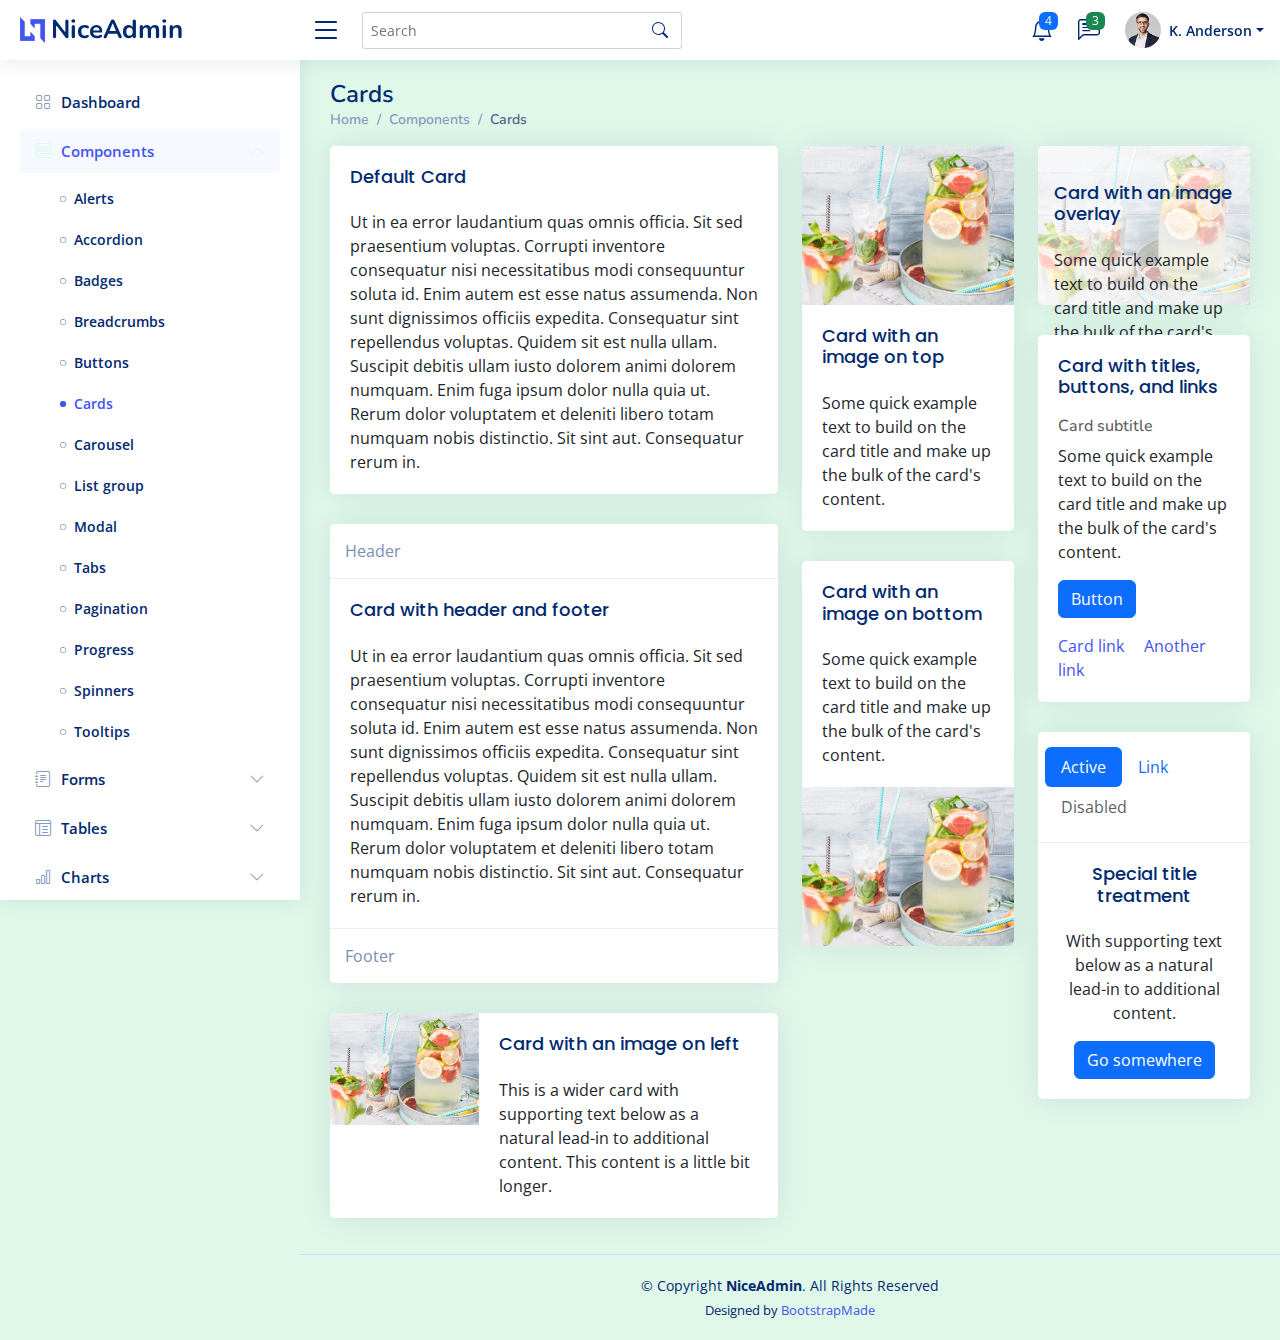
<file: admin/components-cards.html>
<!DOCTYPE html>
<html lang="en">

<head>
  <meta charset="utf-8">
  <meta content="width=device-width, initial-scale=1.0" name="viewport">

  <title>Components / Cards - NiceAdmin Bootstrap Template</title>
  <meta content="" name="description">
  <meta content="" name="keywords">

  <!-- Favicons -->
  <link href="assets/img/favicon.png" rel="icon">
  <link href="assets/img/apple-touch-icon.png" rel="apple-touch-icon">

  <!-- Google Fonts -->
  <link href="https://fonts.gstatic.com" rel="preconnect">
  <link href="https://fonts.googleapis.com/css?family=Open+Sans:300,300i,400,400i,600,600i,700,700i|Nunito:300,300i,400,400i,600,600i,700,700i|Poppins:300,300i,400,400i,500,500i,600,600i,700,700i" rel="stylesheet">

  <!-- Vendor CSS Files -->
  <link href="assets/vendor/bootstrap/css/bootstrap.min.css" rel="stylesheet">
  <link href="assets/vendor/bootstrap-icons/bootstrap-icons.css" rel="stylesheet">
  <link href="assets/vendor/boxicons/css/boxicons.min.css" rel="stylesheet">
  <link href="assets/vendor/quill/quill.snow.css" rel="stylesheet">
  <link href="assets/vendor/quill/quill.bubble.css" rel="stylesheet">
  <link href="assets/vendor/remixicon/remixicon.css" rel="stylesheet">
  <link href="assets/vendor/simple-datatables/style.css" rel="stylesheet">

  <!-- Template Main CSS File -->
  <link href="assets/css/style.css" rel="stylesheet">

  <!-- =======================================================
  * Template Name: NiceAdmin
  * Updated: Jul 27 2023 with Bootstrap v5.3.1
  * Template URL: https://bootstrapmade.com/nice-admin-bootstrap-admin-html-template/
  * Author: BootstrapMade.com
  * License: https://bootstrapmade.com/license/
  ======================================================== -->
</head>

<body>

  <!-- ======= Header ======= -->
  <header id="header" class="header fixed-top d-flex align-items-center">

    <div class="d-flex align-items-center justify-content-between">
      <a href="index.html" class="logo d-flex align-items-center">
        <img src="assets/img/logo.png" alt="">
        <span class="d-none d-lg-block">NiceAdmin</span>
      </a>
      <i class="bi bi-list toggle-sidebar-btn"></i>
    </div><!-- End Logo -->

    <div class="search-bar">
      <form class="search-form d-flex align-items-center" method="POST" action="#">
        <input type="text" name="query" placeholder="Search" title="Enter search keyword">
        <button type="submit" title="Search"><i class="bi bi-search"></i></button>
      </form>
    </div><!-- End Search Bar -->

    <nav class="header-nav ms-auto">
      <ul class="d-flex align-items-center">

        <li class="nav-item d-block d-lg-none">
          <a class="nav-link nav-icon search-bar-toggle " href="#">
            <i class="bi bi-search"></i>
          </a>
        </li><!-- End Search Icon-->

        <li class="nav-item dropdown">

          <a class="nav-link nav-icon" href="#" data-bs-toggle="dropdown">
            <i class="bi bi-bell"></i>
            <span class="badge bg-primary badge-number">4</span>
          </a><!-- End Notification Icon -->

          <ul class="dropdown-menu dropdown-menu-end dropdown-menu-arrow notifications">
            <li class="dropdown-header">
              You have 4 new notifications
              <a href="#"><span class="badge rounded-pill bg-primary p-2 ms-2">View all</span></a>
            </li>
            <li>
              <hr class="dropdown-divider">
            </li>

            <li class="notification-item">
              <i class="bi bi-exclamation-circle text-warning"></i>
              <div>
                <h4>Lorem Ipsum</h4>
                <p>Quae dolorem earum veritatis oditseno</p>
                <p>30 min. ago</p>
              </div>
            </li>

            <li>
              <hr class="dropdown-divider">
            </li>

            <li class="notification-item">
              <i class="bi bi-x-circle text-danger"></i>
              <div>
                <h4>Atque rerum nesciunt</h4>
                <p>Quae dolorem earum veritatis oditseno</p>
                <p>1 hr. ago</p>
              </div>
            </li>

            <li>
              <hr class="dropdown-divider">
            </li>

            <li class="notification-item">
              <i class="bi bi-check-circle text-success"></i>
              <div>
                <h4>Sit rerum fuga</h4>
                <p>Quae dolorem earum veritatis oditseno</p>
                <p>2 hrs. ago</p>
              </div>
            </li>

            <li>
              <hr class="dropdown-divider">
            </li>

            <li class="notification-item">
              <i class="bi bi-info-circle text-primary"></i>
              <div>
                <h4>Dicta reprehenderit</h4>
                <p>Quae dolorem earum veritatis oditseno</p>
                <p>4 hrs. ago</p>
              </div>
            </li>

            <li>
              <hr class="dropdown-divider">
            </li>
            <li class="dropdown-footer">
              <a href="#">Show all notifications</a>
            </li>

          </ul><!-- End Notification Dropdown Items -->

        </li><!-- End Notification Nav -->

        <li class="nav-item dropdown">

          <a class="nav-link nav-icon" href="#" data-bs-toggle="dropdown">
            <i class="bi bi-chat-left-text"></i>
            <span class="badge bg-success badge-number">3</span>
          </a><!-- End Messages Icon -->

          <ul class="dropdown-menu dropdown-menu-end dropdown-menu-arrow messages">
            <li class="dropdown-header">
              You have 3 new messages
              <a href="#"><span class="badge rounded-pill bg-primary p-2 ms-2">View all</span></a>
            </li>
            <li>
              <hr class="dropdown-divider">
            </li>

            <li class="message-item">
              <a href="#">
                <img src="assets/img/messages-1.jpg" alt="" class="rounded-circle">
                <div>
                  <h4>Maria Hudson</h4>
                  <p>Velit asperiores et ducimus soluta repudiandae labore officia est ut...</p>
                  <p>4 hrs. ago</p>
                </div>
              </a>
            </li>
            <li>
              <hr class="dropdown-divider">
            </li>

            <li class="message-item">
              <a href="#">
                <img src="assets/img/messages-2.jpg" alt="" class="rounded-circle">
                <div>
                  <h4>Anna Nelson</h4>
                  <p>Velit asperiores et ducimus soluta repudiandae labore officia est ut...</p>
                  <p>6 hrs. ago</p>
                </div>
              </a>
            </li>
            <li>
              <hr class="dropdown-divider">
            </li>

            <li class="message-item">
              <a href="#">
                <img src="assets/img/messages-3.jpg" alt="" class="rounded-circle">
                <div>
                  <h4>David Muldon</h4>
                  <p>Velit asperiores et ducimus soluta repudiandae labore officia est ut...</p>
                  <p>8 hrs. ago</p>
                </div>
              </a>
            </li>
            <li>
              <hr class="dropdown-divider">
            </li>

            <li class="dropdown-footer">
              <a href="#">Show all messages</a>
            </li>

          </ul><!-- End Messages Dropdown Items -->

        </li><!-- End Messages Nav -->

        <li class="nav-item dropdown pe-3">

          <a class="nav-link nav-profile d-flex align-items-center pe-0" href="#" data-bs-toggle="dropdown">
            <img src="assets/img/profile-img.jpg" alt="Profile" class="rounded-circle">
            <span class="d-none d-md-block dropdown-toggle ps-2">K. Anderson</span>
          </a><!-- End Profile Iamge Icon -->

          <ul class="dropdown-menu dropdown-menu-end dropdown-menu-arrow profile">
            <li class="dropdown-header">
              <h6>Kevin Anderson</h6>
              <span>Web Designer</span>
            </li>
            <li>
              <hr class="dropdown-divider">
            </li>

            <li>
              <a class="dropdown-item d-flex align-items-center" href="users-profile.html">
                <i class="bi bi-person"></i>
                <span>My Profile</span>
              </a>
            </li>
            <li>
              <hr class="dropdown-divider">
            </li>

            <li>
              <a class="dropdown-item d-flex align-items-center" href="users-profile.html">
                <i class="bi bi-gear"></i>
                <span>Account Settings</span>
              </a>
            </li>
            <li>
              <hr class="dropdown-divider">
            </li>

            <li>
              <a class="dropdown-item d-flex align-items-center" href="pages-faq.html">
                <i class="bi bi-question-circle"></i>
                <span>Need Help?</span>
              </a>
            </li>
            <li>
              <hr class="dropdown-divider">
            </li>

            <li>
              <a class="dropdown-item d-flex align-items-center" href="#">
                <i class="bi bi-box-arrow-right"></i>
                <span>Sign Out</span>
              </a>
            </li>

          </ul><!-- End Profile Dropdown Items -->
        </li><!-- End Profile Nav -->

      </ul>
    </nav><!-- End Icons Navigation -->

  </header><!-- End Header -->

  <!-- ======= Sidebar ======= -->
  <aside id="sidebar" class="sidebar">

    <ul class="sidebar-nav" id="sidebar-nav">

      <li class="nav-item">
        <a class="nav-link collapsed" href="index.html">
          <i class="bi bi-grid"></i>
          <span>Dashboard</span>
        </a>
      </li><!-- End Dashboard Nav -->

      <li class="nav-item">
        <a class="nav-link " data-bs-target="#components-nav" data-bs-toggle="collapse" href="#">
          <i class="bi bi-menu-button-wide"></i><span>Components</span><i class="bi bi-chevron-down ms-auto"></i>
        </a>
        <ul id="components-nav" class="nav-content collapse show" data-bs-parent="#sidebar-nav">
          <li>
            <a href="components-alerts.html">
              <i class="bi bi-circle"></i><span>Alerts</span>
            </a>
          </li>
          <li>
            <a href="components-accordion.html">
              <i class="bi bi-circle"></i><span>Accordion</span>
            </a>
          </li>
          <li>
            <a href="components-badges.html">
              <i class="bi bi-circle"></i><span>Badges</span>
            </a>
          </li>
          <li>
            <a href="components-breadcrumbs.html">
              <i class="bi bi-circle"></i><span>Breadcrumbs</span>
            </a>
          </li>
          <li>
            <a href="components-buttons.html">
              <i class="bi bi-circle"></i><span>Buttons</span>
            </a>
          </li>
          <li>
            <a href="components-cards.html" class="active">
              <i class="bi bi-circle"></i><span>Cards</span>
            </a>
          </li>
          <li>
            <a href="components-carousel.html">
              <i class="bi bi-circle"></i><span>Carousel</span>
            </a>
          </li>
          <li>
            <a href="components-list-group.html">
              <i class="bi bi-circle"></i><span>List group</span>
            </a>
          </li>
          <li>
            <a href="components-modal.html">
              <i class="bi bi-circle"></i><span>Modal</span>
            </a>
          </li>
          <li>
            <a href="components-tabs.html">
              <i class="bi bi-circle"></i><span>Tabs</span>
            </a>
          </li>
          <li>
            <a href="components-pagination.html">
              <i class="bi bi-circle"></i><span>Pagination</span>
            </a>
          </li>
          <li>
            <a href="components-progress.html">
              <i class="bi bi-circle"></i><span>Progress</span>
            </a>
          </li>
          <li>
            <a href="components-spinners.html">
              <i class="bi bi-circle"></i><span>Spinners</span>
            </a>
          </li>
          <li>
            <a href="components-tooltips.html">
              <i class="bi bi-circle"></i><span>Tooltips</span>
            </a>
          </li>
        </ul>
      </li><!-- End Components Nav -->

      <li class="nav-item">
        <a class="nav-link collapsed" data-bs-target="#forms-nav" data-bs-toggle="collapse" href="#">
          <i class="bi bi-journal-text"></i><span>Forms</span><i class="bi bi-chevron-down ms-auto"></i>
        </a>
        <ul id="forms-nav" class="nav-content collapse " data-bs-parent="#sidebar-nav">
          <li>
            <a href="forms-elements.html">
              <i class="bi bi-circle"></i><span>Form Elements</span>
            </a>
          </li>
          <li>
            <a href="forms-layouts.html">
              <i class="bi bi-circle"></i><span>Form Layouts</span>
            </a>
          </li>
          <li>
            <a href="forms-editors.html">
              <i class="bi bi-circle"></i><span>Form Editors</span>
            </a>
          </li>
          <li>
            <a href="forms-validation.html">
              <i class="bi bi-circle"></i><span>Form Validation</span>
            </a>
          </li>
        </ul>
      </li><!-- End Forms Nav -->

      <li class="nav-item">
        <a class="nav-link collapsed" data-bs-target="#tables-nav" data-bs-toggle="collapse" href="#">
          <i class="bi bi-layout-text-window-reverse"></i><span>Tables</span><i class="bi bi-chevron-down ms-auto"></i>
        </a>
        <ul id="tables-nav" class="nav-content collapse " data-bs-parent="#sidebar-nav">
          <li>
            <a href="tables-general.html">
              <i class="bi bi-circle"></i><span>General Tables</span>
            </a>
          </li>
          <li>
            <a href="tables-data.html">
              <i class="bi bi-circle"></i><span>Data Tables</span>
            </a>
          </li>
        </ul>
      </li><!-- End Tables Nav -->

      <li class="nav-item">
        <a class="nav-link collapsed" data-bs-target="#charts-nav" data-bs-toggle="collapse" href="#">
          <i class="bi bi-bar-chart"></i><span>Charts</span><i class="bi bi-chevron-down ms-auto"></i>
        </a>
        <ul id="charts-nav" class="nav-content collapse " data-bs-parent="#sidebar-nav">
          <li>
            <a href="charts-chartjs.html">
              <i class="bi bi-circle"></i><span>Chart.js</span>
            </a>
          </li>
          <li>
            <a href="charts-apexcharts.html">
              <i class="bi bi-circle"></i><span>ApexCharts</span>
            </a>
          </li>
          <li>
            <a href="charts-echarts.html">
              <i class="bi bi-circle"></i><span>ECharts</span>
            </a>
          </li>
        </ul>
      </li><!-- End Charts Nav -->

      <li class="nav-item">
        <a class="nav-link collapsed" data-bs-target="#icons-nav" data-bs-toggle="collapse" href="#">
          <i class="bi bi-gem"></i><span>Icons</span><i class="bi bi-chevron-down ms-auto"></i>
        </a>
        <ul id="icons-nav" class="nav-content collapse " data-bs-parent="#sidebar-nav">
          <li>
            <a href="icons-bootstrap.html">
              <i class="bi bi-circle"></i><span>Bootstrap Icons</span>
            </a>
          </li>
          <li>
            <a href="icons-remix.html">
              <i class="bi bi-circle"></i><span>Remix Icons</span>
            </a>
          </li>
          <li>
            <a href="icons-boxicons.html">
              <i class="bi bi-circle"></i><span>Boxicons</span>
            </a>
          </li>
        </ul>
      </li><!-- End Icons Nav -->

      <li class="nav-heading">Pages</li>

      <li class="nav-item">
        <a class="nav-link collapsed" href="users-profile.html">
          <i class="bi bi-person"></i>
          <span>Profile</span>
        </a>
      </li><!-- End Profile Page Nav -->

      <li class="nav-item">
        <a class="nav-link collapsed" href="pages-faq.html">
          <i class="bi bi-question-circle"></i>
          <span>F.A.Q</span>
        </a>
      </li><!-- End F.A.Q Page Nav -->

      <li class="nav-item">
        <a class="nav-link collapsed" href="pages-contact.html">
          <i class="bi bi-envelope"></i>
          <span>Contact</span>
        </a>
      </li><!-- End Contact Page Nav -->

      <li class="nav-item">
        <a class="nav-link collapsed" href="pages-register.html">
          <i class="bi bi-card-list"></i>
          <span>Register</span>
        </a>
      </li><!-- End Register Page Nav -->

      <li class="nav-item">
        <a class="nav-link collapsed" href="pages-login.html">
          <i class="bi bi-box-arrow-in-right"></i>
          <span>Login</span>
        </a>
      </li><!-- End Login Page Nav -->

      <li class="nav-item">
        <a class="nav-link collapsed" href="pages-error-404.html">
          <i class="bi bi-dash-circle"></i>
          <span>Error 404</span>
        </a>
      </li><!-- End Error 404 Page Nav -->

      <li class="nav-item">
        <a class="nav-link collapsed" href="pages-blank.html">
          <i class="bi bi-file-earmark"></i>
          <span>Blank</span>
        </a>
      </li><!-- End Blank Page Nav -->

    </ul>

  </aside><!-- End Sidebar-->

  <main id="main" class="main">

    <div class="pagetitle">
      <h1>Cards</h1>
      <nav>
        <ol class="breadcrumb">
          <li class="breadcrumb-item"><a href="index.html">Home</a></li>
          <li class="breadcrumb-item">Components</li>
          <li class="breadcrumb-item active">Cards</li>
        </ol>
      </nav>
    </div><!-- End Page Title -->

    <section class="section">
      <div class="row align-items-top">
        <div class="col-lg-6">

          <!-- Default Card -->
          <div class="card">
            <div class="card-body">
              <h5 class="card-title">Default Card</h5>
              Ut in ea error laudantium quas omnis officia. Sit sed praesentium voluptas. Corrupti inventore consequatur nisi necessitatibus modi consequuntur soluta id. Enim autem est esse natus assumenda. Non sunt dignissimos officiis expedita. Consequatur sint repellendus voluptas.
              Quidem sit est nulla ullam. Suscipit debitis ullam iusto dolorem animi dolorem numquam. Enim fuga ipsum dolor nulla quia ut.
              Rerum dolor voluptatem et deleniti libero totam numquam nobis distinctio. Sit sint aut. Consequatur rerum in.
            </div>
          </div><!-- End Default Card -->

          <!-- Card with header and footer -->
          <div class="card">
            <div class="card-header">Header</div>
            <div class="card-body">
              <h5 class="card-title">Card with header and footer</h5>
              Ut in ea error laudantium quas omnis officia. Sit sed praesentium voluptas. Corrupti inventore consequatur nisi necessitatibus modi consequuntur soluta id. Enim autem est esse natus assumenda. Non sunt dignissimos officiis expedita. Consequatur sint repellendus voluptas.
              Quidem sit est nulla ullam. Suscipit debitis ullam iusto dolorem animi dolorem numquam. Enim fuga ipsum dolor nulla quia ut.
              Rerum dolor voluptatem et deleniti libero totam numquam nobis distinctio. Sit sint aut. Consequatur rerum in.
            </div>
            <div class="card-footer">
              Footer
            </div>
          </div><!-- End Card with header and footer -->

          <!-- Card with an image on left -->
          <div class="card mb-3">
            <div class="row g-0">
              <div class="col-md-4">
                <img src="assets/img/card.jpg" class="img-fluid rounded-start" alt="...">
              </div>
              <div class="col-md-8">
                <div class="card-body">
                  <h5 class="card-title">Card with an image on left</h5>
                  <p class="card-text">This is a wider card with supporting text below as a natural lead-in to additional content. This content is a little bit longer.</p>
                </div>
              </div>
            </div>
          </div><!-- End Card with an image on left -->

        </div>

        <div class="col-lg-3">

          <!-- Card with an image on top -->
          <div class="card">
            <img src="assets/img/card.jpg" class="card-img-top" alt="...">
            <div class="card-body">
              <h5 class="card-title">Card with an image on top</h5>
              <p class="card-text">Some quick example text to build on the card title and make up the bulk of the card's content.</p>
            </div>
          </div><!-- End Card with an image on top -->

          <!-- Card with an image on bottom -->
          <div class="card">
            <div class="card-body">
              <h5 class="card-title">Card with an image on bottom</h5>
              <p class="card-text">Some quick example text to build on the card title and make up the bulk of the card's content.</p>
            </div>
            <img src="assets/img/card.jpg" class="card-img-bottom" alt="...">
          </div><!-- End Card with an image on bottom -->

        </div>

        <div class="col-lg-3">

          <!-- Card with an image overlay -->
          <div class="card">
            <img src="assets/img/card.jpg" class="card-img-top" alt="...">
            <div class="card-img-overlay">
              <h5 class="card-title">Card with an image overlay</h5>
              <p class="card-text">Some quick example text to build on the card title and make up the bulk of the card's content.</p>
            </div>
          </div><!-- End Card with an image overlay -->

          <!-- Card with titles, buttons, and links -->
          <div class="card">
            <div class="card-body">
              <h5 class="card-title">Card with titles, buttons, and links</h5>
              <h6 class="card-subtitle mb-2 text-muted">Card subtitle</h6>
              <p class="card-text">Some quick example text to build on the card title and make up the bulk of the card's content.</p>
              <p class="card-text"><a href="#" class="btn btn-primary">Button</a></p>
              <a href="#" class="card-link">Card link</a>
              <a href="#" class="card-link">Another link</a>
            </div>
          </div><!-- End Card with titles, buttons, and links -->

          <!-- Special title treatmen -->
          <div class="card text-center">
            <div class="card-header">
              <ul class="nav nav-pills card-header-pills">
                <li class="nav-item">
                  <a class="nav-link active" href="#">Active</a>
                </li>
                <li class="nav-item">
                  <a class="nav-link" href="#">Link</a>
                </li>
                <li class="nav-item">
                  <a class="nav-link disabled" href="#" tabindex="-1" aria-disabled="true">Disabled</a>
                </li>
              </ul>
            </div>
            <div class="card-body">
              <h5 class="card-title">Special title treatment</h5>
              <p class="card-text">With supporting text below as a natural lead-in to additional content.</p>
              <a href="#" class="btn btn-primary">Go somewhere</a>
            </div>
          </div><!-- End Special title treatmen -->

        </div>

      </div>
    </section>

  </main><!-- End #main -->

  <!-- ======= Footer ======= -->
  <footer id="footer" class="footer">
    <div class="copyright">
      &copy; Copyright <strong><span>NiceAdmin</span></strong>. All Rights Reserved
    </div>
    <div class="credits">
      <!-- All the links in the footer should remain intact. -->
      <!-- You can delete the links only if you purchased the pro version. -->
      <!-- Licensing information: https://bootstrapmade.com/license/ -->
      <!-- Purchase the pro version with working PHP/AJAX contact form: https://bootstrapmade.com/nice-admin-bootstrap-admin-html-template/ -->
      Designed by <a href="https://bootstrapmade.com/">BootstrapMade</a>
    </div>
  </footer><!-- End Footer -->

  <a href="#" class="back-to-top d-flex align-items-center justify-content-center"><i class="bi bi-arrow-up-short"></i></a>

  <!-- Vendor JS Files -->
  <script src="assets/vendor/apexcharts/apexcharts.min.js"></script>
  <script src="assets/vendor/bootstrap/js/bootstrap.bundle.min.js"></script>
  <script src="assets/vendor/chart.js/chart.umd.js"></script>
  <script src="assets/vendor/echarts/echarts.min.js"></script>
  <script src="assets/vendor/quill/quill.min.js"></script>
  <script src="assets/vendor/simple-datatables/simple-datatables.js"></script>
  <script src="assets/vendor/tinymce/tinymce.min.js"></script>
  <script src="assets/vendor/php-email-form/validate.js"></script>

  <!-- Template Main JS File -->
  <script src="assets/js/main.js"></script>

</body>

</html>
</file>
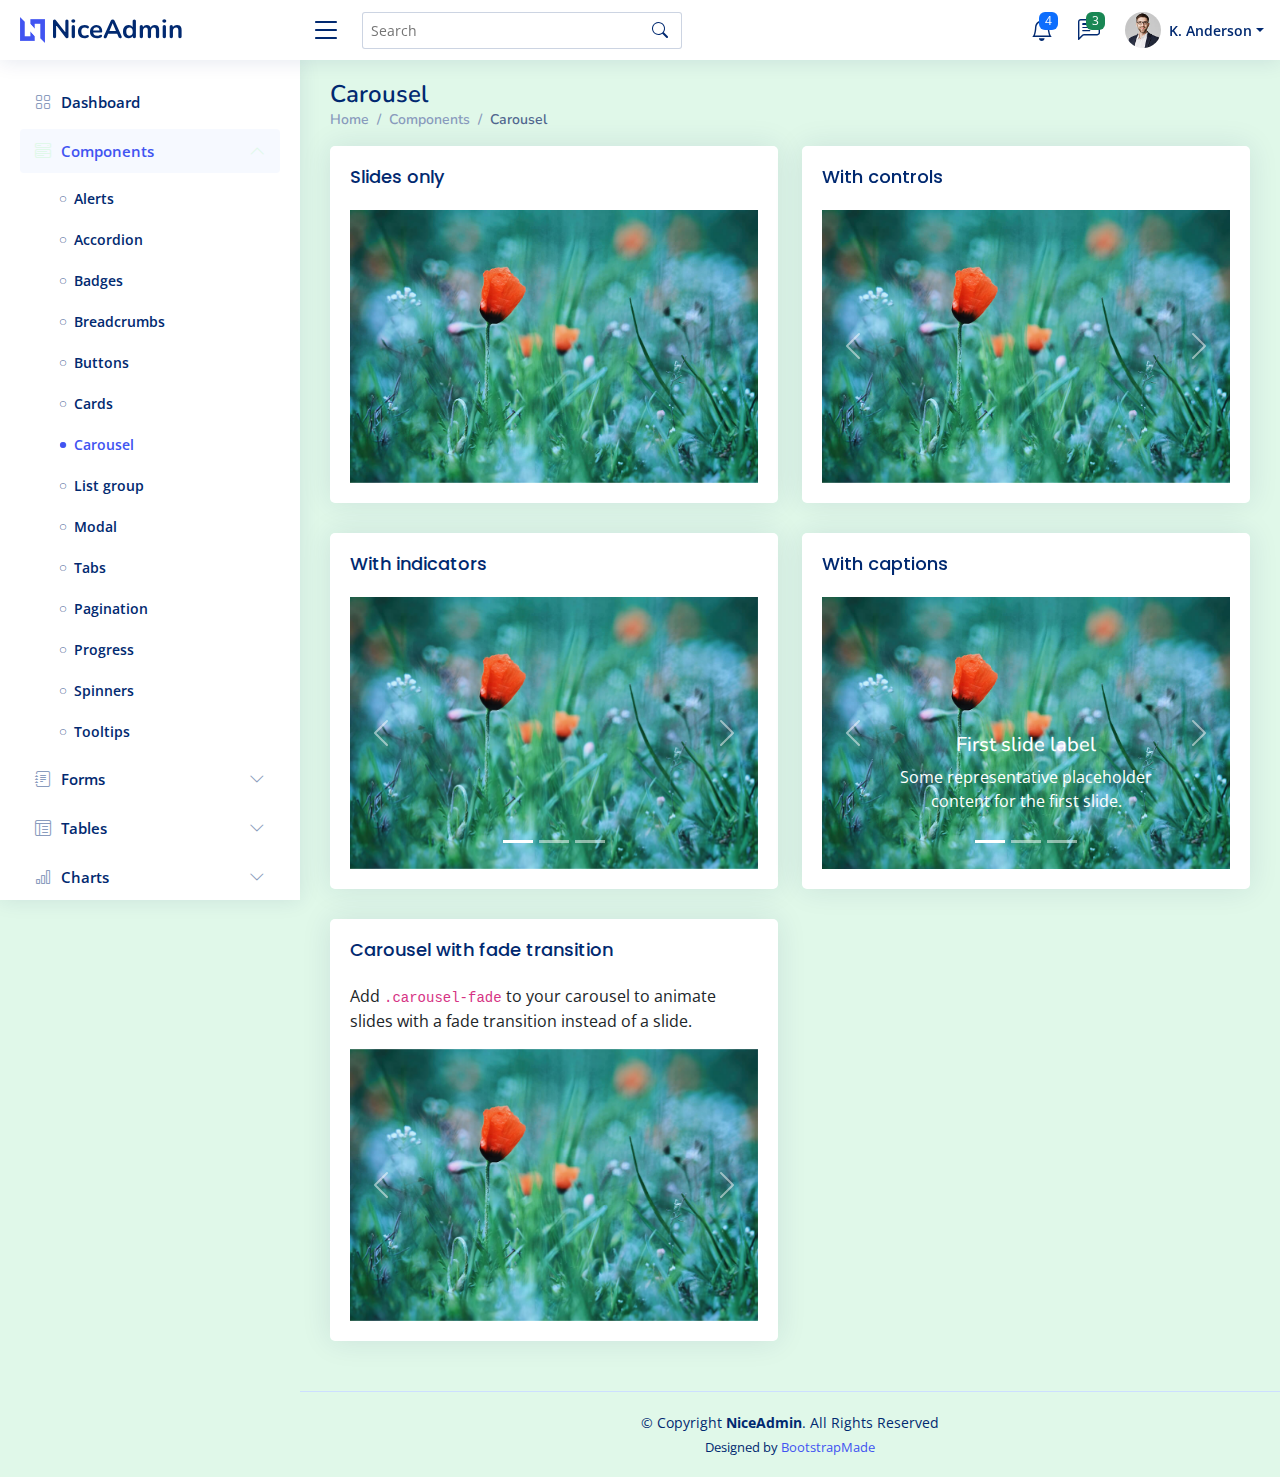
<file: admin/components-carousel.html>
<!DOCTYPE html>
<html lang="en">

<head>
  <meta charset="utf-8">
  <meta content="width=device-width, initial-scale=1.0" name="viewport">

  <title>Components / Carousel - NiceAdmin Bootstrap Template</title>
  <meta content="" name="description">
  <meta content="" name="keywords">

  <!-- Favicons -->
  <link href="assets/img/favicon.png" rel="icon">
  <link href="assets/img/apple-touch-icon.png" rel="apple-touch-icon">

  <!-- Google Fonts -->
  <link href="https://fonts.gstatic.com" rel="preconnect">
  <link href="https://fonts.googleapis.com/css?family=Open+Sans:300,300i,400,400i,600,600i,700,700i|Nunito:300,300i,400,400i,600,600i,700,700i|Poppins:300,300i,400,400i,500,500i,600,600i,700,700i" rel="stylesheet">

  <!-- Vendor CSS Files -->
  <link href="assets/vendor/bootstrap/css/bootstrap.min.css" rel="stylesheet">
  <link href="assets/vendor/bootstrap-icons/bootstrap-icons.css" rel="stylesheet">
  <link href="assets/vendor/boxicons/css/boxicons.min.css" rel="stylesheet">
  <link href="assets/vendor/quill/quill.snow.css" rel="stylesheet">
  <link href="assets/vendor/quill/quill.bubble.css" rel="stylesheet">
  <link href="assets/vendor/remixicon/remixicon.css" rel="stylesheet">
  <link href="assets/vendor/simple-datatables/style.css" rel="stylesheet">

  <!-- Template Main CSS File -->
  <link href="assets/css/style.css" rel="stylesheet">

  <!-- =======================================================
  * Template Name: NiceAdmin
  * Updated: Jul 27 2023 with Bootstrap v5.3.1
  * Template URL: https://bootstrapmade.com/nice-admin-bootstrap-admin-html-template/
  * Author: BootstrapMade.com
  * License: https://bootstrapmade.com/license/
  ======================================================== -->
</head>

<body>

  <!-- ======= Header ======= -->
  <header id="header" class="header fixed-top d-flex align-items-center">

    <div class="d-flex align-items-center justify-content-between">
      <a href="index.html" class="logo d-flex align-items-center">
        <img src="assets/img/logo.png" alt="">
        <span class="d-none d-lg-block">NiceAdmin</span>
      </a>
      <i class="bi bi-list toggle-sidebar-btn"></i>
    </div><!-- End Logo -->

    <div class="search-bar">
      <form class="search-form d-flex align-items-center" method="POST" action="#">
        <input type="text" name="query" placeholder="Search" title="Enter search keyword">
        <button type="submit" title="Search"><i class="bi bi-search"></i></button>
      </form>
    </div><!-- End Search Bar -->

    <nav class="header-nav ms-auto">
      <ul class="d-flex align-items-center">

        <li class="nav-item d-block d-lg-none">
          <a class="nav-link nav-icon search-bar-toggle " href="#">
            <i class="bi bi-search"></i>
          </a>
        </li><!-- End Search Icon-->

        <li class="nav-item dropdown">

          <a class="nav-link nav-icon" href="#" data-bs-toggle="dropdown">
            <i class="bi bi-bell"></i>
            <span class="badge bg-primary badge-number">4</span>
          </a><!-- End Notification Icon -->

          <ul class="dropdown-menu dropdown-menu-end dropdown-menu-arrow notifications">
            <li class="dropdown-header">
              You have 4 new notifications
              <a href="#"><span class="badge rounded-pill bg-primary p-2 ms-2">View all</span></a>
            </li>
            <li>
              <hr class="dropdown-divider">
            </li>

            <li class="notification-item">
              <i class="bi bi-exclamation-circle text-warning"></i>
              <div>
                <h4>Lorem Ipsum</h4>
                <p>Quae dolorem earum veritatis oditseno</p>
                <p>30 min. ago</p>
              </div>
            </li>

            <li>
              <hr class="dropdown-divider">
            </li>

            <li class="notification-item">
              <i class="bi bi-x-circle text-danger"></i>
              <div>
                <h4>Atque rerum nesciunt</h4>
                <p>Quae dolorem earum veritatis oditseno</p>
                <p>1 hr. ago</p>
              </div>
            </li>

            <li>
              <hr class="dropdown-divider">
            </li>

            <li class="notification-item">
              <i class="bi bi-check-circle text-success"></i>
              <div>
                <h4>Sit rerum fuga</h4>
                <p>Quae dolorem earum veritatis oditseno</p>
                <p>2 hrs. ago</p>
              </div>
            </li>

            <li>
              <hr class="dropdown-divider">
            </li>

            <li class="notification-item">
              <i class="bi bi-info-circle text-primary"></i>
              <div>
                <h4>Dicta reprehenderit</h4>
                <p>Quae dolorem earum veritatis oditseno</p>
                <p>4 hrs. ago</p>
              </div>
            </li>

            <li>
              <hr class="dropdown-divider">
            </li>
            <li class="dropdown-footer">
              <a href="#">Show all notifications</a>
            </li>

          </ul><!-- End Notification Dropdown Items -->

        </li><!-- End Notification Nav -->

        <li class="nav-item dropdown">

          <a class="nav-link nav-icon" href="#" data-bs-toggle="dropdown">
            <i class="bi bi-chat-left-text"></i>
            <span class="badge bg-success badge-number">3</span>
          </a><!-- End Messages Icon -->

          <ul class="dropdown-menu dropdown-menu-end dropdown-menu-arrow messages">
            <li class="dropdown-header">
              You have 3 new messages
              <a href="#"><span class="badge rounded-pill bg-primary p-2 ms-2">View all</span></a>
            </li>
            <li>
              <hr class="dropdown-divider">
            </li>

            <li class="message-item">
              <a href="#">
                <img src="assets/img/messages-1.jpg" alt="" class="rounded-circle">
                <div>
                  <h4>Maria Hudson</h4>
                  <p>Velit asperiores et ducimus soluta repudiandae labore officia est ut...</p>
                  <p>4 hrs. ago</p>
                </div>
              </a>
            </li>
            <li>
              <hr class="dropdown-divider">
            </li>

            <li class="message-item">
              <a href="#">
                <img src="assets/img/messages-2.jpg" alt="" class="rounded-circle">
                <div>
                  <h4>Anna Nelson</h4>
                  <p>Velit asperiores et ducimus soluta repudiandae labore officia est ut...</p>
                  <p>6 hrs. ago</p>
                </div>
              </a>
            </li>
            <li>
              <hr class="dropdown-divider">
            </li>

            <li class="message-item">
              <a href="#">
                <img src="assets/img/messages-3.jpg" alt="" class="rounded-circle">
                <div>
                  <h4>David Muldon</h4>
                  <p>Velit asperiores et ducimus soluta repudiandae labore officia est ut...</p>
                  <p>8 hrs. ago</p>
                </div>
              </a>
            </li>
            <li>
              <hr class="dropdown-divider">
            </li>

            <li class="dropdown-footer">
              <a href="#">Show all messages</a>
            </li>

          </ul><!-- End Messages Dropdown Items -->

        </li><!-- End Messages Nav -->

        <li class="nav-item dropdown pe-3">

          <a class="nav-link nav-profile d-flex align-items-center pe-0" href="#" data-bs-toggle="dropdown">
            <img src="assets/img/profile-img.jpg" alt="Profile" class="rounded-circle">
            <span class="d-none d-md-block dropdown-toggle ps-2">K. Anderson</span>
          </a><!-- End Profile Iamge Icon -->

          <ul class="dropdown-menu dropdown-menu-end dropdown-menu-arrow profile">
            <li class="dropdown-header">
              <h6>Kevin Anderson</h6>
              <span>Web Designer</span>
            </li>
            <li>
              <hr class="dropdown-divider">
            </li>

            <li>
              <a class="dropdown-item d-flex align-items-center" href="users-profile.html">
                <i class="bi bi-person"></i>
                <span>My Profile</span>
              </a>
            </li>
            <li>
              <hr class="dropdown-divider">
            </li>

            <li>
              <a class="dropdown-item d-flex align-items-center" href="users-profile.html">
                <i class="bi bi-gear"></i>
                <span>Account Settings</span>
              </a>
            </li>
            <li>
              <hr class="dropdown-divider">
            </li>

            <li>
              <a class="dropdown-item d-flex align-items-center" href="pages-faq.html">
                <i class="bi bi-question-circle"></i>
                <span>Need Help?</span>
              </a>
            </li>
            <li>
              <hr class="dropdown-divider">
            </li>

            <li>
              <a class="dropdown-item d-flex align-items-center" href="#">
                <i class="bi bi-box-arrow-right"></i>
                <span>Sign Out</span>
              </a>
            </li>

          </ul><!-- End Profile Dropdown Items -->
        </li><!-- End Profile Nav -->

      </ul>
    </nav><!-- End Icons Navigation -->

  </header><!-- End Header -->

  <!-- ======= Sidebar ======= -->
  <aside id="sidebar" class="sidebar">

    <ul class="sidebar-nav" id="sidebar-nav">

      <li class="nav-item">
        <a class="nav-link collapsed" href="index.html">
          <i class="bi bi-grid"></i>
          <span>Dashboard</span>
        </a>
      </li><!-- End Dashboard Nav -->

      <li class="nav-item">
        <a class="nav-link " data-bs-target="#components-nav" data-bs-toggle="collapse" href="#">
          <i class="bi bi-menu-button-wide"></i><span>Components</span><i class="bi bi-chevron-down ms-auto"></i>
        </a>
        <ul id="components-nav" class="nav-content collapse show" data-bs-parent="#sidebar-nav">
          <li>
            <a href="components-alerts.html">
              <i class="bi bi-circle"></i><span>Alerts</span>
            </a>
          </li>
          <li>
            <a href="components-accordion.html">
              <i class="bi bi-circle"></i><span>Accordion</span>
            </a>
          </li>
          <li>
            <a href="components-badges.html">
              <i class="bi bi-circle"></i><span>Badges</span>
            </a>
          </li>
          <li>
            <a href="components-breadcrumbs.html">
              <i class="bi bi-circle"></i><span>Breadcrumbs</span>
            </a>
          </li>
          <li>
            <a href="components-buttons.html">
              <i class="bi bi-circle"></i><span>Buttons</span>
            </a>
          </li>
          <li>
            <a href="components-cards.html">
              <i class="bi bi-circle"></i><span>Cards</span>
            </a>
          </li>
          <li>
            <a href="components-carousel.html" class="active">
              <i class="bi bi-circle"></i><span>Carousel</span>
            </a>
          </li>
          <li>
            <a href="components-list-group.html">
              <i class="bi bi-circle"></i><span>List group</span>
            </a>
          </li>
          <li>
            <a href="components-modal.html">
              <i class="bi bi-circle"></i><span>Modal</span>
            </a>
          </li>
          <li>
            <a href="components-tabs.html">
              <i class="bi bi-circle"></i><span>Tabs</span>
            </a>
          </li>
          <li>
            <a href="components-pagination.html">
              <i class="bi bi-circle"></i><span>Pagination</span>
            </a>
          </li>
          <li>
            <a href="components-progress.html">
              <i class="bi bi-circle"></i><span>Progress</span>
            </a>
          </li>
          <li>
            <a href="components-spinners.html">
              <i class="bi bi-circle"></i><span>Spinners</span>
            </a>
          </li>
          <li>
            <a href="components-tooltips.html">
              <i class="bi bi-circle"></i><span>Tooltips</span>
            </a>
          </li>
        </ul>
      </li><!-- End Components Nav -->

      <li class="nav-item">
        <a class="nav-link collapsed" data-bs-target="#forms-nav" data-bs-toggle="collapse" href="#">
          <i class="bi bi-journal-text"></i><span>Forms</span><i class="bi bi-chevron-down ms-auto"></i>
        </a>
        <ul id="forms-nav" class="nav-content collapse " data-bs-parent="#sidebar-nav">
          <li>
            <a href="forms-elements.html">
              <i class="bi bi-circle"></i><span>Form Elements</span>
            </a>
          </li>
          <li>
            <a href="forms-layouts.html">
              <i class="bi bi-circle"></i><span>Form Layouts</span>
            </a>
          </li>
          <li>
            <a href="forms-editors.html">
              <i class="bi bi-circle"></i><span>Form Editors</span>
            </a>
          </li>
          <li>
            <a href="forms-validation.html">
              <i class="bi bi-circle"></i><span>Form Validation</span>
            </a>
          </li>
        </ul>
      </li><!-- End Forms Nav -->

      <li class="nav-item">
        <a class="nav-link collapsed" data-bs-target="#tables-nav" data-bs-toggle="collapse" href="#">
          <i class="bi bi-layout-text-window-reverse"></i><span>Tables</span><i class="bi bi-chevron-down ms-auto"></i>
        </a>
        <ul id="tables-nav" class="nav-content collapse " data-bs-parent="#sidebar-nav">
          <li>
            <a href="tables-general.html">
              <i class="bi bi-circle"></i><span>General Tables</span>
            </a>
          </li>
          <li>
            <a href="tables-data.html">
              <i class="bi bi-circle"></i><span>Data Tables</span>
            </a>
          </li>
        </ul>
      </li><!-- End Tables Nav -->

      <li class="nav-item">
        <a class="nav-link collapsed" data-bs-target="#charts-nav" data-bs-toggle="collapse" href="#">
          <i class="bi bi-bar-chart"></i><span>Charts</span><i class="bi bi-chevron-down ms-auto"></i>
        </a>
        <ul id="charts-nav" class="nav-content collapse " data-bs-parent="#sidebar-nav">
          <li>
            <a href="charts-chartjs.html">
              <i class="bi bi-circle"></i><span>Chart.js</span>
            </a>
          </li>
          <li>
            <a href="charts-apexcharts.html">
              <i class="bi bi-circle"></i><span>ApexCharts</span>
            </a>
          </li>
          <li>
            <a href="charts-echarts.html">
              <i class="bi bi-circle"></i><span>ECharts</span>
            </a>
          </li>
        </ul>
      </li><!-- End Charts Nav -->

      <li class="nav-item">
        <a class="nav-link collapsed" data-bs-target="#icons-nav" data-bs-toggle="collapse" href="#">
          <i class="bi bi-gem"></i><span>Icons</span><i class="bi bi-chevron-down ms-auto"></i>
        </a>
        <ul id="icons-nav" class="nav-content collapse " data-bs-parent="#sidebar-nav">
          <li>
            <a href="icons-bootstrap.html">
              <i class="bi bi-circle"></i><span>Bootstrap Icons</span>
            </a>
          </li>
          <li>
            <a href="icons-remix.html">
              <i class="bi bi-circle"></i><span>Remix Icons</span>
            </a>
          </li>
          <li>
            <a href="icons-boxicons.html">
              <i class="bi bi-circle"></i><span>Boxicons</span>
            </a>
          </li>
        </ul>
      </li><!-- End Icons Nav -->

      <li class="nav-heading">Pages</li>

      <li class="nav-item">
        <a class="nav-link collapsed" href="users-profile.html">
          <i class="bi bi-person"></i>
          <span>Profile</span>
        </a>
      </li><!-- End Profile Page Nav -->

      <li class="nav-item">
        <a class="nav-link collapsed" href="pages-faq.html">
          <i class="bi bi-question-circle"></i>
          <span>F.A.Q</span>
        </a>
      </li><!-- End F.A.Q Page Nav -->

      <li class="nav-item">
        <a class="nav-link collapsed" href="pages-contact.html">
          <i class="bi bi-envelope"></i>
          <span>Contact</span>
        </a>
      </li><!-- End Contact Page Nav -->

      <li class="nav-item">
        <a class="nav-link collapsed" href="pages-register.html">
          <i class="bi bi-card-list"></i>
          <span>Register</span>
        </a>
      </li><!-- End Register Page Nav -->

      <li class="nav-item">
        <a class="nav-link collapsed" href="pages-login.html">
          <i class="bi bi-box-arrow-in-right"></i>
          <span>Login</span>
        </a>
      </li><!-- End Login Page Nav -->

      <li class="nav-item">
        <a class="nav-link collapsed" href="pages-error-404.html">
          <i class="bi bi-dash-circle"></i>
          <span>Error 404</span>
        </a>
      </li><!-- End Error 404 Page Nav -->

      <li class="nav-item">
        <a class="nav-link collapsed" href="pages-blank.html">
          <i class="bi bi-file-earmark"></i>
          <span>Blank</span>
        </a>
      </li><!-- End Blank Page Nav -->

    </ul>

  </aside><!-- End Sidebar-->

  <main id="main" class="main">

    <div class="pagetitle">
      <h1>Carousel</h1>
      <nav>
        <ol class="breadcrumb">
          <li class="breadcrumb-item"><a href="index.html">Home</a></li>
          <li class="breadcrumb-item">Components</li>
          <li class="breadcrumb-item active">Carousel</li>
        </ol>
      </nav>
    </div><!-- End Page Title -->

    <section class="section">
      <div class="row">
        <div class="col-lg-6">

          <div class="card">
            <div class="card-body">
              <h5 class="card-title">Slides only</h5>

              <!-- Slides only carousel -->
              <div id="carouselExampleSlidesOnly" class="carousel slide" data-bs-ride="carousel">
                <div class="carousel-inner">
                  <div class="carousel-item active">
                    <img src="assets/img/slides-1.jpg" class="d-block w-100" alt="...">
                  </div>
                  <div class="carousel-item">
                    <img src="assets/img/slides-2.jpg" class="d-block w-100" alt="...">
                  </div>
                  <div class="carousel-item">
                    <img src="assets/img/slides-3.jpg" class="d-block w-100" alt="...">
                  </div>
                </div>
              </div><!-- End Slides only carousel-->

            </div>
          </div>

          <div class="card">
            <div class="card-body">
              <h5 class="card-title">With indicators</h5>

              <!-- Slides with indicators -->
              <div id="carouselExampleIndicators" class="carousel slide" data-bs-ride="carousel">
                <div class="carousel-indicators">
                  <button type="button" data-bs-target="#carouselExampleIndicators" data-bs-slide-to="0" class="active" aria-current="true" aria-label="Slide 1"></button>
                  <button type="button" data-bs-target="#carouselExampleIndicators" data-bs-slide-to="1" aria-label="Slide 2"></button>
                  <button type="button" data-bs-target="#carouselExampleIndicators" data-bs-slide-to="2" aria-label="Slide 3"></button>
                </div>
                <div class="carousel-inner">
                  <div class="carousel-item active">
                    <img src="assets/img/slides-1.jpg" class="d-block w-100" alt="...">
                  </div>
                  <div class="carousel-item">
                    <img src="assets/img/slides-2.jpg" class="d-block w-100" alt="...">
                  </div>
                  <div class="carousel-item">
                    <img src="assets/img/slides-3.jpg" class="d-block w-100" alt="...">
                  </div>
                </div>

                <button class="carousel-control-prev" type="button" data-bs-target="#carouselExampleIndicators" data-bs-slide="prev">
                  <span class="carousel-control-prev-icon" aria-hidden="true"></span>
                  <span class="visually-hidden">Previous</span>
                </button>
                <button class="carousel-control-next" type="button" data-bs-target="#carouselExampleIndicators" data-bs-slide="next">
                  <span class="carousel-control-next-icon" aria-hidden="true"></span>
                  <span class="visually-hidden">Next</span>
                </button>

              </div><!-- End Slides with indicators -->

            </div>
          </div>

          <div class="card">
            <div class="card-body">
              <h5 class="card-title">Carousel with fade transition</h5>
              <p>Add <code>.carousel-fade</code> to your carousel to animate slides with a fade transition instead of a slide.</p>

              <!-- Slides with fade transition -->
              <div id="carouselExampleFade" class="carousel slide carousel-fade" data-bs-ride="carousel">
                <div class="carousel-inner">
                  <div class="carousel-item active">
                    <img src="assets/img/slides-1.jpg" class="d-block w-100" alt="...">
                  </div>
                  <div class="carousel-item">
                    <img src="assets/img/slides-2.jpg" class="d-block w-100" alt="...">
                  </div>
                  <div class="carousel-item">
                    <img src="assets/img/slides-3.jpg" class="d-block w-100" alt="...">
                  </div>
                </div>

                <button class="carousel-control-prev" type="button" data-bs-target="#carouselExampleFade" data-bs-slide="prev">
                  <span class="carousel-control-prev-icon" aria-hidden="true"></span>
                  <span class="visually-hidden">Previous</span>
                </button>
                <button class="carousel-control-next" type="button" data-bs-target="#carouselExampleFade" data-bs-slide="next">
                  <span class="carousel-control-next-icon" aria-hidden="true"></span>
                  <span class="visually-hidden">Next</span>
                </button>

              </div><!-- End Slides with fade transition -->

            </div>
          </div>

        </div>

        <div class="col-lg-6">

          <div class="card">
            <div class="card-body">
              <h5 class="card-title">With controls</h5>

              <!-- Slides with controls -->
              <div id="carouselExampleControls" class="carousel slide" data-bs-ride="carousel">
                <div class="carousel-inner">
                  <div class="carousel-item active">
                    <img src="assets/img/slides-1.jpg" class="d-block w-100" alt="...">
                  </div>
                  <div class="carousel-item">
                    <img src="assets/img/slides-2.jpg" class="d-block w-100" alt="...">
                  </div>
                  <div class="carousel-item">
                    <img src="assets/img/slides-3.jpg" class="d-block w-100" alt="...">
                  </div>
                </div>

                <button class="carousel-control-prev" type="button" data-bs-target="#carouselExampleControls" data-bs-slide="prev">
                  <span class="carousel-control-prev-icon" aria-hidden="true"></span>
                  <span class="visually-hidden">Previous</span>
                </button>
                <button class="carousel-control-next" type="button" data-bs-target="#carouselExampleControls" data-bs-slide="next">
                  <span class="carousel-control-next-icon" aria-hidden="true"></span>
                  <span class="visually-hidden">Next</span>
                </button>

              </div><!-- End Slides with controls -->

            </div>
          </div>

          <div class="card">
            <div class="card-body">
              <h5 class="card-title">With captions</h5>

              <!-- Slides with captions -->
              <div id="carouselExampleCaptions" class="carousel slide" data-bs-ride="carousel">
                <div class="carousel-indicators">
                  <button type="button" data-bs-target="#carouselExampleCaptions" data-bs-slide-to="0" class="active" aria-current="true" aria-label="Slide 1"></button>
                  <button type="button" data-bs-target="#carouselExampleCaptions" data-bs-slide-to="1" aria-label="Slide 2"></button>
                  <button type="button" data-bs-target="#carouselExampleCaptions" data-bs-slide-to="2" aria-label="Slide 3"></button>
                </div>
                <div class="carousel-inner">
                  <div class="carousel-item active">
                    <img src="assets/img/slides-1.jpg" class="d-block w-100" alt="...">
                    <div class="carousel-caption d-none d-md-block">
                      <h5>First slide label</h5>
                      <p>Some representative placeholder content for the first slide.</p>
                    </div>
                  </div>
                  <div class="carousel-item">
                    <img src="assets/img/slides-2.jpg" class="d-block w-100" alt="...">
                    <div class="carousel-caption d-none d-md-block">
                      <h5>Second slide label</h5>
                      <p>Some representative placeholder content for the second slide.</p>
                    </div>
                  </div>
                  <div class="carousel-item">
                    <img src="assets/img/slides-3.jpg" class="d-block w-100" alt="...">
                    <div class="carousel-caption d-none d-md-block">
                      <h5>Third slide label</h5>
                      <p>Some representative placeholder content for the third slide.</p>
                    </div>
                  </div>
                </div>

                <button class="carousel-control-prev" type="button" data-bs-target="#carouselExampleCaptions" data-bs-slide="prev">
                  <span class="carousel-control-prev-icon" aria-hidden="true"></span>
                  <span class="visually-hidden">Previous</span>
                </button>
                <button class="carousel-control-next" type="button" data-bs-target="#carouselExampleCaptions" data-bs-slide="next">
                  <span class="carousel-control-next-icon" aria-hidden="true"></span>
                  <span class="visually-hidden">Next</span>
                </button>

              </div><!-- End Slides with captions -->

            </div>
          </div>

        </div>
      </div>
    </section>

  </main><!-- End #main -->

  <!-- ======= Footer ======= -->
  <footer id="footer" class="footer">
    <div class="copyright">
      &copy; Copyright <strong><span>NiceAdmin</span></strong>. All Rights Reserved
    </div>
    <div class="credits">
      <!-- All the links in the footer should remain intact. -->
      <!-- You can delete the links only if you purchased the pro version. -->
      <!-- Licensing information: https://bootstrapmade.com/license/ -->
      <!-- Purchase the pro version with working PHP/AJAX contact form: https://bootstrapmade.com/nice-admin-bootstrap-admin-html-template/ -->
      Designed by <a href="https://bootstrapmade.com/">BootstrapMade</a>
    </div>
  </footer><!-- End Footer -->

  <a href="#" class="back-to-top d-flex align-items-center justify-content-center"><i class="bi bi-arrow-up-short"></i></a>

  <!-- Vendor JS Files -->
  <script src="assets/vendor/apexcharts/apexcharts.min.js"></script>
  <script src="assets/vendor/bootstrap/js/bootstrap.bundle.min.js"></script>
  <script src="assets/vendor/chart.js/chart.umd.js"></script>
  <script src="assets/vendor/echarts/echarts.min.js"></script>
  <script src="assets/vendor/quill/quill.min.js"></script>
  <script src="assets/vendor/simple-datatables/simple-datatables.js"></script>
  <script src="assets/vendor/tinymce/tinymce.min.js"></script>
  <script src="assets/vendor/php-email-form/validate.js"></script>

  <!-- Template Main JS File -->
  <script src="assets/js/main.js"></script>

</body>

</html>
</file>
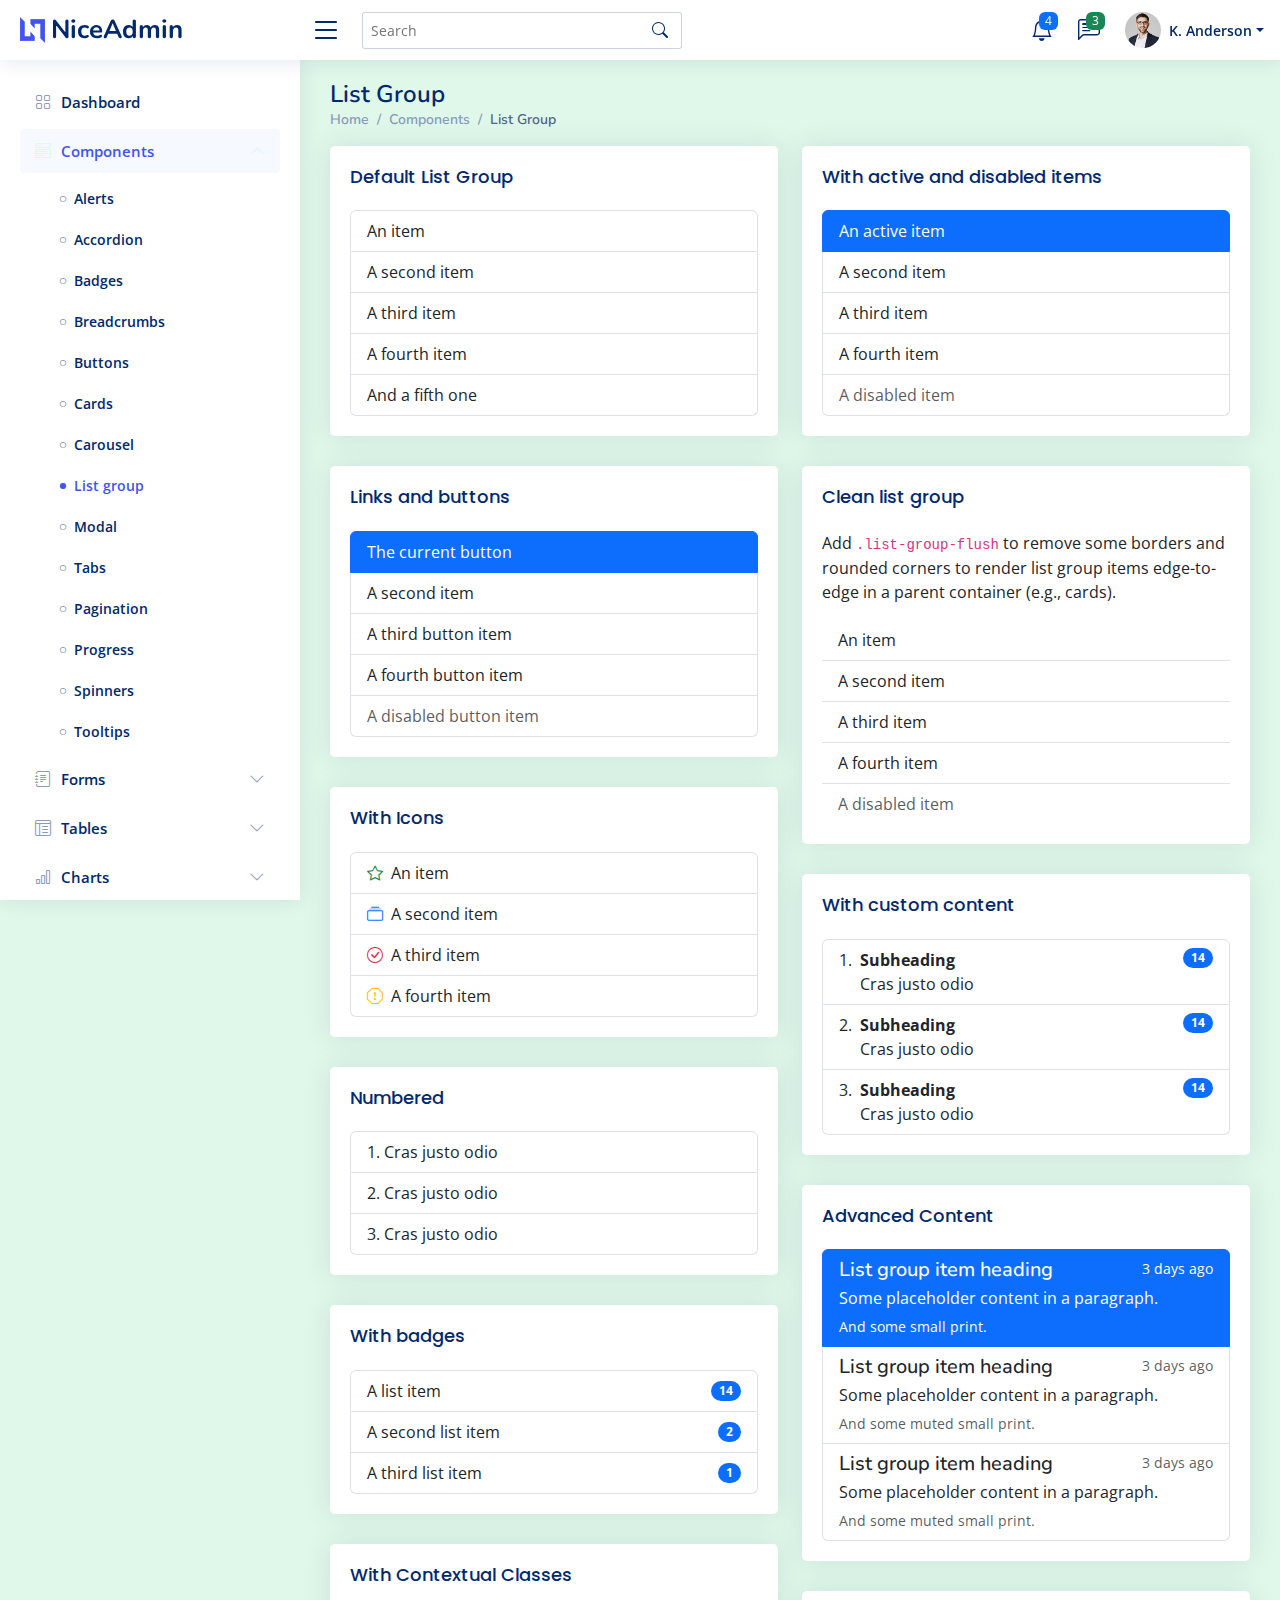
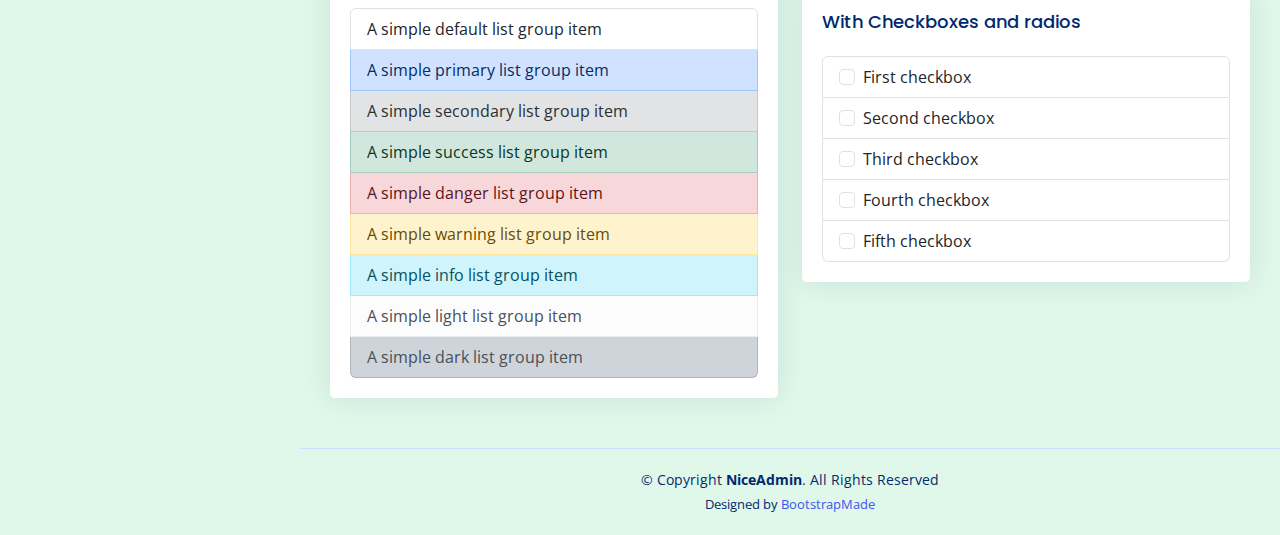
<file: admin/components-list-group.html>
<!DOCTYPE html>
<html lang="en">

<head>
  <meta charset="utf-8">
  <meta content="width=device-width, initial-scale=1.0" name="viewport">

  <title>Components / List Group - NiceAdmin Bootstrap Template</title>
  <meta content="" name="description">
  <meta content="" name="keywords">

  <!-- Favicons -->
  <link href="assets/img/favicon.png" rel="icon">
  <link href="assets/img/apple-touch-icon.png" rel="apple-touch-icon">

  <!-- Google Fonts -->
  <link href="https://fonts.gstatic.com" rel="preconnect">
  <link href="https://fonts.googleapis.com/css?family=Open+Sans:300,300i,400,400i,600,600i,700,700i|Nunito:300,300i,400,400i,600,600i,700,700i|Poppins:300,300i,400,400i,500,500i,600,600i,700,700i" rel="stylesheet">

  <!-- Vendor CSS Files -->
  <link href="assets/vendor/bootstrap/css/bootstrap.min.css" rel="stylesheet">
  <link href="assets/vendor/bootstrap-icons/bootstrap-icons.css" rel="stylesheet">
  <link href="assets/vendor/boxicons/css/boxicons.min.css" rel="stylesheet">
  <link href="assets/vendor/quill/quill.snow.css" rel="stylesheet">
  <link href="assets/vendor/quill/quill.bubble.css" rel="stylesheet">
  <link href="assets/vendor/remixicon/remixicon.css" rel="stylesheet">
  <link href="assets/vendor/simple-datatables/style.css" rel="stylesheet">

  <!-- Template Main CSS File -->
  <link href="assets/css/style.css" rel="stylesheet">

  <!-- =======================================================
  * Template Name: NiceAdmin
  * Updated: Jul 27 2023 with Bootstrap v5.3.1
  * Template URL: https://bootstrapmade.com/nice-admin-bootstrap-admin-html-template/
  * Author: BootstrapMade.com
  * License: https://bootstrapmade.com/license/
  ======================================================== -->
</head>

<body>

  <!-- ======= Header ======= -->
  <header id="header" class="header fixed-top d-flex align-items-center">

    <div class="d-flex align-items-center justify-content-between">
      <a href="index.html" class="logo d-flex align-items-center">
        <img src="assets/img/logo.png" alt="">
        <span class="d-none d-lg-block">NiceAdmin</span>
      </a>
      <i class="bi bi-list toggle-sidebar-btn"></i>
    </div><!-- End Logo -->

    <div class="search-bar">
      <form class="search-form d-flex align-items-center" method="POST" action="#">
        <input type="text" name="query" placeholder="Search" title="Enter search keyword">
        <button type="submit" title="Search"><i class="bi bi-search"></i></button>
      </form>
    </div><!-- End Search Bar -->

    <nav class="header-nav ms-auto">
      <ul class="d-flex align-items-center">

        <li class="nav-item d-block d-lg-none">
          <a class="nav-link nav-icon search-bar-toggle " href="#">
            <i class="bi bi-search"></i>
          </a>
        </li><!-- End Search Icon-->

        <li class="nav-item dropdown">

          <a class="nav-link nav-icon" href="#" data-bs-toggle="dropdown">
            <i class="bi bi-bell"></i>
            <span class="badge bg-primary badge-number">4</span>
          </a><!-- End Notification Icon -->

          <ul class="dropdown-menu dropdown-menu-end dropdown-menu-arrow notifications">
            <li class="dropdown-header">
              You have 4 new notifications
              <a href="#"><span class="badge rounded-pill bg-primary p-2 ms-2">View all</span></a>
            </li>
            <li>
              <hr class="dropdown-divider">
            </li>

            <li class="notification-item">
              <i class="bi bi-exclamation-circle text-warning"></i>
              <div>
                <h4>Lorem Ipsum</h4>
                <p>Quae dolorem earum veritatis oditseno</p>
                <p>30 min. ago</p>
              </div>
            </li>

            <li>
              <hr class="dropdown-divider">
            </li>

            <li class="notification-item">
              <i class="bi bi-x-circle text-danger"></i>
              <div>
                <h4>Atque rerum nesciunt</h4>
                <p>Quae dolorem earum veritatis oditseno</p>
                <p>1 hr. ago</p>
              </div>
            </li>

            <li>
              <hr class="dropdown-divider">
            </li>

            <li class="notification-item">
              <i class="bi bi-check-circle text-success"></i>
              <div>
                <h4>Sit rerum fuga</h4>
                <p>Quae dolorem earum veritatis oditseno</p>
                <p>2 hrs. ago</p>
              </div>
            </li>

            <li>
              <hr class="dropdown-divider">
            </li>

            <li class="notification-item">
              <i class="bi bi-info-circle text-primary"></i>
              <div>
                <h4>Dicta reprehenderit</h4>
                <p>Quae dolorem earum veritatis oditseno</p>
                <p>4 hrs. ago</p>
              </div>
            </li>

            <li>
              <hr class="dropdown-divider">
            </li>
            <li class="dropdown-footer">
              <a href="#">Show all notifications</a>
            </li>

          </ul><!-- End Notification Dropdown Items -->

        </li><!-- End Notification Nav -->

        <li class="nav-item dropdown">

          <a class="nav-link nav-icon" href="#" data-bs-toggle="dropdown">
            <i class="bi bi-chat-left-text"></i>
            <span class="badge bg-success badge-number">3</span>
          </a><!-- End Messages Icon -->

          <ul class="dropdown-menu dropdown-menu-end dropdown-menu-arrow messages">
            <li class="dropdown-header">
              You have 3 new messages
              <a href="#"><span class="badge rounded-pill bg-primary p-2 ms-2">View all</span></a>
            </li>
            <li>
              <hr class="dropdown-divider">
            </li>

            <li class="message-item">
              <a href="#">
                <img src="assets/img/messages-1.jpg" alt="" class="rounded-circle">
                <div>
                  <h4>Maria Hudson</h4>
                  <p>Velit asperiores et ducimus soluta repudiandae labore officia est ut...</p>
                  <p>4 hrs. ago</p>
                </div>
              </a>
            </li>
            <li>
              <hr class="dropdown-divider">
            </li>

            <li class="message-item">
              <a href="#">
                <img src="assets/img/messages-2.jpg" alt="" class="rounded-circle">
                <div>
                  <h4>Anna Nelson</h4>
                  <p>Velit asperiores et ducimus soluta repudiandae labore officia est ut...</p>
                  <p>6 hrs. ago</p>
                </div>
              </a>
            </li>
            <li>
              <hr class="dropdown-divider">
            </li>

            <li class="message-item">
              <a href="#">
                <img src="assets/img/messages-3.jpg" alt="" class="rounded-circle">
                <div>
                  <h4>David Muldon</h4>
                  <p>Velit asperiores et ducimus soluta repudiandae labore officia est ut...</p>
                  <p>8 hrs. ago</p>
                </div>
              </a>
            </li>
            <li>
              <hr class="dropdown-divider">
            </li>

            <li class="dropdown-footer">
              <a href="#">Show all messages</a>
            </li>

          </ul><!-- End Messages Dropdown Items -->

        </li><!-- End Messages Nav -->

        <li class="nav-item dropdown pe-3">

          <a class="nav-link nav-profile d-flex align-items-center pe-0" href="#" data-bs-toggle="dropdown">
            <img src="assets/img/profile-img.jpg" alt="Profile" class="rounded-circle">
            <span class="d-none d-md-block dropdown-toggle ps-2">K. Anderson</span>
          </a><!-- End Profile Iamge Icon -->

          <ul class="dropdown-menu dropdown-menu-end dropdown-menu-arrow profile">
            <li class="dropdown-header">
              <h6>Kevin Anderson</h6>
              <span>Web Designer</span>
            </li>
            <li>
              <hr class="dropdown-divider">
            </li>

            <li>
              <a class="dropdown-item d-flex align-items-center" href="users-profile.html">
                <i class="bi bi-person"></i>
                <span>My Profile</span>
              </a>
            </li>
            <li>
              <hr class="dropdown-divider">
            </li>

            <li>
              <a class="dropdown-item d-flex align-items-center" href="users-profile.html">
                <i class="bi bi-gear"></i>
                <span>Account Settings</span>
              </a>
            </li>
            <li>
              <hr class="dropdown-divider">
            </li>

            <li>
              <a class="dropdown-item d-flex align-items-center" href="pages-faq.html">
                <i class="bi bi-question-circle"></i>
                <span>Need Help?</span>
              </a>
            </li>
            <li>
              <hr class="dropdown-divider">
            </li>

            <li>
              <a class="dropdown-item d-flex align-items-center" href="#">
                <i class="bi bi-box-arrow-right"></i>
                <span>Sign Out</span>
              </a>
            </li>

          </ul><!-- End Profile Dropdown Items -->
        </li><!-- End Profile Nav -->

      </ul>
    </nav><!-- End Icons Navigation -->

  </header><!-- End Header -->

  <!-- ======= Sidebar ======= -->
  <aside id="sidebar" class="sidebar">

    <ul class="sidebar-nav" id="sidebar-nav">

      <li class="nav-item">
        <a class="nav-link collapsed" href="index.html">
          <i class="bi bi-grid"></i>
          <span>Dashboard</span>
        </a>
      </li><!-- End Dashboard Nav -->

      <li class="nav-item">
        <a class="nav-link " data-bs-target="#components-nav" data-bs-toggle="collapse" href="#">
          <i class="bi bi-menu-button-wide"></i><span>Components</span><i class="bi bi-chevron-down ms-auto"></i>
        </a>
        <ul id="components-nav" class="nav-content collapse show" data-bs-parent="#sidebar-nav">
          <li>
            <a href="components-alerts.html">
              <i class="bi bi-circle"></i><span>Alerts</span>
            </a>
          </li>
          <li>
            <a href="components-accordion.html">
              <i class="bi bi-circle"></i><span>Accordion</span>
            </a>
          </li>
          <li>
            <a href="components-badges.html">
              <i class="bi bi-circle"></i><span>Badges</span>
            </a>
          </li>
          <li>
            <a href="components-breadcrumbs.html">
              <i class="bi bi-circle"></i><span>Breadcrumbs</span>
            </a>
          </li>
          <li>
            <a href="components-buttons.html">
              <i class="bi bi-circle"></i><span>Buttons</span>
            </a>
          </li>
          <li>
            <a href="components-cards.html">
              <i class="bi bi-circle"></i><span>Cards</span>
            </a>
          </li>
          <li>
            <a href="components-carousel.html">
              <i class="bi bi-circle"></i><span>Carousel</span>
            </a>
          </li>
          <li>
            <a href="components-list-group.html" class="active">
              <i class="bi bi-circle"></i><span>List group</span>
            </a>
          </li>
          <li>
            <a href="components-modal.html">
              <i class="bi bi-circle"></i><span>Modal</span>
            </a>
          </li>
          <li>
            <a href="components-tabs.html">
              <i class="bi bi-circle"></i><span>Tabs</span>
            </a>
          </li>
          <li>
            <a href="components-pagination.html">
              <i class="bi bi-circle"></i><span>Pagination</span>
            </a>
          </li>
          <li>
            <a href="components-progress.html">
              <i class="bi bi-circle"></i><span>Progress</span>
            </a>
          </li>
          <li>
            <a href="components-spinners.html">
              <i class="bi bi-circle"></i><span>Spinners</span>
            </a>
          </li>
          <li>
            <a href="components-tooltips.html">
              <i class="bi bi-circle"></i><span>Tooltips</span>
            </a>
          </li>
        </ul>
      </li><!-- End Components Nav -->

      <li class="nav-item">
        <a class="nav-link collapsed" data-bs-target="#forms-nav" data-bs-toggle="collapse" href="#">
          <i class="bi bi-journal-text"></i><span>Forms</span><i class="bi bi-chevron-down ms-auto"></i>
        </a>
        <ul id="forms-nav" class="nav-content collapse " data-bs-parent="#sidebar-nav">
          <li>
            <a href="forms-elements.html">
              <i class="bi bi-circle"></i><span>Form Elements</span>
            </a>
          </li>
          <li>
            <a href="forms-layouts.html">
              <i class="bi bi-circle"></i><span>Form Layouts</span>
            </a>
          </li>
          <li>
            <a href="forms-editors.html">
              <i class="bi bi-circle"></i><span>Form Editors</span>
            </a>
          </li>
          <li>
            <a href="forms-validation.html">
              <i class="bi bi-circle"></i><span>Form Validation</span>
            </a>
          </li>
        </ul>
      </li><!-- End Forms Nav -->

      <li class="nav-item">
        <a class="nav-link collapsed" data-bs-target="#tables-nav" data-bs-toggle="collapse" href="#">
          <i class="bi bi-layout-text-window-reverse"></i><span>Tables</span><i class="bi bi-chevron-down ms-auto"></i>
        </a>
        <ul id="tables-nav" class="nav-content collapse " data-bs-parent="#sidebar-nav">
          <li>
            <a href="tables-general.html">
              <i class="bi bi-circle"></i><span>General Tables</span>
            </a>
          </li>
          <li>
            <a href="tables-data.html">
              <i class="bi bi-circle"></i><span>Data Tables</span>
            </a>
          </li>
        </ul>
      </li><!-- End Tables Nav -->

      <li class="nav-item">
        <a class="nav-link collapsed" data-bs-target="#charts-nav" data-bs-toggle="collapse" href="#">
          <i class="bi bi-bar-chart"></i><span>Charts</span><i class="bi bi-chevron-down ms-auto"></i>
        </a>
        <ul id="charts-nav" class="nav-content collapse " data-bs-parent="#sidebar-nav">
          <li>
            <a href="charts-chartjs.html">
              <i class="bi bi-circle"></i><span>Chart.js</span>
            </a>
          </li>
          <li>
            <a href="charts-apexcharts.html">
              <i class="bi bi-circle"></i><span>ApexCharts</span>
            </a>
          </li>
          <li>
            <a href="charts-echarts.html">
              <i class="bi bi-circle"></i><span>ECharts</span>
            </a>
          </li>
        </ul>
      </li><!-- End Charts Nav -->

      <li class="nav-item">
        <a class="nav-link collapsed" data-bs-target="#icons-nav" data-bs-toggle="collapse" href="#">
          <i class="bi bi-gem"></i><span>Icons</span><i class="bi bi-chevron-down ms-auto"></i>
        </a>
        <ul id="icons-nav" class="nav-content collapse " data-bs-parent="#sidebar-nav">
          <li>
            <a href="icons-bootstrap.html">
              <i class="bi bi-circle"></i><span>Bootstrap Icons</span>
            </a>
          </li>
          <li>
            <a href="icons-remix.html">
              <i class="bi bi-circle"></i><span>Remix Icons</span>
            </a>
          </li>
          <li>
            <a href="icons-boxicons.html">
              <i class="bi bi-circle"></i><span>Boxicons</span>
            </a>
          </li>
        </ul>
      </li><!-- End Icons Nav -->

      <li class="nav-heading">Pages</li>

      <li class="nav-item">
        <a class="nav-link collapsed" href="users-profile.html">
          <i class="bi bi-person"></i>
          <span>Profile</span>
        </a>
      </li><!-- End Profile Page Nav -->

      <li class="nav-item">
        <a class="nav-link collapsed" href="pages-faq.html">
          <i class="bi bi-question-circle"></i>
          <span>F.A.Q</span>
        </a>
      </li><!-- End F.A.Q Page Nav -->

      <li class="nav-item">
        <a class="nav-link collapsed" href="pages-contact.html">
          <i class="bi bi-envelope"></i>
          <span>Contact</span>
        </a>
      </li><!-- End Contact Page Nav -->

      <li class="nav-item">
        <a class="nav-link collapsed" href="pages-register.html">
          <i class="bi bi-card-list"></i>
          <span>Register</span>
        </a>
      </li><!-- End Register Page Nav -->

      <li class="nav-item">
        <a class="nav-link collapsed" href="pages-login.html">
          <i class="bi bi-box-arrow-in-right"></i>
          <span>Login</span>
        </a>
      </li><!-- End Login Page Nav -->

      <li class="nav-item">
        <a class="nav-link collapsed" href="pages-error-404.html">
          <i class="bi bi-dash-circle"></i>
          <span>Error 404</span>
        </a>
      </li><!-- End Error 404 Page Nav -->

      <li class="nav-item">
        <a class="nav-link collapsed" href="pages-blank.html">
          <i class="bi bi-file-earmark"></i>
          <span>Blank</span>
        </a>
      </li><!-- End Blank Page Nav -->

    </ul>

  </aside><!-- End Sidebar-->

  <main id="main" class="main">

    <div class="pagetitle">
      <h1>List Group</h1>
      <nav>
        <ol class="breadcrumb">
          <li class="breadcrumb-item"><a href="index.html">Home</a></li>
          <li class="breadcrumb-item">Components</li>
          <li class="breadcrumb-item active">List Group</li>
        </ol>
      </nav>
    </div><!-- End Page Title -->

    <section class="section">
      <div class="row">
        <div class="col-lg-6">

          <div class="card">
            <div class="card-body">
              <h5 class="card-title">Default List Group</h5>

              <!-- Default List group -->
              <ul class="list-group">
                <li class="list-group-item">An item</li>
                <li class="list-group-item">A second item</li>
                <li class="list-group-item">A third item</li>
                <li class="list-group-item">A fourth item</li>
                <li class="list-group-item">And a fifth one</li>
              </ul><!-- End Default List group -->

            </div>
          </div>

          <div class="card">
            <div class="card-body">
              <h5 class="card-title">Links and buttons</h5>

              <!-- List group with Links and buttons -->
              <div class="list-group">
                <button type="button" class="list-group-item list-group-item-action active" aria-current="true">
                  The current button
                </button>
                <button type="button" class="list-group-item list-group-item-action">A second item</button>
                <button type="button" class="list-group-item list-group-item-action">A third button item</button>
                <button type="button" class="list-group-item list-group-item-action">A fourth button item</button>
                <button type="button" class="list-group-item list-group-item-action" disabled>A disabled button item</button>
              </div><!-- End List group with Links and buttons -->

            </div>
          </div>

          <div class="card">
            <div class="card-body">
              <h5 class="card-title">With Icons</h5>

              <!-- List group With Icons -->
              <ul class="list-group">
                <li class="list-group-item"><i class="bi bi-star me-1 text-success"></i> An item</li>
                <li class="list-group-item"><i class="bi bi-collection me-1 text-primary"></i> A second item</li>
                <li class="list-group-item"><i class="bi bi-check-circle me-1 text-danger"></i> A third item</li>
                <li class="list-group-item"><i class="bi bi-exclamation-octagon me-1 text-warning"></i> A fourth item</li>
              </ul><!-- End List group With Icons -->

            </div>
          </div>

          <div class="card">
            <div class="card-body">
              <h5 class="card-title">Numbered</h5>

              <!-- List group Numbered -->
              <ol class="list-group list-group-numbered">
                <li class="list-group-item">Cras justo odio</li>
                <li class="list-group-item">Cras justo odio</li>
                <li class="list-group-item">Cras justo odio</li>
              </ol><!-- End List group Numbered -->

            </div>
          </div>

          <div class="card">
            <div class="card-body">
              <h5 class="card-title">With badges</h5>

              <!-- List group With badges -->
              <ul class="list-group">
                <li class="list-group-item d-flex justify-content-between align-items-center">
                  A list item
                  <span class="badge bg-primary rounded-pill">14</span>
                </li>
                <li class="list-group-item d-flex justify-content-between align-items-center">
                  A second list item
                  <span class="badge bg-primary rounded-pill">2</span>
                </li>
                <li class="list-group-item d-flex justify-content-between align-items-center">
                  A third list item
                  <span class="badge bg-primary rounded-pill">1</span>
                </li>
              </ul><!-- End List With badges -->

            </div>
          </div>

          <div class="card">
            <div class="card-body">
              <h5 class="card-title">With Contextual Classes</h5>

              <!-- List group With Contextual classes -->
              <ul class="list-group">
                <li class="list-group-item">A simple default list group item</li>

                <li class="list-group-item list-group-item-primary">A simple primary list group item</li>
                <li class="list-group-item list-group-item-secondary">A simple secondary list group item</li>
                <li class="list-group-item list-group-item-success">A simple success list group item</li>
                <li class="list-group-item list-group-item-danger">A simple danger list group item</li>
                <li class="list-group-item list-group-item-warning">A simple warning list group item</li>
                <li class="list-group-item list-group-item-info">A simple info list group item</li>
                <li class="list-group-item list-group-item-light">A simple light list group item</li>
                <li class="list-group-item list-group-item-dark">A simple dark list group item</li>
              </ul><!-- End List Group With Contextual classes -->

            </div>
          </div>

        </div>

        <div class="col-lg-6">

          <div class="card">
            <div class="card-body">
              <h5 class="card-title">With active and disabled items</h5>

              <!-- List group with active and disabled items -->
              <ul class="list-group">
                <li class="list-group-item active" aria-current="true">An active item</li>
                <li class="list-group-item">A second item</li>
                <li class="list-group-item">A third item</li>
                <li class="list-group-item">A fourth item</li>
                <li class="list-group-item disabled" aria-disabled="true">A disabled item</li>
              </ul><!-- End ist group with active and disabled items -->

            </div>
          </div>

          <div class="card">
            <div class="card-body">
              <h5 class="card-title">Clean list group</h5>
              <p>Add <code>.list-group-flush</code> to remove some borders and rounded corners to render list group items edge-to-edge in a parent container (e.g., cards).</p>

              <!-- List group with active and disabled items -->
              <ul class="list-group list-group-flush">
                <li class="list-group-item">An item</li>
                <li class="list-group-item">A second item</li>
                <li class="list-group-item">A third item</li>
                <li class="list-group-item">A fourth item</li>
                <li class="list-group-item disabled" aria-disabled="true">A disabled item</li>
              </ul><!-- End Clean list group -->

            </div>
          </div>

          <div class="card">
            <div class="card-body">
              <h5 class="card-title">With custom content</h5>

              <!-- List group with custom content -->
              <ol class="list-group list-group-numbered">
                <li class="list-group-item d-flex justify-content-between align-items-start">
                  <div class="ms-2 me-auto">
                    <div class="fw-bold">Subheading</div>
                    Cras justo odio
                  </div>
                  <span class="badge bg-primary rounded-pill">14</span>
                </li>
                <li class="list-group-item d-flex justify-content-between align-items-start">
                  <div class="ms-2 me-auto">
                    <div class="fw-bold">Subheading</div>
                    Cras justo odio
                  </div>
                  <span class="badge bg-primary rounded-pill">14</span>
                </li>
                <li class="list-group-item d-flex justify-content-between align-items-start">
                  <div class="ms-2 me-auto">
                    <div class="fw-bold">Subheading</div>
                    Cras justo odio
                  </div>
                  <span class="badge bg-primary rounded-pill">14</span>
                </li>
              </ol><!-- End with custom content -->

            </div>
          </div>

          <div class="card">
            <div class="card-body">
              <h5 class="card-title">Advanced Content</h5>

              <!-- List group with Advanced Contents -->
              <div class="list-group">
                <a href="#" class="list-group-item list-group-item-action active" aria-current="true">
                  <div class="d-flex w-100 justify-content-between">
                    <h5 class="mb-1">List group item heading</h5>
                    <small>3 days ago</small>
                  </div>
                  <p class="mb-1">Some placeholder content in a paragraph.</p>
                  <small>And some small print.</small>
                </a>
                <a href="#" class="list-group-item list-group-item-action">
                  <div class="d-flex w-100 justify-content-between">
                    <h5 class="mb-1">List group item heading</h5>
                    <small class="text-muted">3 days ago</small>
                  </div>
                  <p class="mb-1">Some placeholder content in a paragraph.</p>
                  <small class="text-muted">And some muted small print.</small>
                </a>
                <a href="#" class="list-group-item list-group-item-action">
                  <div class="d-flex w-100 justify-content-between">
                    <h5 class="mb-1">List group item heading</h5>
                    <small class="text-muted">3 days ago</small>
                  </div>
                  <p class="mb-1">Some placeholder content in a paragraph.</p>
                  <small class="text-muted">And some muted small print.</small>
                </a>
              </div><!-- End List group Advanced Content -->

            </div>
          </div>

          <div class="card">
            <div class="card-body">
              <h5 class="card-title">With Checkboxes and radios</h5>

              <!-- List group With Checkboxes and radios -->
              <ul class="list-group">
                <li class="list-group-item">
                  <input class="form-check-input me-1" type="checkbox" value="" aria-label="...">
                  First checkbox
                </li>
                <li class="list-group-item">
                  <input class="form-check-input me-1" type="checkbox" value="" aria-label="...">
                  Second checkbox
                </li>
                <li class="list-group-item">
                  <input class="form-check-input me-1" type="checkbox" value="" aria-label="...">
                  Third checkbox
                </li>
                <li class="list-group-item">
                  <input class="form-check-input me-1" type="checkbox" value="" aria-label="...">
                  Fourth checkbox
                </li>
                <li class="list-group-item">
                  <input class="form-check-input me-1" type="checkbox" value="" aria-label="...">
                  Fifth checkbox
                </li>
              </ul><!-- End List Checkboxes and radios -->

            </div>
          </div>

        </div>

      </div>
    </section>

  </main><!-- End #main -->

  <!-- ======= Footer ======= -->
  <footer id="footer" class="footer">
    <div class="copyright">
      &copy; Copyright <strong><span>NiceAdmin</span></strong>. All Rights Reserved
    </div>
    <div class="credits">
      <!-- All the links in the footer should remain intact. -->
      <!-- You can delete the links only if you purchased the pro version. -->
      <!-- Licensing information: https://bootstrapmade.com/license/ -->
      <!-- Purchase the pro version with working PHP/AJAX contact form: https://bootstrapmade.com/nice-admin-bootstrap-admin-html-template/ -->
      Designed by <a href="https://bootstrapmade.com/">BootstrapMade</a>
    </div>
  </footer><!-- End Footer -->

  <a href="#" class="back-to-top d-flex align-items-center justify-content-center"><i class="bi bi-arrow-up-short"></i></a>

  <!-- Vendor JS Files -->
  <script src="assets/vendor/apexcharts/apexcharts.min.js"></script>
  <script src="assets/vendor/bootstrap/js/bootstrap.bundle.min.js"></script>
  <script src="assets/vendor/chart.js/chart.umd.js"></script>
  <script src="assets/vendor/echarts/echarts.min.js"></script>
  <script src="assets/vendor/quill/quill.min.js"></script>
  <script src="assets/vendor/simple-datatables/simple-datatables.js"></script>
  <script src="assets/vendor/tinymce/tinymce.min.js"></script>
  <script src="assets/vendor/php-email-form/validate.js"></script>

  <!-- Template Main JS File -->
  <script src="assets/js/main.js"></script>

</body>

</html>
</file>
<file: assets/css/style.css>
/*------------------------------------------------------------------------------------------------------------------------
 
 @package: Sadaka
 @author: Ouarmedia/Farouk BLALOU
 @version: 1.0
 
 --------------------------------------------------------------------------------------------------------------------- */

/* =============================================================================
  Base
========================================================================== */
body {
  font-family: "Open sans", sans-serif;
  color: #92c647;
}

h1,
h2,
h3,
h4 {
  font-family: "Dosis", sans-serif;
}

a {
  color: inherit;
}
a:hover, a:focus, a:active {
  color: inherit;
}

/* =============================================================================
  Layout
========================================================================== */
/* Header 
================================= */
.navbar-static-top {
  margin: 0;
  border: 0;
  color: #fff;
}

.navbar-top {
  background: white;
  font-size: 12px;
  padding: 3px 0;
}
.navbar-top .list-inline {
  margin-bottom: 0;
}
.navbar-top .header-contact li {
  margin-right: 15px;
}
.navbar-top .header-contact li .fa {
  margin-right: 5px;
}

.navbar-main {
  margin-bottom: 0;
  color: #fff;
  background: black;
}
.navbar-main .navbar-brand {
  border-bottom: none !important;
}
.navbar-main a:hover,
.navbar-main a:active,
.navbar-main a:focus,
.navbar-main a.is-active {
  background: none !important;
  color: inherit;
  border-bottom: 2px solid #fff;
}
.navbar-main .submenu {
  position: absolute;
  list-style: none;
  background: #92c647;
  padding: 0;
  width: 150px;
  left: -35px;
  visibility: hidden;
  top: 85px;
  -moz-transition: all, 0.05s;
  -o-transition: all, 0.05s;
  -webkit-transition: all, 0.05s;
  transition: all, 0.05s;
}
.navbar-main .submenu li {
  border-top: 1px solid #92c647;
}
.navbar-main .submenu li:hover {
  background: black;
  -moz-transition: all, 0.3s;
  -o-transition: all, 0.3s;
  -webkit-transition: all, 0.3s;
  transition: all, 0.3s;
}
.navbar-main .submenu li a {
  width: 100%;
  border-bottom: none;
  text-decoration: none;
  padding: 5px 25px;
  display: block;
  font-size: 16px;
}
.navbar-main li a {
  font-family: "Dosis", sans-serif;
  font-size: 18px;
  padding: 20px 15px;
  border-bottom: 2px solid transparent;
}
.navbar-main li:hover .submenu {
  top: 62px;
  visibility: visible;
  -moz-transition: all, 0.25s;
  -o-transition: all, 0.25s;
  -webkit-transition: all, 0.25s;
  transition: all, 0.25s;
}
.navbar-main .icon-bar {
  background: #fff;
}

/* Home Slider 
================================= */
.carousel-home img {
  width: 100%;
}
.carousel-home .carousel-control {
  background: #92c647;
  height: 80px;
  width: 40px;
  top: 50%;
  margin-top: -40px;
  -moz-transition: width, 0.3s;
  -o-transition: width, 0.3s;
  -webkit-transition: width, 0.3s;
  transition: width, 0.3s;
}
.carousel-home .carousel-control .fa {
  font-size: 2.5em;
  padding-top: 12px;
}
.carousel-home .carousel-control:hover {
  width: 50px;
}
.carousel-home .carousel-caption {
  top: 50%;
  bottom: auto;
  transform: translateY(-50%);
}

.carousel-subtitle{
  color: #92c647;
  font-family: "Dosis", sans-serif;
  text-transform: uppercase
}
.carousel-home .carousel-title {
  color: #fff;
  font-family: "Dosis", sans-serif;
  font-size: 50px;
  font-weight: bold;
  text-transform: uppercase;
}
.carousel-home .carousel-subtitle {
  font-size: 25px;
  text-transform: uppercase;
}
.carousel-home .btn {
  margin-top: 30px;
}

.section-home {
  margin: 30px 0;
}

/* home/ about-us 
================================= */
.about-us {
  margin: 30px 0;
}

.about-us-col {
  height: 360px;
  padding: 25px;
  text-align: center;
  background-color: #92c647;
  background-image: url('[data-uri]');
  background-size: 100%;
  background-image: -moz-linear-gradient(290deg, #92c647 -25%, #92c647 50%, #92c647 125%);
  background-image: -webkit-linear-gradient(290deg, #92c647 -25%, #92c647 50%, #92c647 125%);
  background-image: linear-gradient(160deg, #92c647 -25%, #92c647 50%, #92c647 125%);
  color: #fff;
}
.about-us-col .col-icon-wrapper {
  min-height: 80px;
}
.about-us-col .col-title {
  text-transform: uppercase;
}
.about-us-col .col-details {
  text-align: justify;
  margin-bottom: 25px;
  min-height: 80px;
}

/* home/reasons 
================================= */
.home-reasons {
  margin: 25px 0;
}

.reasons-col {
  position: relative;
  overflow: hidden;
}
.reasons-col img {
  width: 100%;
  -moz-transition: all, 0.5s;
  -o-transition: all, 0.5s;
  -webkit-transition: all, 0.5s;
  transition: all, 0.5s;
}
.reasons-col .reasons-titles {
  position: absolute;
  bottom: 0;
  text-align: center;
  background: #92c647;
  width: 100%;
  color: #fff;
  text-transform: uppercase;
  height: 125px;
  padding: 25px 0;
}
.reasons-col .reasons-title {
  font-weight: bold;
}
.reasons-col .on-hover {
  position: absolute;
  top: 0;
  bottom: 125px;
  width: 100%;
  padding: 25px;
  color: #fff;
  text-align: justify;
  background: #92c647;
  border-bottom: 1px solid #fff;
  visibility: hidden;
  opacity: 2;
  -moz-transition: all, 0.5s;
  -o-transition: all, 0.5s;
  -webkit-transition: all, 0.5s;
  transition: all, 0.5s;
}
.reasons-col:hover .on-hover {
  visibility: visible;
  opacity: 1;
  padding: 50px;
  -moz-transition: all, 1s;
  -o-transition: all, 1s;
  -webkit-transition: all, 1s;
  transition: all, 1s;
}
.reasons-col:hover img {
  -moz-transform: perspective(1.1) scale3d(1.1, 1.1, 1.1);
  -webkit-transform: perspective(1.1) scale3d(1.1, 1.1, 1.1);
  transform: perspective(1.1) scale3d(1.1, 1.1, 1.1);
}

/* home/causes
================================= */
.cause {
  padding-bottom: 15px;
  margin-bottom: 30px;
  border: 1px solid #92c647;
  -moz-transition: all, 0.3s;
  -o-transition: all, 0.3s;
  -webkit-transition: all, 0.3s;
  transition: all, 0.3s;
}
.cause .cause-progress {
  margin: 0 10px 15px;
  border: 1px solid #92c647;
  border-radius: 3px;
}
.cause .cause-progress .progress-bar {
  background: #92c647;
  box-shadow: none;
}
.cause .cause-img {
  margin-bottom: 15px;
  width: 100%;
}
.cause .cause-title {
  text-align: center;
  margin-bottom: 10px;
  font-weight: bold;
}
.cause .cause-details {
  text-align: justify;
  padding: 0 15px;
  font-size: 13px;
  margin-bottom: 15px;
  min-height: 115px;
}
.cause:hover {
  background: #f0f0f0;
  color: #92c647;
  border-color: #92c647;
}

/* Team 
================================= */
.team-member {
  background: #1f76bd;
  color: #fff;
  text-align: center;
  padding-bottom: 15px;
  border: 1px solid #1f76bd;
}
.team-member .thumnail img {
  width: 100%;
}
.team-member .member-name {
  font-weight: bold;
}
.team-member .member-position {
  padding: 0 15px 5px;
}

/* footer 
================================= */
.footer-top {
  background: #92c647;
  height: 40px;
}

.main-footer {
  background: #92c647;
  color: #fff;
}
.main-footer .footer-main {
  padding: 30px 0;
}
.main-footer .footer-title {
  text-transform: uppercase;
  margin-bottom: 10px;
}
.main-footer .footer-title .title-under {
  background: #fff;
  margin: 15px 0;
  text-align: left;
}
.main-footer .footer-title .title-under:after {
  margin: 0;
  background: #fff;
}
.main-footer .footer-content {
  text-align: justify;
  font-size: 13px;
}
.main-footer .tweet {
  font-size: 13px;
}
.main-footer .tweet:after {
  content: "";
  height: 1px;
  display: block;
  background: #92c647;
  width: 150px;
  margin: 15px auto;
}
.main-footer .tweet:last-child:after {
  display: none;
}

.footer-bottom {
  background: #92c647;
  padding: 3px;
}

.footer-form .form-group {
  margin-bottom: 5px;
}
.footer-form .form-control {
  background: #92c647;
  color: #fff;
  border: 0;
  border-radius: 0;
  margin-bottom: 5px;
  border: 1px solid #fff;
  resize: none;
}
.footer-form .btn-submit {
  border-radius: 0;
  background: #92c647;
  text-transform: uppercase;
  border: 1px solid #fff;
  -moz-transition: all, 0.5s;
  -o-transition: all, 0.5s;
  -webkit-transition: all, 0.5s;
  transition: all, 0.5s;
}
.footer-form .btn-submit:hover {
  background: #fff;
}
.footer-form input:-moz-placeholder,
.footer-form textarea:-moz-placeholder {
  color: #fff;
}
.footer-form input::-moz-placeholder,
.footer-form textarea::-moz-placeholder {
  color: #fff;
}
.footer-form input:-ms-input-placeholder,
.footer-form textarea:-ms-input-placeholder {
  color: #fff;
}
.footer-form input::-webkit-input-placeholder,
.footer-form textarea::-webkit-input-placeholder {
  color: #fff;
}

/* Pages 
================================= */
.page-heading {
  background: url('../images/heading-bg.jpg?1428795369') no-repeat center;
  background-size: cover;
  min-height: 190px;
  color: #fff;
  padding: 25px 15px;
  margin-bottom: 50px;
}



.page-heading-consult {
  background: url('../images/stet.jpg?1428795369') no-repeat center;
  background-size: cover;
  position: relative;
  min-height: 300px;
  color: #fff;
  padding: 25px 15px;
  margin-bottom: 50px;
}


.ghost {

   width: 100%;
   height: 100%;
   background-color: black;
   opacity: .6;
   position: absolute;
   left: 0;
   top: 0;
}
.page-heading .title-under {
  background: #fff;
}

.page-description {
  font-size: 18px;
  color: #92c647;
} 


.main-container {
  margin-bottom: 50px;
}

/* Pages/Gallery 
================================= */
.gallery-item {
  padding: 0;
  display: block;
  margin-bottom: 80px;
  margin: 0;
}
.gallery-item img {
  width: 100%;
}

.contact-items {
  margin-top: 30px;
}
.contact-items .contact-item {
  margin-bottom: 10px;
  vertical-align: middle;
  font-size: 16px;
}
.contact-items .contact-icon {
  display: inline-block;
  width: 35px;
  height: 35px;
  background: #92c647;
  vertical-align: middle;
  margin-right: 5px;
  color: #fff;
  text-align: center;
}
.contact-items .contact-icon .fa {
  vertical-align: sub;
  font-size: 20px;
  margin-top: 7px;
}

/* contact 
================================= */
.contact-map {
  height: 350px;
  background: #ccc;
}

form .alert {
  display: none;
}

/* Causes 
================================= */
.cause-carousel {
  margin-top: 15px;
  margin-bottom: 30px;
}

/* =============================================================================
	Module
========================================================================== */
.btn-primary {
  background: #92c647;
  border: none;
  border-radius: 0;
  padding: 10px 25px;
  border: 1px solid transparent;
  -moz-transition: all, 0.3s;
  -o-transition: all, 0.3s;
  -webkit-transition: all, 0.3s;
  transition: all, 0.3s;
}
.btn-primary:hover {
  background: #fff;
  color: #92c647;
  border: 1px solid #92c647;
}

.btn-secondary {
  background: #fff;
  color: black;
  border-radius: 0;
}
.btn-secondary:hover {
  background: #92c647;
  color: #fff;
}

.title-style-1 {
  text-align: center;
  text-transform: uppercase;
  font-size: 26px;
  margin-bottom: 50px;
}

.title-style-2 {
  text-align: left;
  text-transform: uppercase;
  font-size: 26px;
  margin-bottom: 25px;
}
.title-style-2 .title-under {
  display: block;
  margin: 5px 0;
}
.title-style-2 .title-under:after {
  margin: 0;
  margin-top: 10px;
}

.title-under {
  display: block;
  margin: 5px auto;
  background: #92c647;
  height: 1px;
  width: 280px;
}
.title-under:after {
  content: '';
  display: block;
  width: 100px;
  background: inherit;
  height: 2px;
  margin: 0 auto;
  margin-top: 10px;
}

/* Modal
================================= */
.form-control {
  border-radius: 0;
  box-shadow: none;
}

/* Tabeles
================================= */
.table-style-1 thead {
  background: #1f76bd;
  border-bottom: 1px solid #144d7b;
  color: #fff;
}
.table-style-1 td,
.table-style-1 th {
  border-bottom: 1px solid #1f76bd;
}

.table-style-2 thead {
  background: #115c9b;
  border-bottom: 1px solid #144d7b;
  color: #fff;
}
.table-style-2 tbody tr:nth-child(even) {
  background: #1f76bd;
  color: #fff;
}
.table-style-2 td,
.table-style-2 th {
  border-bottom: 1px solid #1f76bd;
}

/* Tabs
================================= */
.nav-tabs {
  border-bottom-color: #1f76bd;
  margin-bottom: 15px;
}

.nav-tabs > li.active > a,
.nav-tabs > li.active > a:hover,
.nav-tabs > li.active > a:focus {
  background: #1f76bd;
  color: #fff;
}

.nav-tabs > li > a {
  border-radius: 0;
}

.nav-tabs > li > a:hover {
  border-color: #1f76bd #1f76bd #1f76bd #115c9b;
}

.nav > li > a:hover, .nav > li > a:focus {
  background: #115c9b;
  color: #fff;
}

/* Accordion
================================= */
.panel-default {
  border-color: #1f76bd;
  border-radius: 0;
}
.panel-default > .panel-heading {
  background: #1f76bd;
  color: #fff;
}
.panel-default > .panel-heading:hover {
  background: #115c9b;
}

/* Modal
================================= */
.modal .modal-content {
  border-radius: 0;
}
.modal .modal-header {
  background-color: green;
  color: #fff;
}
.modal .modal-header .close {
  font-style: 26px;
  
}

.lightbox {
  position: relative;
  display: block;
  overflow: hidden;
  
}
.lightbox img {
  -moz-transition: all, 0.5s;
  -o-transition: all, 0.5s;
  -webkit-transition: all, 0.5s;
  transition: all, 0.5s;
}
.lightbox .on-hover {
  position: absolute;
  visibility: hidden;
  width: 100%;
  height: 100%;
  top: 0;
  left: 0;
  z-index: 99;
  color: #fff;
  background: #92c647;
  filter: progid:DXImageTransform.Microsoft.Alpha(Opacity=0);
  opacity: 2;
  -moz-transition: all, 0.6s;
  -o-transition: all, 0.6s;
  -webkit-transition: all, 0.6s;
  transition: all, 0.6s;
}
.lightbox .on-hover .hover-caption {
  text-align: center;
  position: absolute;
  bottom: 25px;
  left: 5px;
  right: 5px;
  font-style: 18px;
  display: block;
  font-family: "Dosis", sans-serif;
  bottom: -50px;
  -moz-transition: all, 0.6s;
  -o-transition: all, 0.6s;
  -webkit-transition: all, 0.6s;
  transition: all, 0.6s;
}
.lightbox .on-hover:before {
  content: "";
  display: block;
  width: 46px;
  height: 48px;
  position: absolute;
  background: url('../images/icons/zoom-icon.png?1428101315');
  top: 50%;
  left: 50%;
  margin-top: -23px;
  margin-left: -24px;
}
.lightbox:hover .on-hover {
  visibility: visible;
  filter: progid:DXImageTransform.Microsoft.Alpha(enabled=false);
  opacity: 5;
}
.lightbox:hover .on-hover .hover-caption {
  bottom: 25px;
}
.lightbox:hover img {
  -moz-transform: perspective(1.15) scale3d(1.15, 1.15, 1.15);
  -webkit-transform: perspective(1.15) scale3d(1.15, 1.15, 1.15);
  transform: perspective(1.15) scale3d(1.15, 1.15, 1.15);
}

/* Ow carousel
================================= */
.owl-next,
.owl-prev {
  width: 32px;
  height: 32px;
  padding-top: 5px;
  border: 2px solid;
  text-align: center;
  border-radius: 50%;
  left: 0;
  position: absolute;
  top: 50%;
  margin-top: -16px;
  filter: progid:DXImageTransform.Microsoft.Alpha(Opacity=75);
  opacity: 0.75;
  -moz-transition: all, 0.5s;
  -o-transition: all, 0.5s;
  -webkit-transition: all, 0.5s;
  transition: all, 0.5s;
}
.owl-next:hover,
.owl-prev:hover {
  filter: progid:DXImageTransform.Microsoft.Alpha(enabled=false);
  opacity: 1;
}

.owl-next {
  left: auto;
  right: 0;
}
.header-contact li{
  color: black;
}
.header-social li{
  color: black;
}

.event-container {

  display: grid; 
  grid-template-columns: repeat(3, 1fr); 
  gap: 20px;
  
}



/* =============================================================================
	Responsive
========================================================================== */
/* Large devices (large desktops, 1200px and Down) */
@media (max-width: 1200px) {
  .about-us-col {
    padding: 15px;
  }

  .reasons-col:hover .on-hover {
    padding: 15px;
  }

  .reasons-col:hover .on-hover {
    padding: 25px;
  }
}
/* Medium devices (desktops, 992px and Donw) */
@media (max-width: 992px) {
  .carousel-home .carousel-title {
    font-size: 36px;
  }
  .carousel-home .carousel-subtitle {
    font-size: 18px;
  }
  .carousel-home .btn {
    margin-top: 15px;
  }

  .about-us-col {
    margin-bottom: 35px;
  }

  .team-member {
    margin-bottom: 25px;
  }

  .reasons-col {
    margin-bottom: 25px;
  }

  .footer-col {
    margin-bottom: 50px;
  }
  .event-container {
    grid-template-columns: repeat(2, 1fr);
  }
}
/* Small devices (tablets, 768px and Down) */
@media (max-width: 768px) {
  .header-contact {
    text-align: center;
  }
  .header-contact li {
    margin: 0 !important;
  }

  .header-social {
    text-align: center;
  }

  .navbar-main #navbar {
    float: none !important;
  }
  .navbar-main #navbar a {
    border-bottom: none;
  }
  .navbar-main .navbar-brand {
    padding: 6px 15px;
  }
  .navbar-main .submenu {
    position: initial;
    display: none;
    width: 100%;
  }
  .navbar-main li:hover .submenu,
  .navbar-main li:active .submenu,
  .navbar-main li:focus .submenu {
    display: block;
  }
  .navbar-main li:hover .submenu li,
  .navbar-main li:active .submenu li,
  .navbar-main li:focus .submenu li {
    background: #92c647;
    border-top-color: #92c647;
  }

  .carousel-home .carousel-title {
    font-size: 32px;
  }
  .carousel-home .carousel-subtitle {
    font-size: 16px;
  }
  .carousel-home .carousel-control {
    background: #92c647;
    height: 40px;
    width: 20px;
    top: 50%;
    margin-top: -20px;
  }
  .carousel-home .carousel-control .fa {
    font-size: 1.5em;
    padding-top: 4px;
  }

  .col-form {
    margin-bottom: 25px;
  }
  .event-container {
    grid-template-columns: repeat(1, 1fr);
  }
}




/* Extra Small devices (tablets, 480px and Down) */
@media (max-width: 480px) {
  .carousel-home .carousel-title {
    font-size: 16px;
    margin: 0;
  }
  .carousel-home .carousel-subtitle {
    font-size: 14px;
    margin: 0;
  }
  .carousel-home .carousel-indicators {
    bottom: 0;
  }

  .event-container {
    grid-template-columns: repeat(1, 1fr);
  }
}
/* =============================================================================
	Animations
========================================================================== */
.animate-onscroll {
  visibility: hidden;
}

.animated {
  visibility: visible;
  -webkit-animation-duration: 1s;
  animation-duration: 1s;
  -webkit-animation-fill-mode: both;
  animation-fill-mode: both;
}
.animated.slow {
  -webkit-animation-duration: 1.5s;
  animation-duration: 1.5s;
}
.animated.fadeIn {
  -webkit-animation-duration: 1.5s;
  animation-duration: 1.5s;
}

@-webkit-keyframes fadeIn {
  0% {
    opacity: 0;
  }
  100% {
    opacity: 1;
  }
}
@keyframes fadeIn {
  0% {
    opacity: 0;
  }
  100% {
    opacity: 1;
  }
}
.fadeIn {
  -webkit-animation-name: fadeIn;
  animation-name: fadeIn;
}

@-webkit-keyframes bounceInUp {
  0%, 60%, 75%, 90%, 100% {
    -webkit-transition-timing-function: cubic-bezier(0.215, 0.61, 0.355, 1);
    transition-timing-function: cubic-bezier(0.215, 0.61, 0.355, 1);
  }
  0% {
    opacity: 0;
    -webkit-transform: translate3d(0, 3000px, 0);
    transform: translate3d(0, 3000px, 0);
  }
  60% {
    opacity: 1;
    -webkit-transform: translate3d(0, -20px, 0);
    transform: translate3d(0, -20px, 0);
  }
  75% {
    -webkit-transform: translate3d(0, 10px, 0);
    transform: translate3d(0, 10px, 0);
  }
  90% {
    -webkit-transform: translate3d(0, -5px, 0);
    transform: translate3d(0, -5px, 0);
  }
  100% {
    -webkit-transform: translate3d(0, 0, 0);
    transform: translate3d(0, 0, 0);
  }
}
@keyframes bounceInUp {
  0%, 60%, 75%, 90%, 100% {
    -webkit-transition-timing-function: cubic-bezier(0.215, 0.61, 0.355, 1);
    transition-timing-function: cubic-bezier(0.215, 0.61, 0.355, 1);
  }
  0% {
    opacity: 0;
    -webkit-transform: translate3d(0, 3000px, 0);
    transform: translate3d(0, 3000px, 0);
  }
  60% {
    opacity: 1;
    -webkit-transform: translate3d(0, -20px, 0);
    transform: translate3d(0, -20px, 0);
  }
  75% {
    -webkit-transform: translate3d(0, 10px, 0);
    transform: translate3d(0, 10px, 0);
  }
  90% {
    -webkit-transform: translate3d(0, -5px, 0);
    transform: translate3d(0, -5px, 0);
  }
  100% {
    -webkit-transform: translate3d(0, 0, 0);
    transform: translate3d(0, 0, 0);
  }
}
.bounceInUp {
  -webkit-animation-name: bounceInUp;
  animation-name: bounceInUp;
}

@-webkit-keyframes bounceInDown {
  0%, 60%, 75%, 90%, 100% {
    -webkit-transition-timing-function: cubic-bezier(0.215, 0.61, 0.355, 1);
    transition-timing-function: cubic-bezier(0.215, 0.61, 0.355, 1);
  }
  0% {
    opacity: 0;
    -webkit-transform: translate3d(0, -3000px, 0);
    transform: translate3d(0, -3000px, 0);
  }
  60% {
    opacity: 1;
    -webkit-transform: translate3d(0, 25px, 0);
    transform: translate3d(0, 25px, 0);
  }
  75% {
    -webkit-transform: translate3d(0, -10px, 0);
    transform: translate3d(0, -10px, 0);
  }
  90% {
    -webkit-transform: translate3d(0, 5px, 0);
    transform: translate3d(0, 5px, 0);
  }
  100% {
    -webkit-transform: none;
    transform: none;
  }
}
@keyframes bounceInDown {
  0%, 60%, 75%, 90%, 100% {
    -webkit-transition-timing-function: cubic-bezier(0.215, 0.61, 0.355, 1);
    transition-timing-function: cubic-bezier(0.215, 0.61, 0.355, 1);
  }
  0% {
    opacity: 0;
    -webkit-transform: translate3d(0, -3000px, 0);
    transform: translate3d(0, -3000px, 0);
  }
  60% {
    opacity: 1;
    -webkit-transform: translate3d(0, 25px, 0);
    transform: translate3d(0, 25px, 0);
  }
  75% {
    -webkit-transform: translate3d(0, -10px, 0);
    transform: translate3d(0, -10px, 0);
  }
  90% {
    -webkit-transform: translate3d(0, 5px, 0);
    transform: translate3d(0, 5px, 0);
  }
  100% {
    -webkit-transform: none;
    transform: none;
  }
}
.bounceInDown {
  -webkit-animation-name: bounceInDown;
  animation-name: bounceInDown;
}

@-webkit-keyframes zoomIn {
  0% {
    opacity: 0;
    -webkit-transform: scale3d(0.3, 0.3, 0.3);
    transform: scale3d(0.3, 0.3, 0.3);
  }
  50% {
    opacity: 1;
  }
}
@keyframes zoomIn {
  0% {
    opacity: 0;
    -webkit-transform: scale3d(0.3, 0.3, 0.3);
    transform: scale3d(0.3, 0.3, 0.3);
  }
  50% {
    opacity: 1;
  }
}
.zoomIn {
  -webkit-animation-name: zoomIn;
  animation-name: zoomIn;
}





@media screen and (max-width: 500px) {



}
</file>
<file: assets/css/prettyPhoto.css>
div.pp_default .pp_top,div.pp_default .pp_top .pp_middle,div.pp_default .pp_top .pp_left,div.pp_default .pp_top .pp_right,div.pp_default .pp_bottom,div.pp_default .pp_bottom .pp_left,div.pp_default .pp_bottom .pp_middle,div.pp_default .pp_bottom .pp_right{height:13px}
div.pp_default .pp_top .pp_left{background:url(../images/prettyPhoto/default/sprite.png) -78px -93px no-repeat}
div.pp_default .pp_top .pp_middle{background:url(../images/prettyPhoto/default/sprite_x.png) top left repeat-x}
div.pp_default .pp_top .pp_right{background:url(../images/prettyPhoto/default/sprite.png) -112px -93px no-repeat}
div.pp_default .pp_content .ppt{color:#f8f8f8}
div.pp_default .pp_content_container .pp_left{background:url(../images/prettyPhoto/default/sprite_y.png) -7px 0 repeat-y;padding-left:13px}
div.pp_default .pp_content_container .pp_right{background:url(../images/prettyPhoto/default/sprite_y.png) top right repeat-y;padding-right:13px}
div.pp_default .pp_next:hover{background:url(../images/prettyPhoto/default/sprite_next.png) center right no-repeat;cursor:pointer}
div.pp_default .pp_previous:hover{background:url(../images/prettyPhoto/default/sprite_prev.png) center left no-repeat;cursor:pointer}
div.pp_default .pp_expand{background:url(../images/prettyPhoto/default/sprite.png) 0 -29px no-repeat;cursor:pointer;width:28px;height:28px}
div.pp_default .pp_expand:hover{background:url(../images/prettyPhoto/default/sprite.png) 0 -56px no-repeat;cursor:pointer}
div.pp_default .pp_contract{background:url(../images/prettyPhoto/default/sprite.png) 0 -84px no-repeat;cursor:pointer;width:28px;height:28px}
div.pp_default .pp_contract:hover{background:url(../images/prettyPhoto/default/sprite.png) 0 -113px no-repeat;cursor:pointer}
div.pp_default .pp_close{width:30px;height:30px;background:url(../images/prettyPhoto/default/sprite.png) 2px 1px no-repeat;cursor:pointer}
div.pp_default .pp_gallery ul li a{background:url(../images/prettyPhoto/default/default_thumb.png) center center #f8f8f8;border:1px solid #aaa}
div.pp_default .pp_social{margin-top:7px}
div.pp_default .pp_gallery a.pp_arrow_previous,div.pp_default .pp_gallery a.pp_arrow_next{position:static;left:auto}
div.pp_default .pp_nav .pp_play,div.pp_default .pp_nav .pp_pause{background:url(../images/prettyPhoto/default/sprite.png) -51px 1px no-repeat;height:30px;width:30px}
div.pp_default .pp_nav .pp_pause{background-position:-51px -29px}
div.pp_default a.pp_arrow_previous,div.pp_default a.pp_arrow_next{background:url(../images/prettyPhoto/default/sprite.png) -31px -3px no-repeat;height:20px;width:20px;margin:4px 0 0}
div.pp_default a.pp_arrow_next{left:52px;background-position:-82px -3px}
div.pp_default .pp_content_container .pp_details{margin-top:5px}
div.pp_default .pp_nav{clear:none;height:30px;width:110px;position:relative}
div.pp_default .pp_nav .currentTextHolder{font-family:Georgia;font-style:italic;color:#999;font-size:11px;left:75px;line-height:25px;position:absolute;top:2px;margin:0;padding:0 0 0 10px}
div.pp_default .pp_close:hover,div.pp_default .pp_nav .pp_play:hover,div.pp_default .pp_nav .pp_pause:hover,div.pp_default .pp_arrow_next:hover,div.pp_default .pp_arrow_previous:hover{opacity:0.7}
div.pp_default .pp_description{font-size:11px;font-weight:700;line-height:14px;margin:5px 50px 5px 0}
div.pp_default .pp_bottom .pp_left{background:url(../images/prettyPhoto/default/sprite.png) -78px -127px no-repeat}
div.pp_default .pp_bottom .pp_middle{background:url(../images/prettyPhoto/default/sprite_x.png) bottom left repeat-x}
div.pp_default .pp_bottom .pp_right{background:url(../images/prettyPhoto/default/sprite.png) -112px -127px no-repeat}
div.pp_default .pp_loaderIcon{background:url(../images/prettyPhoto/default/loader.gif) center center no-repeat}
div.light_rounded .pp_top .pp_left{background:url(../images/prettyPhoto/light_rounded/sprite.png) -88px -53px no-repeat}
div.light_rounded .pp_top .pp_right{background:url(../images/prettyPhoto/light_rounded/sprite.png) -110px -53px no-repeat}
div.light_rounded .pp_next:hover{background:url(../images/prettyPhoto/light_rounded/btnNext.png) center right no-repeat;cursor:pointer}
div.light_rounded .pp_previous:hover{background:url(../images/prettyPhoto/light_rounded/btnPrevious.png) center left no-repeat;cursor:pointer}
div.light_rounded .pp_expand{background:url(../images/prettyPhoto/light_rounded/sprite.png) -31px -26px no-repeat;cursor:pointer}
div.light_rounded .pp_expand:hover{background:url(../images/prettyPhoto/light_rounded/sprite.png) -31px -47px no-repeat;cursor:pointer}
div.light_rounded .pp_contract{background:url(../images/prettyPhoto/light_rounded/sprite.png) 0 -26px no-repeat;cursor:pointer}
div.light_rounded .pp_contract:hover{background:url(../images/prettyPhoto/light_rounded/sprite.png) 0 -47px no-repeat;cursor:pointer}
div.light_rounded .pp_close{width:75px;height:22px;background:url(../images/prettyPhoto/light_rounded/sprite.png) -1px -1px no-repeat;cursor:pointer}
div.light_rounded .pp_nav .pp_play{background:url(../images/prettyPhoto/light_rounded/sprite.png) -1px -100px no-repeat;height:15px;width:14px}
div.light_rounded .pp_nav .pp_pause{background:url(../images/prettyPhoto/light_rounded/sprite.png) -24px -100px no-repeat;height:15px;width:14px}
div.light_rounded .pp_arrow_previous{background:url(../images/prettyPhoto/light_rounded/sprite.png) 0 -71px no-repeat}
div.light_rounded .pp_arrow_next{background:url(../images/prettyPhoto/light_rounded/sprite.png) -22px -71px no-repeat}
div.light_rounded .pp_bottom .pp_left{background:url(../images/prettyPhoto/light_rounded/sprite.png) -88px -80px no-repeat}
div.light_rounded .pp_bottom .pp_right{background:url(../images/prettyPhoto/light_rounded/sprite.png) -110px -80px no-repeat}
div.dark_rounded .pp_top .pp_left{background:url(../images/prettyPhoto/dark_rounded/sprite.png) -88px -53px no-repeat}
div.dark_rounded .pp_top .pp_right{background:url(../images/prettyPhoto/dark_rounded/sprite.png) -110px -53px no-repeat}
div.dark_rounded .pp_content_container .pp_left{background:url(../images/prettyPhoto/dark_rounded/contentPattern.png) top left repeat-y}
div.dark_rounded .pp_content_container .pp_right{background:url(../images/prettyPhoto/dark_rounded/contentPattern.png) top right repeat-y}
div.dark_rounded .pp_next:hover{background:url(../images/prettyPhoto/dark_rounded/btnNext.png) center right no-repeat;cursor:pointer}
div.dark_rounded .pp_previous:hover{background:url(../images/prettyPhoto/dark_rounded/btnPrevious.png) center left no-repeat;cursor:pointer}
div.dark_rounded .pp_expand{background:url(../images/prettyPhoto/dark_rounded/sprite.png) -31px -26px no-repeat;cursor:pointer}
div.dark_rounded .pp_expand:hover{background:url(../images/prettyPhoto/dark_rounded/sprite.png) -31px -47px no-repeat;cursor:pointer}
div.dark_rounded .pp_contract{background:url(../images/prettyPhoto/dark_rounded/sprite.png) 0 -26px no-repeat;cursor:pointer}
div.dark_rounded .pp_contract:hover{background:url(../images/prettyPhoto/dark_rounded/sprite.png) 0 -47px no-repeat;cursor:pointer}
div.dark_rounded .pp_close{width:75px;height:22px;background:url(../images/prettyPhoto/dark_rounded/sprite.png) -1px -1px no-repeat;cursor:pointer}
div.dark_rounded .pp_description{margin-right:85px;color:#fff}
div.dark_rounded .pp_nav .pp_play{background:url(../images/prettyPhoto/dark_rounded/sprite.png) -1px -100px no-repeat;height:15px;width:14px}
div.dark_rounded .pp_nav .pp_pause{background:url(../images/prettyPhoto/dark_rounded/sprite.png) -24px -100px no-repeat;height:15px;width:14px}
div.dark_rounded .pp_arrow_previous{background:url(../images/prettyPhoto/dark_rounded/sprite.png) 0 -71px no-repeat}
div.dark_rounded .pp_arrow_next{background:url(../images/prettyPhoto/dark_rounded/sprite.png) -22px -71px no-repeat}
div.dark_rounded .pp_bottom .pp_left{background:url(../images/prettyPhoto/dark_rounded/sprite.png) -88px -80px no-repeat}
div.dark_rounded .pp_bottom .pp_right{background:url(../images/prettyPhoto/dark_rounded/sprite.png) -110px -80px no-repeat}
div.dark_rounded .pp_loaderIcon{background:url(../images/prettyPhoto/dark_rounded/loader.gif) center center no-repeat}
div.dark_square .pp_left,div.dark_square .pp_middle,div.dark_square .pp_right,div.dark_square .pp_content{background:#000}
div.dark_square .pp_description{color:#fff;margin:0 85px 0 0}
div.dark_square .pp_loaderIcon{background:url(../images/prettyPhoto/dark_square/loader.gif) center center no-repeat}
div.dark_square .pp_expand{background:url(../images/prettyPhoto/dark_square/sprite.png) -31px -26px no-repeat;cursor:pointer}
div.dark_square .pp_expand:hover{background:url(../images/prettyPhoto/dark_square/sprite.png) -31px -47px no-repeat;cursor:pointer}
div.dark_square .pp_contract{background:url(../images/prettyPhoto/dark_square/sprite.png) 0 -26px no-repeat;cursor:pointer}
div.dark_square .pp_contract:hover{background:url(../images/prettyPhoto/dark_square/sprite.png) 0 -47px no-repeat;cursor:pointer}
div.dark_square .pp_close{width:75px;height:22px;background:url(../images/prettyPhoto/dark_square/sprite.png) -1px -1px no-repeat;cursor:pointer}
div.dark_square .pp_nav{clear:none}
div.dark_square .pp_nav .pp_play{background:url(../images/prettyPhoto/dark_square/sprite.png) -1px -100px no-repeat;height:15px;width:14px}
div.dark_square .pp_nav .pp_pause{background:url(../images/prettyPhoto/dark_square/sprite.png) -24px -100px no-repeat;height:15px;width:14px}
div.dark_square .pp_arrow_previous{background:url(../images/prettyPhoto/dark_square/sprite.png) 0 -71px no-repeat}
div.dark_square .pp_arrow_next{background:url(../images/prettyPhoto/dark_square/sprite.png) -22px -71px no-repeat}
div.dark_square .pp_next:hover{background:url(../images/prettyPhoto/dark_square/btnNext.png) center right no-repeat;cursor:pointer}
div.dark_square .pp_previous:hover{background:url(../images/prettyPhoto/dark_square/btnPrevious.png) center left no-repeat;cursor:pointer}
div.light_square .pp_expand{background:url(../images/prettyPhoto/light_square/sprite.png) -31px -26px no-repeat;cursor:pointer}
div.light_square .pp_expand:hover{background:url(../images/prettyPhoto/light_square/sprite.png) -31px -47px no-repeat;cursor:pointer}
div.light_square .pp_contract{background:url(../images/prettyPhoto/light_square/sprite.png) 0 -26px no-repeat;cursor:pointer}
div.light_square .pp_contract:hover{background:url(../images/prettyPhoto/light_square/sprite.png) 0 -47px no-repeat;cursor:pointer}
div.light_square .pp_close{width:75px;height:22px;background:url(../images/prettyPhoto/light_square/sprite.png) -1px -1px no-repeat;cursor:pointer}
div.light_square .pp_nav .pp_play{background:url(../images/prettyPhoto/light_square/sprite.png) -1px -100px no-repeat;height:15px;width:14px}
div.light_square .pp_nav .pp_pause{background:url(../images/prettyPhoto/light_square/sprite.png) -24px -100px no-repeat;height:15px;width:14px}
div.light_square .pp_arrow_previous{background:url(../images/prettyPhoto/light_square/sprite.png) 0 -71px no-repeat}
div.light_square .pp_arrow_next{background:url(../images/prettyPhoto/light_square/sprite.png) -22px -71px no-repeat}
div.light_square .pp_next:hover{background:url(../images/prettyPhoto/light_square/btnNext.png) center right no-repeat;cursor:pointer}
div.light_square .pp_previous:hover{background:url(../images/prettyPhoto/light_square/btnPrevious.png) center left no-repeat;cursor:pointer}
div.facebook .pp_top .pp_left{background:url(../images/prettyPhoto/facebook/sprite.png) -88px -53px no-repeat}
div.facebook .pp_top .pp_middle{background:url(../images/prettyPhoto/facebook/contentPatternTop.png) top left repeat-x}
div.facebook .pp_top .pp_right{background:url(../images/prettyPhoto/facebook/sprite.png) -110px -53px no-repeat}
div.facebook .pp_content_container .pp_left{background:url(../images/prettyPhoto/facebook/contentPatternLeft.png) top left repeat-y}
div.facebook .pp_content_container .pp_right{background:url(../images/prettyPhoto/facebook/contentPatternRight.png) top right repeat-y}
div.facebook .pp_expand{background:url(../images/prettyPhoto/facebook/sprite.png) -31px -26px no-repeat;cursor:pointer}
div.facebook .pp_expand:hover{background:url(../images/prettyPhoto/facebook/sprite.png) -31px -47px no-repeat;cursor:pointer}
div.facebook .pp_contract{background:url(../images/prettyPhoto/facebook/sprite.png) 0 -26px no-repeat;cursor:pointer}
div.facebook .pp_contract:hover{background:url(../images/prettyPhoto/facebook/sprite.png) 0 -47px no-repeat;cursor:pointer}
div.facebook .pp_close{width:22px;height:22px;background:url(../images/prettyPhoto/facebook/sprite.png) -1px -1px no-repeat;cursor:pointer}
div.facebook .pp_description{margin:0 37px 0 0}
div.facebook .pp_loaderIcon{background:url(../images/prettyPhoto/facebook/loader.gif) center center no-repeat}
div.facebook .pp_arrow_previous{background:url(../images/prettyPhoto/facebook/sprite.png) 0 -71px no-repeat;height:22px;margin-top:0;width:22px}
div.facebook .pp_arrow_previous.disabled{background-position:0 -96px;cursor:default}
div.facebook .pp_arrow_next{background:url(../images/prettyPhoto/facebook/sprite.png) -32px -71px no-repeat;height:22px;margin-top:0;width:22px}
div.facebook .pp_arrow_next.disabled{background-position:-32px -96px;cursor:default}
div.facebook .pp_nav{margin-top:0}
div.facebook .pp_nav p{font-size:15px;padding:0 3px 0 4px}
div.facebook .pp_nav .pp_play{background:url(../images/prettyPhoto/facebook/sprite.png) -1px -123px no-repeat;height:22px;width:22px}
div.facebook .pp_nav .pp_pause{background:url(../images/prettyPhoto/facebook/sprite.png) -32px -123px no-repeat;height:22px;width:22px}
div.facebook .pp_next:hover{background:url(../images/prettyPhoto/facebook/btnNext.png) center right no-repeat;cursor:pointer}
div.facebook .pp_previous:hover{background:url(../images/prettyPhoto/facebook/btnPrevious.png) center left no-repeat;cursor:pointer}
div.facebook .pp_bottom .pp_left{background:url(../images/prettyPhoto/facebook/sprite.png) -88px -80px no-repeat}
div.facebook .pp_bottom .pp_middle{background:url(../images/prettyPhoto/facebook/contentPatternBottom.png) top left repeat-x}
div.facebook .pp_bottom .pp_right{background:url(../images/prettyPhoto/facebook/sprite.png) -110px -80px no-repeat}
div.pp_pic_holder a:focus{outline:none}
div.pp_overlay{background:#000;display:none;left:0;position:absolute;top:0;width:100%;z-index:9500}
div.pp_pic_holder{display:none;position:absolute;width:100px;z-index:10000}
.pp_content{height:40px;min-width:40px}
* html .pp_content{width:40px}
.pp_content_container{position:relative;text-align:left;width:100%}
.pp_content_container .pp_left{padding-left:20px}
.pp_content_container .pp_right{padding-right:20px}
.pp_content_container .pp_details{float:left;margin:10px 0 2px}
.pp_description{display:none;margin:0}
.pp_social{float:left;margin:0}
.pp_social .facebook{float:left;margin-left:5px;width:55px;overflow:hidden}
.pp_social .twitter{float:left}
.pp_nav{clear:right;float:left;margin:3px 10px 0 0}
.pp_nav p{float:left;white-space:nowrap;margin:2px 4px}
.pp_nav .pp_play,.pp_nav .pp_pause{float:left;margin-right:4px;text-indent:-10000px}
a.pp_arrow_previous,a.pp_arrow_next{display:block;float:left;height:15px;margin-top:3px;overflow:hidden;text-indent:-10000px;width:14px}
.pp_hoverContainer{position:absolute;top:0;width:100%;z-index:2000}
.pp_gallery{display:none;left:50%;margin-top:-50px;position:absolute;z-index:10000}
.pp_gallery div{float:left;overflow:hidden;position:relative}
.pp_gallery ul{float:left;height:35px;position:relative;white-space:nowrap;margin:0 0 0 5px;padding:0}
.pp_gallery ul a{border:1px rgba(0,0,0,0.5) solid;display:block;float:left;height:33px;overflow:hidden}
.pp_gallery ul a img{border:0}
.pp_gallery li{display:block;float:left;margin:0 5px 0 0;padding:0}
.pp_gallery li.default a{background:url(../images/prettyPhoto/facebook/default_thumbnail.gif) 0 0 no-repeat;display:block;height:33px;width:50px}
.pp_gallery .pp_arrow_previous,.pp_gallery .pp_arrow_next{margin-top:7px!important}
a.pp_next{background:url(../images/prettyPhoto/light_rounded/btnNext.png) 10000px 10000px no-repeat;display:block;float:right;height:100%;text-indent:-10000px;width:49%}
a.pp_previous{background:url(../images/prettyPhoto/light_rounded/btnNext.png) 10000px 10000px no-repeat;display:block;float:left;height:100%;text-indent:-10000px;width:49%}
a.pp_expand,a.pp_contract{cursor:pointer;display:none;height:20px;position:absolute;right:30px;text-indent:-10000px;top:10px;width:20px;z-index:20000}
a.pp_close{position:absolute;right:0;top:0;display:block;line-height:22px;text-indent:-10000px}
.pp_loaderIcon{display:block;height:24px;left:50%;position:absolute;top:50%;width:24px;margin:-12px 0 0 -12px}
#pp_full_res{line-height:1!important}
#pp_full_res .pp_inline{text-align:left}
#pp_full_res .pp_inline p{margin:0 0 15px}
div.ppt{color:#fff;display:none;font-size:17px;z-index:9999;margin:0 0 5px 15px}
div.pp_default .pp_content,div.light_rounded .pp_content{background-color:#fff}
div.pp_default #pp_full_res .pp_inline,div.light_rounded .pp_content .ppt,div.light_rounded #pp_full_res .pp_inline,div.light_square .pp_content .ppt,div.light_square #pp_full_res .pp_inline,div.facebook .pp_content .ppt,div.facebook #pp_full_res .pp_inline{color:#000}
div.pp_default .pp_gallery ul li a:hover,div.pp_default .pp_gallery ul li.selected a,.pp_gallery ul a:hover,.pp_gallery li.selected a{border-color:#fff}
div.pp_default .pp_details,div.light_rounded .pp_details,div.dark_rounded .pp_details,div.dark_square .pp_details,div.light_square .pp_details,div.facebook .pp_details{position:relative}
div.light_rounded .pp_top .pp_middle,div.light_rounded .pp_content_container .pp_left,div.light_rounded .pp_content_container .pp_right,div.light_rounded .pp_bottom .pp_middle,div.light_square .pp_left,div.light_square .pp_middle,div.light_square .pp_right,div.light_square .pp_content,div.facebook .pp_content{background:#fff}
div.light_rounded .pp_description,div.light_square .pp_description{margin-right:85px}
div.light_rounded .pp_gallery a.pp_arrow_previous,div.light_rounded .pp_gallery a.pp_arrow_next,div.dark_rounded .pp_gallery a.pp_arrow_previous,div.dark_rounded .pp_gallery a.pp_arrow_next,div.dark_square .pp_gallery a.pp_arrow_previous,div.dark_square .pp_gallery a.pp_arrow_next,div.light_square .pp_gallery a.pp_arrow_previous,div.light_square .pp_gallery a.pp_arrow_next{margin-top:12px!important}
div.light_rounded .pp_arrow_previous.disabled,div.dark_rounded .pp_arrow_previous.disabled,div.dark_square .pp_arrow_previous.disabled,div.light_square .pp_arrow_previous.disabled{background-position:0 -87px;cursor:default}
div.light_rounded .pp_arrow_next.disabled,div.dark_rounded .pp_arrow_next.disabled,div.dark_square .pp_arrow_next.disabled,div.light_square .pp_arrow_next.disabled{background-position:-22px -87px;cursor:default}
div.light_rounded .pp_loaderIcon,div.light_square .pp_loaderIcon{background:url(../images/prettyPhoto/light_rounded/loader.gif) center center no-repeat}
div.dark_rounded .pp_top .pp_middle,div.dark_rounded .pp_content,div.dark_rounded .pp_bottom .pp_middle{background:url(../images/prettyPhoto/dark_rounded/contentPattern.png) top left repeat}
div.dark_rounded .currentTextHolder,div.dark_square .currentTextHolder{color:#c4c4c4}
div.dark_rounded #pp_full_res .pp_inline,div.dark_square #pp_full_res .pp_inline{color:#fff}
.pp_top,.pp_bottom{height:20px;position:relative}
* html .pp_top,* html .pp_bottom{padding:0 20px}
.pp_top .pp_left,.pp_bottom .pp_left{height:20px;left:0;position:absolute;width:20px}
.pp_top .pp_middle,.pp_bottom .pp_middle{height:20px;left:20px;position:absolute;right:20px}
* html .pp_top .pp_middle,* html .pp_bottom .pp_middle{left:0;position:static}
.pp_top .pp_right,.pp_bottom .pp_right{height:20px;left:auto;position:absolute;right:0;top:0;width:20px}
.pp_fade,.pp_gallery li.default a img{display:none}
</file>
<file: admin/assets/vendor/quill/quill.snow.css>
/*!
 * Quill Editor v1.3.7
 * https://quilljs.com/
 * Copyright (c) 2014, Jason Chen
 * Copyright (c) 2013, salesforce.com
 */
.ql-container {
  box-sizing: border-box;
  font-family: Helvetica, Arial, sans-serif;
  font-size: 13px;
  height: 100%;
  margin: 0px;
  position: relative;
}
.ql-container.ql-disabled .ql-tooltip {
  visibility: hidden;
}
.ql-container.ql-disabled .ql-editor ul[data-checked] > li::before {
  pointer-events: none;
}
.ql-clipboard {
  left: -100000px;
  height: 1px;
  overflow-y: hidden;
  position: absolute;
  top: 50%;
}
.ql-clipboard p {
  margin: 0;
  padding: 0;
}
.ql-editor {
  box-sizing: border-box;
  line-height: 1.42;
  height: 100%;
  outline: none;
  overflow-y: auto;
  padding: 12px 15px;
  tab-size: 4;
  -moz-tab-size: 4;
  text-align: left;
  white-space: pre-wrap;
  word-wrap: break-word;
}
.ql-editor > * {
  cursor: text;
}
.ql-editor p,
.ql-editor ol,
.ql-editor ul,
.ql-editor pre,
.ql-editor blockquote,
.ql-editor h1,
.ql-editor h2,
.ql-editor h3,
.ql-editor h4,
.ql-editor h5,
.ql-editor h6 {
  margin: 0;
  padding: 0;
  counter-reset: list-1 list-2 list-3 list-4 list-5 list-6 list-7 list-8 list-9;
}
.ql-editor ol,
.ql-editor ul {
  padding-left: 1.5em;
}
.ql-editor ol > li,
.ql-editor ul > li {
  list-style-type: none;
}
.ql-editor ul > li::before {
  content: '\2022';
}
.ql-editor ul[data-checked=true],
.ql-editor ul[data-checked=false] {
  pointer-events: none;
}
.ql-editor ul[data-checked=true] > li *,
.ql-editor ul[data-checked=false] > li * {
  pointer-events: all;
}
.ql-editor ul[data-checked=true] > li::before,
.ql-editor ul[data-checked=false] > li::before {
  color: #777;
  cursor: pointer;
  pointer-events: all;
}
.ql-editor ul[data-checked=true] > li::before {
  content: '\2611';
}
.ql-editor ul[data-checked=false] > li::before {
  content: '\2610';
}
.ql-editor li::before {
  display: inline-block;
  white-space: nowrap;
  width: 1.2em;
}
.ql-editor li:not(.ql-direction-rtl)::before {
  margin-left: -1.5em;
  margin-right: 0.3em;
  text-align: right;
}
.ql-editor li.ql-direction-rtl::before {
  margin-left: 0.3em;
  margin-right: -1.5em;
}
.ql-editor ol li:not(.ql-direction-rtl),
.ql-editor ul li:not(.ql-direction-rtl) {
  padding-left: 1.5em;
}
.ql-editor ol li.ql-direction-rtl,
.ql-editor ul li.ql-direction-rtl {
  padding-right: 1.5em;
}
.ql-editor ol li {
  counter-reset: list-1 list-2 list-3 list-4 list-5 list-6 list-7 list-8 list-9;
  counter-increment: list-0;
}
.ql-editor ol li:before {
  content: counter(list-0, decimal) '. ';
}
.ql-editor ol li.ql-indent-1 {
  counter-increment: list-1;
}
.ql-editor ol li.ql-indent-1:before {
  content: counter(list-1, lower-alpha) '. ';
}
.ql-editor ol li.ql-indent-1 {
  counter-reset: list-2 list-3 list-4 list-5 list-6 list-7 list-8 list-9;
}
.ql-editor ol li.ql-indent-2 {
  counter-increment: list-2;
}
.ql-editor ol li.ql-indent-2:before {
  content: counter(list-2, lower-roman) '. ';
}
.ql-editor ol li.ql-indent-2 {
  counter-reset: list-3 list-4 list-5 list-6 list-7 list-8 list-9;
}
.ql-editor ol li.ql-indent-3 {
  counter-increment: list-3;
}
.ql-editor ol li.ql-indent-3:before {
  content: counter(list-3, decimal) '. ';
}
.ql-editor ol li.ql-indent-3 {
  counter-reset: list-4 list-5 list-6 list-7 list-8 list-9;
}
.ql-editor ol li.ql-indent-4 {
  counter-increment: list-4;
}
.ql-editor ol li.ql-indent-4:before {
  content: counter(list-4, lower-alpha) '. ';
}
.ql-editor ol li.ql-indent-4 {
  counter-reset: list-5 list-6 list-7 list-8 list-9;
}
.ql-editor ol li.ql-indent-5 {
  counter-increment: list-5;
}
.ql-editor ol li.ql-indent-5:before {
  content: counter(list-5, lower-roman) '. ';
}
.ql-editor ol li.ql-indent-5 {
  counter-reset: list-6 list-7 list-8 list-9;
}
.ql-editor ol li.ql-indent-6 {
  counter-increment: list-6;
}
.ql-editor ol li.ql-indent-6:before {
  content: counter(list-6, decimal) '. ';
}
.ql-editor ol li.ql-indent-6 {
  counter-reset: list-7 list-8 list-9;
}
.ql-editor ol li.ql-indent-7 {
  counter-increment: list-7;
}
.ql-editor ol li.ql-indent-7:before {
  content: counter(list-7, lower-alpha) '. ';
}
.ql-editor ol li.ql-indent-7 {
  counter-reset: list-8 list-9;
}
.ql-editor ol li.ql-indent-8 {
  counter-increment: list-8;
}
.ql-editor ol li.ql-indent-8:before {
  content: counter(list-8, lower-roman) '. ';
}
.ql-editor ol li.ql-indent-8 {
  counter-reset: list-9;
}
.ql-editor ol li.ql-indent-9 {
  counter-increment: list-9;
}
.ql-editor ol li.ql-indent-9:before {
  content: counter(list-9, decimal) '. ';
}
.ql-editor .ql-indent-1:not(.ql-direction-rtl) {
  padding-left: 3em;
}
.ql-editor li.ql-indent-1:not(.ql-direction-rtl) {
  padding-left: 4.5em;
}
.ql-editor .ql-indent-1.ql-direction-rtl.ql-align-right {
  padding-right: 3em;
}
.ql-editor li.ql-indent-1.ql-direction-rtl.ql-align-right {
  padding-right: 4.5em;
}
.ql-editor .ql-indent-2:not(.ql-direction-rtl) {
  padding-left: 6em;
}
.ql-editor li.ql-indent-2:not(.ql-direction-rtl) {
  padding-left: 7.5em;
}
.ql-editor .ql-indent-2.ql-direction-rtl.ql-align-right {
  padding-right: 6em;
}
.ql-editor li.ql-indent-2.ql-direction-rtl.ql-align-right {
  padding-right: 7.5em;
}
.ql-editor .ql-indent-3:not(.ql-direction-rtl) {
  padding-left: 9em;
}
.ql-editor li.ql-indent-3:not(.ql-direction-rtl) {
  padding-left: 10.5em;
}
.ql-editor .ql-indent-3.ql-direction-rtl.ql-align-right {
  padding-right: 9em;
}
.ql-editor li.ql-indent-3.ql-direction-rtl.ql-align-right {
  padding-right: 10.5em;
}
.ql-editor .ql-indent-4:not(.ql-direction-rtl) {
  padding-left: 12em;
}
.ql-editor li.ql-indent-4:not(.ql-direction-rtl) {
  padding-left: 13.5em;
}
.ql-editor .ql-indent-4.ql-direction-rtl.ql-align-right {
  padding-right: 12em;
}
.ql-editor li.ql-indent-4.ql-direction-rtl.ql-align-right {
  padding-right: 13.5em;
}
.ql-editor .ql-indent-5:not(.ql-direction-rtl) {
  padding-left: 15em;
}
.ql-editor li.ql-indent-5:not(.ql-direction-rtl) {
  padding-left: 16.5em;
}
.ql-editor .ql-indent-5.ql-direction-rtl.ql-align-right {
  padding-right: 15em;
}
.ql-editor li.ql-indent-5.ql-direction-rtl.ql-align-right {
  padding-right: 16.5em;
}
.ql-editor .ql-indent-6:not(.ql-direction-rtl) {
  padding-left: 18em;
}
.ql-editor li.ql-indent-6:not(.ql-direction-rtl) {
  padding-left: 19.5em;
}
.ql-editor .ql-indent-6.ql-direction-rtl.ql-align-right {
  padding-right: 18em;
}
.ql-editor li.ql-indent-6.ql-direction-rtl.ql-align-right {
  padding-right: 19.5em;
}
.ql-editor .ql-indent-7:not(.ql-direction-rtl) {
  padding-left: 21em;
}
.ql-editor li.ql-indent-7:not(.ql-direction-rtl) {
  padding-left: 22.5em;
}
.ql-editor .ql-indent-7.ql-direction-rtl.ql-align-right {
  padding-right: 21em;
}
.ql-editor li.ql-indent-7.ql-direction-rtl.ql-align-right {
  padding-right: 22.5em;
}
.ql-editor .ql-indent-8:not(.ql-direction-rtl) {
  padding-left: 24em;
}
.ql-editor li.ql-indent-8:not(.ql-direction-rtl) {
  padding-left: 25.5em;
}
.ql-editor .ql-indent-8.ql-direction-rtl.ql-align-right {
  padding-right: 24em;
}
.ql-editor li.ql-indent-8.ql-direction-rtl.ql-align-right {
  padding-right: 25.5em;
}
.ql-editor .ql-indent-9:not(.ql-direction-rtl) {
  padding-left: 27em;
}
.ql-editor li.ql-indent-9:not(.ql-direction-rtl) {
  padding-left: 28.5em;
}
.ql-editor .ql-indent-9.ql-direction-rtl.ql-align-right {
  padding-right: 27em;
}
.ql-editor li.ql-indent-9.ql-direction-rtl.ql-align-right {
  padding-right: 28.5em;
}
.ql-editor .ql-video {
  display: block;
  max-width: 100%;
}
.ql-editor .ql-video.ql-align-center {
  margin: 0 auto;
}
.ql-editor .ql-video.ql-align-right {
  margin: 0 0 0 auto;
}
.ql-editor .ql-bg-black {
  background-color: #000;
}
.ql-editor .ql-bg-red {
  background-color: #e60000;
}
.ql-editor .ql-bg-orange {
  background-color: #f90;
}
.ql-editor .ql-bg-yellow {
  background-color: #ff0;
}
.ql-editor .ql-bg-green {
  background-color: #008a00;
}
.ql-editor .ql-bg-blue {
  background-color: #06c;
}
.ql-editor .ql-bg-purple {
  background-color: #93f;
}
.ql-editor .ql-color-white {
  color: #fff;
}
.ql-editor .ql-color-red {
  color: #e60000;
}
.ql-editor .ql-color-orange {
  color: #f90;
}
.ql-editor .ql-color-yellow {
  color: #ff0;
}
.ql-editor .ql-color-green {
  color: #008a00;
}
.ql-editor .ql-color-blue {
  color: #06c;
}
.ql-editor .ql-color-purple {
  color: #93f;
}
.ql-editor .ql-font-serif {
  font-family: Georgia, Times New Roman, serif;
}
.ql-editor .ql-font-monospace {
  font-family: Monaco, Courier New, monospace;
}
.ql-editor .ql-size-small {
  font-size: 0.75em;
}
.ql-editor .ql-size-large {
  font-size: 1.5em;
}
.ql-editor .ql-size-huge {
  font-size: 2.5em;
}
.ql-editor .ql-direction-rtl {
  direction: rtl;
  text-align: inherit;
}
.ql-editor .ql-align-center {
  text-align: center;
}
.ql-editor .ql-align-justify {
  text-align: justify;
}
.ql-editor .ql-align-right {
  text-align: right;
}
.ql-editor.ql-blank::before {
  color: rgba(0,0,0,0.6);
  content: attr(data-placeholder);
  font-style: italic;
  left: 15px;
  pointer-events: none;
  position: absolute;
  right: 15px;
}
.ql-snow.ql-toolbar:after,
.ql-snow .ql-toolbar:after {
  clear: both;
  content: '';
  display: table;
}
.ql-snow.ql-toolbar button,
.ql-snow .ql-toolbar button {
  background: none;
  border: none;
  cursor: pointer;
  display: inline-block;
  float: left;
  height: 24px;
  padding: 3px 5px;
  width: 28px;
}
.ql-snow.ql-toolbar button svg,
.ql-snow .ql-toolbar button svg {
  float: left;
  height: 100%;
}
.ql-snow.ql-toolbar button:active:hover,
.ql-snow .ql-toolbar button:active:hover {
  outline: none;
}
.ql-snow.ql-toolbar input.ql-image[type=file],
.ql-snow .ql-toolbar input.ql-image[type=file] {
  display: none;
}
.ql-snow.ql-toolbar button:hover,
.ql-snow .ql-toolbar button:hover,
.ql-snow.ql-toolbar button:focus,
.ql-snow .ql-toolbar button:focus,
.ql-snow.ql-toolbar button.ql-active,
.ql-snow .ql-toolbar button.ql-active,
.ql-snow.ql-toolbar .ql-picker-label:hover,
.ql-snow .ql-toolbar .ql-picker-label:hover,
.ql-snow.ql-toolbar .ql-picker-label.ql-active,
.ql-snow .ql-toolbar .ql-picker-label.ql-active,
.ql-snow.ql-toolbar .ql-picker-item:hover,
.ql-snow .ql-toolbar .ql-picker-item:hover,
.ql-snow.ql-toolbar .ql-picker-item.ql-selected,
.ql-snow .ql-toolbar .ql-picker-item.ql-selected {
  color: #06c;
}
.ql-snow.ql-toolbar button:hover .ql-fill,
.ql-snow .ql-toolbar button:hover .ql-fill,
.ql-snow.ql-toolbar button:focus .ql-fill,
.ql-snow .ql-toolbar button:focus .ql-fill,
.ql-snow.ql-toolbar button.ql-active .ql-fill,
.ql-snow .ql-toolbar button.ql-active .ql-fill,
.ql-snow.ql-toolbar .ql-picker-label:hover .ql-fill,
.ql-snow .ql-toolbar .ql-picker-label:hover .ql-fill,
.ql-snow.ql-toolbar .ql-picker-label.ql-active .ql-fill,
.ql-snow .ql-toolbar .ql-picker-label.ql-active .ql-fill,
.ql-snow.ql-toolbar .ql-picker-item:hover .ql-fill,
.ql-snow .ql-toolbar .ql-picker-item:hover .ql-fill,
.ql-snow.ql-toolbar .ql-picker-item.ql-selected .ql-fill,
.ql-snow .ql-toolbar .ql-picker-item.ql-selected .ql-fill,
.ql-snow.ql-toolbar button:hover .ql-stroke.ql-fill,
.ql-snow .ql-toolbar button:hover .ql-stroke.ql-fill,
.ql-snow.ql-toolbar button:focus .ql-stroke.ql-fill,
.ql-snow .ql-toolbar button:focus .ql-stroke.ql-fill,
.ql-snow.ql-toolbar button.ql-active .ql-stroke.ql-fill,
.ql-snow .ql-toolbar button.ql-active .ql-stroke.ql-fill,
.ql-snow.ql-toolbar .ql-picker-label:hover .ql-stroke.ql-fill,
.ql-snow .ql-toolbar .ql-picker-label:hover .ql-stroke.ql-fill,
.ql-snow.ql-toolbar .ql-picker-label.ql-active .ql-stroke.ql-fill,
.ql-snow .ql-toolbar .ql-picker-label.ql-active .ql-stroke.ql-fill,
.ql-snow.ql-toolbar .ql-picker-item:hover .ql-stroke.ql-fill,
.ql-snow .ql-toolbar .ql-picker-item:hover .ql-stroke.ql-fill,
.ql-snow.ql-toolbar .ql-picker-item.ql-selected .ql-stroke.ql-fill,
.ql-snow .ql-toolbar .ql-picker-item.ql-selected .ql-stroke.ql-fill {
  fill: #06c;
}
.ql-snow.ql-toolbar button:hover .ql-stroke,
.ql-snow .ql-toolbar button:hover .ql-stroke,
.ql-snow.ql-toolbar button:focus .ql-stroke,
.ql-snow .ql-toolbar button:focus .ql-stroke,
.ql-snow.ql-toolbar button.ql-active .ql-stroke,
.ql-snow .ql-toolbar button.ql-active .ql-stroke,
.ql-snow.ql-toolbar .ql-picker-label:hover .ql-stroke,
.ql-snow .ql-toolbar .ql-picker-label:hover .ql-stroke,
.ql-snow.ql-toolbar .ql-picker-label.ql-active .ql-stroke,
.ql-snow .ql-toolbar .ql-picker-label.ql-active .ql-stroke,
.ql-snow.ql-toolbar .ql-picker-item:hover .ql-stroke,
.ql-snow .ql-toolbar .ql-picker-item:hover .ql-stroke,
.ql-snow.ql-toolbar .ql-picker-item.ql-selected .ql-stroke,
.ql-snow .ql-toolbar .ql-picker-item.ql-selected .ql-stroke,
.ql-snow.ql-toolbar button:hover .ql-stroke-miter,
.ql-snow .ql-toolbar button:hover .ql-stroke-miter,
.ql-snow.ql-toolbar button:focus .ql-stroke-miter,
.ql-snow .ql-toolbar button:focus .ql-stroke-miter,
.ql-snow.ql-toolbar button.ql-active .ql-stroke-miter,
.ql-snow .ql-toolbar button.ql-active .ql-stroke-miter,
.ql-snow.ql-toolbar .ql-picker-label:hover .ql-stroke-miter,
.ql-snow .ql-toolbar .ql-picker-label:hover .ql-stroke-miter,
.ql-snow.ql-toolbar .ql-picker-label.ql-active .ql-stroke-miter,
.ql-snow .ql-toolbar .ql-picker-label.ql-active .ql-stroke-miter,
.ql-snow.ql-toolbar .ql-picker-item:hover .ql-stroke-miter,
.ql-snow .ql-toolbar .ql-picker-item:hover .ql-stroke-miter,
.ql-snow.ql-toolbar .ql-picker-item.ql-selected .ql-stroke-miter,
.ql-snow .ql-toolbar .ql-picker-item.ql-selected .ql-stroke-miter {
  stroke: #06c;
}
@media (pointer: coarse) {
  .ql-snow.ql-toolbar button:hover:not(.ql-active),
  .ql-snow .ql-toolbar button:hover:not(.ql-active) {
    color: #444;
  }
  .ql-snow.ql-toolbar button:hover:not(.ql-active) .ql-fill,
  .ql-snow .ql-toolbar button:hover:not(.ql-active) .ql-fill,
  .ql-snow.ql-toolbar button:hover:not(.ql-active) .ql-stroke.ql-fill,
  .ql-snow .ql-toolbar button:hover:not(.ql-active) .ql-stroke.ql-fill {
    fill: #444;
  }
  .ql-snow.ql-toolbar button:hover:not(.ql-active) .ql-stroke,
  .ql-snow .ql-toolbar button:hover:not(.ql-active) .ql-stroke,
  .ql-snow.ql-toolbar button:hover:not(.ql-active) .ql-stroke-miter,
  .ql-snow .ql-toolbar button:hover:not(.ql-active) .ql-stroke-miter {
    stroke: #444;
  }
}
.ql-snow {
  box-sizing: border-box;
}
.ql-snow * {
  box-sizing: border-box;
}
.ql-snow .ql-hidden {
  display: none;
}
.ql-snow .ql-out-bottom,
.ql-snow .ql-out-top {
  visibility: hidden;
}
.ql-snow .ql-tooltip {
  position: absolute;
  transform: translateY(10px);
}
.ql-snow .ql-tooltip a {
  cursor: pointer;
  text-decoration: none;
}
.ql-snow .ql-tooltip.ql-flip {
  transform: translateY(-10px);
}
.ql-snow .ql-formats {
  display: inline-block;
  vertical-align: middle;
}
.ql-snow .ql-formats:after {
  clear: both;
  content: '';
  display: table;
}
.ql-snow .ql-stroke {
  fill: none;
  stroke: #444;
  stroke-linecap: round;
  stroke-linejoin: round;
  stroke-width: 2;
}
.ql-snow .ql-stroke-miter {
  fill: none;
  stroke: #444;
  stroke-miterlimit: 10;
  stroke-width: 2;
}
.ql-snow .ql-fill,
.ql-snow .ql-stroke.ql-fill {
  fill: #444;
}
.ql-snow .ql-empty {
  fill: none;
}
.ql-snow .ql-even {
  fill-rule: evenodd;
}
.ql-snow .ql-thin,
.ql-snow .ql-stroke.ql-thin {
  stroke-width: 1;
}
.ql-snow .ql-transparent {
  opacity: 0.4;
}
.ql-snow .ql-direction svg:last-child {
  display: none;
}
.ql-snow .ql-direction.ql-active svg:last-child {
  display: inline;
}
.ql-snow .ql-direction.ql-active svg:first-child {
  display: none;
}
.ql-snow .ql-editor h1 {
  font-size: 2em;
}
.ql-snow .ql-editor h2 {
  font-size: 1.5em;
}
.ql-snow .ql-editor h3 {
  font-size: 1.17em;
}
.ql-snow .ql-editor h4 {
  font-size: 1em;
}
.ql-snow .ql-editor h5 {
  font-size: 0.83em;
}
.ql-snow .ql-editor h6 {
  font-size: 0.67em;
}
.ql-snow .ql-editor a {
  text-decoration: underline;
}
.ql-snow .ql-editor blockquote {
  border-left: 4px solid #ccc;
  margin-bottom: 5px;
  margin-top: 5px;
  padding-left: 16px;
}
.ql-snow .ql-editor code,
.ql-snow .ql-editor pre {
  background-color: #f0f0f0;
  border-radius: 3px;
}
.ql-snow .ql-editor pre {
  white-space: pre-wrap;
  margin-bottom: 5px;
  margin-top: 5px;
  padding: 5px 10px;
}
.ql-snow .ql-editor code {
  font-size: 85%;
  padding: 2px 4px;
}
.ql-snow .ql-editor pre.ql-syntax {
  background-color: #23241f;
  color: #f8f8f2;
  overflow: visible;
}
.ql-snow .ql-editor img {
  max-width: 100%;
}
.ql-snow .ql-picker {
  color: #444;
  display: inline-block;
  float: left;
  font-size: 14px;
  font-weight: 500;
  height: 24px;
  position: relative;
  vertical-align: middle;
}
.ql-snow .ql-picker-label {
  cursor: pointer;
  display: inline-block;
  height: 100%;
  padding-left: 8px;
  padding-right: 2px;
  position: relative;
  width: 100%;
}
.ql-snow .ql-picker-label::before {
  display: inline-block;
  line-height: 22px;
}
.ql-snow .ql-picker-options {
  background-color: #fff;
  display: none;
  min-width: 100%;
  padding: 4px 8px;
  position: absolute;
  white-space: nowrap;
}
.ql-snow .ql-picker-options .ql-picker-item {
  cursor: pointer;
  display: block;
  padding-bottom: 5px;
  padding-top: 5px;
}
.ql-snow .ql-picker.ql-expanded .ql-picker-label {
  color: #ccc;
  z-index: 2;
}
.ql-snow .ql-picker.ql-expanded .ql-picker-label .ql-fill {
  fill: #ccc;
}
.ql-snow .ql-picker.ql-expanded .ql-picker-label .ql-stroke {
  stroke: #ccc;
}
.ql-snow .ql-picker.ql-expanded .ql-picker-options {
  display: block;
  margin-top: -1px;
  top: 100%;
  z-index: 1;
}
.ql-snow .ql-color-picker,
.ql-snow .ql-icon-picker {
  width: 28px;
}
.ql-snow .ql-color-picker .ql-picker-label,
.ql-snow .ql-icon-picker .ql-picker-label {
  padding: 2px 4px;
}
.ql-snow .ql-color-picker .ql-picker-label svg,
.ql-snow .ql-icon-picker .ql-picker-label svg {
  right: 4px;
}
.ql-snow .ql-icon-picker .ql-picker-options {
  padding: 4px 0px;
}
.ql-snow .ql-icon-picker .ql-picker-item {
  height: 24px;
  width: 24px;
  padding: 2px 4px;
}
.ql-snow .ql-color-picker .ql-picker-options {
  padding: 3px 5px;
  width: 152px;
}
.ql-snow .ql-color-picker .ql-picker-item {
  border: 1px solid transparent;
  float: left;
  height: 16px;
  margin: 2px;
  padding: 0px;
  width: 16px;
}
.ql-snow .ql-picker:not(.ql-color-picker):not(.ql-icon-picker) svg {
  position: absolute;
  margin-top: -9px;
  right: 0;
  top: 50%;
  width: 18px;
}
.ql-snow .ql-picker.ql-header .ql-picker-label[data-label]:not([data-label=''])::before,
.ql-snow .ql-picker.ql-font .ql-picker-label[data-label]:not([data-label=''])::before,
.ql-snow .ql-picker.ql-size .ql-picker-label[data-label]:not([data-label=''])::before,
.ql-snow .ql-picker.ql-header .ql-picker-item[data-label]:not([data-label=''])::before,
.ql-snow .ql-picker.ql-font .ql-picker-item[data-label]:not([data-label=''])::before,
.ql-snow .ql-picker.ql-size .ql-picker-item[data-label]:not([data-label=''])::before {
  content: attr(data-label);
}
.ql-snow .ql-picker.ql-header {
  width: 98px;
}
.ql-snow .ql-picker.ql-header .ql-picker-label::before,
.ql-snow .ql-picker.ql-header .ql-picker-item::before {
  content: 'Normal';
}
.ql-snow .ql-picker.ql-header .ql-picker-label[data-value="1"]::before,
.ql-snow .ql-picker.ql-header .ql-picker-item[data-value="1"]::before {
  content: 'Heading 1';
}
.ql-snow .ql-picker.ql-header .ql-picker-label[data-value="2"]::before,
.ql-snow .ql-picker.ql-header .ql-picker-item[data-value="2"]::before {
  content: 'Heading 2';
}
.ql-snow .ql-picker.ql-header .ql-picker-label[data-value="3"]::before,
.ql-snow .ql-picker.ql-header .ql-picker-item[data-value="3"]::before {
  content: 'Heading 3';
}
.ql-snow .ql-picker.ql-header .ql-picker-label[data-value="4"]::before,
.ql-snow .ql-picker.ql-header .ql-picker-item[data-value="4"]::before {
  content: 'Heading 4';
}
.ql-snow .ql-picker.ql-header .ql-picker-label[data-value="5"]::before,
.ql-snow .ql-picker.ql-header .ql-picker-item[data-value="5"]::before {
  content: 'Heading 5';
}
.ql-snow .ql-picker.ql-header .ql-picker-label[data-value="6"]::before,
.ql-snow .ql-picker.ql-header .ql-picker-item[data-value="6"]::before {
  content: 'Heading 6';
}
.ql-snow .ql-picker.ql-header .ql-picker-item[data-value="1"]::before {
  font-size: 2em;
}
.ql-snow .ql-picker.ql-header .ql-picker-item[data-value="2"]::before {
  font-size: 1.5em;
}
.ql-snow .ql-picker.ql-header .ql-picker-item[data-value="3"]::before {
  font-size: 1.17em;
}
.ql-snow .ql-picker.ql-header .ql-picker-item[data-value="4"]::before {
  font-size: 1em;
}
.ql-snow .ql-picker.ql-header .ql-picker-item[data-value="5"]::before {
  font-size: 0.83em;
}
.ql-snow .ql-picker.ql-header .ql-picker-item[data-value="6"]::before {
  font-size: 0.67em;
}
.ql-snow .ql-picker.ql-font {
  width: 108px;
}
.ql-snow .ql-picker.ql-font .ql-picker-label::before,
.ql-snow .ql-picker.ql-font .ql-picker-item::before {
  content: 'Sans Serif';
}
.ql-snow .ql-picker.ql-font .ql-picker-label[data-value=serif]::before,
.ql-snow .ql-picker.ql-font .ql-picker-item[data-value=serif]::before {
  content: 'Serif';
}
.ql-snow .ql-picker.ql-font .ql-picker-label[data-value=monospace]::before,
.ql-snow .ql-picker.ql-font .ql-picker-item[data-value=monospace]::before {
  content: 'Monospace';
}
.ql-snow .ql-picker.ql-font .ql-picker-item[data-value=serif]::before {
  font-family: Georgia, Times New Roman, serif;
}
.ql-snow .ql-picker.ql-font .ql-picker-item[data-value=monospace]::before {
  font-family: Monaco, Courier New, monospace;
}
.ql-snow .ql-picker.ql-size {
  width: 98px;
}
.ql-snow .ql-picker.ql-size .ql-picker-label::before,
.ql-snow .ql-picker.ql-size .ql-picker-item::before {
  content: 'Normal';
}
.ql-snow .ql-picker.ql-size .ql-picker-label[data-value=small]::before,
.ql-snow .ql-picker.ql-size .ql-picker-item[data-value=small]::before {
  content: 'Small';
}
.ql-snow .ql-picker.ql-size .ql-picker-label[data-value=large]::before,
.ql-snow .ql-picker.ql-size .ql-picker-item[data-value=large]::before {
  content: 'Large';
}
.ql-snow .ql-picker.ql-size .ql-picker-label[data-value=huge]::before,
.ql-snow .ql-picker.ql-size .ql-picker-item[data-value=huge]::before {
  content: 'Huge';
}
.ql-snow .ql-picker.ql-size .ql-picker-item[data-value=small]::before {
  font-size: 10px;
}
.ql-snow .ql-picker.ql-size .ql-picker-item[data-value=large]::before {
  font-size: 18px;
}
.ql-snow .ql-picker.ql-size .ql-picker-item[data-value=huge]::before {
  font-size: 32px;
}
.ql-snow .ql-color-picker.ql-background .ql-picker-item {
  background-color: #fff;
}
.ql-snow .ql-color-picker.ql-color .ql-picker-item {
  background-color: #000;
}
.ql-toolbar.ql-snow {
  border: 1px solid #ccc;
  box-sizing: border-box;
  font-family: 'Helvetica Neue', 'Helvetica', 'Arial', sans-serif;
  padding: 8px;
}
.ql-toolbar.ql-snow .ql-formats {
  margin-right: 15px;
}
.ql-toolbar.ql-snow .ql-picker-label {
  border: 1px solid transparent;
}
.ql-toolbar.ql-snow .ql-picker-options {
  border: 1px solid transparent;
  box-shadow: rgba(0,0,0,0.2) 0 2px 8px;
}
.ql-toolbar.ql-snow .ql-picker.ql-expanded .ql-picker-label {
  border-color: #ccc;
}
.ql-toolbar.ql-snow .ql-picker.ql-expanded .ql-picker-options {
  border-color: #ccc;
}
.ql-toolbar.ql-snow .ql-color-picker .ql-picker-item.ql-selected,
.ql-toolbar.ql-snow .ql-color-picker .ql-picker-item:hover {
  border-color: #000;
}
.ql-toolbar.ql-snow + .ql-container.ql-snow {
  border-top: 0px;
}
.ql-snow .ql-tooltip {
  background-color: #fff;
  border: 1px solid #ccc;
  box-shadow: 0px 0px 5px #ddd;
  color: #444;
  padding: 5px 12px;
  white-space: nowrap;
}
.ql-snow .ql-tooltip::before {
  content: "Visit URL:";
  line-height: 26px;
  margin-right: 8px;
}
.ql-snow .ql-tooltip input[type=text] {
  display: none;
  border: 1px solid #ccc;
  font-size: 13px;
  height: 26px;
  margin: 0px;
  padding: 3px 5px;
  width: 170px;
}
.ql-snow .ql-tooltip a.ql-preview {
  display: inline-block;
  max-width: 200px;
  overflow-x: hidden;
  text-overflow: ellipsis;
  vertical-align: top;
}
.ql-snow .ql-tooltip a.ql-action::after {
  border-right: 1px solid #ccc;
  content: 'Edit';
  margin-left: 16px;
  padding-right: 8px;
}
.ql-snow .ql-tooltip a.ql-remove::before {
  content: 'Remove';
  margin-left: 8px;
}
.ql-snow .ql-tooltip a {
  line-height: 26px;
}
.ql-snow .ql-tooltip.ql-editing a.ql-preview,
.ql-snow .ql-tooltip.ql-editing a.ql-remove {
  display: none;
}
.ql-snow .ql-tooltip.ql-editing input[type=text] {
  display: inline-block;
}
.ql-snow .ql-tooltip.ql-editing a.ql-action::after {
  border-right: 0px;
  content: 'Save';
  padding-right: 0px;
}
.ql-snow .ql-tooltip[data-mode=link]::before {
  content: "Enter link:";
}
.ql-snow .ql-tooltip[data-mode=formula]::before {
  content: "Enter formula:";
}
.ql-snow .ql-tooltip[data-mode=video]::before {
  content: "Enter video:";
}
.ql-snow a {
  color: #06c;
}
.ql-container.ql-snow {
  border: 1px solid #ccc;
}
</file>
<file: admin/assets/vendor/quill/quill.bubble.css>
/*!
 * Quill Editor v1.3.7
 * https://quilljs.com/
 * Copyright (c) 2014, Jason Chen
 * Copyright (c) 2013, salesforce.com
 */
.ql-container {
  box-sizing: border-box;
  font-family: Helvetica, Arial, sans-serif;
  font-size: 13px;
  height: 100%;
  margin: 0px;
  position: relative;
}
.ql-container.ql-disabled .ql-tooltip {
  visibility: hidden;
}
.ql-container.ql-disabled .ql-editor ul[data-checked] > li::before {
  pointer-events: none;
}
.ql-clipboard {
  left: -100000px;
  height: 1px;
  overflow-y: hidden;
  position: absolute;
  top: 50%;
}
.ql-clipboard p {
  margin: 0;
  padding: 0;
}
.ql-editor {
  box-sizing: border-box;
  line-height: 1.42;
  height: 100%;
  outline: none;
  overflow-y: auto;
  padding: 12px 15px;
  tab-size: 4;
  -moz-tab-size: 4;
  text-align: left;
  white-space: pre-wrap;
  word-wrap: break-word;
}
.ql-editor > * {
  cursor: text;
}
.ql-editor p,
.ql-editor ol,
.ql-editor ul,
.ql-editor pre,
.ql-editor blockquote,
.ql-editor h1,
.ql-editor h2,
.ql-editor h3,
.ql-editor h4,
.ql-editor h5,
.ql-editor h6 {
  margin: 0;
  padding: 0;
  counter-reset: list-1 list-2 list-3 list-4 list-5 list-6 list-7 list-8 list-9;
}
.ql-editor ol,
.ql-editor ul {
  padding-left: 1.5em;
}
.ql-editor ol > li,
.ql-editor ul > li {
  list-style-type: none;
}
.ql-editor ul > li::before {
  content: '\2022';
}
.ql-editor ul[data-checked=true],
.ql-editor ul[data-checked=false] {
  pointer-events: none;
}
.ql-editor ul[data-checked=true] > li *,
.ql-editor ul[data-checked=false] > li * {
  pointer-events: all;
}
.ql-editor ul[data-checked=true] > li::before,
.ql-editor ul[data-checked=false] > li::before {
  color: #777;
  cursor: pointer;
  pointer-events: all;
}
.ql-editor ul[data-checked=true] > li::before {
  content: '\2611';
}
.ql-editor ul[data-checked=false] > li::before {
  content: '\2610';
}
.ql-editor li::before {
  display: inline-block;
  white-space: nowrap;
  width: 1.2em;
}
.ql-editor li:not(.ql-direction-rtl)::before {
  margin-left: -1.5em;
  margin-right: 0.3em;
  text-align: right;
}
.ql-editor li.ql-direction-rtl::before {
  margin-left: 0.3em;
  margin-right: -1.5em;
}
.ql-editor ol li:not(.ql-direction-rtl),
.ql-editor ul li:not(.ql-direction-rtl) {
  padding-left: 1.5em;
}
.ql-editor ol li.ql-direction-rtl,
.ql-editor ul li.ql-direction-rtl {
  padding-right: 1.5em;
}
.ql-editor ol li {
  counter-reset: list-1 list-2 list-3 list-4 list-5 list-6 list-7 list-8 list-9;
  counter-increment: list-0;
}
.ql-editor ol li:before {
  content: counter(list-0, decimal) '. ';
}
.ql-editor ol li.ql-indent-1 {
  counter-increment: list-1;
}
.ql-editor ol li.ql-indent-1:before {
  content: counter(list-1, lower-alpha) '. ';
}
.ql-editor ol li.ql-indent-1 {
  counter-reset: list-2 list-3 list-4 list-5 list-6 list-7 list-8 list-9;
}
.ql-editor ol li.ql-indent-2 {
  counter-increment: list-2;
}
.ql-editor ol li.ql-indent-2:before {
  content: counter(list-2, lower-roman) '. ';
}
.ql-editor ol li.ql-indent-2 {
  counter-reset: list-3 list-4 list-5 list-6 list-7 list-8 list-9;
}
.ql-editor ol li.ql-indent-3 {
  counter-increment: list-3;
}
.ql-editor ol li.ql-indent-3:before {
  content: counter(list-3, decimal) '. ';
}
.ql-editor ol li.ql-indent-3 {
  counter-reset: list-4 list-5 list-6 list-7 list-8 list-9;
}
.ql-editor ol li.ql-indent-4 {
  counter-increment: list-4;
}
.ql-editor ol li.ql-indent-4:before {
  content: counter(list-4, lower-alpha) '. ';
}
.ql-editor ol li.ql-indent-4 {
  counter-reset: list-5 list-6 list-7 list-8 list-9;
}
.ql-editor ol li.ql-indent-5 {
  counter-increment: list-5;
}
.ql-editor ol li.ql-indent-5:before {
  content: counter(list-5, lower-roman) '. ';
}
.ql-editor ol li.ql-indent-5 {
  counter-reset: list-6 list-7 list-8 list-9;
}
.ql-editor ol li.ql-indent-6 {
  counter-increment: list-6;
}
.ql-editor ol li.ql-indent-6:before {
  content: counter(list-6, decimal) '. ';
}
.ql-editor ol li.ql-indent-6 {
  counter-reset: list-7 list-8 list-9;
}
.ql-editor ol li.ql-indent-7 {
  counter-increment: list-7;
}
.ql-editor ol li.ql-indent-7:before {
  content: counter(list-7, lower-alpha) '. ';
}
.ql-editor ol li.ql-indent-7 {
  counter-reset: list-8 list-9;
}
.ql-editor ol li.ql-indent-8 {
  counter-increment: list-8;
}
.ql-editor ol li.ql-indent-8:before {
  content: counter(list-8, lower-roman) '. ';
}
.ql-editor ol li.ql-indent-8 {
  counter-reset: list-9;
}
.ql-editor ol li.ql-indent-9 {
  counter-increment: list-9;
}
.ql-editor ol li.ql-indent-9:before {
  content: counter(list-9, decimal) '. ';
}
.ql-editor .ql-indent-1:not(.ql-direction-rtl) {
  padding-left: 3em;
}
.ql-editor li.ql-indent-1:not(.ql-direction-rtl) {
  padding-left: 4.5em;
}
.ql-editor .ql-indent-1.ql-direction-rtl.ql-align-right {
  padding-right: 3em;
}
.ql-editor li.ql-indent-1.ql-direction-rtl.ql-align-right {
  padding-right: 4.5em;
}
.ql-editor .ql-indent-2:not(.ql-direction-rtl) {
  padding-left: 6em;
}
.ql-editor li.ql-indent-2:not(.ql-direction-rtl) {
  padding-left: 7.5em;
}
.ql-editor .ql-indent-2.ql-direction-rtl.ql-align-right {
  padding-right: 6em;
}
.ql-editor li.ql-indent-2.ql-direction-rtl.ql-align-right {
  padding-right: 7.5em;
}
.ql-editor .ql-indent-3:not(.ql-direction-rtl) {
  padding-left: 9em;
}
.ql-editor li.ql-indent-3:not(.ql-direction-rtl) {
  padding-left: 10.5em;
}
.ql-editor .ql-indent-3.ql-direction-rtl.ql-align-right {
  padding-right: 9em;
}
.ql-editor li.ql-indent-3.ql-direction-rtl.ql-align-right {
  padding-right: 10.5em;
}
.ql-editor .ql-indent-4:not(.ql-direction-rtl) {
  padding-left: 12em;
}
.ql-editor li.ql-indent-4:not(.ql-direction-rtl) {
  padding-left: 13.5em;
}
.ql-editor .ql-indent-4.ql-direction-rtl.ql-align-right {
  padding-right: 12em;
}
.ql-editor li.ql-indent-4.ql-direction-rtl.ql-align-right {
  padding-right: 13.5em;
}
.ql-editor .ql-indent-5:not(.ql-direction-rtl) {
  padding-left: 15em;
}
.ql-editor li.ql-indent-5:not(.ql-direction-rtl) {
  padding-left: 16.5em;
}
.ql-editor .ql-indent-5.ql-direction-rtl.ql-align-right {
  padding-right: 15em;
}
.ql-editor li.ql-indent-5.ql-direction-rtl.ql-align-right {
  padding-right: 16.5em;
}
.ql-editor .ql-indent-6:not(.ql-direction-rtl) {
  padding-left: 18em;
}
.ql-editor li.ql-indent-6:not(.ql-direction-rtl) {
  padding-left: 19.5em;
}
.ql-editor .ql-indent-6.ql-direction-rtl.ql-align-right {
  padding-right: 18em;
}
.ql-editor li.ql-indent-6.ql-direction-rtl.ql-align-right {
  padding-right: 19.5em;
}
.ql-editor .ql-indent-7:not(.ql-direction-rtl) {
  padding-left: 21em;
}
.ql-editor li.ql-indent-7:not(.ql-direction-rtl) {
  padding-left: 22.5em;
}
.ql-editor .ql-indent-7.ql-direction-rtl.ql-align-right {
  padding-right: 21em;
}
.ql-editor li.ql-indent-7.ql-direction-rtl.ql-align-right {
  padding-right: 22.5em;
}
.ql-editor .ql-indent-8:not(.ql-direction-rtl) {
  padding-left: 24em;
}
.ql-editor li.ql-indent-8:not(.ql-direction-rtl) {
  padding-left: 25.5em;
}
.ql-editor .ql-indent-8.ql-direction-rtl.ql-align-right {
  padding-right: 24em;
}
.ql-editor li.ql-indent-8.ql-direction-rtl.ql-align-right {
  padding-right: 25.5em;
}
.ql-editor .ql-indent-9:not(.ql-direction-rtl) {
  padding-left: 27em;
}
.ql-editor li.ql-indent-9:not(.ql-direction-rtl) {
  padding-left: 28.5em;
}
.ql-editor .ql-indent-9.ql-direction-rtl.ql-align-right {
  padding-right: 27em;
}
.ql-editor li.ql-indent-9.ql-direction-rtl.ql-align-right {
  padding-right: 28.5em;
}
.ql-editor .ql-video {
  display: block;
  max-width: 100%;
}
.ql-editor .ql-video.ql-align-center {
  margin: 0 auto;
}
.ql-editor .ql-video.ql-align-right {
  margin: 0 0 0 auto;
}
.ql-editor .ql-bg-black {
  background-color: #000;
}
.ql-editor .ql-bg-red {
  background-color: #e60000;
}
.ql-editor .ql-bg-orange {
  background-color: #f90;
}
.ql-editor .ql-bg-yellow {
  background-color: #ff0;
}
.ql-editor .ql-bg-green {
  background-color: #008a00;
}
.ql-editor .ql-bg-blue {
  background-color: #06c;
}
.ql-editor .ql-bg-purple {
  background-color: #93f;
}
.ql-editor .ql-color-white {
  color: #fff;
}
.ql-editor .ql-color-red {
  color: #e60000;
}
.ql-editor .ql-color-orange {
  color: #f90;
}
.ql-editor .ql-color-yellow {
  color: #ff0;
}
.ql-editor .ql-color-green {
  color: #008a00;
}
.ql-editor .ql-color-blue {
  color: #06c;
}
.ql-editor .ql-color-purple {
  color: #93f;
}
.ql-editor .ql-font-serif {
  font-family: Georgia, Times New Roman, serif;
}
.ql-editor .ql-font-monospace {
  font-family: Monaco, Courier New, monospace;
}
.ql-editor .ql-size-small {
  font-size: 0.75em;
}
.ql-editor .ql-size-large {
  font-size: 1.5em;
}
.ql-editor .ql-size-huge {
  font-size: 2.5em;
}
.ql-editor .ql-direction-rtl {
  direction: rtl;
  text-align: inherit;
}
.ql-editor .ql-align-center {
  text-align: center;
}
.ql-editor .ql-align-justify {
  text-align: justify;
}
.ql-editor .ql-align-right {
  text-align: right;
}
.ql-editor.ql-blank::before {
  color: rgba(0,0,0,0.6);
  content: attr(data-placeholder);
  font-style: italic;
  left: 15px;
  pointer-events: none;
  position: absolute;
  right: 15px;
}
.ql-bubble.ql-toolbar:after,
.ql-bubble .ql-toolbar:after {
  clear: both;
  content: '';
  display: table;
}
.ql-bubble.ql-toolbar button,
.ql-bubble .ql-toolbar button {
  background: none;
  border: none;
  cursor: pointer;
  display: inline-block;
  float: left;
  height: 24px;
  padding: 3px 5px;
  width: 28px;
}
.ql-bubble.ql-toolbar button svg,
.ql-bubble .ql-toolbar button svg {
  float: left;
  height: 100%;
}
.ql-bubble.ql-toolbar button:active:hover,
.ql-bubble .ql-toolbar button:active:hover {
  outline: none;
}
.ql-bubble.ql-toolbar input.ql-image[type=file],
.ql-bubble .ql-toolbar input.ql-image[type=file] {
  display: none;
}
.ql-bubble.ql-toolbar button:hover,
.ql-bubble .ql-toolbar button:hover,
.ql-bubble.ql-toolbar button:focus,
.ql-bubble .ql-toolbar button:focus,
.ql-bubble.ql-toolbar button.ql-active,
.ql-bubble .ql-toolbar button.ql-active,
.ql-bubble.ql-toolbar .ql-picker-label:hover,
.ql-bubble .ql-toolbar .ql-picker-label:hover,
.ql-bubble.ql-toolbar .ql-picker-label.ql-active,
.ql-bubble .ql-toolbar .ql-picker-label.ql-active,
.ql-bubble.ql-toolbar .ql-picker-item:hover,
.ql-bubble .ql-toolbar .ql-picker-item:hover,
.ql-bubble.ql-toolbar .ql-picker-item.ql-selected,
.ql-bubble .ql-toolbar .ql-picker-item.ql-selected {
  color: #fff;
}
.ql-bubble.ql-toolbar button:hover .ql-fill,
.ql-bubble .ql-toolbar button:hover .ql-fill,
.ql-bubble.ql-toolbar button:focus .ql-fill,
.ql-bubble .ql-toolbar button:focus .ql-fill,
.ql-bubble.ql-toolbar button.ql-active .ql-fill,
.ql-bubble .ql-toolbar button.ql-active .ql-fill,
.ql-bubble.ql-toolbar .ql-picker-label:hover .ql-fill,
.ql-bubble .ql-toolbar .ql-picker-label:hover .ql-fill,
.ql-bubble.ql-toolbar .ql-picker-label.ql-active .ql-fill,
.ql-bubble .ql-toolbar .ql-picker-label.ql-active .ql-fill,
.ql-bubble.ql-toolbar .ql-picker-item:hover .ql-fill,
.ql-bubble .ql-toolbar .ql-picker-item:hover .ql-fill,
.ql-bubble.ql-toolbar .ql-picker-item.ql-selected .ql-fill,
.ql-bubble .ql-toolbar .ql-picker-item.ql-selected .ql-fill,
.ql-bubble.ql-toolbar button:hover .ql-stroke.ql-fill,
.ql-bubble .ql-toolbar button:hover .ql-stroke.ql-fill,
.ql-bubble.ql-toolbar button:focus .ql-stroke.ql-fill,
.ql-bubble .ql-toolbar button:focus .ql-stroke.ql-fill,
.ql-bubble.ql-toolbar button.ql-active .ql-stroke.ql-fill,
.ql-bubble .ql-toolbar button.ql-active .ql-stroke.ql-fill,
.ql-bubble.ql-toolbar .ql-picker-label:hover .ql-stroke.ql-fill,
.ql-bubble .ql-toolbar .ql-picker-label:hover .ql-stroke.ql-fill,
.ql-bubble.ql-toolbar .ql-picker-label.ql-active .ql-stroke.ql-fill,
.ql-bubble .ql-toolbar .ql-picker-label.ql-active .ql-stroke.ql-fill,
.ql-bubble.ql-toolbar .ql-picker-item:hover .ql-stroke.ql-fill,
.ql-bubble .ql-toolbar .ql-picker-item:hover .ql-stroke.ql-fill,
.ql-bubble.ql-toolbar .ql-picker-item.ql-selected .ql-stroke.ql-fill,
.ql-bubble .ql-toolbar .ql-picker-item.ql-selected .ql-stroke.ql-fill {
  fill: #fff;
}
.ql-bubble.ql-toolbar button:hover .ql-stroke,
.ql-bubble .ql-toolbar button:hover .ql-stroke,
.ql-bubble.ql-toolbar button:focus .ql-stroke,
.ql-bubble .ql-toolbar button:focus .ql-stroke,
.ql-bubble.ql-toolbar button.ql-active .ql-stroke,
.ql-bubble .ql-toolbar button.ql-active .ql-stroke,
.ql-bubble.ql-toolbar .ql-picker-label:hover .ql-stroke,
.ql-bubble .ql-toolbar .ql-picker-label:hover .ql-stroke,
.ql-bubble.ql-toolbar .ql-picker-label.ql-active .ql-stroke,
.ql-bubble .ql-toolbar .ql-picker-label.ql-active .ql-stroke,
.ql-bubble.ql-toolbar .ql-picker-item:hover .ql-stroke,
.ql-bubble .ql-toolbar .ql-picker-item:hover .ql-stroke,
.ql-bubble.ql-toolbar .ql-picker-item.ql-selected .ql-stroke,
.ql-bubble .ql-toolbar .ql-picker-item.ql-selected .ql-stroke,
.ql-bubble.ql-toolbar button:hover .ql-stroke-miter,
.ql-bubble .ql-toolbar button:hover .ql-stroke-miter,
.ql-bubble.ql-toolbar button:focus .ql-stroke-miter,
.ql-bubble .ql-toolbar button:focus .ql-stroke-miter,
.ql-bubble.ql-toolbar button.ql-active .ql-stroke-miter,
.ql-bubble .ql-toolbar button.ql-active .ql-stroke-miter,
.ql-bubble.ql-toolbar .ql-picker-label:hover .ql-stroke-miter,
.ql-bubble .ql-toolbar .ql-picker-label:hover .ql-stroke-miter,
.ql-bubble.ql-toolbar .ql-picker-label.ql-active .ql-stroke-miter,
.ql-bubble .ql-toolbar .ql-picker-label.ql-active .ql-stroke-miter,
.ql-bubble.ql-toolbar .ql-picker-item:hover .ql-stroke-miter,
.ql-bubble .ql-toolbar .ql-picker-item:hover .ql-stroke-miter,
.ql-bubble.ql-toolbar .ql-picker-item.ql-selected .ql-stroke-miter,
.ql-bubble .ql-toolbar .ql-picker-item.ql-selected .ql-stroke-miter {
  stroke: #fff;
}
@media (pointer: coarse) {
  .ql-bubble.ql-toolbar button:hover:not(.ql-active),
  .ql-bubble .ql-toolbar button:hover:not(.ql-active) {
    color: #ccc;
  }
  .ql-bubble.ql-toolbar button:hover:not(.ql-active) .ql-fill,
  .ql-bubble .ql-toolbar button:hover:not(.ql-active) .ql-fill,
  .ql-bubble.ql-toolbar button:hover:not(.ql-active) .ql-stroke.ql-fill,
  .ql-bubble .ql-toolbar button:hover:not(.ql-active) .ql-stroke.ql-fill {
    fill: #ccc;
  }
  .ql-bubble.ql-toolbar button:hover:not(.ql-active) .ql-stroke,
  .ql-bubble .ql-toolbar button:hover:not(.ql-active) .ql-stroke,
  .ql-bubble.ql-toolbar button:hover:not(.ql-active) .ql-stroke-miter,
  .ql-bubble .ql-toolbar button:hover:not(.ql-active) .ql-stroke-miter {
    stroke: #ccc;
  }
}
.ql-bubble {
  box-sizing: border-box;
}
.ql-bubble * {
  box-sizing: border-box;
}
.ql-bubble .ql-hidden {
  display: none;
}
.ql-bubble .ql-out-bottom,
.ql-bubble .ql-out-top {
  visibility: hidden;
}
.ql-bubble .ql-tooltip {
  position: absolute;
  transform: translateY(10px);
}
.ql-bubble .ql-tooltip a {
  cursor: pointer;
  text-decoration: none;
}
.ql-bubble .ql-tooltip.ql-flip {
  transform: translateY(-10px);
}
.ql-bubble .ql-formats {
  display: inline-block;
  vertical-align: middle;
}
.ql-bubble .ql-formats:after {
  clear: both;
  content: '';
  display: table;
}
.ql-bubble .ql-stroke {
  fill: none;
  stroke: #ccc;
  stroke-linecap: round;
  stroke-linejoin: round;
  stroke-width: 2;
}
.ql-bubble .ql-stroke-miter {
  fill: none;
  stroke: #ccc;
  stroke-miterlimit: 10;
  stroke-width: 2;
}
.ql-bubble .ql-fill,
.ql-bubble .ql-stroke.ql-fill {
  fill: #ccc;
}
.ql-bubble .ql-empty {
  fill: none;
}
.ql-bubble .ql-even {
  fill-rule: evenodd;
}
.ql-bubble .ql-thin,
.ql-bubble .ql-stroke.ql-thin {
  stroke-width: 1;
}
.ql-bubble .ql-transparent {
  opacity: 0.4;
}
.ql-bubble .ql-direction svg:last-child {
  display: none;
}
.ql-bubble .ql-direction.ql-active svg:last-child {
  display: inline;
}
.ql-bubble .ql-direction.ql-active svg:first-child {
  display: none;
}
.ql-bubble .ql-editor h1 {
  font-size: 2em;
}
.ql-bubble .ql-editor h2 {
  font-size: 1.5em;
}
.ql-bubble .ql-editor h3 {
  font-size: 1.17em;
}
.ql-bubble .ql-editor h4 {
  font-size: 1em;
}
.ql-bubble .ql-editor h5 {
  font-size: 0.83em;
}
.ql-bubble .ql-editor h6 {
  font-size: 0.67em;
}
.ql-bubble .ql-editor a {
  text-decoration: underline;
}
.ql-bubble .ql-editor blockquote {
  border-left: 4px solid #ccc;
  margin-bottom: 5px;
  margin-top: 5px;
  padding-left: 16px;
}
.ql-bubble .ql-editor code,
.ql-bubble .ql-editor pre {
  background-color: #f0f0f0;
  border-radius: 3px;
}
.ql-bubble .ql-editor pre {
  white-space: pre-wrap;
  margin-bottom: 5px;
  margin-top: 5px;
  padding: 5px 10px;
}
.ql-bubble .ql-editor code {
  font-size: 85%;
  padding: 2px 4px;
}
.ql-bubble .ql-editor pre.ql-syntax {
  background-color: #23241f;
  color: #f8f8f2;
  overflow: visible;
}
.ql-bubble .ql-editor img {
  max-width: 100%;
}
.ql-bubble .ql-picker {
  color: #ccc;
  display: inline-block;
  float: left;
  font-size: 14px;
  font-weight: 500;
  height: 24px;
  position: relative;
  vertical-align: middle;
}
.ql-bubble .ql-picker-label {
  cursor: pointer;
  display: inline-block;
  height: 100%;
  padding-left: 8px;
  padding-right: 2px;
  position: relative;
  width: 100%;
}
.ql-bubble .ql-picker-label::before {
  display: inline-block;
  line-height: 22px;
}
.ql-bubble .ql-picker-options {
  background-color: #444;
  display: none;
  min-width: 100%;
  padding: 4px 8px;
  position: absolute;
  white-space: nowrap;
}
.ql-bubble .ql-picker-options .ql-picker-item {
  cursor: pointer;
  display: block;
  padding-bottom: 5px;
  padding-top: 5px;
}
.ql-bubble .ql-picker.ql-expanded .ql-picker-label {
  color: #777;
  z-index: 2;
}
.ql-bubble .ql-picker.ql-expanded .ql-picker-label .ql-fill {
  fill: #777;
}
.ql-bubble .ql-picker.ql-expanded .ql-picker-label .ql-stroke {
  stroke: #777;
}
.ql-bubble .ql-picker.ql-expanded .ql-picker-options {
  display: block;
  margin-top: -1px;
  top: 100%;
  z-index: 1;
}
.ql-bubble .ql-color-picker,
.ql-bubble .ql-icon-picker {
  width: 28px;
}
.ql-bubble .ql-color-picker .ql-picker-label,
.ql-bubble .ql-icon-picker .ql-picker-label {
  padding: 2px 4px;
}
.ql-bubble .ql-color-picker .ql-picker-label svg,
.ql-bubble .ql-icon-picker .ql-picker-label svg {
  right: 4px;
}
.ql-bubble .ql-icon-picker .ql-picker-options {
  padding: 4px 0px;
}
.ql-bubble .ql-icon-picker .ql-picker-item {
  height: 24px;
  width: 24px;
  padding: 2px 4px;
}
.ql-bubble .ql-color-picker .ql-picker-options {
  padding: 3px 5px;
  width: 152px;
}
.ql-bubble .ql-color-picker .ql-picker-item {
  border: 1px solid transparent;
  float: left;
  height: 16px;
  margin: 2px;
  padding: 0px;
  width: 16px;
}
.ql-bubble .ql-picker:not(.ql-color-picker):not(.ql-icon-picker) svg {
  position: absolute;
  margin-top: -9px;
  right: 0;
  top: 50%;
  width: 18px;
}
.ql-bubble .ql-picker.ql-header .ql-picker-label[data-label]:not([data-label=''])::before,
.ql-bubble .ql-picker.ql-font .ql-picker-label[data-label]:not([data-label=''])::before,
.ql-bubble .ql-picker.ql-size .ql-picker-label[data-label]:not([data-label=''])::before,
.ql-bubble .ql-picker.ql-header .ql-picker-item[data-label]:not([data-label=''])::before,
.ql-bubble .ql-picker.ql-font .ql-picker-item[data-label]:not([data-label=''])::before,
.ql-bubble .ql-picker.ql-size .ql-picker-item[data-label]:not([data-label=''])::before {
  content: attr(data-label);
}
.ql-bubble .ql-picker.ql-header {
  width: 98px;
}
.ql-bubble .ql-picker.ql-header .ql-picker-label::before,
.ql-bubble .ql-picker.ql-header .ql-picker-item::before {
  content: 'Normal';
}
.ql-bubble .ql-picker.ql-header .ql-picker-label[data-value="1"]::before,
.ql-bubble .ql-picker.ql-header .ql-picker-item[data-value="1"]::before {
  content: 'Heading 1';
}
.ql-bubble .ql-picker.ql-header .ql-picker-label[data-value="2"]::before,
.ql-bubble .ql-picker.ql-header .ql-picker-item[data-value="2"]::before {
  content: 'Heading 2';
}
.ql-bubble .ql-picker.ql-header .ql-picker-label[data-value="3"]::before,
.ql-bubble .ql-picker.ql-header .ql-picker-item[data-value="3"]::before {
  content: 'Heading 3';
}
.ql-bubble .ql-picker.ql-header .ql-picker-label[data-value="4"]::before,
.ql-bubble .ql-picker.ql-header .ql-picker-item[data-value="4"]::before {
  content: 'Heading 4';
}
.ql-bubble .ql-picker.ql-header .ql-picker-label[data-value="5"]::before,
.ql-bubble .ql-picker.ql-header .ql-picker-item[data-value="5"]::before {
  content: 'Heading 5';
}
.ql-bubble .ql-picker.ql-header .ql-picker-label[data-value="6"]::before,
.ql-bubble .ql-picker.ql-header .ql-picker-item[data-value="6"]::before {
  content: 'Heading 6';
}
.ql-bubble .ql-picker.ql-header .ql-picker-item[data-value="1"]::before {
  font-size: 2em;
}
.ql-bubble .ql-picker.ql-header .ql-picker-item[data-value="2"]::before {
  font-size: 1.5em;
}
.ql-bubble .ql-picker.ql-header .ql-picker-item[data-value="3"]::before {
  font-size: 1.17em;
}
.ql-bubble .ql-picker.ql-header .ql-picker-item[data-value="4"]::before {
  font-size: 1em;
}
.ql-bubble .ql-picker.ql-header .ql-picker-item[data-value="5"]::before {
  font-size: 0.83em;
}
.ql-bubble .ql-picker.ql-header .ql-picker-item[data-value="6"]::before {
  font-size: 0.67em;
}
.ql-bubble .ql-picker.ql-font {
  width: 108px;
}
.ql-bubble .ql-picker.ql-font .ql-picker-label::before,
.ql-bubble .ql-picker.ql-font .ql-picker-item::before {
  content: 'Sans Serif';
}
.ql-bubble .ql-picker.ql-font .ql-picker-label[data-value=serif]::before,
.ql-bubble .ql-picker.ql-font .ql-picker-item[data-value=serif]::before {
  content: 'Serif';
}
.ql-bubble .ql-picker.ql-font .ql-picker-label[data-value=monospace]::before,
.ql-bubble .ql-picker.ql-font .ql-picker-item[data-value=monospace]::before {
  content: 'Monospace';
}
.ql-bubble .ql-picker.ql-font .ql-picker-item[data-value=serif]::before {
  font-family: Georgia, Times New Roman, serif;
}
.ql-bubble .ql-picker.ql-font .ql-picker-item[data-value=monospace]::before {
  font-family: Monaco, Courier New, monospace;
}
.ql-bubble .ql-picker.ql-size {
  width: 98px;
}
.ql-bubble .ql-picker.ql-size .ql-picker-label::before,
.ql-bubble .ql-picker.ql-size .ql-picker-item::before {
  content: 'Normal';
}
.ql-bubble .ql-picker.ql-size .ql-picker-label[data-value=small]::before,
.ql-bubble .ql-picker.ql-size .ql-picker-item[data-value=small]::before {
  content: 'Small';
}
.ql-bubble .ql-picker.ql-size .ql-picker-label[data-value=large]::before,
.ql-bubble .ql-picker.ql-size .ql-picker-item[data-value=large]::before {
  content: 'Large';
}
.ql-bubble .ql-picker.ql-size .ql-picker-label[data-value=huge]::before,
.ql-bubble .ql-picker.ql-size .ql-picker-item[data-value=huge]::before {
  content: 'Huge';
}
.ql-bubble .ql-picker.ql-size .ql-picker-item[data-value=small]::before {
  font-size: 10px;
}
.ql-bubble .ql-picker.ql-size .ql-picker-item[data-value=large]::before {
  font-size: 18px;
}
.ql-bubble .ql-picker.ql-size .ql-picker-item[data-value=huge]::before {
  font-size: 32px;
}
.ql-bubble .ql-color-picker.ql-background .ql-picker-item {
  background-color: #fff;
}
.ql-bubble .ql-color-picker.ql-color .ql-picker-item {
  background-color: #000;
}
.ql-bubble .ql-toolbar .ql-formats {
  margin: 8px 12px 8px 0px;
}
.ql-bubble .ql-toolbar .ql-formats:first-child {
  margin-left: 12px;
}
.ql-bubble .ql-color-picker svg {
  margin: 1px;
}
.ql-bubble .ql-color-picker .ql-picker-item.ql-selected,
.ql-bubble .ql-color-picker .ql-picker-item:hover {
  border-color: #fff;
}
.ql-bubble .ql-tooltip {
  background-color: #444;
  border-radius: 25px;
  color: #fff;
}
.ql-bubble .ql-tooltip-arrow {
  border-left: 6px solid transparent;
  border-right: 6px solid transparent;
  content: " ";
  display: block;
  left: 50%;
  margin-left: -6px;
  position: absolute;
}
.ql-bubble .ql-tooltip:not(.ql-flip) .ql-tooltip-arrow {
  border-bottom: 6px solid #444;
  top: -6px;
}
.ql-bubble .ql-tooltip.ql-flip .ql-tooltip-arrow {
  border-top: 6px solid #444;
  bottom: -6px;
}
.ql-bubble .ql-tooltip.ql-editing .ql-tooltip-editor {
  display: block;
}
.ql-bubble .ql-tooltip.ql-editing .ql-formats {
  visibility: hidden;
}
.ql-bubble .ql-tooltip-editor {
  display: none;
}
.ql-bubble .ql-tooltip-editor input[type=text] {
  background: transparent;
  border: none;
  color: #fff;
  font-size: 13px;
  height: 100%;
  outline: none;
  padding: 10px 20px;
  position: absolute;
  width: 100%;
}
.ql-bubble .ql-tooltip-editor a {
  top: 10px;
  position: absolute;
  right: 20px;
}
.ql-bubble .ql-tooltip-editor a:before {
  color: #ccc;
  content: "\D7";
  font-size: 16px;
  font-weight: bold;
}
.ql-container.ql-bubble:not(.ql-disabled) a {
  position: relative;
  white-space: nowrap;
}
.ql-container.ql-bubble:not(.ql-disabled) a::before {
  background-color: #444;
  border-radius: 15px;
  top: -5px;
  font-size: 12px;
  color: #fff;
  content: attr(href);
  font-weight: normal;
  overflow: hidden;
  padding: 5px 15px;
  text-decoration: none;
  z-index: 1;
}
.ql-container.ql-bubble:not(.ql-disabled) a::after {
  border-top: 6px solid #444;
  border-left: 6px solid transparent;
  border-right: 6px solid transparent;
  top: 0;
  content: " ";
  height: 0;
  width: 0;
}
.ql-container.ql-bubble:not(.ql-disabled) a::before,
.ql-container.ql-bubble:not(.ql-disabled) a::after {
  left: 0;
  margin-left: 50%;
  position: absolute;
  transform: translate(-50%, -100%);
  transition: visibility 0s ease 200ms;
  visibility: hidden;
}
.ql-container.ql-bubble:not(.ql-disabled) a:hover::before,
.ql-container.ql-bubble:not(.ql-disabled) a:hover::after {
  visibility: visible;
}
</file>
<file: admin/assets/vendor/simple-datatables/style.css>
.datatable-wrapper.no-header .datatable-container {
	border-top: 1px solid #d9d9d9;
}

.datatable-wrapper.no-footer .datatable-container {
	border-bottom: 1px solid #d9d9d9;
}

.datatable-top,
.datatable-bottom {
	padding: 8px 10px;
}

.datatable-top > nav:first-child,
.datatable-top > div:first-child,
.datatable-bottom > nav:first-child,
.datatable-bottom > div:first-child {
	float: left;
}

.datatable-top > nav:last-child,
.datatable-top > div:last-child,
.datatable-bottom > nav:last-child,
.datatable-bottom > div:last-child {
	float: right;
}

.datatable-selector {
	padding: 6px;
}

.datatable-input {
	padding: 6px 12px;
}

.datatable-info {
	margin: 7px 0;
}

/* PAGER */
.datatable-pagination ul {
	margin: 0;
	padding-left: 0;
}

.datatable-pagination li {
	list-style: none;
	float: left;
}

.datatable-pagination li.datatable-hidden {
    visibility: hidden;
}

.datatable-pagination a {
	border: 1px solid transparent;
	float: left;
	margin-left: 2px;
	padding: 6px 12px;
	position: relative;
	text-decoration: none;
	color: #333;
    cursor: pointer;
}

.datatable-pagination a:hover {
	background-color: #d9d9d9;
}

.datatable-pagination .datatable-active a,
.datatable-pagination .datatable-active a:focus,
.datatable-pagination .datatable-active a:hover {
	background-color: #d9d9d9;
	cursor: default;
}

.datatable-pagination .datatable-ellipsis a,
.datatable-pagination .datatable-disabled a,
.datatable-pagination .datatable-disabled a:focus,
.datatable-pagination .datatable-disabled a:hover {
    pointer-events: none;
    cursor: default;
}

.datatable-pagination .datatable-disabled a,
.datatable-pagination .datatable-disabled a:focus,
.datatable-pagination .datatable-disabled a:hover {
	cursor: not-allowed;
	opacity: 0.4;
}

.datatable-pagination .datatable-pagination a {
	font-weight: bold;
}

/* TABLE */
.datatable-table {
	max-width: 100%;
	width: 100%;
	border-spacing: 0;
	border-collapse: separate;
}

.datatable-table > tbody > tr > td,
.datatable-table > tbody > tr > th,
.datatable-table > tfoot > tr > td,
.datatable-table > tfoot > tr > th,
.datatable-table > thead > tr > td,
.datatable-table > thead > tr > th {
	vertical-align: top;
	padding: 8px 10px;
}

.datatable-table > thead > tr > th {
	vertical-align: bottom;
	text-align: left;
	border-bottom: 1px solid #d9d9d9;
}

.datatable-table > tfoot > tr > th {
	vertical-align: bottom;
	text-align: left;
	border-top: 1px solid #d9d9d9;
}

.datatable-table th {
	vertical-align: bottom;
	text-align: left;
}

.datatable-table th a {
	text-decoration: none;
	color: inherit;
}

.datatable-sorter, .datatable-filter {
	display: inline-block;
	height: 100%;
	position: relative;
	width: 100%;
}

.datatable-sorter::before,
.datatable-sorter::after {
	content: "";
	height: 0;
	width: 0;
	position: absolute;
	right: 4px;
	border-left: 4px solid transparent;
	border-right: 4px solid transparent;
	opacity: 0.2;
}


.datatable-sorter::before {
	border-top: 4px solid #000;
	bottom: 0px;
}

.datatable-sorter::after {
	border-bottom: 4px solid #000;
	border-top: 4px solid transparent;
	top: 0px;
}

.datatable-ascending .datatable-sorter::after,
.datatable-descending .datatable-sorter::before,
.datatable-ascending .datatable-filter::after,
.datatable-descending .datatable-filter::before {
	opacity: 0.6;
}

.datatable-filter::before {
    content: "";
    position: absolute;
    right: 4px;
    opacity: 0.2;
    width: 0;
    height: 0;
    border-left: 7px solid transparent;
    border-right: 7px solid transparent;
	border-radius: 50%;
    border-top: 10px solid #000;
    top: 25%;
}

.datatable-filter-active .datatable-filter::before {
    opacity: 0.6;
}

.datatable-empty {
	text-align: center;
}

.datatable-top::after, .datatable-bottom::after {
	clear: both;
	content: " ";
	display: table;
}

table.datatable-table:focus tr.datatable-cursor > td:first-child {
	border-left: 3px blue solid;
}

table.datatable-table:focus {
	outline: solid 1px black;
    outline-offset: -1px;
}
</file>
<file: admin/assets/css/style.css>
/**
* Template Name: NiceAdmin
* Updated: Jul 27 2023 with Bootstrap v5.3.1
* Template URL: https://bootstrapmade.com/nice-admin-bootstrap-admin-html-template/
* Author: BootstrapMade.com
* License: https://bootstrapmade.com/license/
*/

/*--------------------------------------------------------------
# General
--------------------------------------------------------------*/
:root {
  scroll-behavior: smooth;
}

body {
  font-family: "Open Sans", sans-serif;
  background: #E0F8E9;
  color: #444444;
}

a {
  color: #4154f1;
  text-decoration: none;
}

a:hover {
  color: #717ff5;
  text-decoration: none;
}

h1,
h2,
h3,
h4,
h5,
h6 {
  font-family: "Nunito", sans-serif;
}

/*--------------------------------------------------------------
# Main
--------------------------------------------------------------*/
#main {
  margin-top: 60px;
  padding: 20px 30px;
  transition: all 0.3s;
}

@media (max-width: 1199px) {
  #main {
    padding: 20px;
  }
}

/*--------------------------------------------------------------
# Page Title
--------------------------------------------------------------*/
.pagetitle {
  margin-bottom: 10px;
}

.pagetitle h1 {
  font-size: 24px;
  margin-bottom: 0;
  font-weight: 600;
  color: #012970;
}

/*--------------------------------------------------------------
# Back to top button
--------------------------------------------------------------*/
.back-to-top {
  position: fixed;
  visibility: hidden;
  opacity: 0;
  right: 15px;
  bottom: 15px;
  z-index: 99999;
  background: #4154f1;
  width: 40px;
  height: 40px;
  border-radius: 4px;
  transition: all 0.4s;
}

.back-to-top i {
  font-size: 24px;
  color: #fff;
  line-height: 0;
}

.back-to-top:hover {
  background: #6776f4;
  color: #fff;
}

.back-to-top.active {
  visibility: visible;
  opacity: 1;
}

/*--------------------------------------------------------------
# Override some default Bootstrap stylings
--------------------------------------------------------------*/
/* Dropdown menus */
.dropdown-menu {
  border-radius: 4px;
  padding: 10px 0;
  animation-name: dropdown-animate;
  animation-duration: 0.2s;
  animation-fill-mode: both;
  border: 0;
  box-shadow: 0 5px 30px 0 rgba(82, 63, 105, 0.2);
}

.dropdown-menu .dropdown-header,
.dropdown-menu .dropdown-footer {
  text-align: center;
  font-size: 15px;
  padding: 10px 25px;
}

.dropdown-menu .dropdown-footer a {
  color: #444444;
  text-decoration: underline;
}

.dropdown-menu .dropdown-footer a:hover {
  text-decoration: none;
}

.dropdown-menu .dropdown-divider {
  color: #a5c5fe;
  margin: 0;
}

.dropdown-menu .dropdown-item {
  font-size: 14px;
  padding: 10px 15px;
  transition: 0.3s;
}

.dropdown-menu .dropdown-item i {
  margin-right: 10px;
  font-size: 18px;
  line-height: 0;
}

.dropdown-menu .dropdown-item:hover {
  background-color: #f6f9ff;
}

@media (min-width: 768px) {
  .dropdown-menu-arrow::before {
    content: "";
    width: 13px;
    height: 13px;
    background: #fff;
    position: absolute;
    top: -7px;
    right: 20px;
    transform: rotate(45deg);
    border-top: 1px solid #eaedf1;
    border-left: 1px solid #eaedf1;
  }
}

@keyframes dropdown-animate {
  0% {
    opacity: 0;
  }

  100% {
    opacity: 1;
  }

  0% {
    opacity: 0;
  }
}

/* Light Backgrounds */
.bg-primary-light {
  background-color: #cfe2ff;
  border-color: #cfe2ff;
}

.bg-secondary-light {
  background-color: #e2e3e5;
  border-color: #e2e3e5;
}

.bg-success-light {
  background-color: #d1e7dd;
  border-color: #d1e7dd;
}

.bg-danger-light {
  background-color: #f8d7da;
  border-color: #f8d7da;
}

.bg-warning-light {
  background-color: #fff3cd;
  border-color: #fff3cd;
}

.bg-info-light {
  background-color: #cff4fc;
  border-color: #cff4fc;
}

.bg-dark-light {
  background-color: #d3d3d4;
  border-color: #d3d3d4;
}

/* Card */
.card {
  margin-bottom: 30px;
  border: none;
  border-radius: 5px;
  box-shadow: 0px 0 30px rgba(1, 41, 112, 0.1);
}

.card-header,
.card-footer {
  border-color: #ebeef4;
  background-color: #fff;
  color: #798eb3;
  padding: 15px;
}

.card-title {
  padding: 20px 0 15px 0;
  font-size: 18px;
  font-weight: 500;
  color: #012970;
  font-family: "Poppins", sans-serif;
}

.card-title span {
  color: #899bbd;
  font-size: 14px;
  font-weight: 400;
}

.card-body {
  padding: 0 20px 20px 20px;
}

.card-img-overlay {
  background-color: rgba(255, 255, 255, 0.6);
}

/* Alerts */
.alert-heading {
  font-weight: 500;
  font-family: "Poppins", sans-serif;
  font-size: 20px;
}

/* Close Button */
.btn-close {
  background-size: 25%;
}

.btn-close:focus {
  outline: 0;
  box-shadow: none;
}

/* Accordion */
.accordion-item {
  border: 1px solid #ebeef4;
}

.accordion-button:focus {
  outline: 0;
  box-shadow: none;
}

.accordion-button:not(.collapsed) {
  color: #012970;
  background-color: #f6f9ff;
}

.accordion-flush .accordion-button {
  padding: 15px 0;
  background: none;
  border: 0;
}

.accordion-flush .accordion-button:not(.collapsed) {
  box-shadow: none;
  color: #4154f1;
}

.accordion-flush .accordion-body {
  padding: 0 0 15px 0;
  color: #3e4f6f;
  font-size: 15px;
}

/* Breadcrumbs */
.breadcrumb {
  font-size: 14px;
  font-family: "Nunito", sans-serif;
  color: #899bbd;
  font-weight: 600;
}

.breadcrumb a {
  color: #899bbd;
  transition: 0.3s;
}

.breadcrumb a:hover {
  color: #51678f;
}

.breadcrumb .breadcrumb-item::before {
  color: #899bbd;
}

.breadcrumb .active {
  color: #51678f;
  font-weight: 600;
}

/* Bordered Tabs */
.nav-tabs-bordered {
  border-bottom: 2px solid #ebeef4;
}

.nav-tabs-bordered .nav-link {
  margin-bottom: -2px;
  border: none;
  color: #2c384e;
}

.nav-tabs-bordered .nav-link:hover,
.nav-tabs-bordered .nav-link:focus {
  color: #4154f1;
}

.nav-tabs-bordered .nav-link.active {
  background-color: #fff;
  color: #4154f1;
  border-bottom: 2px solid #4154f1;
}

/*--------------------------------------------------------------
# Header
--------------------------------------------------------------*/
.logo {
  line-height: 1;
}

@media (min-width: 1200px) {
  .logo {
    width: 280px;
  }
}

.logo img {
  max-height: 26px;
  margin-right: 6px;
}

.logo span {
  font-size: 26px;
  font-weight: 700;
  color: #012970;
  font-family: "Nunito", sans-serif;
}

.header {
  transition: all 0.5s;
  z-index: 997;
  height: 60px;
  box-shadow: 0px 2px 20px rgba(1, 41, 112, 0.1);
  background-color: #fff;
  padding-left: 20px;
  /* Toggle Sidebar Button */
  /* Search Bar */
}

.header .toggle-sidebar-btn {
  font-size: 32px;
  padding-left: 10px;
  cursor: pointer;
  color: #012970;
}

.header .search-bar {
  min-width: 360px;
  padding: 0 20px;
}

@media (max-width: 1199px) {
  .header .search-bar {
    position: fixed;
    top: 50px;
    left: 0;
    right: 0;
    padding: 20px;
    box-shadow: 0px 0px 15px 0px rgba(1, 41, 112, 0.1);
    background: white;
    z-index: 9999;
    transition: 0.3s;
    visibility: hidden;
    opacity: 0;
  }

  .header .search-bar-show {
    top: 60px;
    visibility: visible;
    opacity: 1;
  }
}

.header .search-form {
  width: 100%;
}

.header .search-form input {
  border: 0;
  font-size: 14px;
  color: #012970;
  border: 1px solid rgba(1, 41, 112, 0.2);
  padding: 7px 38px 7px 8px;
  border-radius: 3px;
  transition: 0.3s;
  width: 100%;
}

.header .search-form input:focus,
.header .search-form input:hover {
  outline: none;
  box-shadow: 0 0 10px 0 rgba(1, 41, 112, 0.15);
  border: 1px solid rgba(1, 41, 112, 0.3);
}

.header .search-form button {
  border: 0;
  padding: 0;
  margin-left: -30px;
  background: none;
}

.header .search-form button i {
  color: #012970;
}

/*--------------------------------------------------------------
# Header Nav
--------------------------------------------------------------*/
.header-nav ul {
  list-style: none;
}

.header-nav>ul {
  margin: 0;
  padding: 0;
}

.header-nav .nav-icon {
  font-size: 22px;
  color: #012970;
  margin-right: 25px;
  position: relative;
}

.header-nav .nav-profile {
  color: #012970;
}

.header-nav .nav-profile img {
  max-height: 36px;
}

.header-nav .nav-profile span {
  font-size: 14px;
  font-weight: 600;
}

.header-nav .badge-number {
  position: absolute;
  inset: -2px -5px auto auto;
  font-weight: normal;
  font-size: 12px;
  padding: 3px 6px;
}

.header-nav .notifications {
  inset: 8px -15px auto auto !important;
}

.header-nav .notifications .notification-item {
  display: flex;
  align-items: center;
  padding: 15px 10px;
  transition: 0.3s;
}

.header-nav .notifications .notification-item i {
  margin: 0 20px 0 10px;
  font-size: 24px;
}

.header-nav .notifications .notification-item h4 {
  font-size: 16px;
  font-weight: 600;
  margin-bottom: 5px;
}

.header-nav .notifications .notification-item p {
  font-size: 13px;
  margin-bottom: 3px;
  color: #919191;
}

.header-nav .notifications .notification-item:hover {
  background-color: #f6f9ff;
}

.header-nav .messages {
  inset: 8px -15px auto auto !important;
}

.header-nav .messages .message-item {
  padding: 15px 10px;
  transition: 0.3s;
}

.header-nav .messages .message-item a {
  display: flex;
}

.header-nav .messages .message-item img {
  margin: 0 20px 0 10px;
  max-height: 40px;
}

.header-nav .messages .message-item h4 {
  font-size: 16px;
  font-weight: 600;
  margin-bottom: 5px;
  color: #444444;
}

.header-nav .messages .message-item p {
  font-size: 13px;
  margin-bottom: 3px;
  color: #919191;
}

.header-nav .messages .message-item:hover {
  background-color: #f6f9ff;
}

.header-nav .profile {
  min-width: 240px;
  padding-bottom: 0;
  top: 8px !important;
}

.header-nav .profile .dropdown-header h6 {
  font-size: 18px;
  margin-bottom: 0;
  font-weight: 600;
  color: #444444;
}

.header-nav .profile .dropdown-header span {
  font-size: 14px;
}

.header-nav .profile .dropdown-item {
  font-size: 14px;
  padding: 10px 15px;
  transition: 0.3s;
}

.header-nav .profile .dropdown-item i {
  margin-right: 10px;
  font-size: 18px;
  line-height: 0;
}

.header-nav .profile .dropdown-item:hover {
  background-color: #f6f9ff;
}

/*--------------------------------------------------------------
# Sidebar
--------------------------------------------------------------*/
.sidebar {
  position: fixed;
  top: 60px;
  left: 0;
  bottom: 0;
  width: 300px;
  z-index: 996;
  transition: all 0.3s;
  padding: 20px;
  overflow-y: auto;
  scrollbar-width: thin;
  scrollbar-color: #aab7cf transparent;
  box-shadow: 0px 0px 20px rgba(1, 41, 112, 0.1);
  background-color: #fff;
}

@media (max-width: 1199px) {
  .sidebar {
    left: -300px;
  }
}

.sidebar::-webkit-scrollbar {
  width: 5px;
  height: 8px;
  background-color: #fff;
}

.sidebar::-webkit-scrollbar-thumb {
  background-color: #aab7cf;
}

@media (min-width: 1200px) {

  #main,
  #footer {
    margin-left: 300px;
  }
}

@media (max-width: 1199px) {
  .toggle-sidebar .sidebar {
    left: 0;
  }
}

@media (min-width: 1200px) {

  .toggle-sidebar #main,
  .toggle-sidebar #footer {
    margin-left: 0;
  }

  .toggle-sidebar .sidebar {
    left: -300px;
  }
}

.sidebar-nav {
  padding: 0;
  margin: 0;
  list-style: none;
}

.sidebar-nav li {
  padding: 0;
  margin: 0;
  list-style: none;
}

.sidebar-nav .nav-item {
  margin-bottom: 5px;
}

.sidebar-nav .nav-heading {
  font-size: 11px;
  text-transform: uppercase;
  color: #899bbd;
  font-weight: 600;
  margin: 10px 0 5px 15px;
}

.sidebar-nav .nav-link {
  display: flex;
  align-items: center;
  font-size: 15px;
  font-weight: 600;
  color: #4154f1;
  transition: 0.3;
  background: #f6f9ff;
  padding: 10px 15px;
  border-radius: 4px;
}

.sidebar-nav .nav-link i {
  font-size: 16px;
  margin-right: 10px;
  color: #E0F8E9;
}

.sidebar-nav .nav-link.collapsed {
  color: #012970;
  background: #fff;
}

.sidebar-nav .nav-link.collapsed i {
  color: #899bbd;
}

.sidebar-nav .nav-link:hover {
  color: #4154f1;
  background: #f6f9ff;
}

.sidebar-nav .nav-link:hover i {
  color: #4154f1;
}

.sidebar-nav .nav-link .bi-chevron-down {
  margin-right: 0;
  transition: transform 0.2s ease-in-out;
}

.sidebar-nav .nav-link:not(.collapsed) .bi-chevron-down {
  transform: rotate(180deg);
}

.sidebar-nav .nav-content {
  padding: 5px 0 0 0;
  margin: 0;
  list-style: none;
}

.sidebar-nav .nav-content a {
  display: flex;
  align-items: center;
  font-size: 14px;
  font-weight: 600;
  color: #012970;
  transition: 0.3;
  padding: 10px 0 10px 40px;
  transition: 0.3s;
}

.sidebar-nav .nav-content a i {
  font-size: 6px;
  margin-right: 8px;
  line-height: 0;
  border-radius: 50%;
}

.sidebar-nav .nav-content a:hover,
.sidebar-nav .nav-content a.active {
  color: #4154f1;
}

.sidebar-nav .nav-content a.active i {
  background-color: #4154f1;
}

/*--------------------------------------------------------------
# Dashboard
--------------------------------------------------------------*/
/* Filter dropdown */
.dashboard .filter {
  position: absolute;
  right: 0px;
  top: 15px;
}

.dashboard .filter .icon {
  color: #aab7cf;
  padding-right: 20px;
  padding-bottom: 5px;
  transition: 0.3s;
  font-size: 16px;
}

.dashboard .filter .icon:hover,
.dashboard .filter .icon:focus {
  color: #4154f1;
}

.dashboard .filter .dropdown-header {
  padding: 8px 15px;
}

.dashboard .filter .dropdown-header h6 {
  text-transform: uppercase;
  font-size: 14px;
  font-weight: 600;
  letter-spacing: 1px;
  color: #aab7cf;
  margin-bottom: 0;
  padding: 0;
}

.dashboard .filter .dropdown-item {
  padding: 8px 15px;
}

/* Info Cards */
.dashboard .info-card {
  padding-bottom: 10px;
}

.dashboard .info-card h6 {
  font-size: 28px;
  color: #012970;
  font-weight: 700;
  margin: 0;
  padding: 0;
}

.dashboard .card-icon {
  font-size: 32px;
  line-height: 0;
  width: 64px;
  height: 64px;
  flex-shrink: 0;
  flex-grow: 0;
}

.dashboard .sales-card .card-icon {
  color: #2eca6a;
  background: #f6f6fe;
}

.dashboard .revenue-card .card-icon {
  color: #2eca6a;
  background: #e0f8e9;
}

.dashboard .customers-card .card-icon {
  color: #ff771d;
  background: #ffecdf;
}

/* Activity */
.dashboard .activity {
  font-size: 14px;
}

.dashboard .activity .activity-item .activite-label {
  color: #888;
  position: relative;
  flex-shrink: 0;
  flex-grow: 0;
  min-width: 64px;
}

.dashboard .activity .activity-item .activite-label::before {
  content: "";
  position: absolute;
  right: -11px;
  width: 4px;
  top: 0;
  bottom: 0;
  background-color: #eceefe;
}

.dashboard .activity .activity-item .activity-badge {
  margin-top: 3px;
  z-index: 1;
  font-size: 11px;
  line-height: 0;
  border-radius: 50%;
  flex-shrink: 0;
  border: 3px solid #fff;
  flex-grow: 0;
}

.dashboard .activity .activity-item .activity-content {
  padding-left: 10px;
  padding-bottom: 20px;
}

.dashboard .activity .activity-item:first-child .activite-label::before {
  top: 5px;
}

.dashboard .activity .activity-item:last-child .activity-content {
  padding-bottom: 0;
}

/* News & Updates */
.dashboard .news .post-item+.post-item {
  margin-top: 15px;
}

.dashboard .news img {
  width: 80px;
  float: left;
  border-radius: 5px;
}

.dashboard .news h4 {
  font-size: 15px;
  margin-left: 95px;
  font-weight: bold;
  margin-bottom: 5px;
}

.dashboard .news h4 a {
  color: #012970;
  transition: 0.3s;
}

.dashboard .news h4 a:hover {
  color: #4154f1;
}

.dashboard .news p {
  font-size: 14px;
  color: #777777;
  margin-left: 95px;
}

/* Recent Sales */
.dashboard .recent-sales {
  font-size: 14px;
}

.dashboard .recent-sales .table thead {
  background: #f6f6fe;
}

.dashboard .recent-sales .table thead th {
  border: 0;
}

.dashboard .recent-sales .dataTable-top {
  padding: 0 0 10px 0;
}

.dashboard .recent-sales .dataTable-bottom {
  padding: 10px 0 0 0;
}

/* Top Selling */
.dashboard .top-selling {
  font-size: 14px;
}

.dashboard .top-selling .table thead {
  background: #f6f6fe;
}

.dashboard .top-selling .table thead th {
  border: 0;
}

.dashboard .top-selling .table tbody td {
  vertical-align: middle;
}

.dashboard .top-selling img {
  border-radius: 5px;
  max-width: 60px;
}

/*--------------------------------------------------------------
# Icons list page
--------------------------------------------------------------*/
.iconslist {
  display: grid;
  max-width: 100%;
  grid-template-columns: repeat(auto-fit, minmax(180px, 1fr));
  gap: 1.25rem;
  padding-top: 15px;
}

.iconslist .icon {
  background-color: #fff;
  border-radius: 0.25rem;
  text-align: center;
  color: #012970;
  padding: 15px 0;
}

.iconslist i {
  margin: 0.25rem;
  font-size: 2.5rem;
}

.iconslist .label {
  font-family: var(--bs-font-monospace);
  display: inline-block;
  width: 100%;
  overflow: hidden;
  padding: 0.25rem;
  font-size: 12px;
  text-overflow: ellipsis;
  white-space: nowrap;
  color: #666;
}

/*--------------------------------------------------------------
# Profie Page
--------------------------------------------------------------*/
.profile .profile-card img {
  max-width: 120px;
}

.profile .profile-card h2 {
  font-size: 24px;
  font-weight: 700;
  color: #2c384e;
  margin: 10px 0 0 0;
}

.profile .profile-card h3 {
  font-size: 18px;
}

.profile .profile-card .social-links a {
  font-size: 20px;
  display: inline-block;
  color: rgba(1, 41, 112, 0.5);
  line-height: 0;
  margin-right: 10px;
  transition: 0.3s;
}

.profile .profile-card .social-links a:hover {
  color: #012970;
}

.profile .profile-overview .row {
  margin-bottom: 20px;
  font-size: 15px;
}

.profile .profile-overview .card-title {
  color: #012970;
}

.profile .profile-overview .label {
  font-weight: 600;
  color: rgba(1, 41, 112, 0.6);
}

.profile .profile-edit label {
  font-weight: 600;
  color: rgba(1, 41, 112, 0.6);
}

.profile .profile-edit img {
  max-width: 120px;
}

/*--------------------------------------------------------------
# F.A.Q Page
--------------------------------------------------------------*/
.faq .basic h6 {
  font-size: 18px;
  font-weight: 600;
  color: #4154f1;
}

.faq .basic p {
  color: #6980aa;
}

/*--------------------------------------------------------------
# Contact
--------------------------------------------------------------*/
.contact .info-box {
  padding: 28px 30px;
}

.contact .info-box i {
  font-size: 38px;
  line-height: 0;
  color: #4154f1;
}

.contact .info-box h3 {
  font-size: 20px;
  color: #012970;
  font-weight: 700;
  margin: 20px 0 10px 0;
}

.contact .info-box p {
  padding: 0;
  line-height: 24px;
  font-size: 14px;
  margin-bottom: 0;
}

.contact .php-email-form .error-message {
  display: none;
  color: #fff;
  background: #ed3c0d;
  text-align: left;
  padding: 15px;
  margin-bottom: 24px;
  font-weight: 600;
}

.contact .php-email-form .sent-message {
  display: none;
  color: #fff;
  background: #18d26e;
  text-align: center;
  padding: 15px;
  margin-bottom: 24px;
  font-weight: 600;
}

.contact .php-email-form .loading {
  display: none;
  background: #fff;
  text-align: center;
  padding: 15px;
  margin-bottom: 24px;
}

.contact .php-email-form .loading:before {
  content: "";
  display: inline-block;
  border-radius: 50%;
  width: 24px;
  height: 24px;
  margin: 0 10px -6px 0;
  border: 3px solid #18d26e;
  border-top-color: #eee;
  animation: animate-loading 1s linear infinite;
}

.contact .php-email-form input,
.contact .php-email-form textarea {
  border-radius: 0;
  box-shadow: none;
  font-size: 14px;
  border-radius: 0;
}

.contact .php-email-form input:focus,
.contact .php-email-form textarea:focus {
  border-color: #4154f1;
}

.contact .php-email-form input {
  padding: 10px 15px;
}

.contact .php-email-form textarea {
  padding: 12px 15px;
}

.contact .php-email-form button[type=submit] {
  background: #4154f1;
  border: 0;
  padding: 10px 30px;
  color: #fff;
  transition: 0.4s;
  border-radius: 4px;
}

.contact .php-email-form button[type=submit]:hover {
  background: #5969f3;
}

@keyframes animate-loading {
  0% {
    transform: rotate(0deg);
  }

  100% {
    transform: rotate(360deg);
  }
}

/*--------------------------------------------------------------
# Error 404
--------------------------------------------------------------*/
.error-404 {
  padding: 30px;
}

.error-404 h1 {
  font-size: 180px;
  font-weight: 700;
  color: #4154f1;
  margin-bottom: 0;
  line-height: 150px;
}

.error-404 h2 {
  font-size: 24px;
  font-weight: 700;
  color: #012970;
  margin-bottom: 30px;
}

.error-404 .btn {
  background: #51678f;
  color: #fff;
  padding: 8px 30px;
}

.error-404 .btn:hover {
  background: #3e4f6f;
}

@media (min-width: 992px) {
  .error-404 img {
    max-width: 50%;
  }
}

/*--------------------------------------------------------------
# Footer
--------------------------------------------------------------*/
.footer {
  padding: 20px 0;
  font-size: 14px;
  transition: all 0.3s;
  border-top: 1px solid #cddfff;
}

.footer .copyright {
  text-align: center;
  color: #012970;
}

.footer .credits {
  padding-top: 5px;
  text-align: center;
  font-size: 13px;
  color: #012970;
}
</file>
